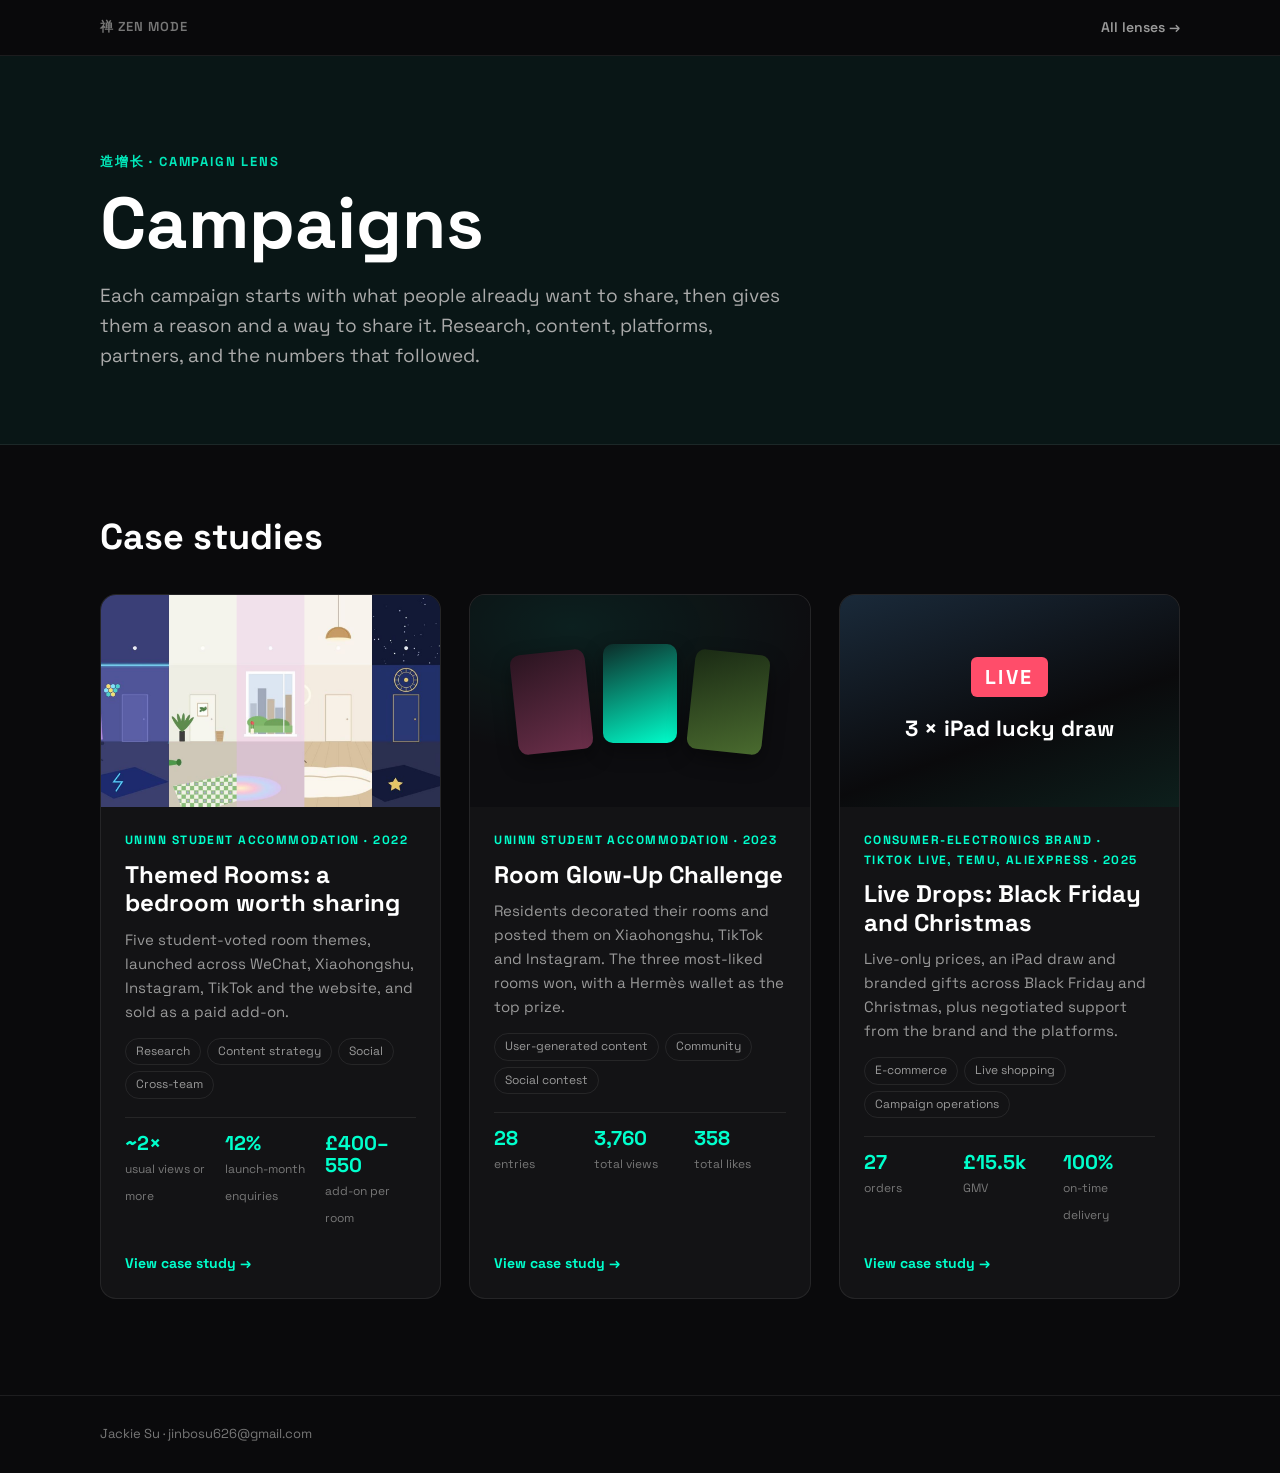
<file: campaign-lens/index.html>
<!doctype html>
<html lang="en"><head><meta charset="utf-8"><meta name="viewport" content="width=device-width, initial-scale=1">
<title>Campaign Lens · Jackie Su</title>
<meta name="description" content="Campaign case studies by Jackie Su: research, content, multi-platform social and measurable results.">
<link rel="icon" type="image/svg+xml" href="../favicon.svg">
<link rel="preconnect" href="https://fonts.googleapis.com">
<link rel="stylesheet" href="https://fonts.googleapis.com/css2?family=Space+Grotesk:wght@300;400;500;700&family=Instrument+Serif&display=swap">
<style>
:root{--bg:#0a0a0c;--surface:rgba(255,255,255,.04);--ink:#e0e0e0;--muted:#999;--soft:#777;--line:rgba(255,255,255,.08);--accent:#00ffcc;--accent-soft:rgba(0,255,204,.55);--accent-ink:#0a0a0c;--night:rgba(0,255,204,.05);--night-ink:#fff;--night-muted:#aaa;--serif:'Instrument Serif',Georgia,serif;--sans:'Space Grotesk','Helvetica Neue',Arial,sans-serif}
*{box-sizing:border-box}
body{margin:0;background:var(--bg);color:var(--ink);font-family:var(--sans);font-size:17px;line-height:1.6}
.wrap{max-width:1120px;margin:0 auto;padding-left:max(20px,env(safe-area-inset-left,0px));padding-right:max(20px,env(safe-area-inset-right,0px))}
a{color:inherit}
.top{position:sticky;top:0;z-index:10;height:56px;background:color-mix(in srgb,var(--bg) 88%,transparent);backdrop-filter:blur(10px);-webkit-backdrop-filter:blur(10px);border-bottom:1px solid var(--line)}
.top .wrap{height:100%;display:flex;align-items:center;justify-content:space-between}
.top a{text-decoration:none;font-weight:600;font-size:14px;color:var(--muted)}
.top a:hover{color:var(--accent)}
.brand{font-family:var(--sans)!important;font-weight:600!important;font-size:13px!important;letter-spacing:1px;text-transform:uppercase;color:var(--soft)!important}
.brand:hover{color:var(--accent)!important}
header{background:var(--night);border-bottom:1px solid var(--line);color:var(--night-ink);padding:96px 0 72px}
.eyebrow{font-size:13px;font-weight:700;letter-spacing:.14em;text-transform:uppercase;color:var(--accent);opacity:.9;margin:0 0 12px}
h1{font-weight:700;font-size:clamp(40px,7vw,72px);line-height:1.08;margin:0;color:#fff}
header p.lede{color:var(--night-muted);font-size:19px;max-width:58ch;margin:18px 0 0}
main{padding:64px 0 96px}
h2{font-weight:700;font-size:clamp(26px,3.5vw,36px);margin:0 0 28px;color:#fff}
.cases{display:grid;grid-template-columns:repeat(auto-fit,minmax(min(100%,340px),1fr));gap:28px}
.case{display:flex;flex-direction:column;background:var(--surface);border:1px solid var(--line);border-radius:16px;overflow:hidden;text-decoration:none;transition:transform .25s ease,box-shadow .25s ease,border-color .25s ease}
.case:hover{transform:translateY(-6px);box-shadow:0 16px 36px rgba(0,0,0,.4);border-color:var(--accent-soft)}
.case .pic{overflow:hidden;aspect-ratio:16/10;background:var(--night)}
.case .pic img{width:100%;height:100%;object-fit:cover;display:block;transition:transform .6s ease}
.case:hover .pic img{transform:scale(1.06)}
.case .body{padding:24px;display:flex;flex-direction:column;gap:10px;flex:1}
.meta{font-size:12px;font-weight:700;letter-spacing:.12em;text-transform:uppercase;color:var(--accent)}
.case h3{font-weight:700;font-size:24px;line-height:1.2;margin:0;color:#fff}
.case p{margin:0;color:var(--muted);font-size:15px}
.tags{display:flex;flex-wrap:wrap;gap:6px;margin-top:4px}
.tags span{font-size:12px;padding:3px 10px;border-radius:999px;border:1px solid var(--line);color:var(--muted)}
.nums{display:grid;grid-template-columns:repeat(3,1fr);gap:8px;margin-top:8px;padding-top:14px;border-top:1px solid var(--line)}
.nums b{display:block;font-weight:700;font-size:20px;color:var(--accent);line-height:1.1}
.nums span{font-size:12px;color:var(--soft)}
.go{margin-top:auto;padding-top:12px;font-weight:700;font-size:14px;color:var(--accent)}
.go i{font-style:normal;display:inline-block;transition:transform .25s}
.case:hover .go i{transform:translateX(5px)}
.art{position:relative;display:flex;align-items:center;justify-content:center;gap:14px}
.case .pic.art-glow{background:radial-gradient(120% 100% at 30% 15%,rgba(0,255,204,.08),transparent 60%),#0d0d10}
.art-glow span{width:22%;aspect-ratio:3/4;border-radius:10px;background:#fff;box-shadow:0 8px 20px rgba(0,0,0,.4);transition:transform .5s}
.art-glow span:nth-child(1){background:linear-gradient(160deg,#2a1420,#6b2f4a);transform:rotate(-6deg)}
.art-glow span:nth-child(2){background:linear-gradient(160deg,#0d2b28,#00ffcc);transform:translateY(-8px)}
.art-glow span:nth-child(3){background:linear-gradient(160deg,#1a2a14,#4a6b2f);transform:rotate(6deg)}
.case:hover .art-glow span{transform:none}
.case .pic.art-live{flex-direction:column;background:linear-gradient(160deg,#1a2a3a 0%,#0a0a0c 60%,#0d1f1c 100%);color:#fff}
.art-live b{background:#ff4d6a;padding:4px 14px;border-radius:6px;letter-spacing:.12em;font-size:20px;transition:transform .4s}
.art-live em{font-style:normal;font-weight:700;font-size:22px}
.case:hover .art-live b{transform:scale(1.12)}
.soon{border-style:dashed;justify-content:center;align-items:center;text-align:center;min-height:320px;padding:32px;cursor:default}
.soon:hover{transform:none;box-shadow:none;border-color:var(--line)}
.soon h3{font-size:22px;color:var(--soft)}
.case:focus-visible,.top a:focus-visible{outline:2px solid var(--accent);outline-offset:3px}
footer{border-top:1px solid var(--line);padding:28px 0;font-size:13px;color:var(--soft)}
@media (prefers-reduced-motion:reduce){*{transition:none!important}}
</style>
</head><body>
<nav class="top" aria-label="Site"><div class="wrap"><a class="brand" href="https://zen-mode-jsu.netlify.app/">禅 Zen Mode</a><a href="https://zen-mode-jsu.netlify.app/#artifacts">All lenses →</a></div></nav>
<header><div class="wrap">
  <p class="eyebrow">造增长 · Campaign Lens</p>
  <h1>Campaigns</h1>
  <p class="lede">Each campaign starts with what people already want to share, then gives them a reason and a way to share it. Research, content, platforms, partners, and the numbers that followed.</p>
</div></header>
<main><div class="wrap">
  <h2>Case studies</h2>
  <div class="cases">
    <a class="case" href="themed-rooms/">
      <div class="pic"><img src="img/themed-rooms-cover.jpg" alt="Five themed student rooms: Gaming, Aesthetic, Wonderland, Instagram and Zodiac"></div>
      <div class="body">
        <span class="meta">UNINN Student Accommodation · 2022</span>
        <h3>Themed Rooms: a bedroom worth sharing</h3>
        <p>Five student-voted room themes, launched across WeChat, Xiaohongshu, Instagram, TikTok and the website, and sold as a paid add-on.</p>
        <div class="tags"><span>Research</span><span>Content strategy</span><span>Social</span><span>Cross-team</span></div>
        <div class="nums"><div><b>~2×</b><span>usual views or more</span></div><div><b>12%</b><span>launch-month enquiries</span></div><div><b>£400–550</b><span>add-on per room</span></div></div>
        <span class="go">View case study <i>→</i></span>
      </div>
    </a>
    <a class="case" href="room-glow-up/">
      <div class="pic art art-glow" aria-hidden="true"><span></span><span></span><span></span></div>
      <div class="body">
        <span class="meta">UNINN Student Accommodation · 2023</span>
        <h3>Room Glow-Up Challenge</h3>
        <p>Residents decorated their rooms and posted them on Xiaohongshu, TikTok and Instagram. The three most-liked rooms won, with a Hermès wallet as the top prize.</p>
        <div class="tags"><span>User-generated content</span><span>Community</span><span>Social contest</span></div>
        <div class="nums"><div><b>28</b><span>entries</span></div><div><b>3,760</b><span>total views</span></div><div><b>358</b><span>total likes</span></div></div>
        <span class="go">View case study <i>→</i></span>
      </div>
    </a>
    <a class="case" href="live-drops/">
      <div class="pic art art-live" aria-hidden="true"><b>LIVE</b><em>3 × iPad lucky draw</em></div>
      <div class="body">
        <span class="meta">Consumer-electronics brand · TikTok Live, Temu, AliExpress · 2025</span>
        <h3>Live Drops: Black Friday and Christmas</h3>
        <p>Live-only prices, an iPad draw and branded gifts across Black Friday and Christmas, plus negotiated support from the brand and the platforms.</p>
        <div class="tags"><span>E-commerce</span><span>Live shopping</span><span>Campaign operations</span></div>
        <div class="nums"><div><b>27</b><span>orders</span></div><div><b>£15.5k</b><span>GMV</span></div><div><b>100%</b><span>on-time delivery</span></div></div>
        <span class="go">View case study <i>→</i></span>
      </div>
    </a>
  </div>
</div></main>
<footer><div class="wrap">Jackie Su · jinbosu626@gmail.com</div></footer>
</body></html>
</file>
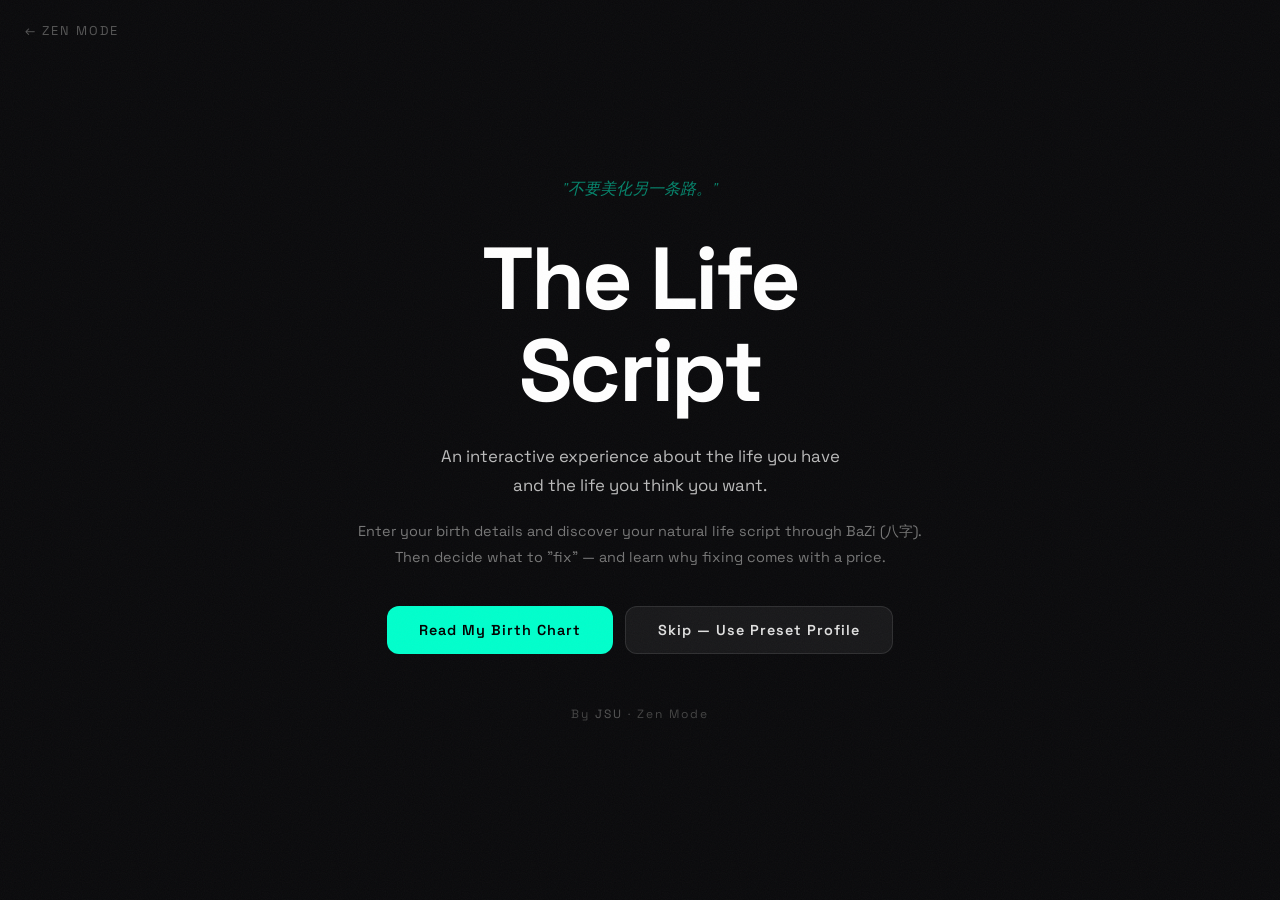
<file: zen-game/index.html>
<!DOCTYPE html>
<html lang="en">
<head>
    <meta charset="UTF-8">
    <meta name="viewport" content="width=device-width, initial-scale=1.0">
    <title>The Life Script — Zen Mode</title>
    <meta name="description" content="An interactive life simulation. Choose an ordinary life, rewrite it into a dream, then watch it unravel. Don't romanticise the road not taken.">
    <link rel="icon" type="image/svg+xml" href="../favicon.svg">
    <link rel="preconnect" href="https://fonts.googleapis.com">
    <link href="https://fonts.googleapis.com/css2?family=Space+Grotesk:wght@300;400;500;700&family=Instrument+Serif&display=swap" rel="stylesheet">
    <link rel="stylesheet" href="style.css">
</head>
<body>
    <div class="grain"></div>
    <a href="../" class="back-link">← Zen Mode</a>
    <div id="game-content"></div>
    <script src="bazi.js"></script>
    <script src="data.js"></script>
    <script src="engine.js"></script>
</body>
</html>
</file>
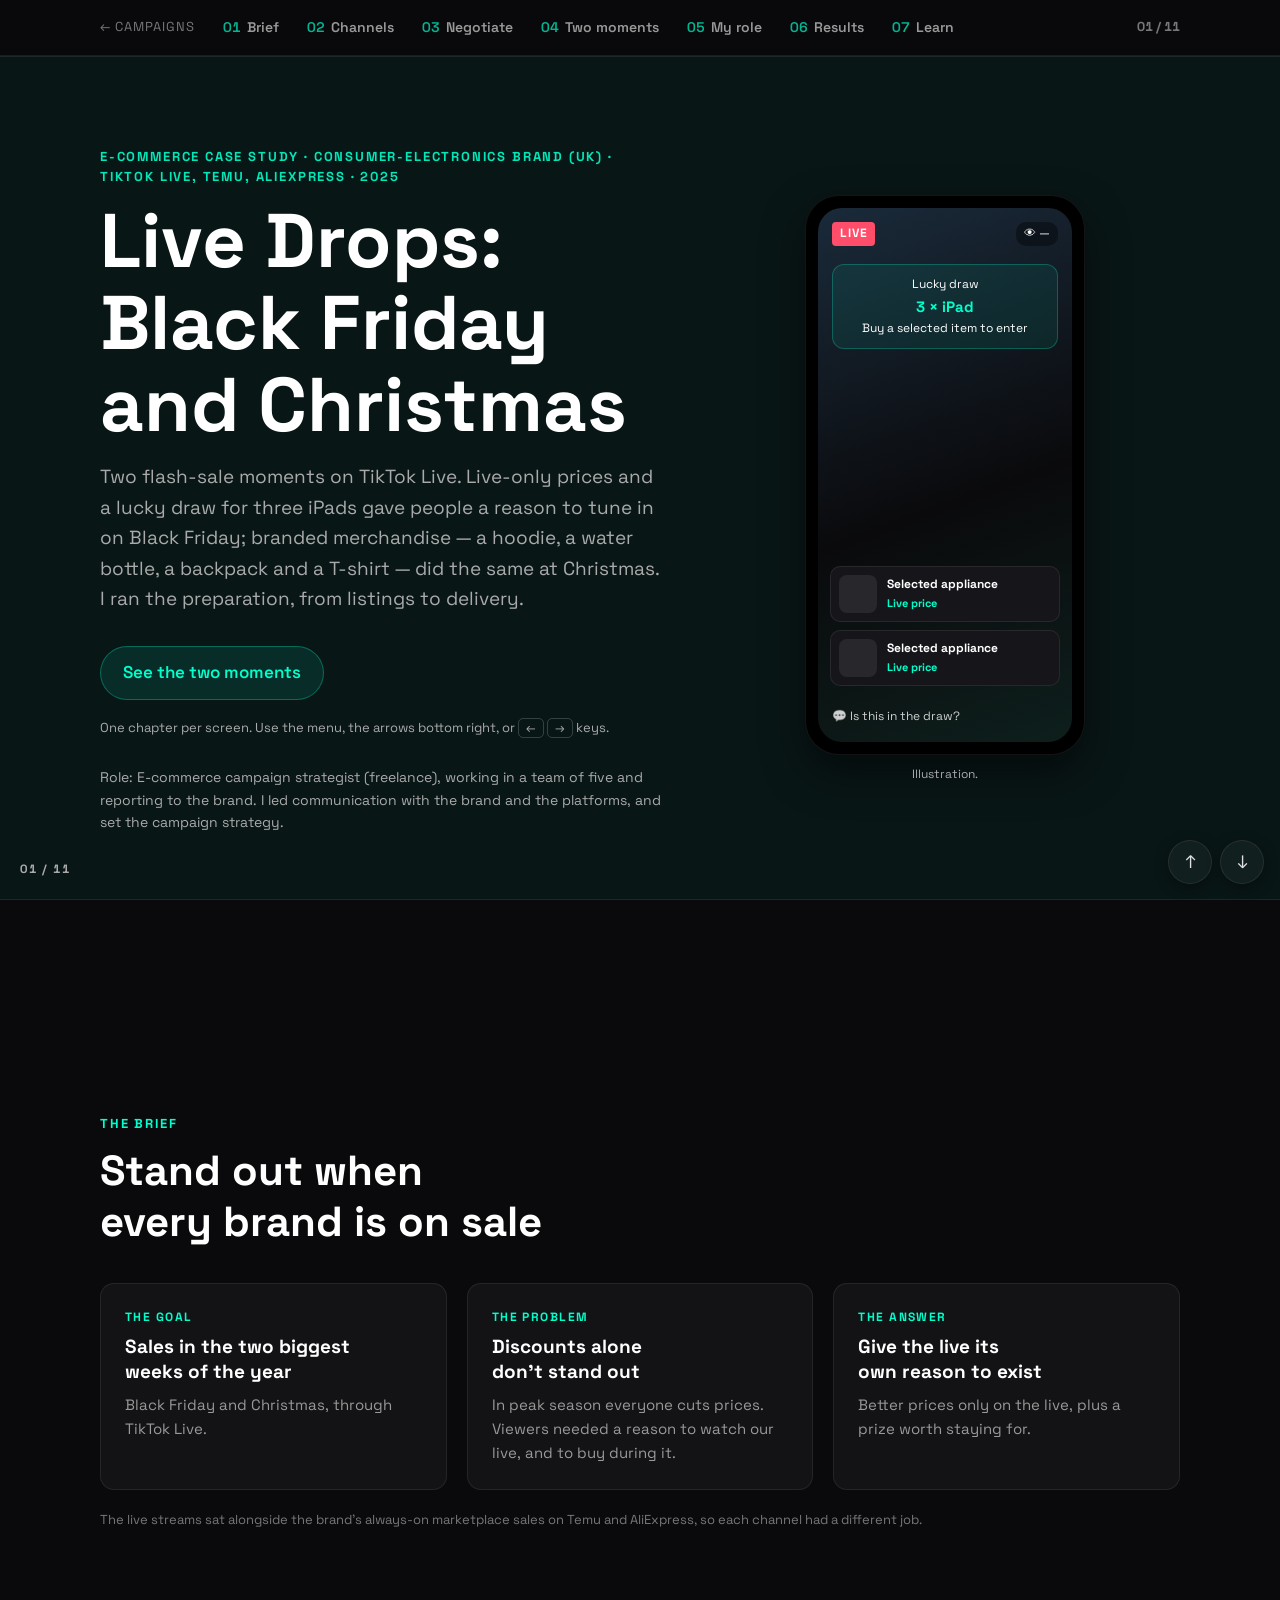
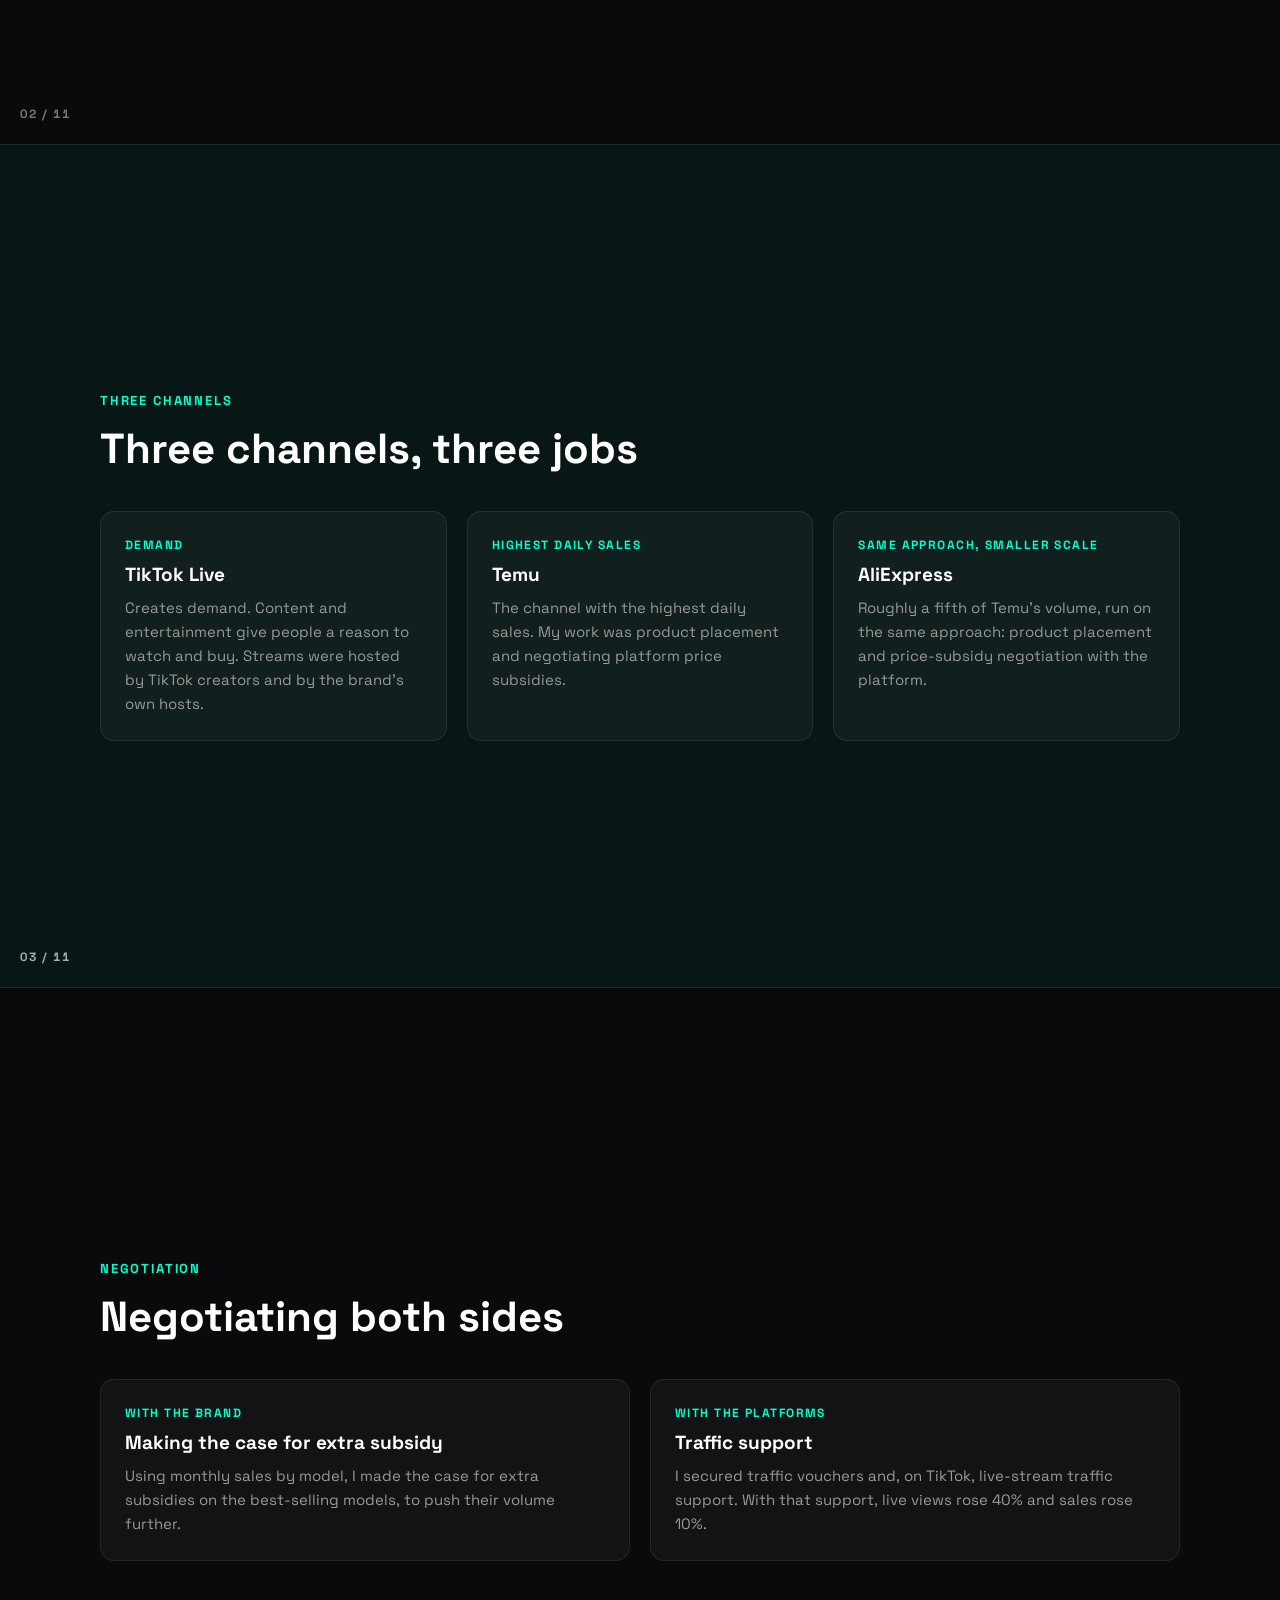
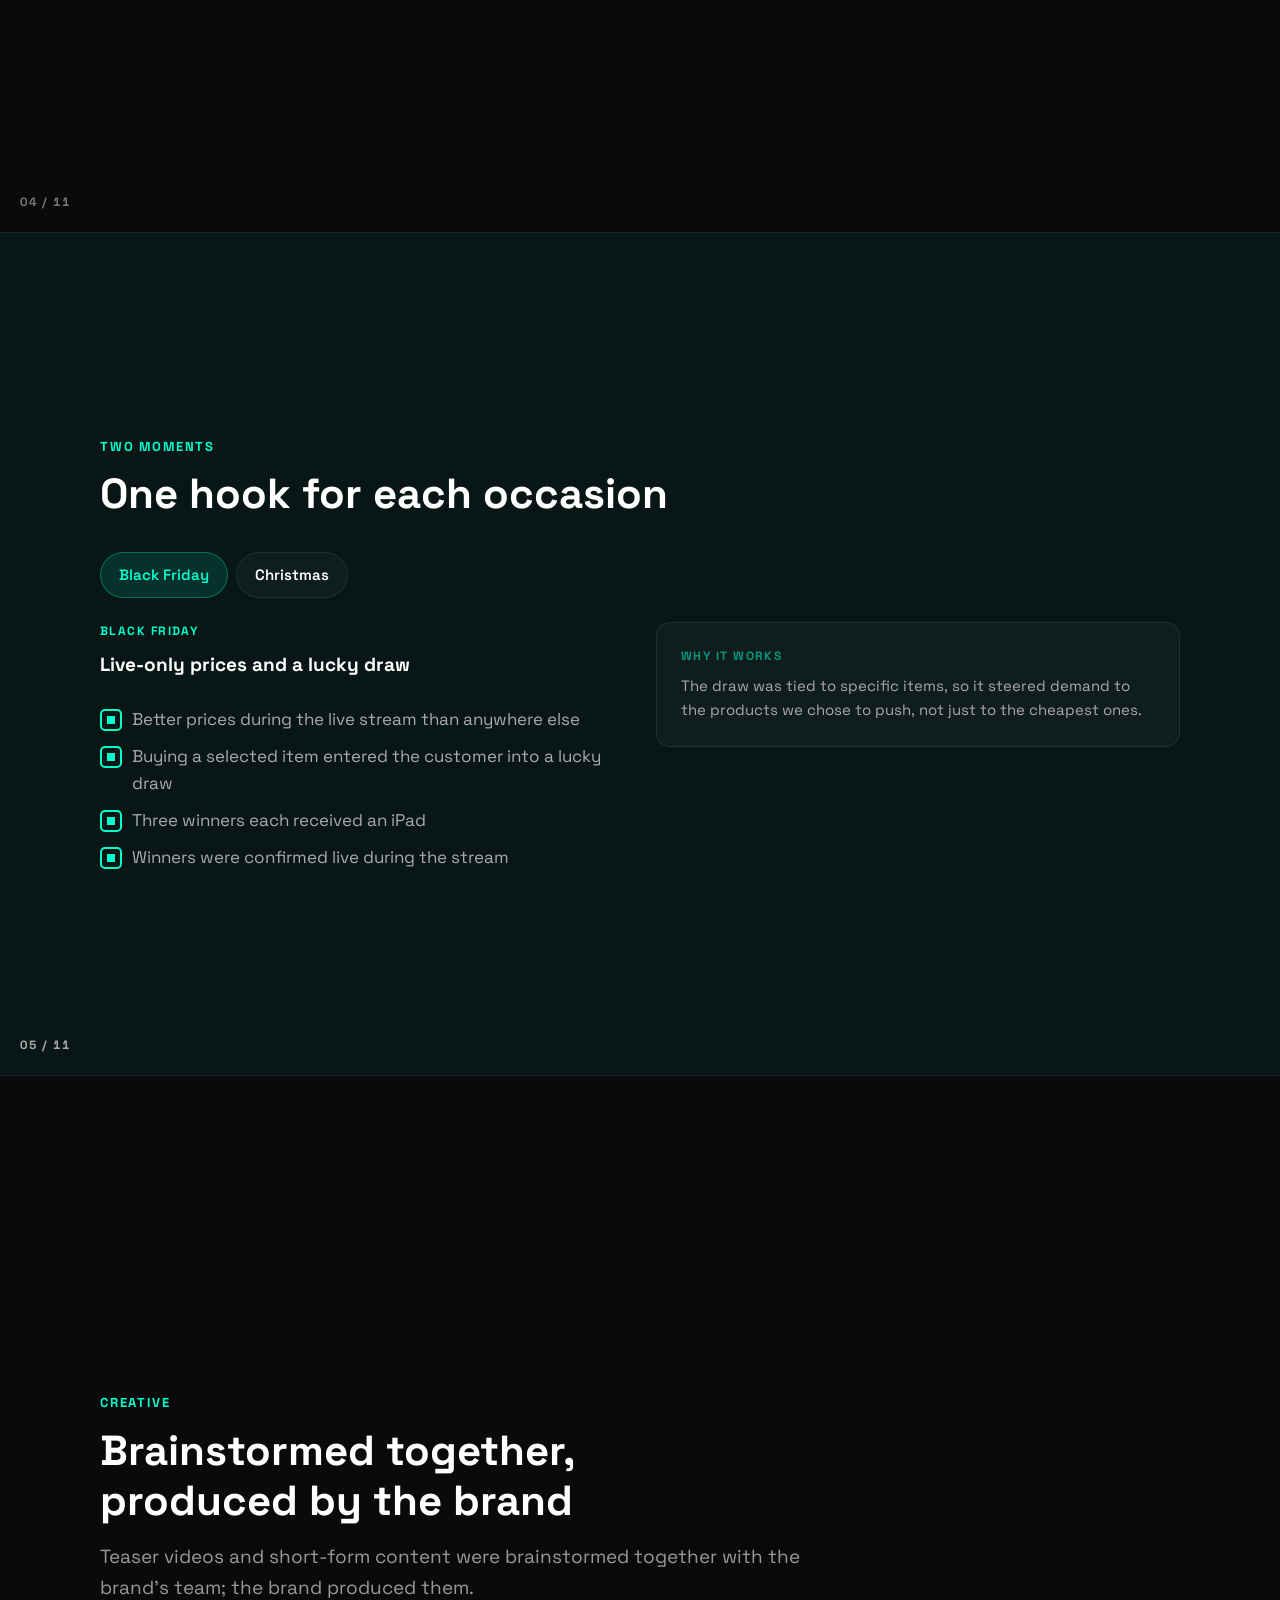
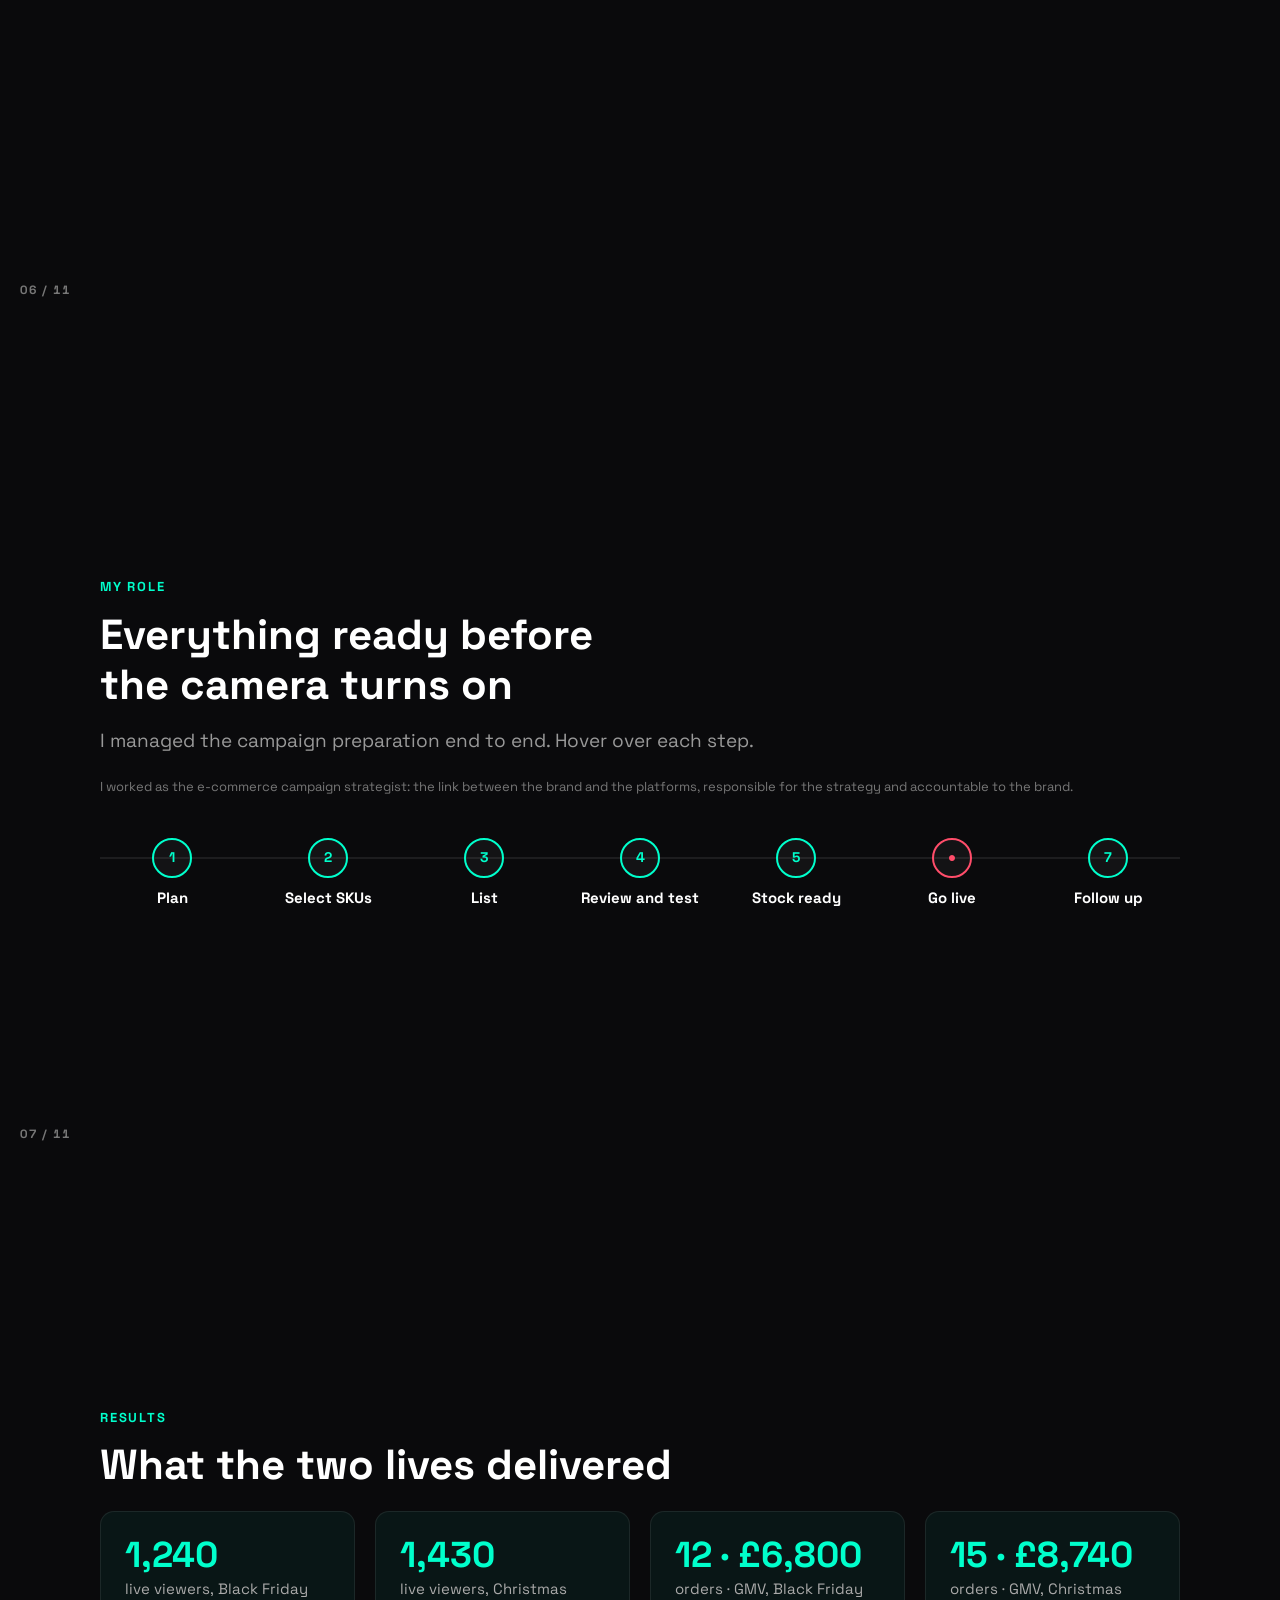
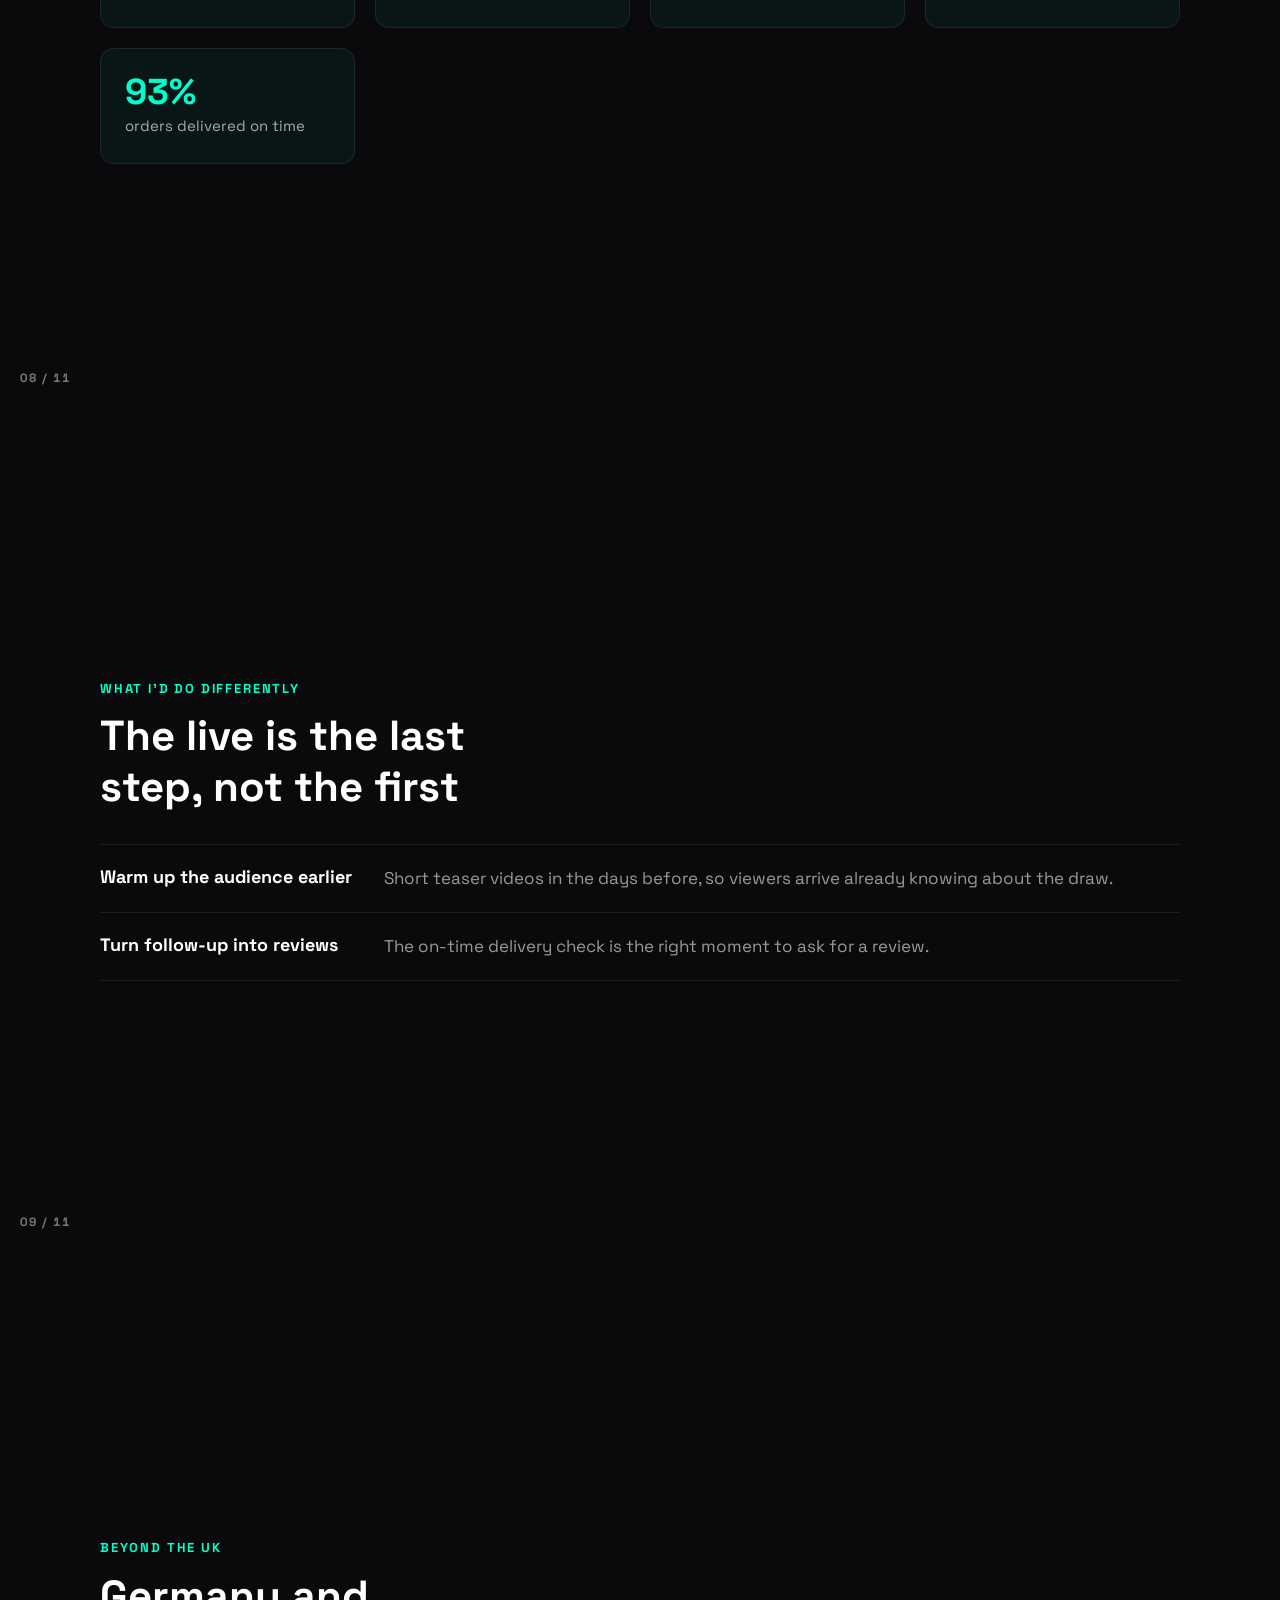
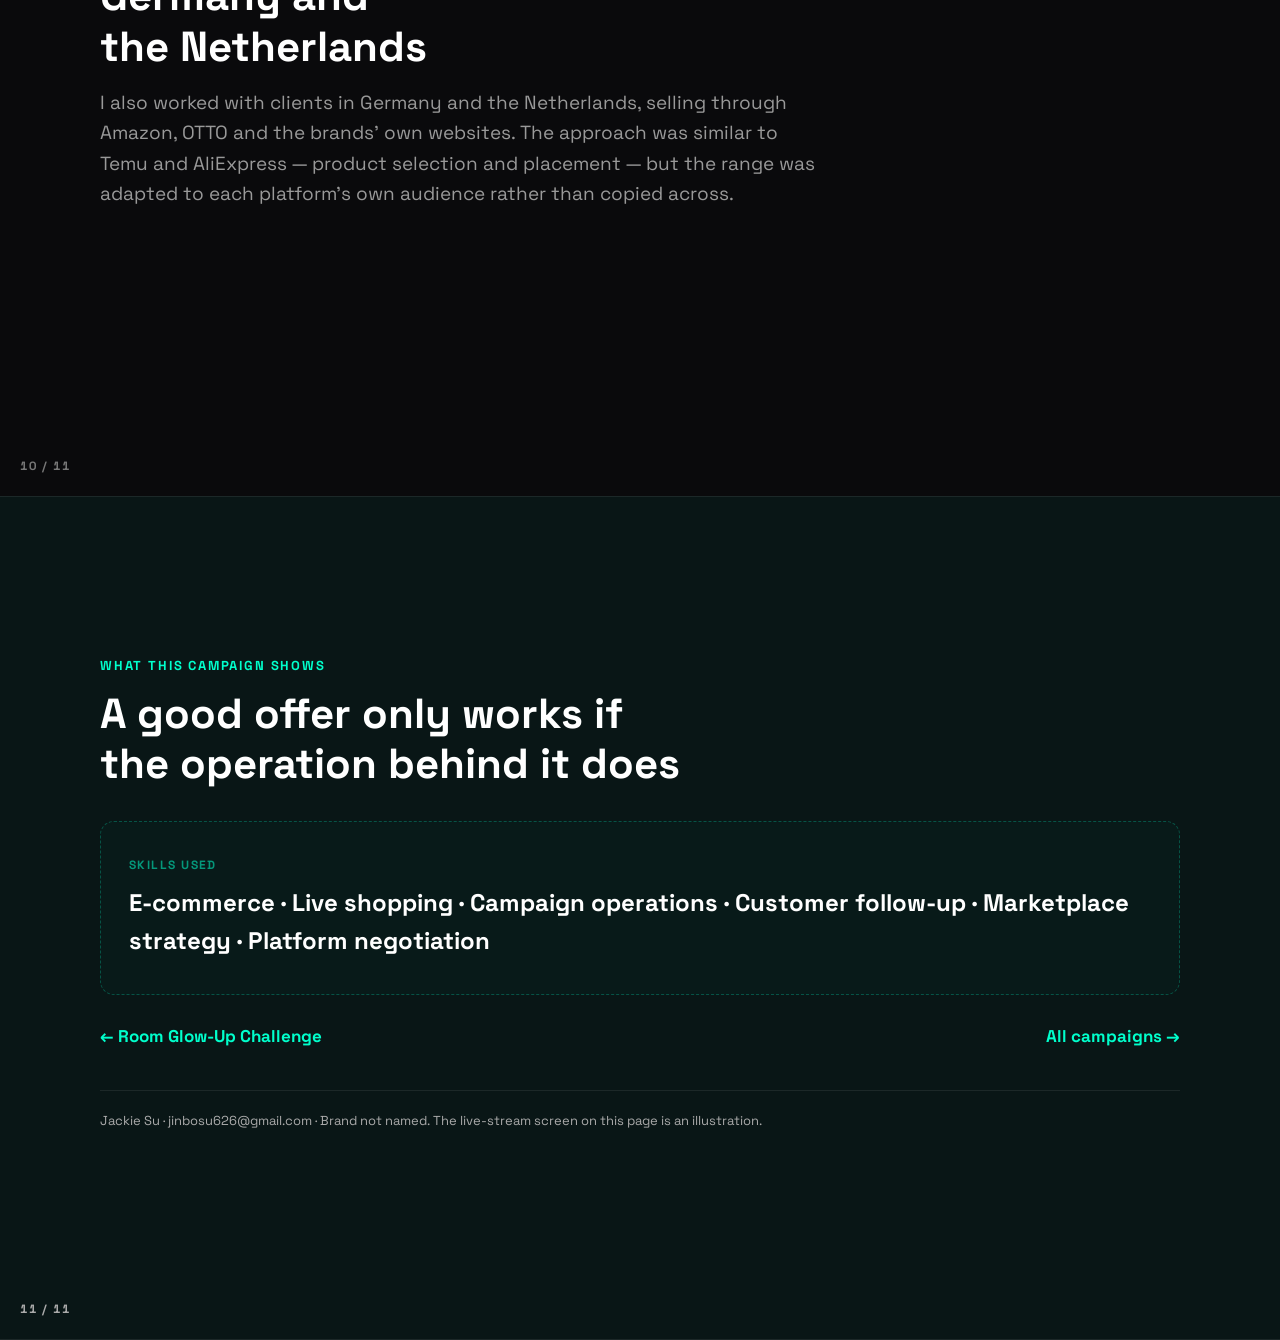
<file: campaign-lens/live-drops/index.html>
<!doctype html>
<html lang="en"><head><meta charset="utf-8"><meta name="viewport" content="width=device-width, initial-scale=1">
<title>Live Drops: Black Friday and Christmas</title>
<meta name="description" content="Live Drops: Black Friday and Christmas flash sales on TikTok Live, Temu and AliExpress for a consumer-electronics brand. Case study by Jackie Su.">
<link rel="icon" type="image/svg+xml" href="../../favicon.svg">
<link rel="preconnect" href="https://fonts.googleapis.com">
<link rel="stylesheet" href="https://fonts.googleapis.com/css2?family=Space+Grotesk:wght@300;400;500;700&family=Instrument+Serif&display=swap">
<link rel="stylesheet" href="../assets/case.css">
</head><body>
<nav class="nav" aria-label="Chapters">
  <div class="wrap">
    <a class="brand" href="../">← Campaigns</a>
    <ol id="chapters">
      <li><a href="#brief" data-ch="problem"><span>01</span>Brief</a></li>
      <li><a href="#channels" data-ch="channels"><span>02</span>Channels</a></li>
      <li><a href="#negotiating" data-ch="negotiating"><span>03</span>Negotiate</a></li>
      <li><a href="#moments" data-ch="build"><span>04</span>Two moments</a></li>
      <li><a href="#role" data-ch="role"><span>05</span>My role</a></li>
      <li><a href="#results" data-ch="prove"><span>06</span>Results</a></li>
      <li><a href="#learn" data-ch="apply"><span>07</span>Learn</a></li>
    </ol>
    <span class="counter" id="counter"></span>
  </div>
  <div class="progress" id="progress"></div>
</nav>
<div class="pager"><button id="prev" aria-label="Previous section">↑</button><button id="next" aria-label="Next section">↓</button></div>

<section class="band hero" id="top" data-ch="intro">
  <div class="wrap hero-split">
    <div>
      <p class="eyebrow">E-commerce case study · Consumer-electronics brand (UK) · TikTok Live, Temu, AliExpress · 2025</p>
      <h1>Live Drops: Black Friday and Christmas</h1>
      <p class="lede">Two flash-sale moments on TikTok Live. Live-only prices and a lucky draw for three iPads gave people a reason to tune in on Black Friday; branded merchandise — a hoodie, a water bottle, a backpack and a T-shirt — did the same at Christmas. I ran the preparation, from listings to delivery.</p>
      <a class="go" href="#moments">See the two moments</a>
      <p class="hint-keys">One chapter per screen. Use the menu, the arrows bottom right, or <kbd>←</kbd> <kbd>→</kbd> keys.</p>
      <p class="meta">Role: E-commerce campaign strategist (freelance), working in a team of five and reporting to the brand. I led communication with the brand and the platforms, and set the campaign strategy.</p>
    </div>
    <div>
      <div class="phone" aria-hidden="true"><div class="screen">
        <span class="live">LIVE</span><span class="viewers">👁 —</span>
        <div class="draw">Lucky draw<b>3 × iPad</b>Buy a selected item to enter</div>
        <div class="cards">
          <div class="pcard"><i></i><div><b>Selected appliance</b><span>Live price</span></div></div>
          <div class="pcard"><i></i><div><b>Selected appliance</b><span>Live price</span></div></div>
        </div>
        <div class="chat">💬 Is this in the draw?</div>
      </div></div>
      <p class="illus-note" style="text-align:center">Illustration.</p>
    </div>
  </div>
</section>

<section id="brief" data-ch="problem">
  <div class="wrap">
    <p class="eyebrow">The brief</p>
    <h2>Stand out when every brand is on sale</h2>
    <div class="grid g3">
      <div class="card"><span class="tag">The goal</span><h3>Sales in the two biggest weeks of the year</h3><p>Black Friday and Christmas, through TikTok Live.</p></div>
      <div class="card"><span class="tag">The problem</span><h3>Discounts alone don't stand out</h3><p>In peak season everyone cuts prices. Viewers needed a reason to watch our live, and to buy during it.</p></div>
      <div class="card"><span class="tag">The answer</span><h3>Give the live its own reason to exist</h3><p>Better prices only on the live, plus a prize worth staying for.</p></div>
    </div>
    <p class="note">The live streams sat alongside the brand's always-on marketplace sales on Temu and AliExpress, so each channel had a different job.</p>
  </div>
</section>

<section class="band" id="channels" data-ch="channels">
  <div class="wrap">
    <p class="eyebrow">Three channels</p>
    <h2>Three channels, three jobs</h2>
    <div class="grid g3">
      <div class="card"><span class="tag">Demand</span><h3>TikTok Live</h3><p>Creates demand. Content and entertainment give people a reason to watch and buy. Streams were hosted by TikTok creators and by the brand's own hosts.</p></div>
      <div class="card"><span class="tag">Highest daily sales</span><h3>Temu</h3><p>The channel with the highest daily sales. My work was product placement and negotiating platform price subsidies.</p></div>
      <div class="card"><span class="tag">Same approach, smaller scale</span><h3>AliExpress</h3><p>Roughly a fifth of Temu's volume, run on the same approach: product placement and price-subsidy negotiation with the platform.</p></div>
    </div>
  </div>
</section>

<section id="negotiating" data-ch="negotiating">
  <div class="wrap">
    <p class="eyebrow">Negotiation</p>
    <h2>Negotiating both sides</h2>
    <div class="grid g3">
      <div class="card"><span class="tag">With the brand</span><h3>Making the case for extra subsidy</h3><p>Using monthly sales by model, I made the case for extra subsidies on the best-selling models, to push their volume further.</p></div>
      <div class="card"><span class="tag">With the platforms</span><h3>Traffic support</h3><p>I secured traffic vouchers and, on TikTok, live-stream traffic support. With that support, live views rose 40% and sales rose 10%.</p></div>
    </div>
  </div>
</section>

<section class="band" id="moments" data-ch="build">
  <div class="wrap">
    <p class="eyebrow">Two moments</p>
    <h2>One hook for each occasion</h2>
    <div class="tabs" role="tablist" aria-label="Moments">
      <button role="tab" id="t-bf" aria-selected="true" aria-controls="p-bf">Black Friday</button>
      <button role="tab" id="t-xmas" aria-selected="false" aria-controls="p-xmas">Christmas</button>
    </div>
    <div class="panel" role="tabpanel" id="p-bf" aria-labelledby="t-bf">
      <div class="copy"><span class="tag">Black Friday</span><h3>Live-only prices and a lucky draw</h3>
        <ul class="checklist">
          <li>Better prices during the live stream than anywhere else</li>
          <li>Buying a selected item entered the customer into a lucky draw</li>
          <li>Three winners each received an iPad</li>
          <li>Winners were confirmed live during the stream</li>
        </ul></div>
      <div class="card" style="background:rgba(255,255,255,.03);border-color:var(--line)"><span class="tag" style="color:var(--accent-soft)">Why it works</span><p style="color:var(--night-muted)">The draw was tied to specific items, so it steered demand to the products we chose to push, not just to the cheapest ones.</p></div>
    </div>
    <div class="panel" role="tabpanel" id="p-xmas" aria-labelledby="t-xmas" hidden>
      <div class="copy"><span class="tag">Christmas</span><h3>Branded merchandise across categories</h3>
        <ul class="checklist">
          <li>Brand items: a hoodie, a water bottle, a backpack and a T-shirt</li>
          <li>Matched to different product categories</li>
          <li>A gift-season reason to buy before Christmas</li>
        </ul></div>
      <div class="card" style="background:rgba(255,255,255,.03);border-color:var(--line)"><span class="tag" style="color:var(--accent-soft)">Why it works</span><p style="color:var(--night-muted)">Branded items keep the brand in the home long after the appliance is unboxed — given as a gift with qualifying purchases, not sold separately.</p></div>
    </div>
  </div>
</section>

<section id="creative" data-ch="build">
  <div class="wrap">
    <p class="eyebrow">Creative</p>
    <h2>Brainstormed together, produced by the brand</h2>
    <p class="lede">Teaser videos and short-form content were brainstormed together with the brand's team; the brand produced them.</p>
  </div>
</section>

<section id="role" data-ch="role">
  <div class="wrap">
    <p class="eyebrow">My role</p>
    <h2>Everything ready before the camera turns on</h2>
    <p class="lede">I managed the campaign preparation end to end. Hover over each step.</p>
    <p class="note">I worked as the e-commerce campaign strategist: the link between the brand and the platforms, responsible for the strategy and accountable to the brand.</p>
    <div class="timeline">
      <div class="tstep" tabindex="0"><span class="dot">1</span><div><h3>Plan</h3><p>Set the mechanics, prizes and schedule for each moment.</p></div></div>
      <div class="tstep" tabindex="0"><span class="dot">2</span><div><h3>Select SKUs</h3><p>Chose the items for live prices and for the lucky draw.</p></div></div>
      <div class="tstep" tabindex="0"><span class="dot">3</span><div><h3>List</h3><p>Arranged the live-stream product listings and running order.</p></div></div>
      <div class="tstep" tabindex="0"><span class="dot">4</span><div><h3>Review and test</h3><p>Checked every listing, price and link before going live.</p></div></div>
      <div class="tstep" tabindex="0"><span class="dot">5</span><div><h3>Stock ready</h3><p>Made sure items and prizes were ready in advance.</p></div></div>
      <div class="tstep live-day" tabindex="0"><span class="dot">●</span><div><h3>Go live</h3><p>Black Friday and Christmas streams.</p></div></div>
      <div class="tstep" tabindex="0"><span class="dot">7</span><div><h3>Follow up</h3><p>Contacted customers afterwards to make sure orders arrived on time.</p></div></div>
    </div>
  </div>
</section>

<section id="results" data-ch="prove">
  <div class="wrap">
    <p class="eyebrow">Results</p>
    <h2>What the two lives delivered</h2>
    <div class="stats">
      <div class="stat"><b>1,240</b><span>live viewers, Black Friday</span></div>
      <div class="stat"><b>1,430</b><span>live viewers, Christmas</span></div>
      <div class="stat"><b>12 · £6,800</b><span>orders · GMV, Black Friday</span></div>
      <div class="stat"><b>15 · £8,740</b><span>orders · GMV, Christmas</span></div>
      <div class="stat"><b>100%</b><span>orders delivered on time</span></div>
    </div>
  </div>
</section>

<section id="learn" data-ch="apply">
  <div class="wrap">
    <p class="eyebrow">What I'd do differently</p>
    <h2>The live is the last step, not the first</h2>
    <div class="rows">
      <div><h3>Warm up the audience earlier</h3><p>Short teaser videos in the days before, so viewers arrive already knowing about the draw.</p></div>
      <div><h3>Turn follow-up into reviews</h3><p>The on-time delivery check is the right moment to ask for a review.</p></div>
    </div>
  </div>
</section>

<section id="beyond" data-ch="apply">
  <div class="wrap">
    <p class="eyebrow">Beyond the UK</p>
    <h2>Germany and the Netherlands</h2>
    <p class="lede">I also worked with clients in Germany and the Netherlands, selling through Amazon, OTTO and the brands' own websites. The approach was similar to Temu and AliExpress — product selection and placement — but the range was adapted to each platform's own audience rather than copied across.</p>
  </div>
</section>

<section class="band" id="takeaways" data-ch="apply">
  <div class="wrap">
    <p class="eyebrow">What this campaign shows</p>
    <h2>A good offer only works if the operation behind it does</h2>
    <div class="idea"><span class="tag" style="color:var(--accent-soft)">Skills used</span><b>E-commerce · Live shopping · Campaign operations · Customer follow-up · Marketplace strategy · Platform negotiation</b></div>
    <div class="casenav"><a href="../room-glow-up/">← Room Glow-Up Challenge</a><a href="../">All campaigns →</a></div>
    <footer class="end"><p>Jackie Su · jinbosu626@gmail.com · Brand not named. The live-stream screen on this page is an illustration.</p></footer>
  </div>
</section>

<script src="../assets/case.js"></script>
</body></html>
</file>
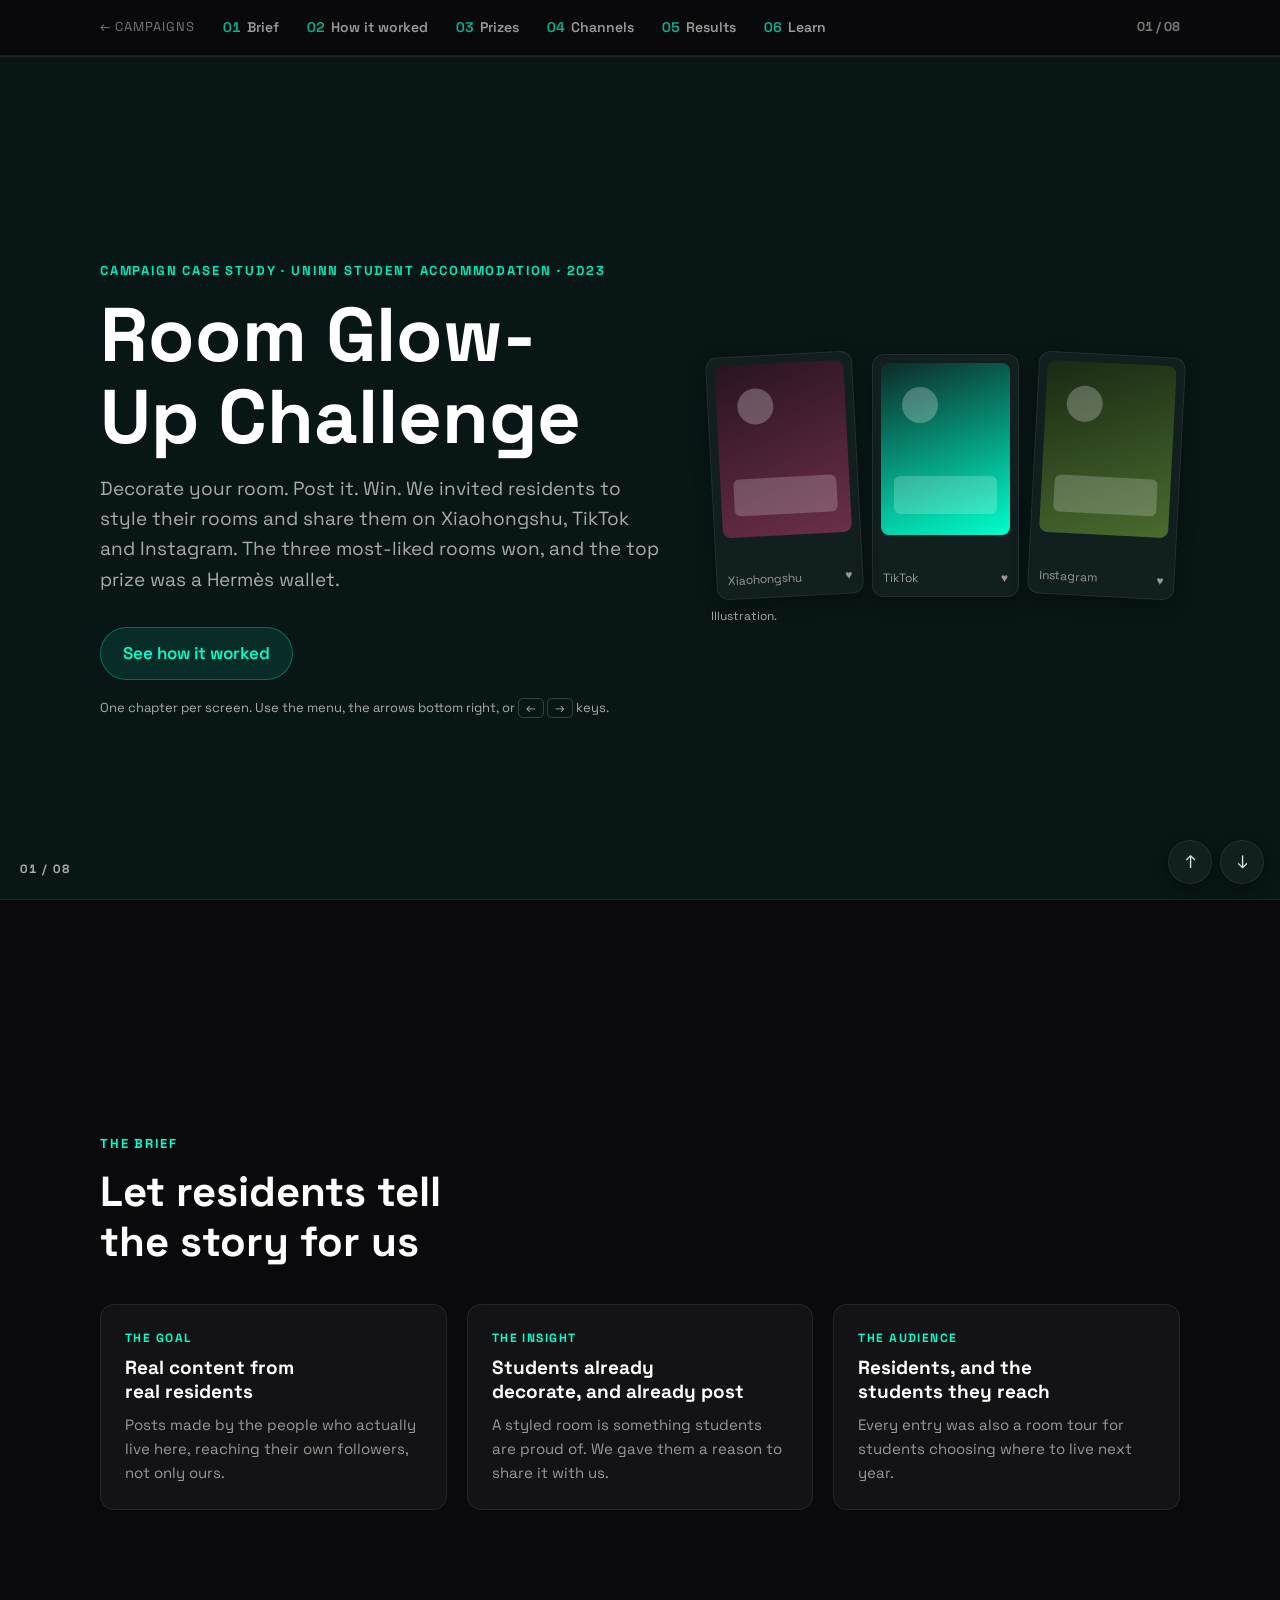
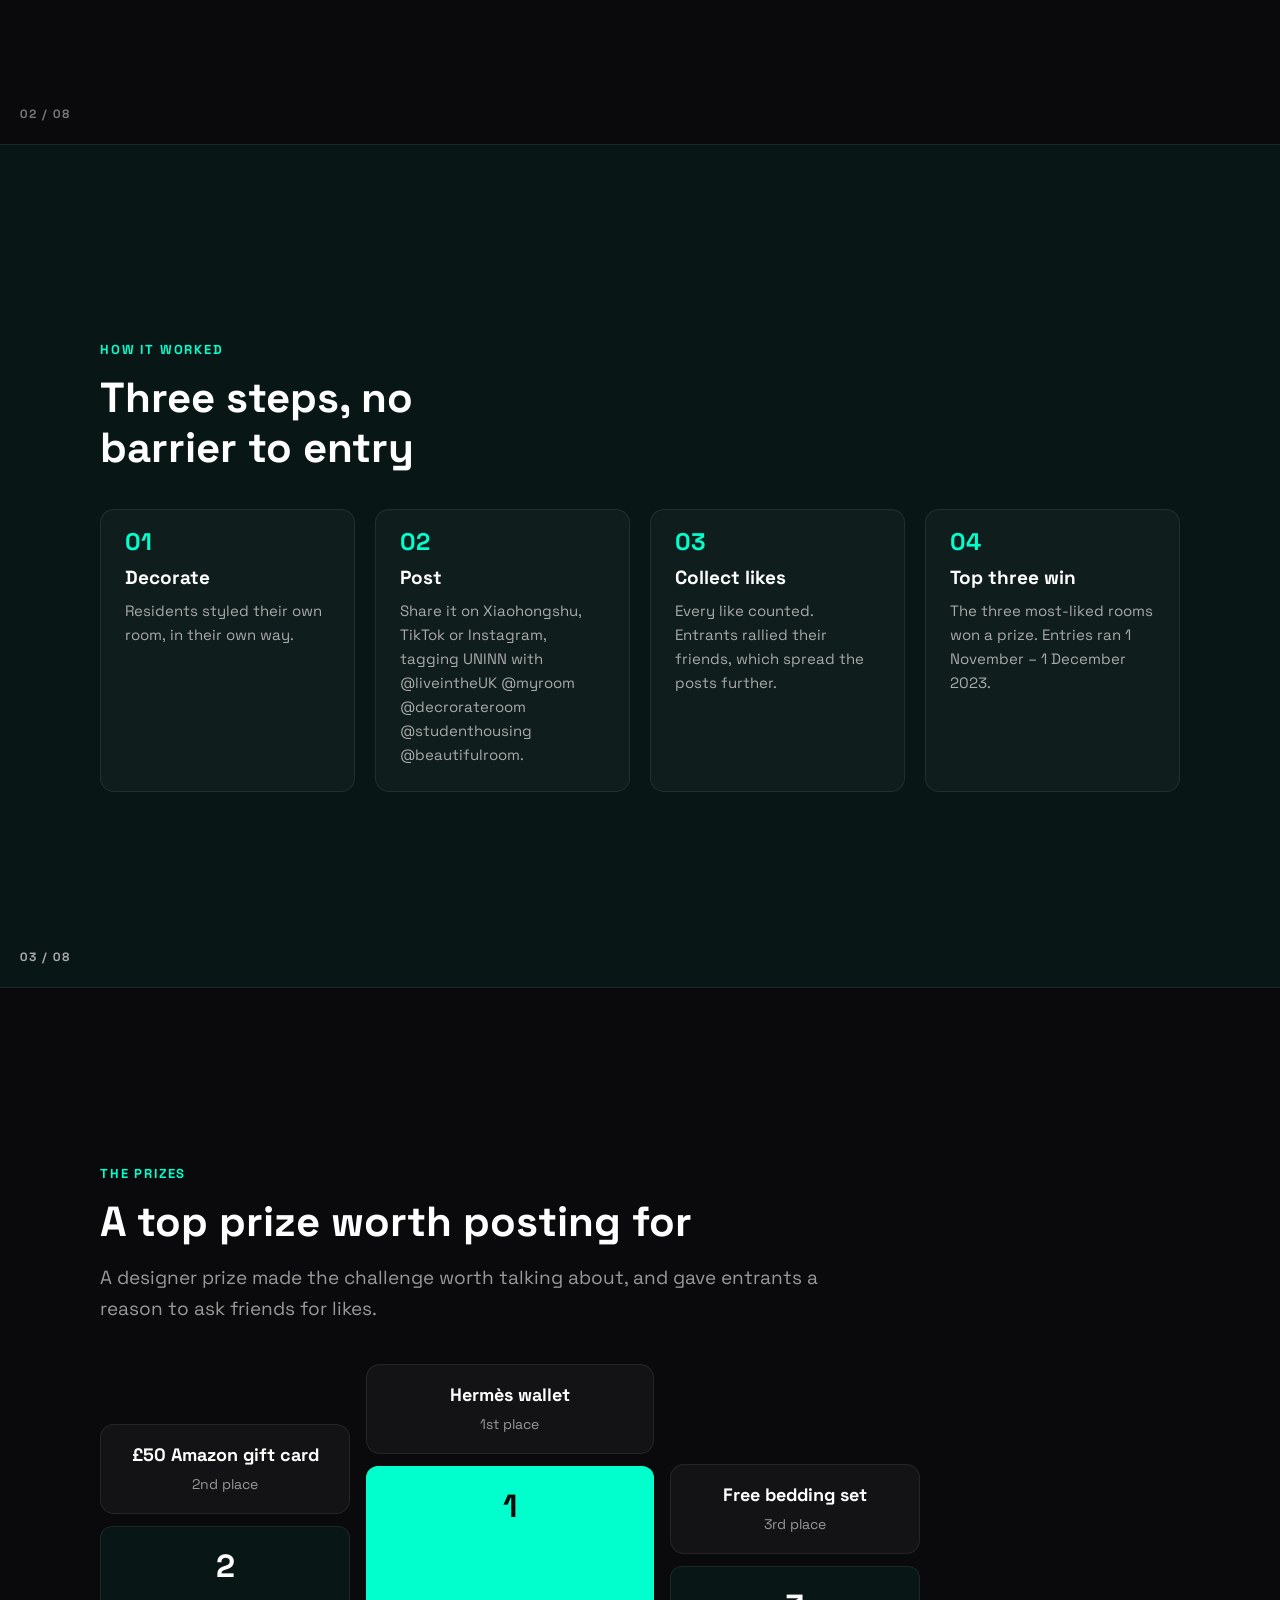
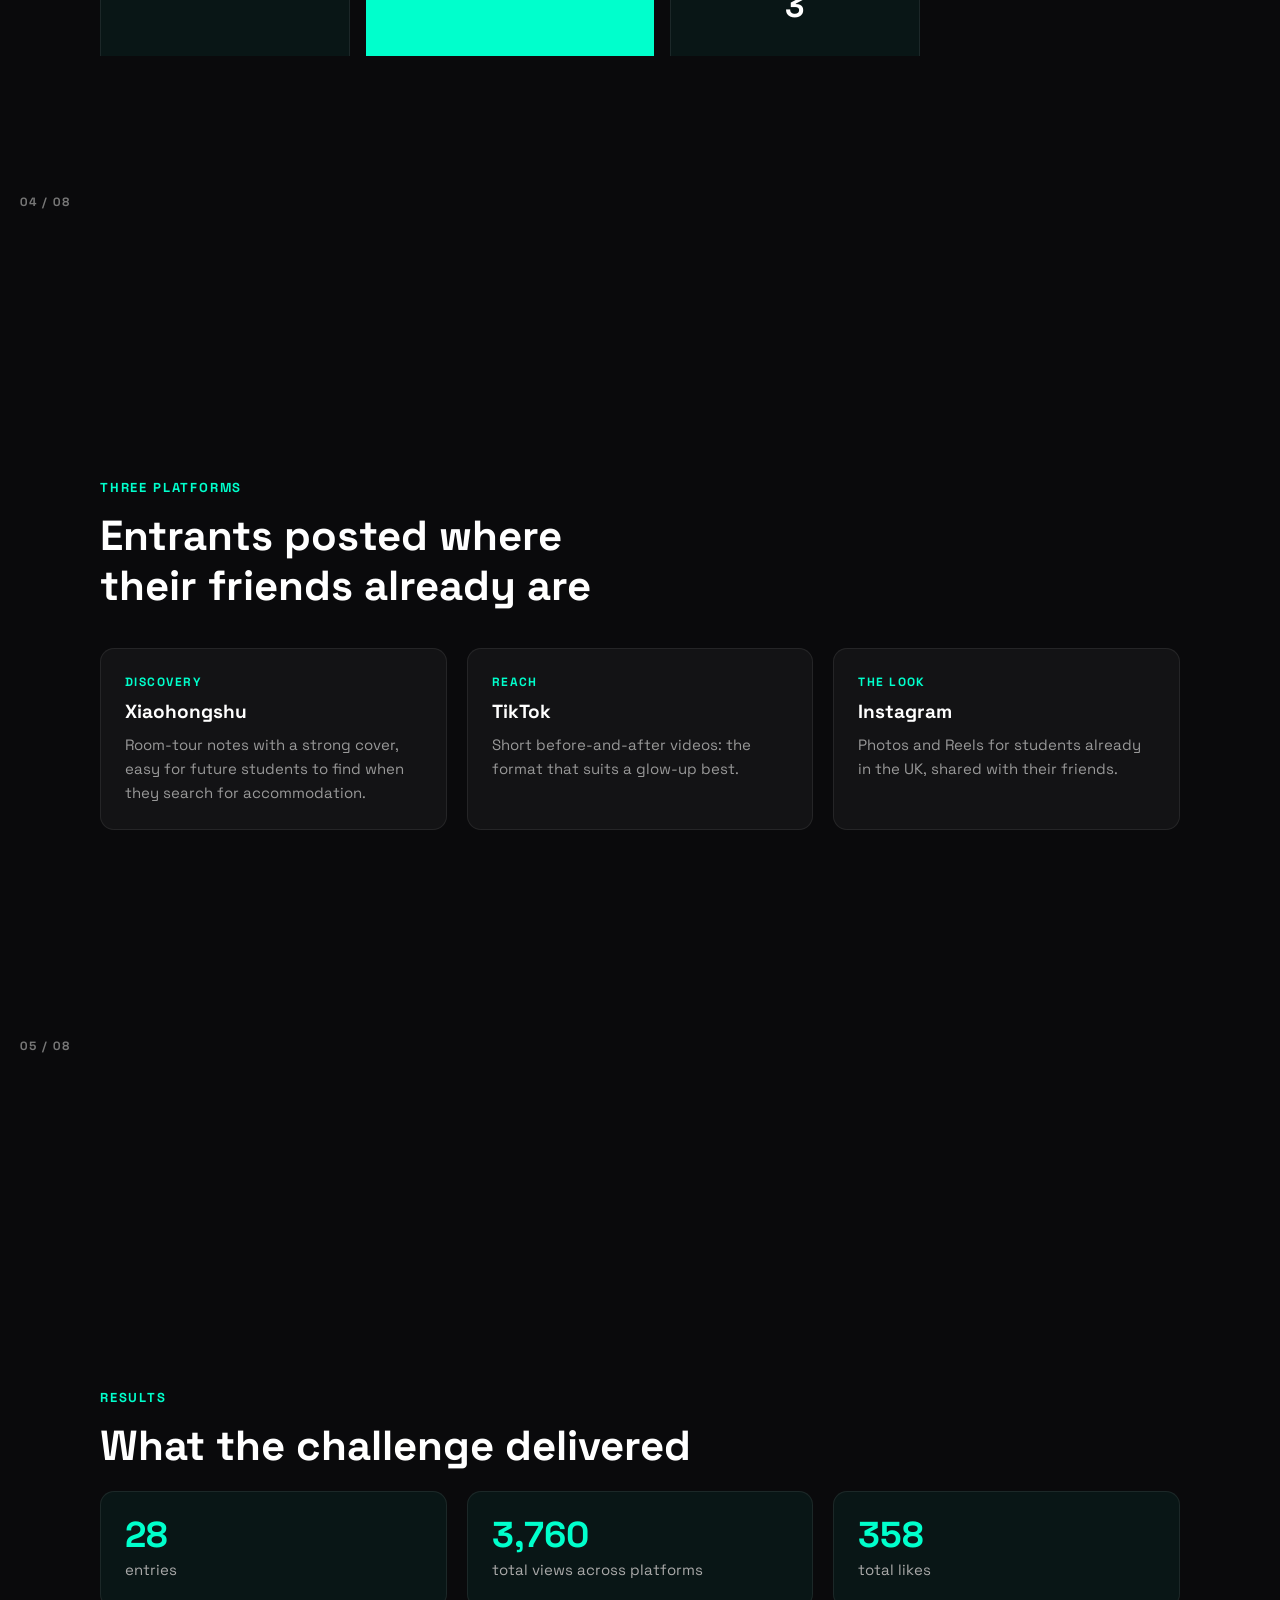
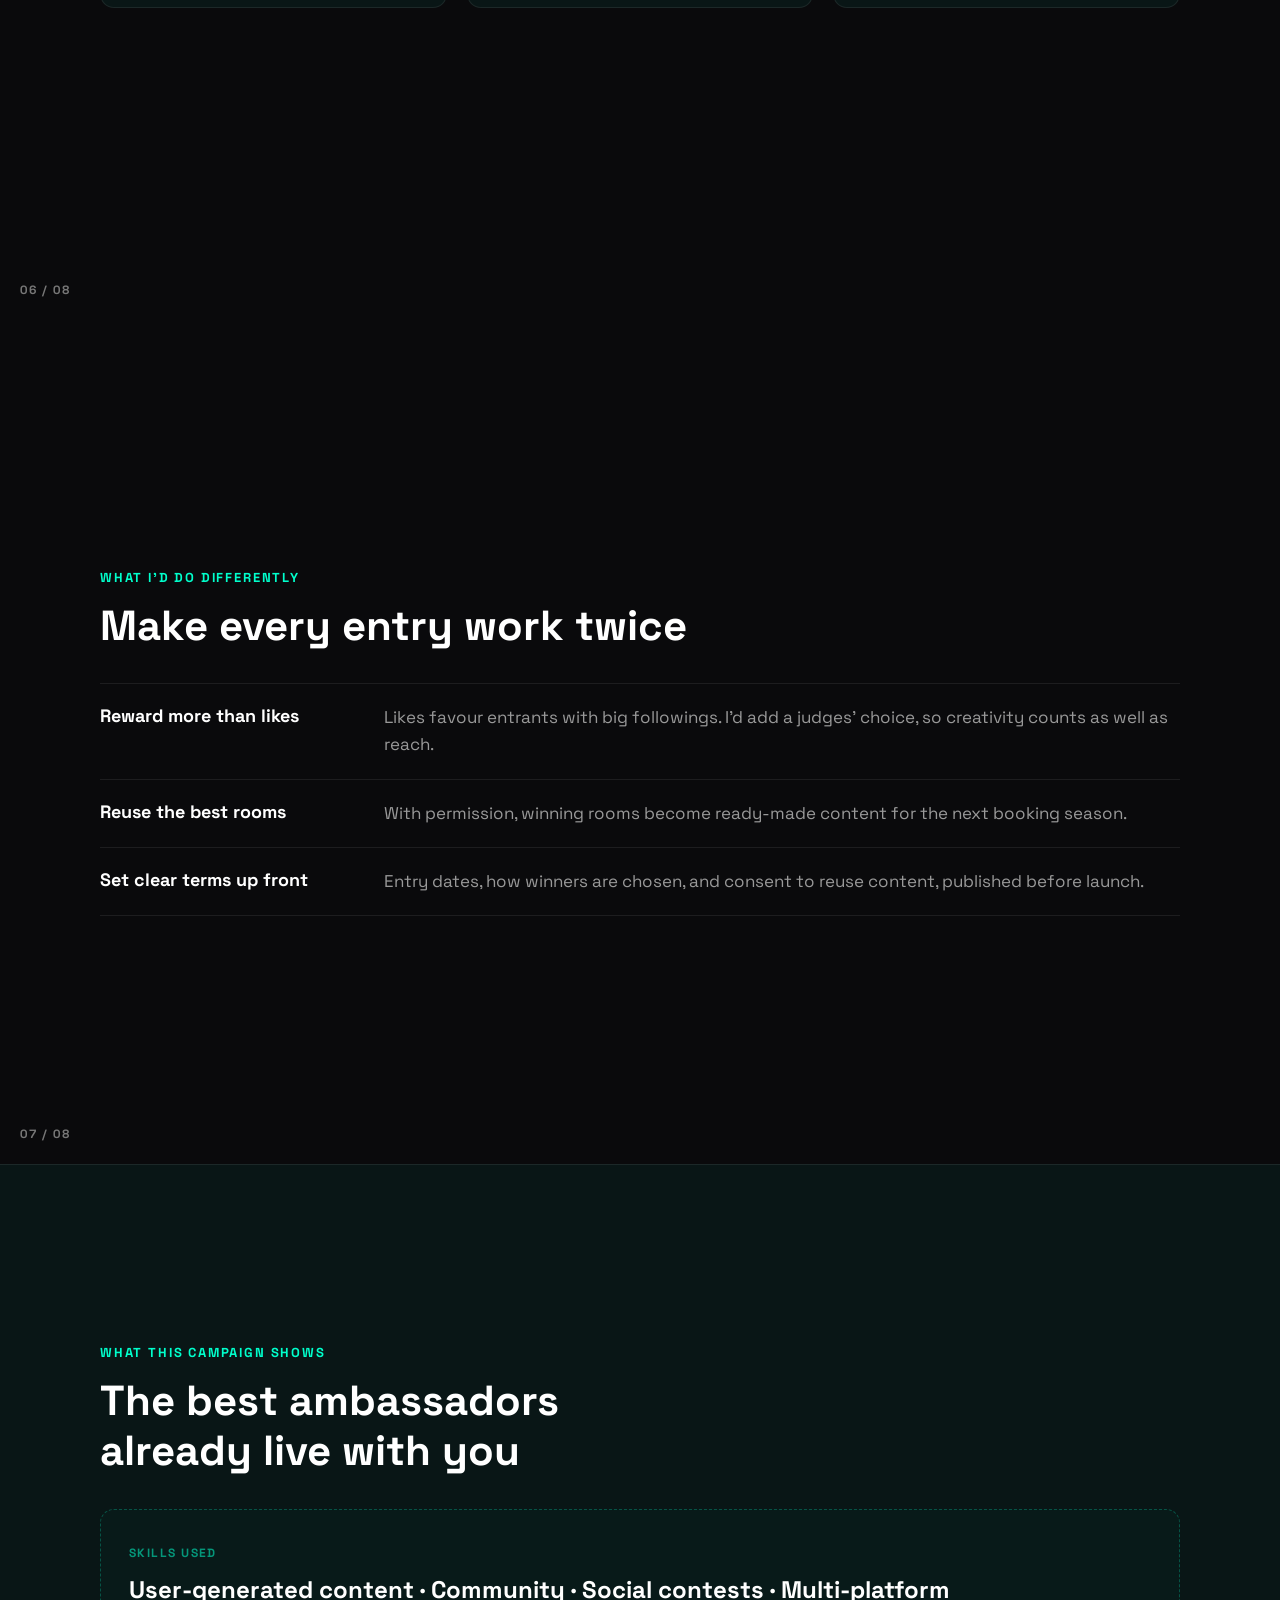
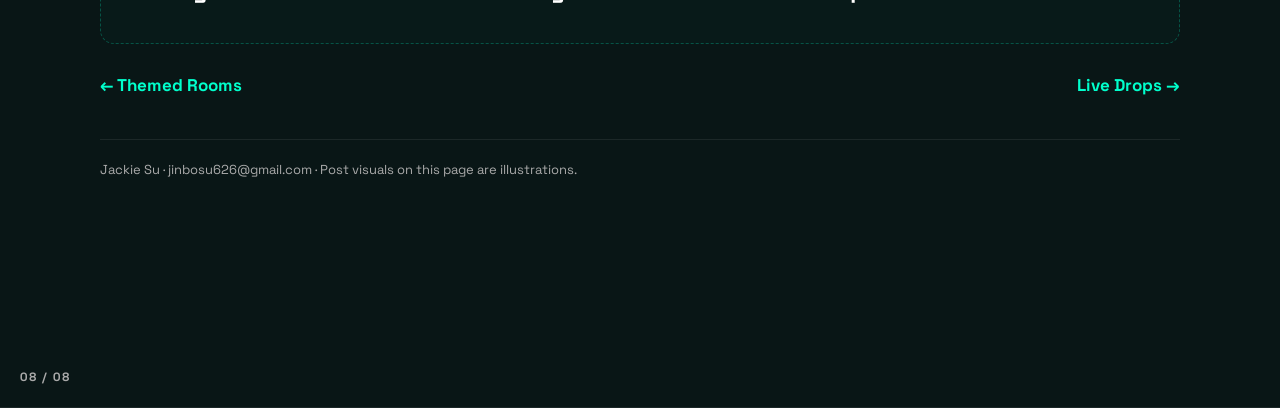
<file: campaign-lens/room-glow-up/index.html>
<!doctype html>
<html lang="en"><head><meta charset="utf-8"><meta name="viewport" content="width=device-width, initial-scale=1">
<title>Room Glow-Up Challenge</title>
<meta name="description" content="Room Glow-Up Challenge: residents decorated their rooms and posted them on Xiaohongshu, TikTok and Instagram; the three most-liked rooms won. Case study by Jackie Su.">
<link rel="icon" type="image/svg+xml" href="../../favicon.svg">
<link rel="preconnect" href="https://fonts.googleapis.com">
<link rel="stylesheet" href="https://fonts.googleapis.com/css2?family=Space+Grotesk:wght@300;400;500;700&family=Instrument+Serif&display=swap">
<link rel="stylesheet" href="../assets/case.css">
</head><body>
<nav class="nav" aria-label="Chapters">
  <div class="wrap">
    <a class="brand" href="../">← Campaigns</a>
    <ol id="chapters">
      <li><a href="#brief" data-ch="problem"><span>01</span>Brief</a></li>
      <li><a href="#how" data-ch="build"><span>02</span>How it worked</a></li>
      <li><a href="#prizes" data-ch="prize"><span>03</span>Prizes</a></li>
      <li><a href="#channels" data-ch="spread"><span>04</span>Channels</a></li>
      <li><a href="#results" data-ch="prove"><span>05</span>Results</a></li>
      <li><a href="#learn" data-ch="apply"><span>06</span>Learn</a></li>
    </ol>
    <span class="counter" id="counter"></span>
  </div>
  <div class="progress" id="progress"></div>
</nav>
<div class="pager"><button id="prev" aria-label="Previous section">↑</button><button id="next" aria-label="Next section">↓</button></div>

<section class="band hero" id="top" data-ch="intro">
  <div class="wrap hero-split">
    <div>
      <p class="eyebrow">Campaign case study · UNINN Student Accommodation · 2023</p>
      <h1>Room Glow-Up Challenge</h1>
      <p class="lede">Decorate your room. Post it. Win. We invited residents to style their rooms and share them on Xiaohongshu, TikTok and Instagram. The three most-liked rooms won, and the top prize was a Hermès wallet.</p>
      <a class="go" href="#how">See how it worked</a>
      <p class="hint-keys">One chapter per screen. Use the menu, the arrows bottom right, or <kbd>←</kbd> <kbd>→</kbd> keys.</p>
    </div>
    <div>
      <div class="posts" aria-hidden="true">
        <div class="post"><div class="ph" style="background:linear-gradient(160deg,#2a1420,#6b2f4a)"><s></s><i></i></div><div class="meta"><span>Xiaohongshu</span><span>♥</span></div></div>
        <div class="post"><div class="ph" style="background:linear-gradient(160deg,#0d2b28,#00ffcc)"><s></s><i></i></div><div class="meta"><span>TikTok</span><span>♥</span></div></div>
        <div class="post"><div class="ph" style="background:linear-gradient(160deg,#1a2a14,#4a6b2f)"><s></s><i></i></div><div class="meta"><span>Instagram</span><span>♥</span></div></div>
      </div>
      <p class="illus-note">Illustration.</p>
    </div>
  </div>
</section>

<section id="brief" data-ch="problem">
  <div class="wrap">
    <p class="eyebrow">The brief</p>
    <h2>Let residents tell the story for us</h2>
    <div class="grid g3">
      <div class="card"><span class="tag">The goal</span><h3>Real content from real residents</h3><p>Posts made by the people who actually live here, reaching their own followers, not only ours.</p></div>
      <div class="card"><span class="tag">The insight</span><h3>Students already decorate, and already post</h3><p>A styled room is something students are proud of. We gave them a reason to share it with us.</p></div>
      <div class="card"><span class="tag">The audience</span><h3>Residents, and the students they reach</h3><p>Every entry was also a room tour for students choosing where to live next year.</p></div>
    </div>
  </div>
</section>

<section class="band" id="how" data-ch="build">
  <div class="wrap">
    <p class="eyebrow">How it worked</p>
    <h2>Three steps, no barrier to entry</h2>
    <div class="flowsteps">
      <div class="card"><h3>Decorate</h3><p>Residents styled their own room, in their own way.</p></div>
      <div class="card"><h3>Post</h3><p>Share it on Xiaohongshu, TikTok or Instagram, tagging UNINN with @liveintheUK @myroom @decrorateroom @studenthousing @beautifulroom.</p></div>
      <div class="card"><h3>Collect likes</h3><p>Every like counted. Entrants rallied their friends, which spread the posts further.</p></div>
      <div class="card"><h3>Top three win</h3><p>The three most-liked rooms won a prize. Entries ran 1 November – 1 December 2023.</p></div>
    </div>
  </div>
</section>

<section id="prizes" data-ch="prize">
  <div class="wrap">
    <p class="eyebrow">The prizes</p>
    <h2>A top prize worth posting for</h2>
    <p class="lede">A designer prize made the challenge worth talking about, and gave entrants a reason to ask friends for likes.</p>
    <div class="podium">
      <div class="place p2"><div class="prize"><b>£50 Amazon gift card</b><span>2nd place</span></div><div class="block">2</div></div>
      <div class="place p1"><div class="prize"><b>Hermès wallet</b><span>1st place</span></div><div class="block">1</div></div>
      <div class="place p3"><div class="prize"><b>Free bedding set</b><span>3rd place</span></div><div class="block">3</div></div>
    </div>
  </div>
</section>

<section id="channels" data-ch="spread">
  <div class="wrap">
    <p class="eyebrow">Three platforms</p>
    <h2>Entrants posted where their friends already are</h2>
    <div class="grid g3">
      <div class="card"><span class="tag">Discovery</span><h3>Xiaohongshu</h3><p>Room-tour notes with a strong cover, easy for future students to find when they search for accommodation.</p></div>
      <div class="card"><span class="tag">Reach</span><h3>TikTok</h3><p>Short before-and-after videos: the format that suits a glow-up best.</p></div>
      <div class="card"><span class="tag">The look</span><h3>Instagram</h3><p>Photos and Reels for students already in the UK, shared with their friends.</p></div>
    </div>
  </div>
</section>

<section id="results" data-ch="prove">
  <div class="wrap">
    <p class="eyebrow">Results</p>
    <h2>What the challenge delivered</h2>
    <div class="stats">
      <div class="stat"><b>28</b><span>entries</span></div>
      <div class="stat"><b>3,760</b><span>total views across platforms</span></div>
      <div class="stat"><b>358</b><span>total likes</span></div>
    </div>
  </div>
</section>

<section id="learn" data-ch="apply">
  <div class="wrap">
    <p class="eyebrow">What I'd do differently</p>
    <h2>Make every entry work twice</h2>
    <div class="rows">
      <div><h3>Reward more than likes</h3><p>Likes favour entrants with big followings. I'd add a judges' choice, so creativity counts as well as reach.</p></div>
      <div><h3>Reuse the best rooms</h3><p>With permission, winning rooms become ready-made content for the next booking season.</p></div>
      <div><h3>Set clear terms up front</h3><p>Entry dates, how winners are chosen, and consent to reuse content, published before launch.</p></div>
    </div>
  </div>
</section>

<section class="band" id="takeaways" data-ch="apply">
  <div class="wrap">
    <p class="eyebrow">What this campaign shows</p>
    <h2>The best ambassadors already live with you</h2>
    <div class="idea"><span class="tag" style="color:var(--accent-soft)">Skills used</span><b>User-generated content · Community · Social contests · Multi-platform</b></div>
    <div class="casenav"><a href="../themed-rooms/">← Themed Rooms</a><a href="../live-drops/">Live Drops →</a></div>
    <footer class="end"><p>Jackie Su · jinbosu626@gmail.com · Post visuals on this page are illustrations.</p></footer>
  </div>
</section>

<script src="../assets/case.js"></script>
</body></html>
</file>
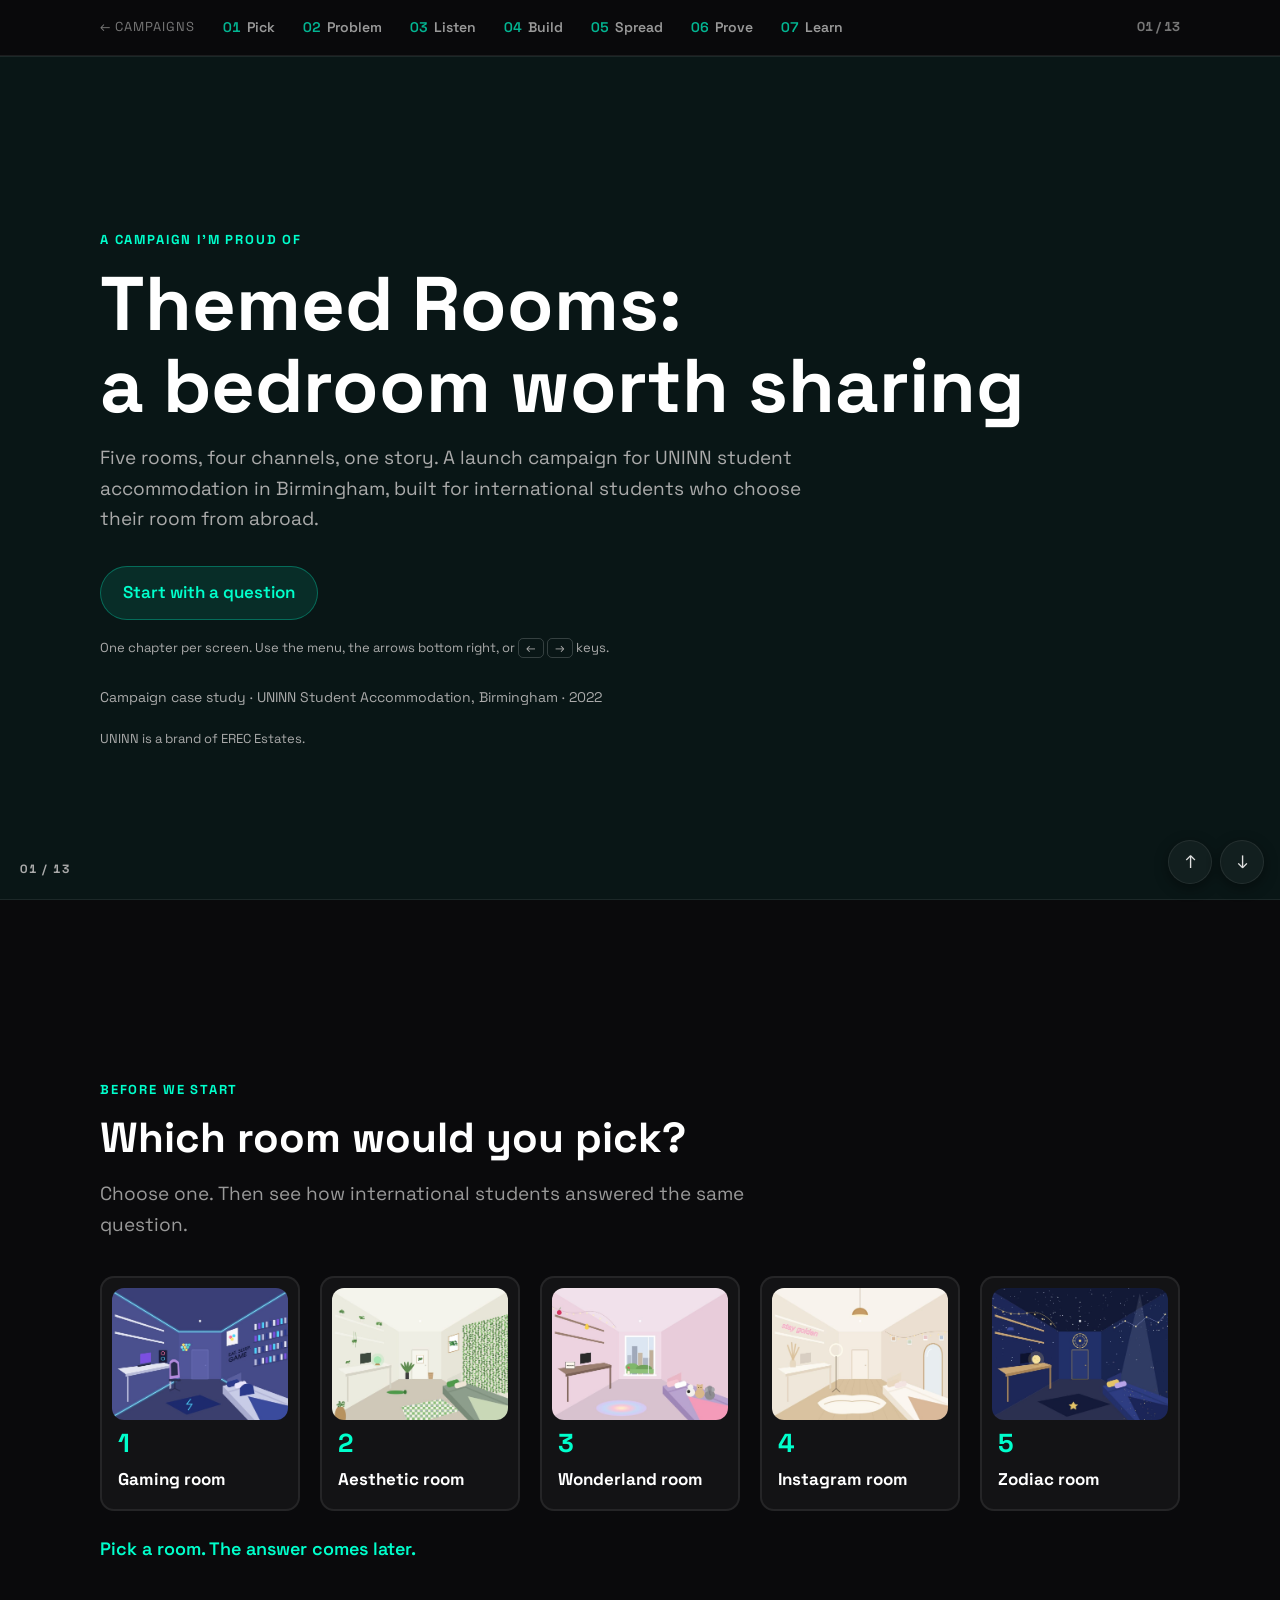
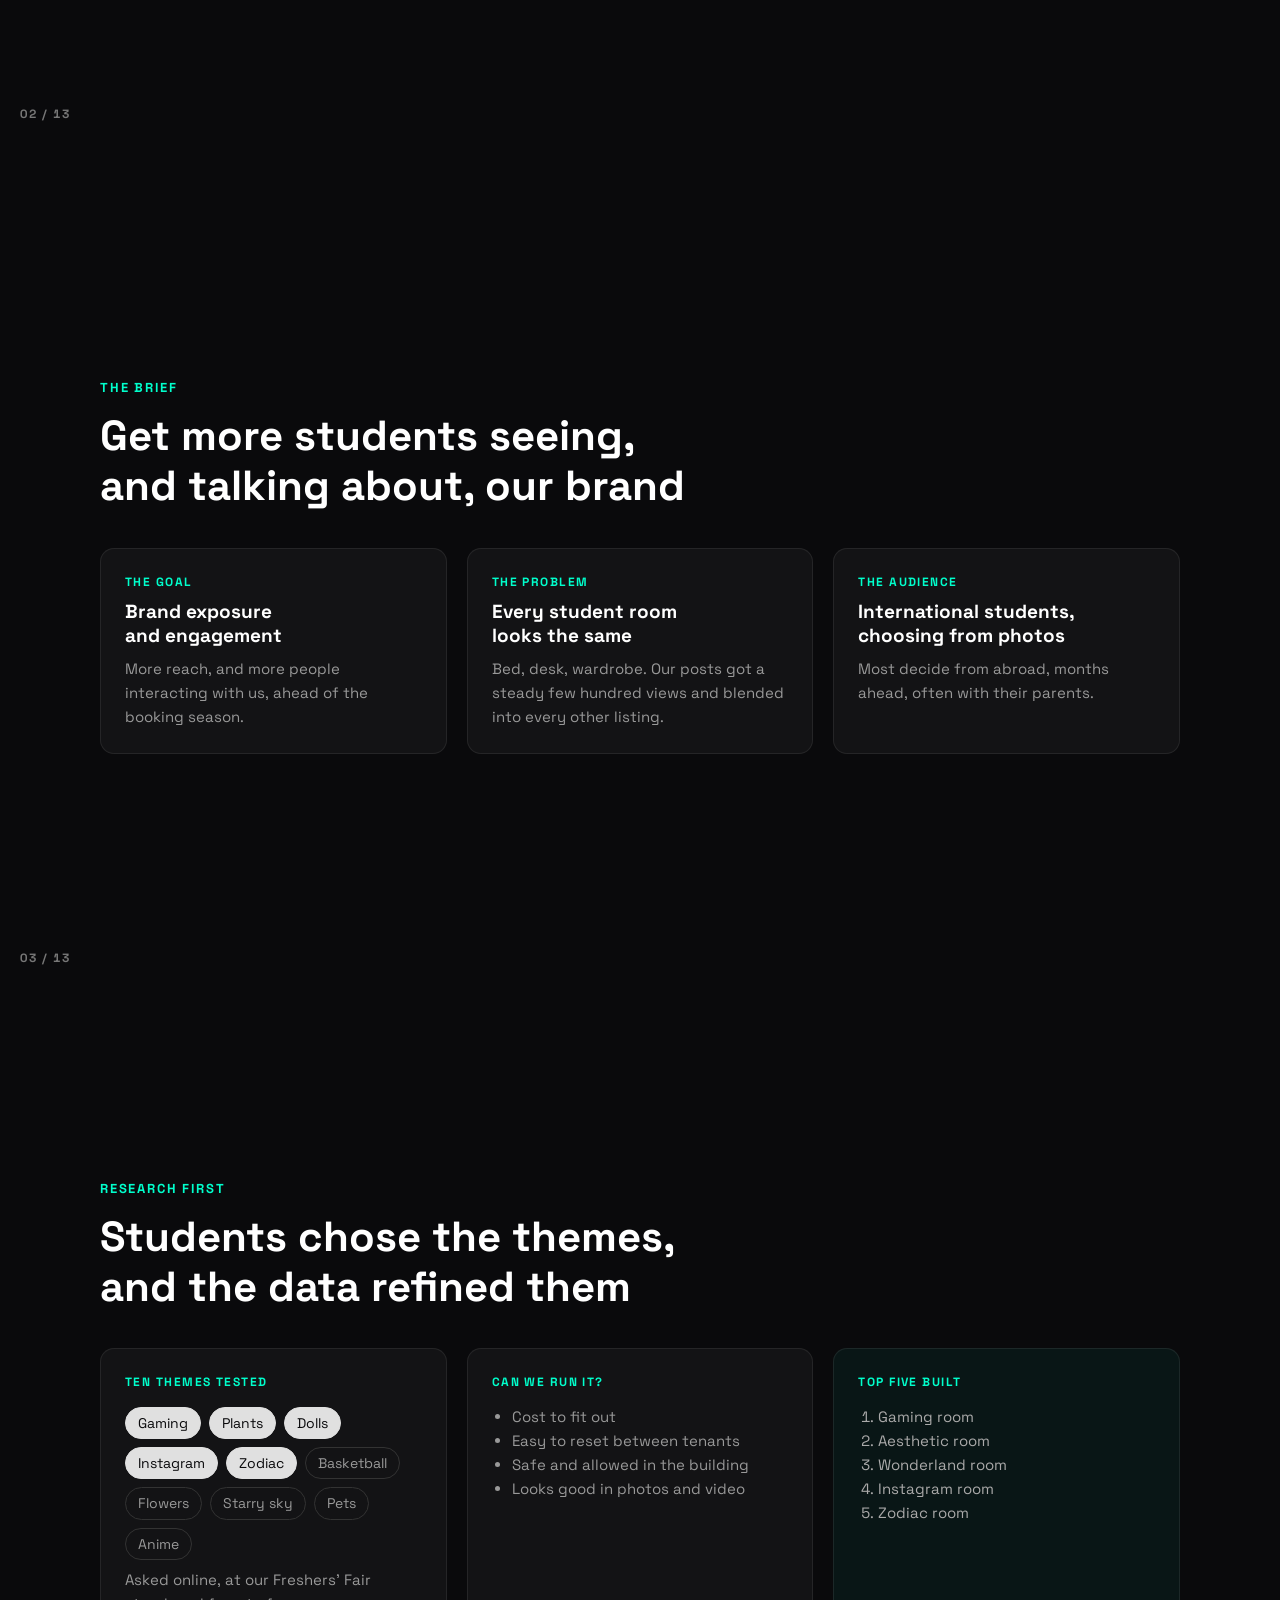
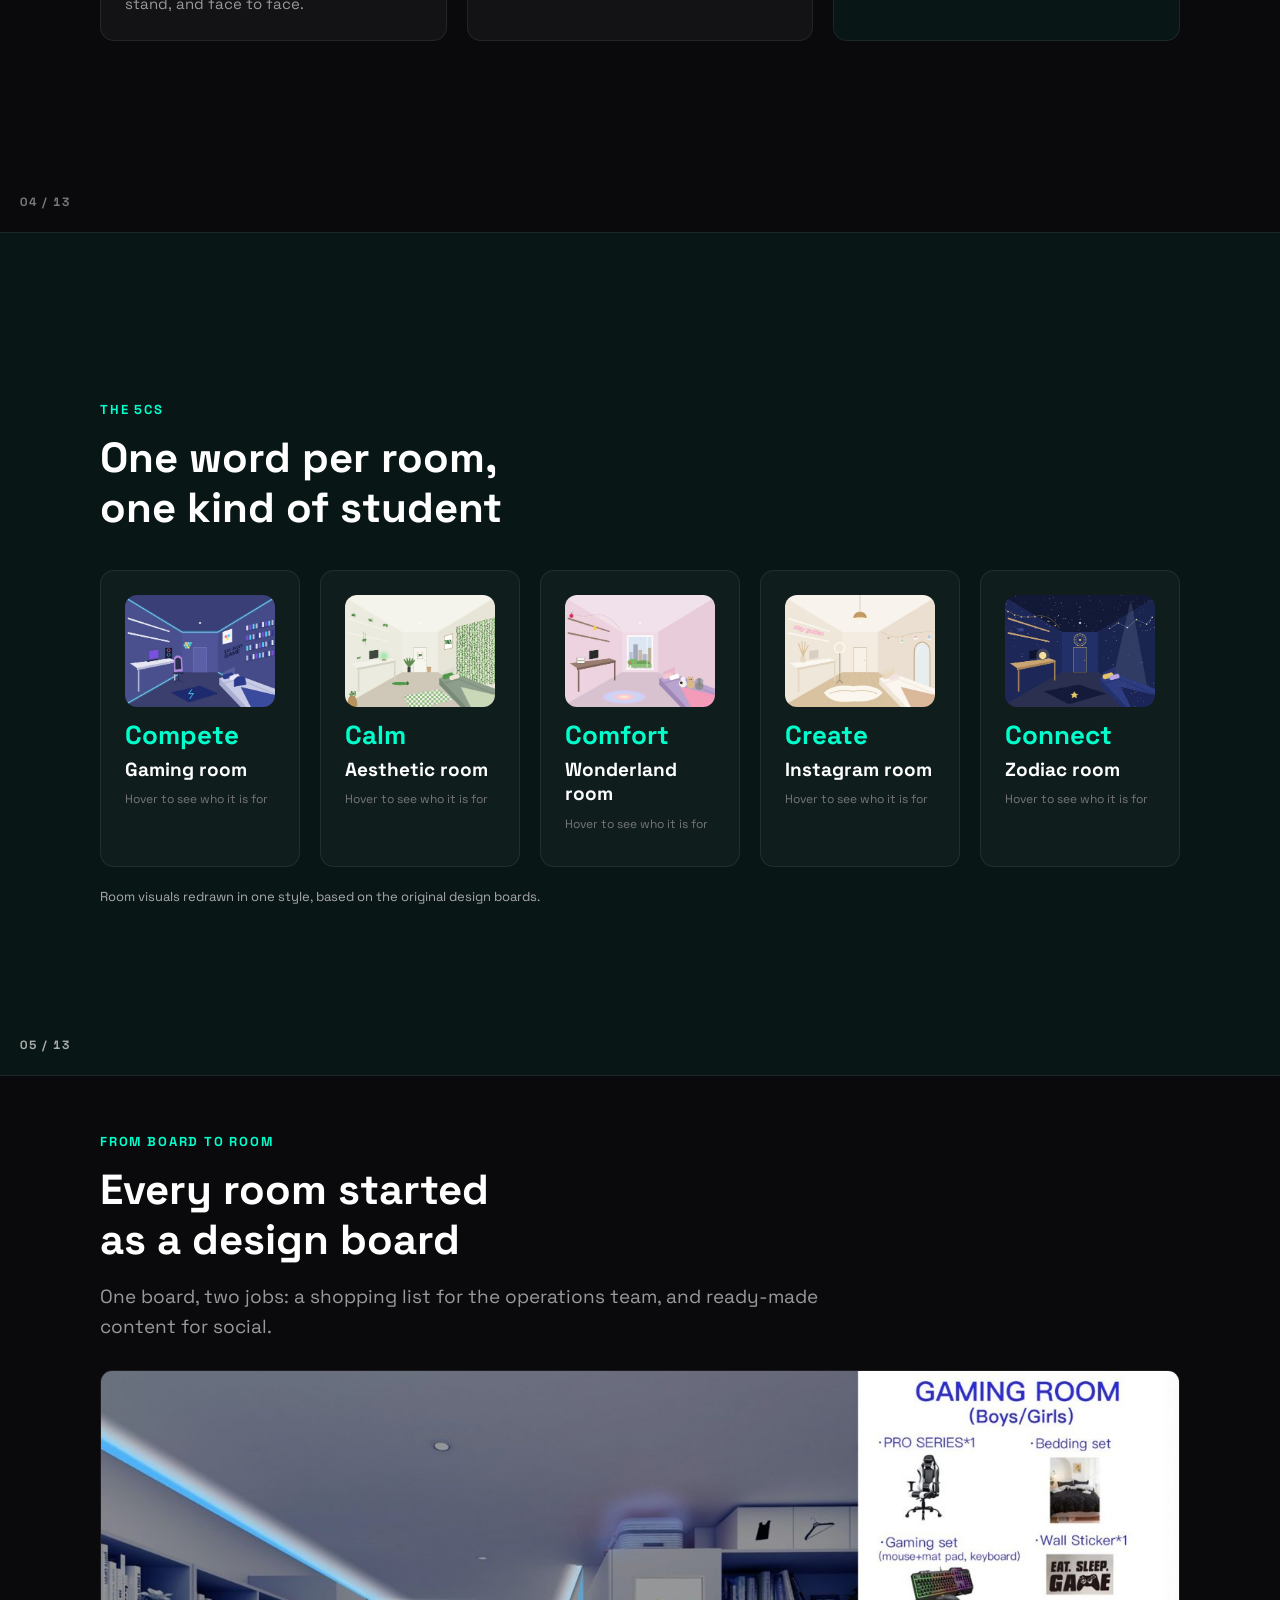
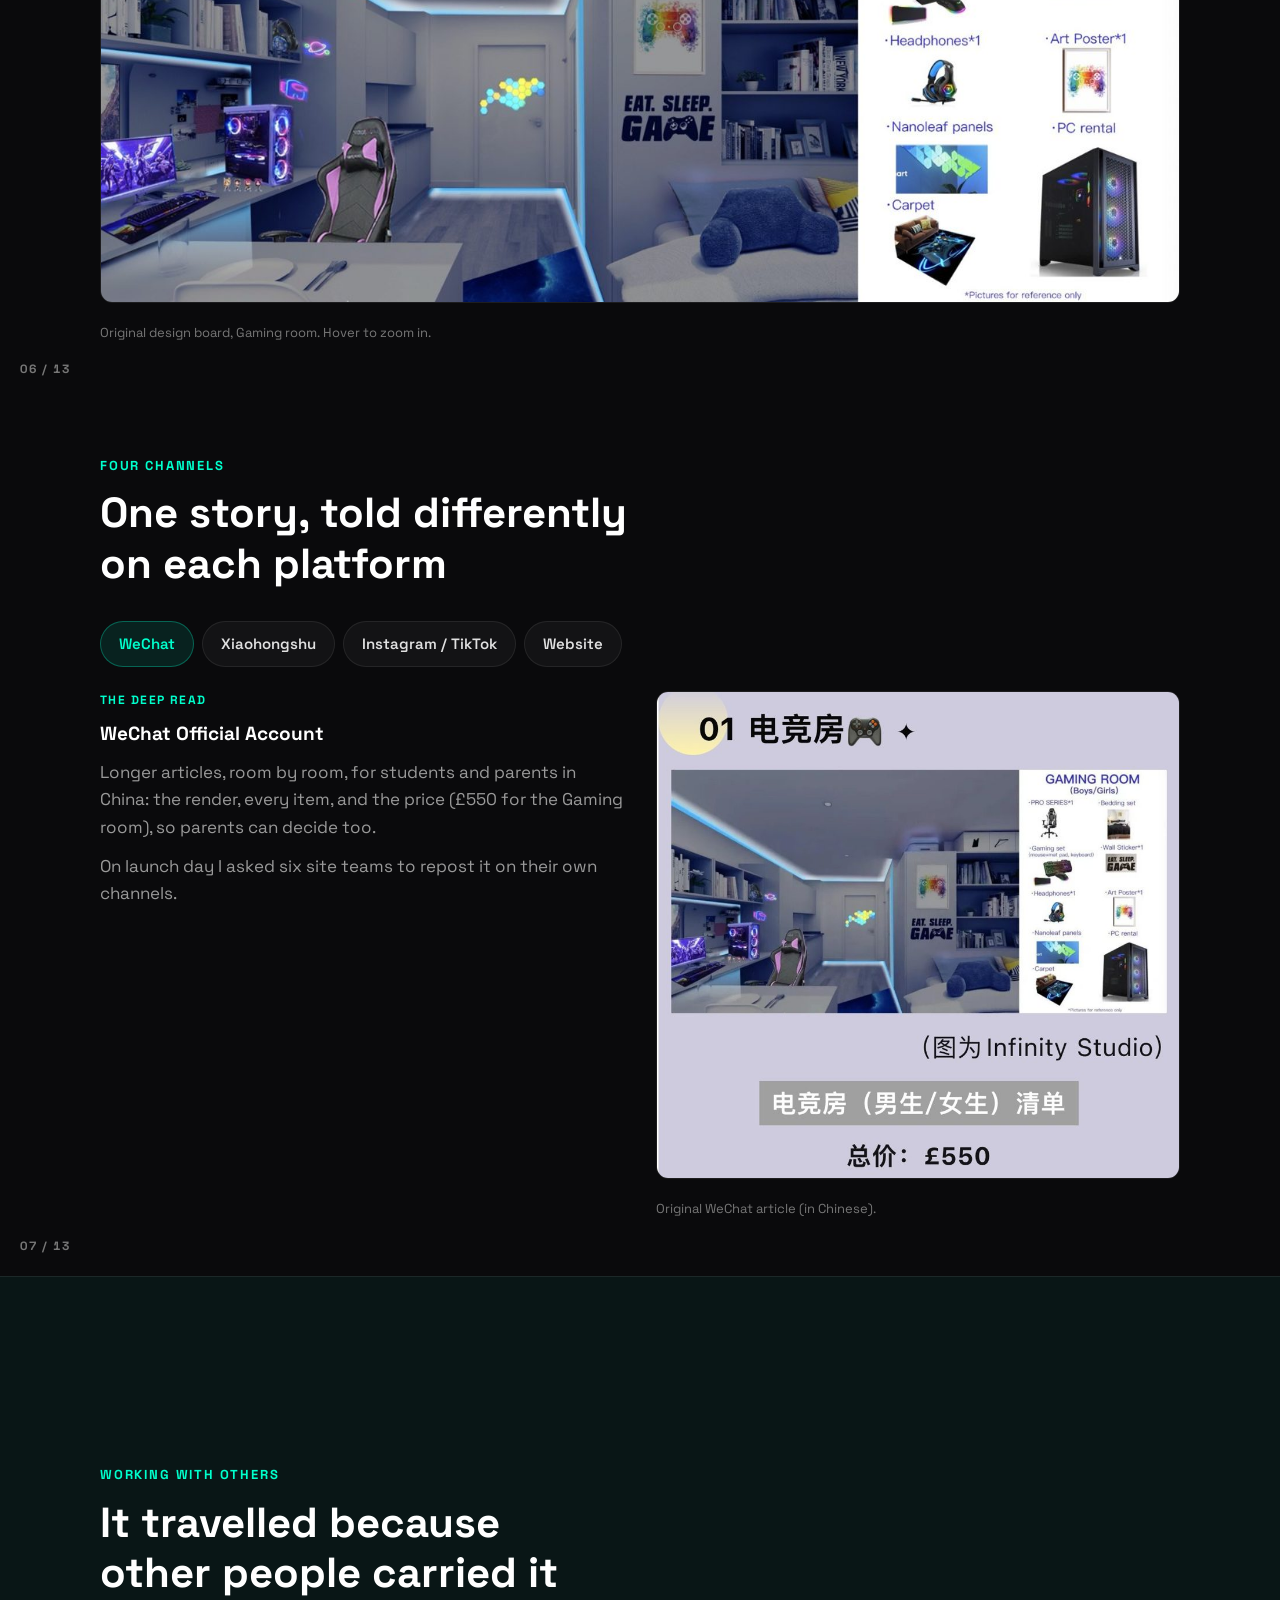
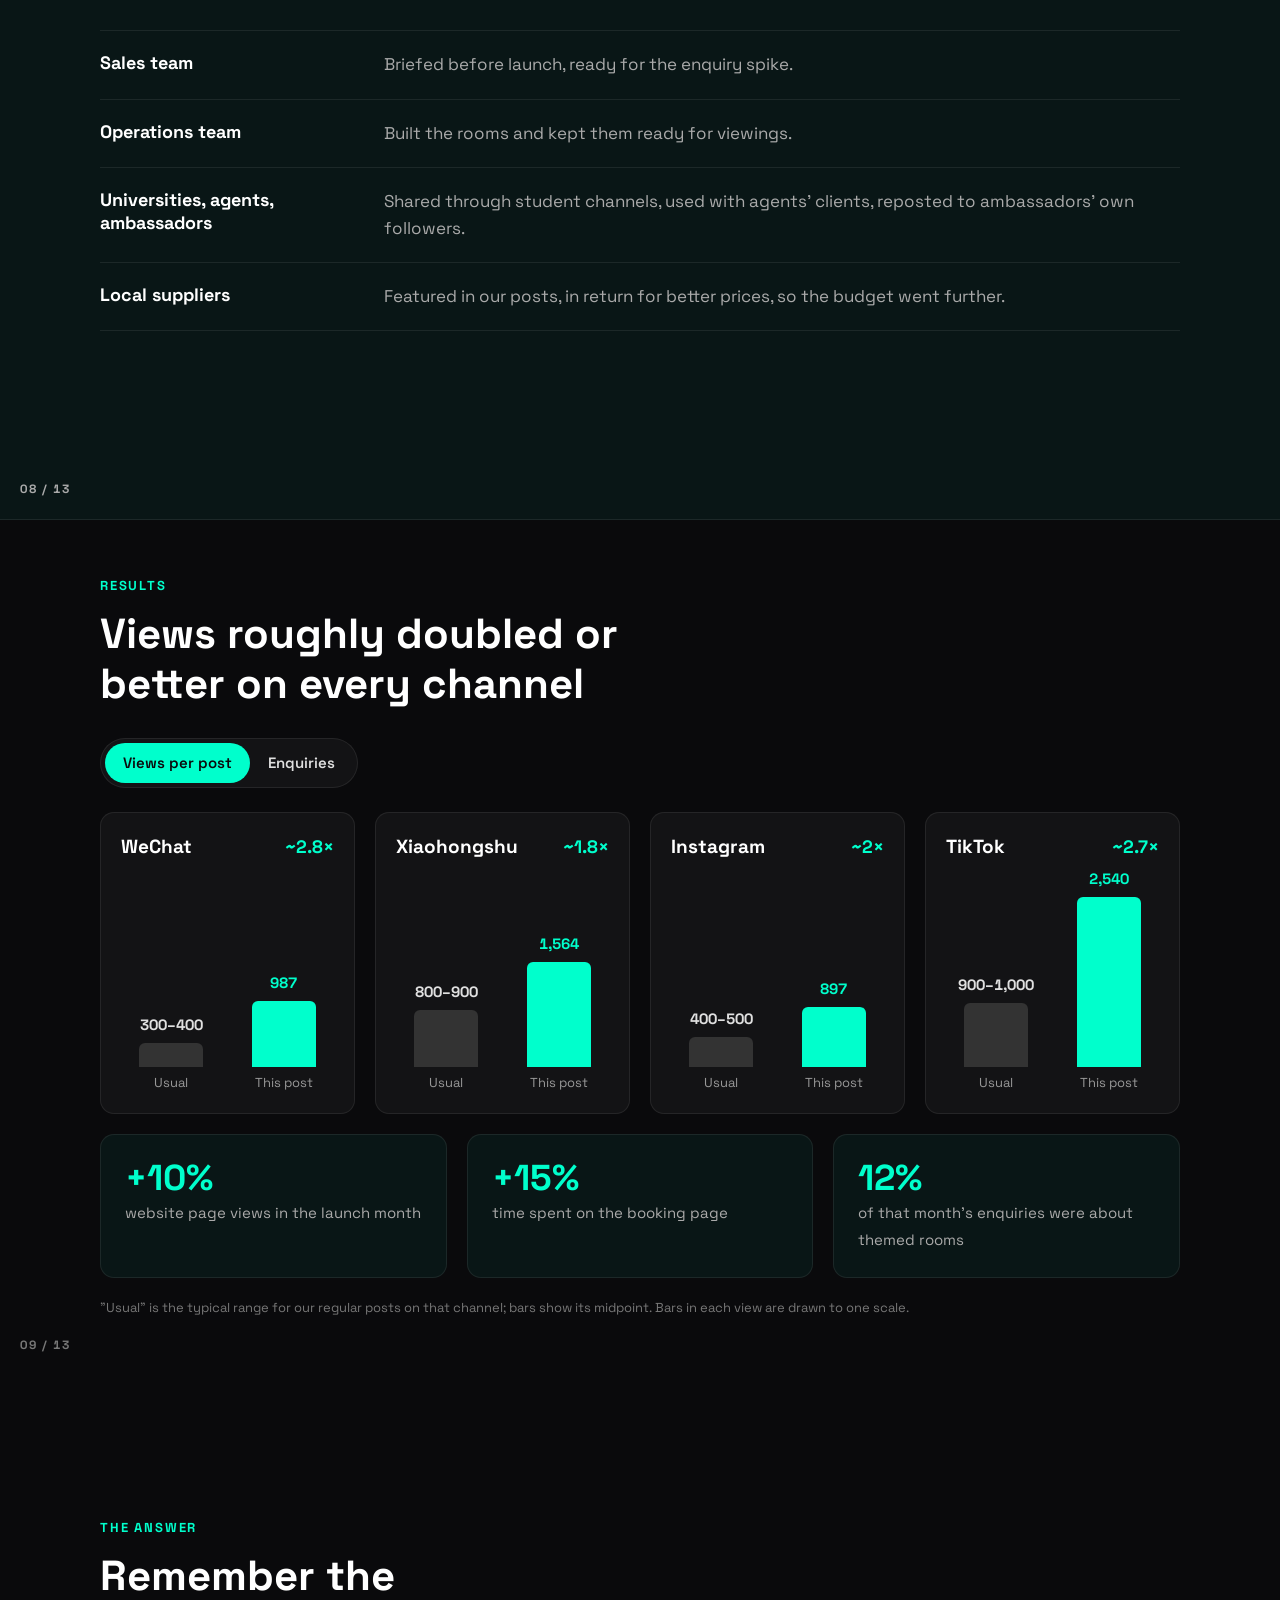
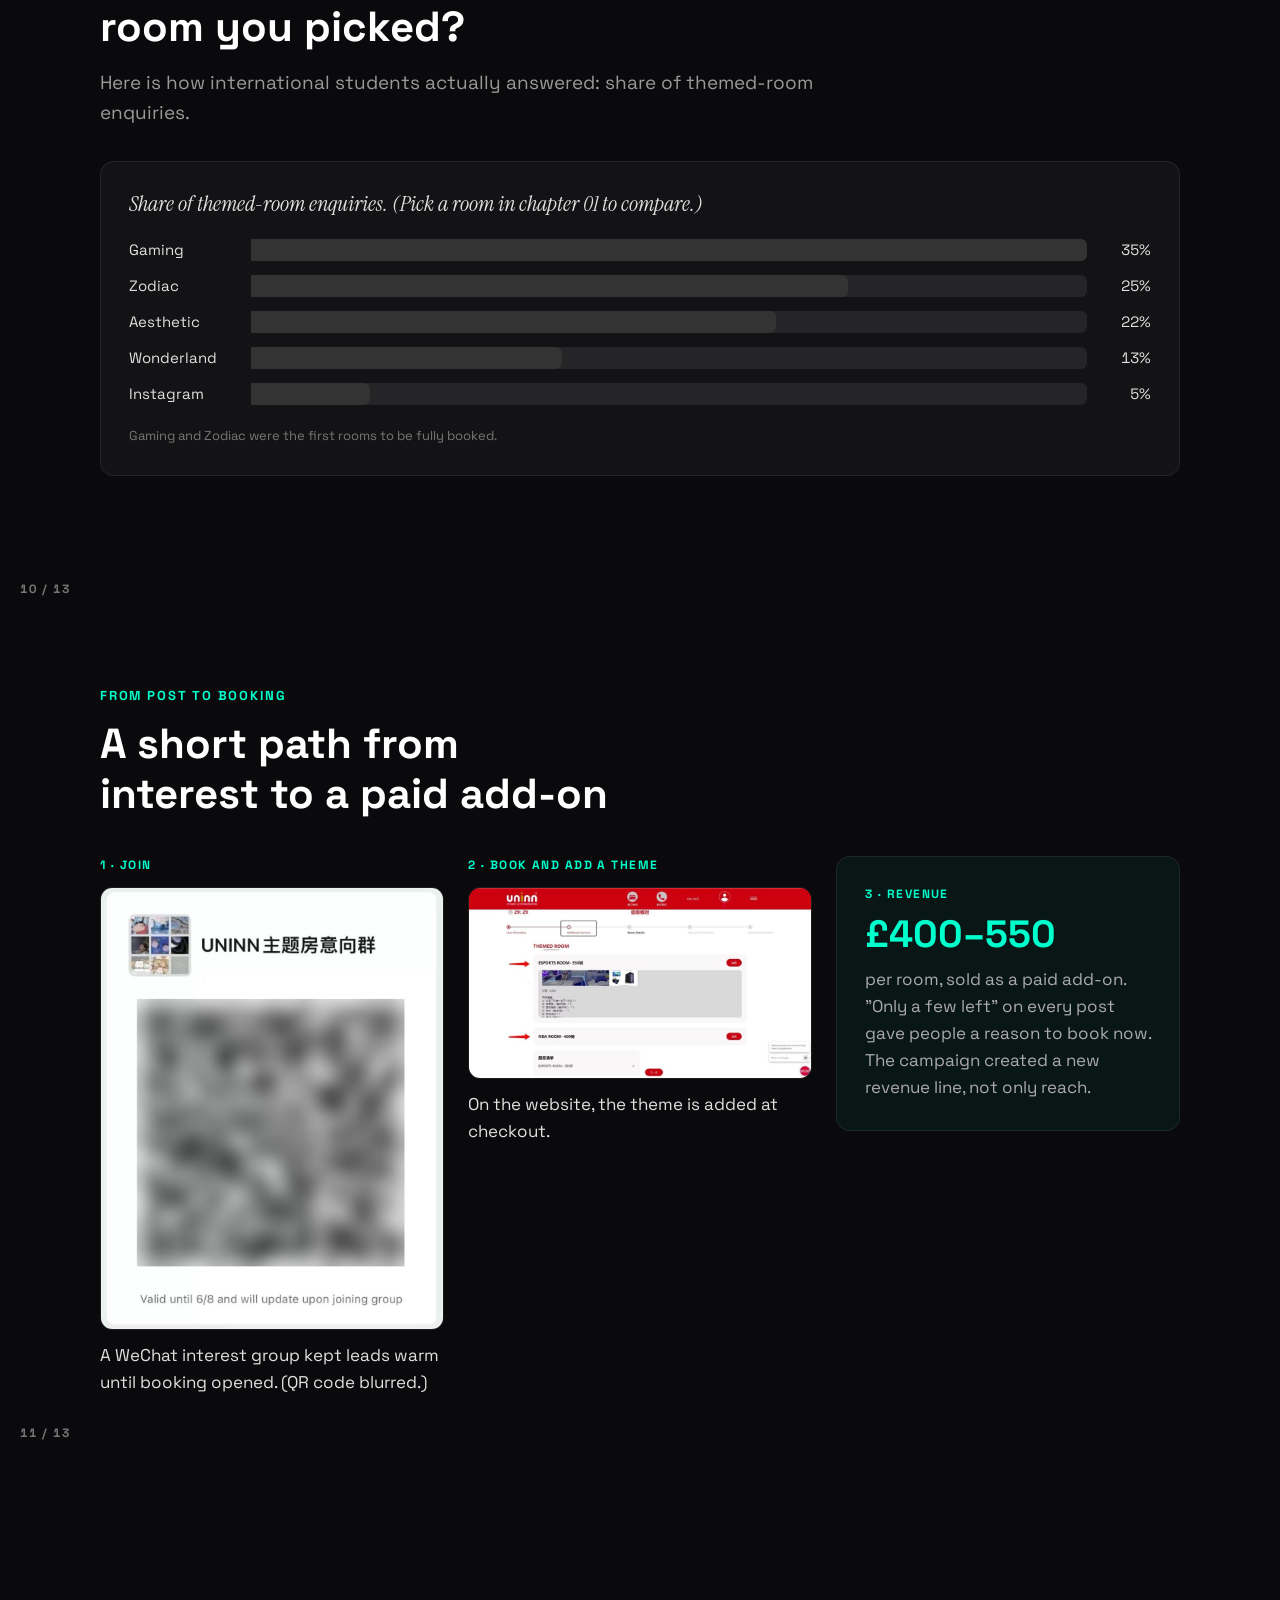
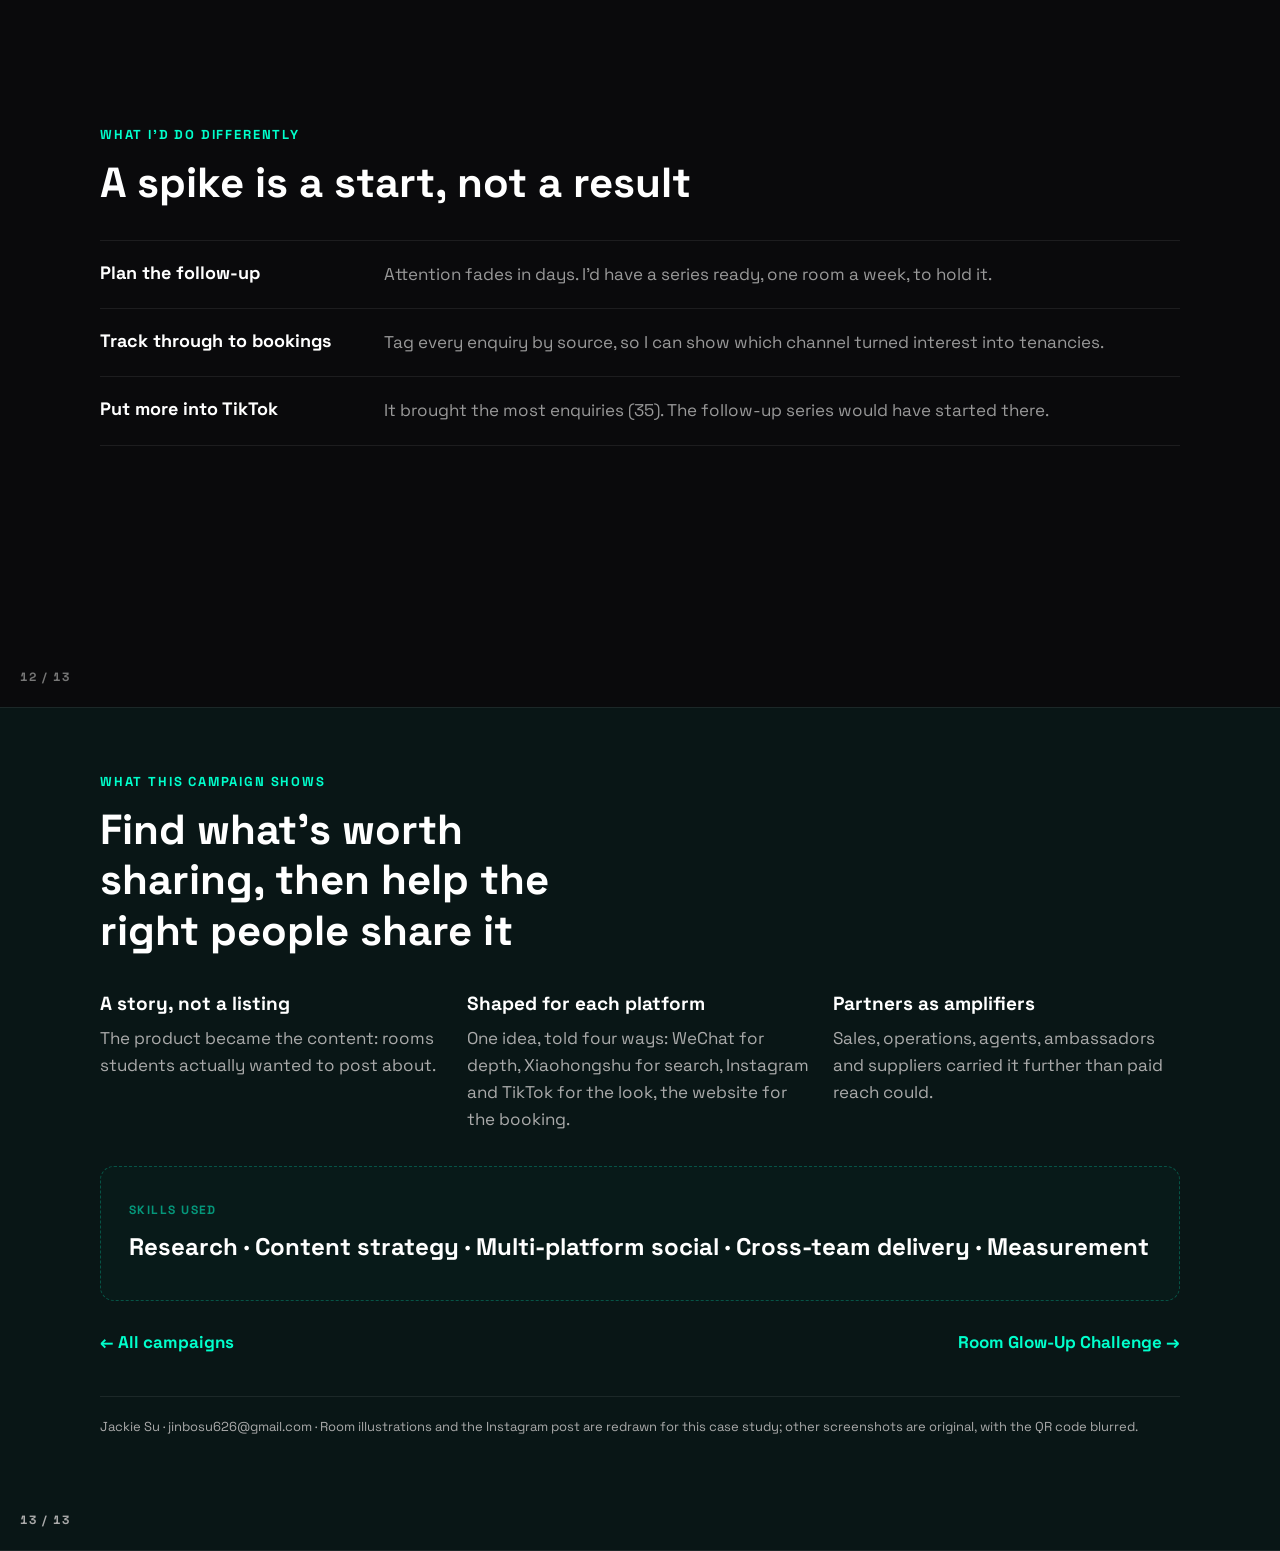
<file: campaign-lens/themed-rooms/index.html>
<!doctype html>
<html lang="en"><head><meta charset="utf-8"><meta name="viewport" content="width=device-width, initial-scale=1"><meta name="description" content="Themed Rooms: a student accommodation launch campaign across WeChat, Xiaohongshu, Instagram, TikTok and web. Case study by Jackie Su.">
<title>Themed Rooms</title>
<link rel="icon" type="image/svg+xml" href="../../favicon.svg">
<link rel="preconnect" href="https://fonts.googleapis.com">
<link rel="stylesheet" href="https://fonts.googleapis.com/css2?family=Space+Grotesk:wght@300;400;500;700&family=Instrument+Serif&display=swap">
<link rel="stylesheet" href="../assets/case.css">
</head><body>

<nav class="nav" aria-label="Chapters">
  <div class="wrap">
    <a class="brand" href="../">← Campaigns</a>
    <ol id="chapters">
      <li><a href="#pick" data-ch="pick"><span>01</span>Pick</a></li>
      <li><a href="#brief" data-ch="problem"><span>02</span>Problem</a></li>
      <li><a href="#research" data-ch="listen"><span>03</span>Listen</a></li>
      <li><a href="#rooms5" data-ch="build"><span>04</span>Build</a></li>
      <li><a href="#channels" data-ch="spread"><span>05</span>Spread</a></li>
      <li><a href="#results" data-ch="prove"><span>06</span>Prove</a></li>
      <li><a href="#learn" data-ch="apply"><span>07</span>Learn</a></li>
    </ol>
    <span class="counter" id="counter">01 / 13</span>
  </div>
  <div class="progress" id="progress"></div>
</nav>
<div class="pager"><button id="prev" aria-label="Previous section">↑</button><button id="next" aria-label="Next section">↓</button></div>

<section class="band hero" id="top" data-ch="intro">
  <div class="wrap">
    <p class="eyebrow">A campaign I'm proud of</p>
    <h1>Themed Rooms:<br>a bedroom worth sharing</h1>
    <p class="lede">Five rooms, four channels, one story. A launch campaign for UNINN student accommodation in Birmingham, built for international students who choose their room from abroad.</p>
    <a class="go" href="#pick">Start with a question</a>
    <p class="hint-keys">One chapter per screen. Use the menu, the arrows bottom right, or <kbd>←</kbd> <kbd>→</kbd> keys.</p>
    <p class="meta">Campaign case study · UNINN Student Accommodation, Birmingham · 2022</p>
    <p class="note">UNINN is a brand of EREC Estates.</p>
  </div>
</section>

<section id="pick" data-ch="pick">
  <div class="wrap">
    <p class="eyebrow">Before we start</p>
    <h2>Which room would you pick?</h2>
    <p class="lede">Choose one. Then see how international students answered the same question.</p>
    <div class="grid g5" id="rooms" role="group" aria-label="Pick a room">
      <button class="room" data-k="gaming" aria-pressed="false" id="r-gaming"><span class="zoom"><img src="img/gaming.jpg" alt="Gaming room illustration"></span><span class="num">1</span><span class="nm">Gaming room</span></button>
      <button class="room" data-k="aesthetic" aria-pressed="false" id="r-aesthetic"><span class="zoom"><img src="img/aesthetic.jpg" alt="Aesthetic room illustration with plants"></span><span class="num">2</span><span class="nm">Aesthetic room</span></button>
      <button class="room" data-k="wonderland" aria-pressed="false" id="r-wonderland"><span class="zoom"><img src="img/wonderland.jpg" alt="Wonderland room illustration with plush toys"></span><span class="num">3</span><span class="nm">Wonderland room</span></button>
      <button class="room" data-k="instagram" aria-pressed="false" id="r-instagram"><span class="zoom"><img src="img/instagram.jpg" alt="Instagram room illustration with mirror and ring light"></span><span class="num">4</span><span class="nm">Instagram room</span></button>
      <button class="room" data-k="zodiac" aria-pressed="false" id="r-zodiac"><span class="zoom"><img src="img/zodiac.jpg" alt="Zodiac room illustration with star ceiling"></span><span class="num">5</span><span class="nm">Zodiac room</span></button>
    </div>
    <p class="picked" id="picked" aria-live="polite">Pick a room. The answer comes later.</p>
  </div>
</section>

<section id="brief" data-ch="problem">
  <div class="wrap">
    <p class="eyebrow">The brief</p>
    <h2>Get more students seeing, and talking about, our brand</h2>
    <div class="grid g3">
      <div class="card"><span class="tag">The goal</span><h3>Brand exposure and engagement</h3><p>More reach, and more people interacting with us, ahead of the booking season.</p></div>
      <div class="card"><span class="tag">The problem</span><h3>Every student room looks the same</h3><p>Bed, desk, wardrobe. Our posts got a steady few hundred views and blended into every other listing.</p></div>
      <div class="card"><span class="tag">The audience</span><h3>International students, choosing from photos</h3><p>Most decide from abroad, months ahead, often with their parents.</p></div>
    </div>
  </div>
</section>

<section id="research" data-ch="listen">
  <div class="wrap">
    <p class="eyebrow">Research first</p>
    <h2>Students chose the themes, and the data refined them</h2>
    <div class="flow">
      <div class="card"><span class="tag">Ten themes tested</span>
        <div class="chips"><span class="chip in">Gaming</span><span class="chip in">Plants</span><span class="chip in">Dolls</span><span class="chip in">Instagram</span><span class="chip in">Zodiac</span><span class="chip">Basketball</span><span class="chip">Flowers</span><span class="chip">Starry sky</span><span class="chip">Pets</span><span class="chip">Anime</span></div>
        <p>Asked online, at our Freshers' Fair stand, and face to face.</p></div>
      <div class="card"><span class="tag">Can we run it?</span><ul><li>Cost to fit out</li><li>Easy to reset between tenants</li><li>Safe and allowed in the building</li><li>Looks good in photos and video</li></ul></div>
      <div class="card dark"><span class="tag">Top five built</span><ol><li>Gaming room</li><li>Aesthetic room</li><li>Wonderland room</li><li>Instagram room</li><li>Zodiac room</li></ol></div>
    </div>
  </div>
</section>

<section class="band" id="rooms5" data-ch="build">
  <div class="wrap">
    <p class="eyebrow">The 5Cs</p>
    <h2>One word per room, one kind of student</h2>
    <div class="grid g5">
      <div class="card c-card" tabindex="0"><span class="zoom"><img src="img/gaming.jpg" alt=""></span><span class="word">Compete</span><h3>Gaming room</h3><span class="hint">Hover to see who it is for</span><p class="more">For gamers and streamers who want their setup ready on day one</p></div>
      <div class="card c-card" tabindex="0"><span class="zoom"><img src="img/aesthetic.jpg" alt=""></span><span class="word">Calm</span><h3>Aesthetic room</h3><span class="hint">Hover to see who it is for</span><p class="more">For students who want a quiet, green space to study and switch off</p></div>
      <div class="card c-card" tabindex="0"><span class="zoom"><img src="img/wonderland.jpg" alt=""></span><span class="word">Comfort</span><h3>Wonderland room</h3><span class="hint">Hover to see who it is for</span><p class="more">For first-years far from home who want somewhere soft to land</p></div>
      <div class="card c-card" tabindex="0"><span class="zoom"><img src="img/instagram.jpg" alt=""></span><span class="word">Create</span><h3>Instagram room</h3><span class="hint">Hover to see who it is for</span><p class="more">For content creators who want every corner camera-ready</p></div>
      <div class="card c-card" tabindex="0"><span class="zoom"><img src="img/zodiac.jpg" alt=""></span><span class="word">Connect</span><h3>Zodiac room</h3><span class="hint">Hover to see who it is for</span><p class="more">For social students who love a "which one are you?" conversation</p></div>
    </div>
    <p class="note">Room visuals redrawn in one style, based on the original design boards.</p>
  </div>
</section>

<section id="board" data-ch="build">
  <div class="wrap">
    <p class="eyebrow">From board to room</p>
    <h2>Every room started as a design board</h2>
    <p class="lede">One board, two jobs: a shopping list for the operations team, and ready-made content for social.</p>
    <div class="board-frame" id="board"><img src="img/board.jpg" alt="Original Gaming room design board: render of the room and its item list"></div>
    <p class="note">Original design board, Gaming room. Hover to zoom in.</p>
  </div>
</section>

<section id="channels" data-ch="spread">
  <div class="wrap">
    <p class="eyebrow">Four channels</p>
    <h2>One story, told differently on each platform</h2>
    <div class="tabs" role="tablist" aria-label="Channels">
      <button role="tab" id="t-wechat" aria-selected="true" aria-controls="p-wechat">WeChat</button>
      <button role="tab" id="t-xhs" aria-selected="false" aria-controls="p-xhs">Xiaohongshu</button>
      <button role="tab" id="t-ig" aria-selected="false" aria-controls="p-ig">Instagram / TikTok</button>
      <button role="tab" id="t-web" aria-selected="false" aria-controls="p-web">Website</button>
    </div>
    <div class="panel" role="tabpanel" id="p-wechat" aria-labelledby="t-wechat">
      <div class="copy"><span class="tag">The deep read</span><h3>WeChat Official Account</h3><p>Longer articles, room by room, for students and parents in China: the render, every item, and the price (£550 for the Gaming room), so parents can decide too.</p><p>On launch day I asked six site teams to repost it on their own channels.</p></div>
      <div><img class="shot" src="img/article.jpg" alt="Original WeChat article section in Chinese: Gaming room render, item list and price £550"><p class="note">Original WeChat article (in Chinese).</p></div>
    </div>
    <div class="panel" role="tabpanel" id="p-xhs" aria-labelledby="t-xhs" hidden>
      <div class="copy"><span class="tag">Discovery</span><h3>Xiaohongshu</h3><p>Searchable notes with strong covers. On Xiaohongshu people search first and save for later, so a note travels when people save it.</p><p>This post: 1,564 views against a usual 800 to 900, 165 likes and 23 enquiries.</p></div>
      <div><img class="shot" src="img/siteteam.jpg" alt="WeChat group screenshot from 1 June 2022: the launch article shared with six site teams, who reply Done"><p class="note">Launch day, 1 June 2022: the article shared with six site teams to repost.</p></div>
    </div>
    <div class="panel" role="tabpanel" id="p-ig" aria-labelledby="t-ig" hidden>
      <div class="copy"><span class="tag">The look</span><h3>Instagram and TikTok</h3><p>Carousels and short video for students already in the UK. The cover asks a question, "Which room are you?", because a question gets comments and shares; a list doesn't.</p></div>
      <div><img class="shot" src="img/igpost.jpg" alt="Mock-up of the Instagram carousel post: Which room are you? cover, 45 likes, 10 comments"><p class="note">Instagram post, mock-up recreated for this presentation.</p></div>
    </div>
    <div class="panel" role="tabpanel" id="p-web" aria-labelledby="t-web" hidden>
      <div class="copy"><span class="tag">Where interest lands</span><h3>Official website</h3><p>A themed-rooms page with the enquiry and viewing form. At checkout, students add a theme under "Additional services".</p></div>
      <div><img class="shot" src="img/booking.jpg" alt="UNINN booking page, Additional Services step, showing themed room options"><p class="note">Original booking page (first-phase themes shown).</p></div>
    </div>
  </div>
</section>

<section class="band" id="team" data-ch="spread">
  <div class="wrap">
    <p class="eyebrow">Working with others</p>
    <h2>It travelled because other people carried it</h2>
    <div class="rows">
      <div><h3>Sales team</h3><p>Briefed before launch, ready for the enquiry spike.</p></div>
      <div><h3>Operations team</h3><p>Built the rooms and kept them ready for viewings.</p></div>
      <div><h3>Universities, agents, ambassadors</h3><p>Shared through student channels, used with agents' clients, reposted to ambassadors' own followers.</p></div>
      <div><h3>Local suppliers</h3><p>Featured in our posts, in return for better prices, so the budget went further.</p></div>
    </div>
  </div>
</section>

<section id="results" data-ch="prove">
  <div class="wrap">
    <p class="eyebrow">Results</p>
    <h2 id="res-title">Views roughly doubled or better on every channel</h2>
    <div class="toggle" role="group" aria-label="Metric">
      <button id="m-views" aria-pressed="true">Views per post</button>
      <button id="m-enq" aria-pressed="false">Enquiries</button>
    </div>
    <div class="chart" id="chart"></div>
    <div class="stats">
      <div class="stat"><b>+10%</b><span>website page views in the launch month</span></div>
      <div class="stat"><b>+15%</b><span>time spent on the booking page</span></div>
      <div class="stat"><b>12%</b><span>of that month's enquiries were about themed rooms</span></div>
    </div>
    <p class="note">"Usual" is the typical range for our regular posts on that channel; bars show its midpoint. Bars in each view are drawn to one scale.</p>
  </div>
</section>

<section id="answer" data-ch="prove">
  <div class="wrap">
    <p class="eyebrow">The answer</p>
    <h2>Remember the room you picked?</h2>
    <p class="lede">Here is how international students actually answered: share of themed-room enquiries.</p>
    <div class="reveal" aria-live="polite">
      <h3 id="verdict">Share of themed-room enquiries</h3>
      <div class="bars" id="bars"></div>
      <p class="note">Gaming and Zodiac were the first rooms to be fully booked.</p>
    </div>
  </div>
</section>

<section id="booking" data-ch="prove">
  <div class="wrap">
    <p class="eyebrow">From post to booking</p>
    <h2>A short path from interest to a paid add-on</h2>
    <div class="steps">
      <div class="step"><span class="tag">1 · Join</span><img class="shot" src="img/group.jpg" alt="WeChat group invite card: UNINN Themed Room Interest Group, QR code blurred"><p>A WeChat interest group kept leads warm until booking opened. (QR code blurred.)</p></div>
      <div class="step"><span class="tag">2 · Book and add a theme</span><img class="shot" src="img/booking.jpg" alt="Booking page with themed room add-on options"><p>On the website, the theme is added at checkout.</p></div>
      <div class="money"><span class="tag">3 · Revenue</span><b>£400–550</b><p>per room, sold as a paid add-on. "Only a few left" on every post gave people a reason to book now. The campaign created a new revenue line, not only reach.</p></div>
    </div>
  </div>
</section>

<section id="learn" data-ch="apply">
  <div class="wrap">
    <p class="eyebrow">What I'd do differently</p>
    <h2>A spike is a start, not a result</h2>
    <div class="rows">
      <div><h3>Plan the follow-up</h3><p>Attention fades in days. I'd have a series ready, one room a week, to hold it.</p></div>
      <div><h3>Track through to bookings</h3><p>Tag every enquiry by source, so I can show which channel turned interest into tenancies.</p></div>
      <div><h3>Put more into TikTok</h3><p>It brought the most enquiries (35). The follow-up series would have started there.</p></div>
    </div>
  </div>
</section>

<section class="band" id="takeaways" data-ch="apply">
  <div class="wrap">
    <p class="eyebrow">What this campaign shows</p>
    <h2>Find what's worth sharing, then help the right people share it</h2>
    <div class="grid g3">
      <div><h3>A story, not a listing</h3><p style="margin-top:8px">The product became the content: rooms students actually wanted to post about.</p></div>
      <div><h3>Shaped for each platform</h3><p style="margin-top:8px">One idea, told four ways: WeChat for depth, Xiaohongshu for search, Instagram and TikTok for the look, the website for the booking.</p></div>
      <div><h3>Partners as amplifiers</h3><p style="margin-top:8px">Sales, operations, agents, ambassadors and suppliers carried it further than paid reach could.</p></div>
    </div>
    <div class="idea"><span class="tag" style="color:var(--accent-soft)">Skills used</span><b>Research · Content strategy · Multi-platform social · Cross-team delivery · Measurement</b></div>
    <div class="casenav"><a href="../">← All campaigns</a><a href="../room-glow-up/">Room Glow-Up Challenge →</a></div>
    <footer class="end"><p>Jackie Su · jinbosu626@gmail.com · Room illustrations and the Instagram post are redrawn for this case study; other screenshots are original, with the QR code blurred.</p></footer>
  </div>
</section>


<script>
(function(){
  var share={gaming:35,zodiac:25,aesthetic:22,wonderland:13,instagram:5};
  var label={gaming:'Gaming',zodiac:'Zodiac',aesthetic:'Aesthetic',wonderland:'Wonderland',instagram:'Instagram'};
  var verdicts={
    gaming:'You picked the most popular room: 35% of enquiries, and the first to sell out.',
    zodiac:'Good instinct: Zodiac drew 25% of enquiries and sold out first, alongside Gaming.',
    aesthetic:'A solid choice: Aesthetic drew 22% of enquiries.',
    wonderland:'Wonderland drew 13% of enquiries, mostly first-years far from home.',
    instagram:'You are in the 5%. The most photogenic room drew the fewest enquiries: looks alone don’t sell, a hobby does.'
  };
  var order=['gaming','zodiac','aesthetic','wonderland','instagram'];
  var bars=document.getElementById('bars'), verdict=document.getElementById('verdict');
  var shown=false;
  function fillBars(){ requestAnimationFrame(function(){ bars.querySelectorAll('.fill').forEach(function(f){ f.style.width=f.dataset.w; }); }); }
  var ans=document.getElementById('answer');
  if('IntersectionObserver' in window){ new IntersectionObserver(function(es){ es.forEach(function(e){ if(e.isIntersecting){ shown=true; fillBars(); } }); },{threshold:.3}).observe(ans); } else { shown=true; }
  function draw(pick){
    bars.innerHTML='';
    order.forEach(function(k){
      var row=document.createElement('div'); row.className='bar'+(k===pick?' mine':'');
      row.innerHTML='<span>'+label[k]+(k===pick?' (you)':'')+'</span><span class="track"><span class="fill"></span></span><span class="pct">'+share[k]+'%</span>';
      bars.appendChild(row);
      row.querySelector('.fill').dataset.w=(share[k]/35*100)+'%';
    });
    if(shown) fillBars();
    verdict.textContent = pick ? verdicts[pick] : 'Share of themed-room enquiries. (Pick a room in chapter 01 to compare.)';
  }
  var btns=document.querySelectorAll('.room');
  var picked=document.getElementById('picked');
  function choose(k){
    btns.forEach(function(b){ b.setAttribute('aria-pressed', b.dataset.k===k ? 'true':'false'); });
    picked.textContent='You picked the '+label[k]+' room. Hold that thought: the answer comes later.';
    draw(k);
    try{ localStorage.setItem('tr-pick',k); }catch(e){}
  }
  btns.forEach(function(b){ b.addEventListener('click', function(){ choose(b.dataset.k); }); });
  var saved=null; try{ saved=localStorage.getItem('tr-pick'); }catch(e){}
  if(saved && share[saved]) choose(saved); else draw(null);

  // results chart
  var data={
    views:{max:2540, title:'Views roughly doubled or better on every channel', rows:[
      {n:'WeChat',u:350,ul:'300–400',p:987,m:'~2.8×'},
      {n:'Xiaohongshu',u:850,ul:'800–900',p:1564,m:'~1.8×'},
      {n:'Instagram',u:450,ul:'400–500',p:897,m:'~2×'},
      {n:'TikTok',u:950,ul:'900–1,000',p:2540,m:'~2.7×'}]},
    enq:{max:35, title:'Attention turned into conversations', rows:[
      {n:'WeChat',u:4.5,ul:'4–5',p:15,m:'~3×'},
      {n:'Xiaohongshu',u:9,ul:'8–10',p:23,m:'~2.6×'},
      {n:'Instagram',u:2.5,ul:'2–3',p:6,m:'~2.4×'},
      {n:'TikTok',u:12.5,ul:'10–15',p:35,m:'~2.8×'}]}
  };
  var chart=document.getElementById('chart'), title=document.getElementById('res-title');
  function fmt(v){ return v>=1000 ? v.toLocaleString('en-GB') : String(v); }
  function render(key){
    var d=data[key]; title.textContent=d.title; chart.innerHTML='';
    d.rows.forEach(function(r){
      var c=document.createElement('div'); c.className='col';
      var usual = r.u===null ? '<div><span class="v">–</span><span class="b" style="height:0"></span>Usual not tracked</div>'
        : '<div><span class="v">'+r.ul+'</span><span class="b" data-h="'+(r.u/d.max*170)+'"></span>Usual</div>';
      c.innerHTML='<div class="head"><h3>'+r.n+'</h3><span class="mult">'+r.m+'</span></div><div class="pair">'+usual+'<div class="now"><span class="v">'+fmt(r.p)+'</span><span class="b" data-h="'+(r.p/d.max*170)+'"></span>This post</div></div>';
      chart.appendChild(c);
    });
    requestAnimationFrame(function(){ chart.querySelectorAll('.b[data-h]').forEach(function(b){ b.style.height=b.dataset.h+'px'; }); });
  }
  var mv=document.getElementById('m-views'), me=document.getElementById('m-enq');
  mv.addEventListener('click',function(){ mv.setAttribute('aria-pressed','true'); me.setAttribute('aria-pressed','false'); render('views'); });
  me.addEventListener('click',function(){ me.setAttribute('aria-pressed','true'); mv.setAttribute('aria-pressed','false'); render('enq'); });
  render('views');

  // board zoom follows the pointer
  var bf=document.getElementById('board');
  if(bf){ bf.addEventListener('mousemove',function(e){ var r=bf.getBoundingClientRect(); var im=bf.querySelector('img'); im.style.setProperty('--ox',((e.clientX-r.left)/r.width*100)+'%'); im.style.setProperty('--oy',((e.clientY-r.top)/r.height*100)+'%'); }); }
})();
</script>
<script src="../assets/case.js"></script>

</body></html>
</file>
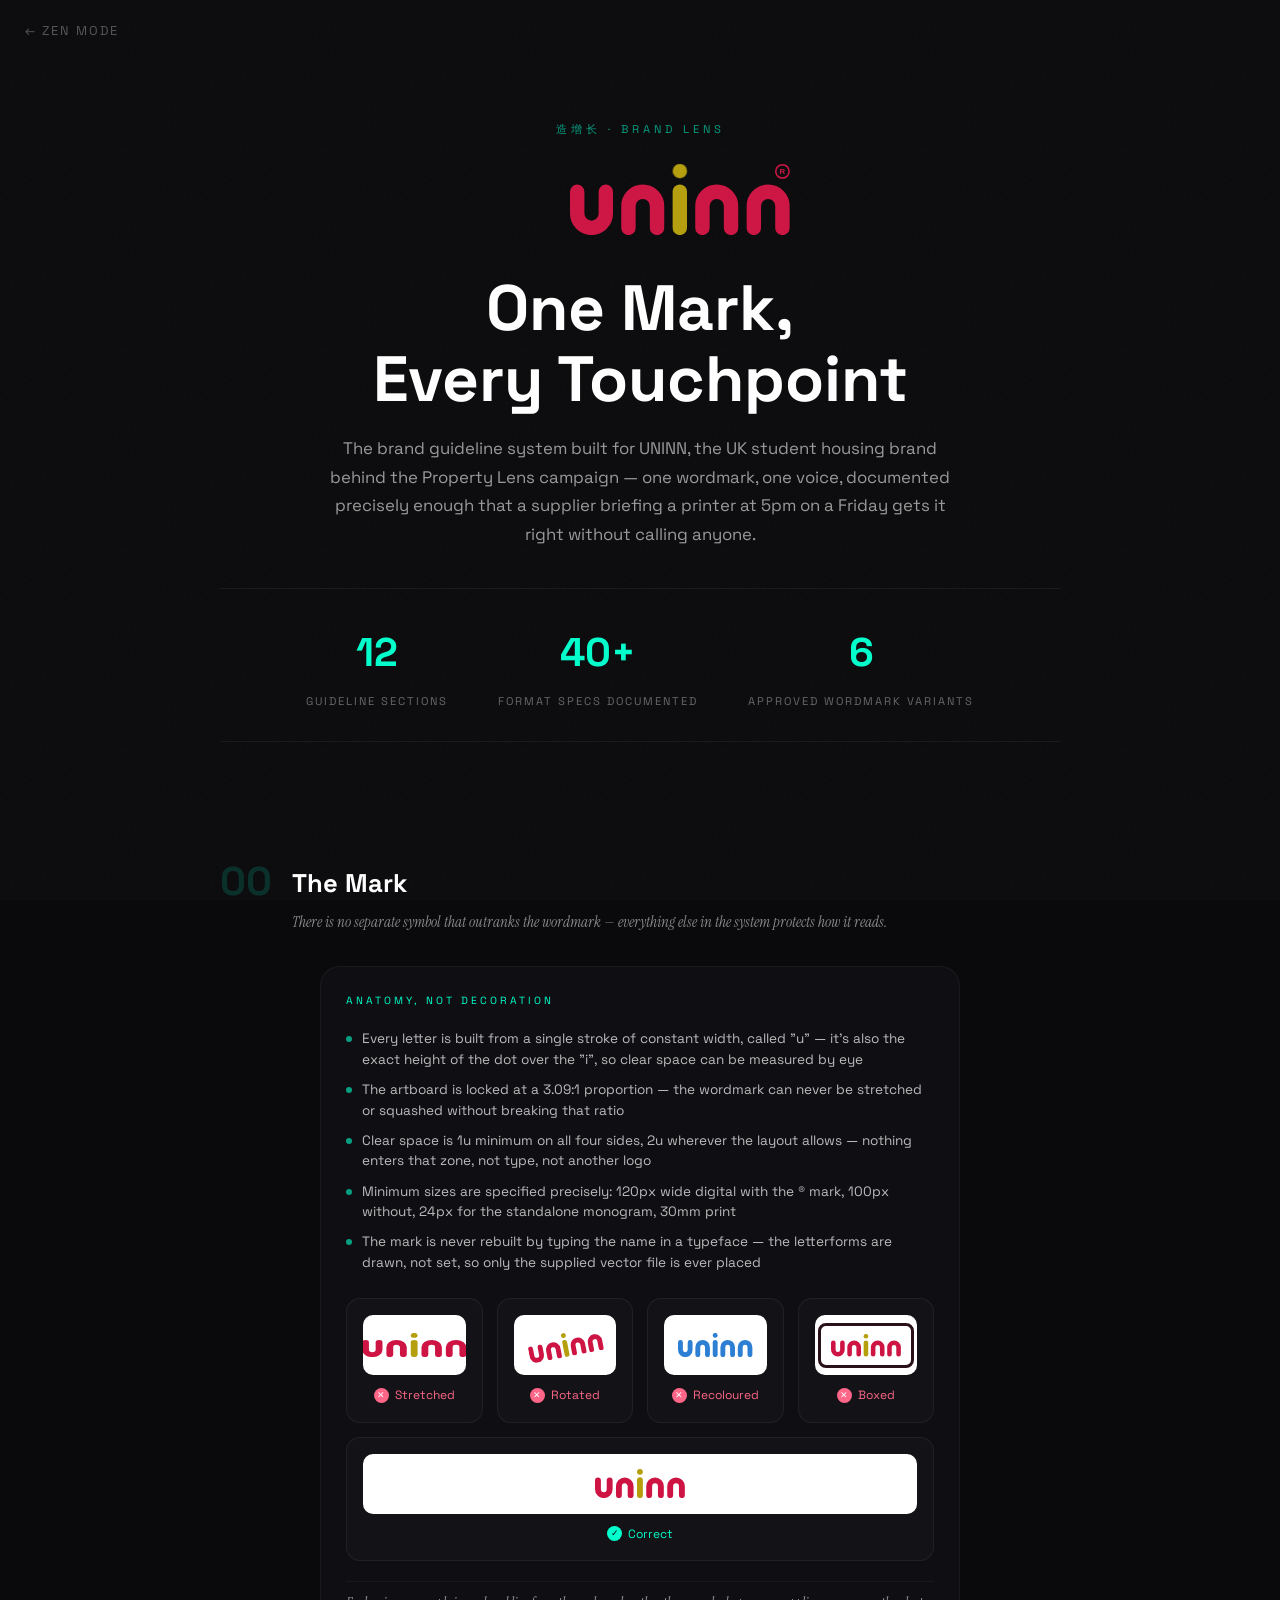
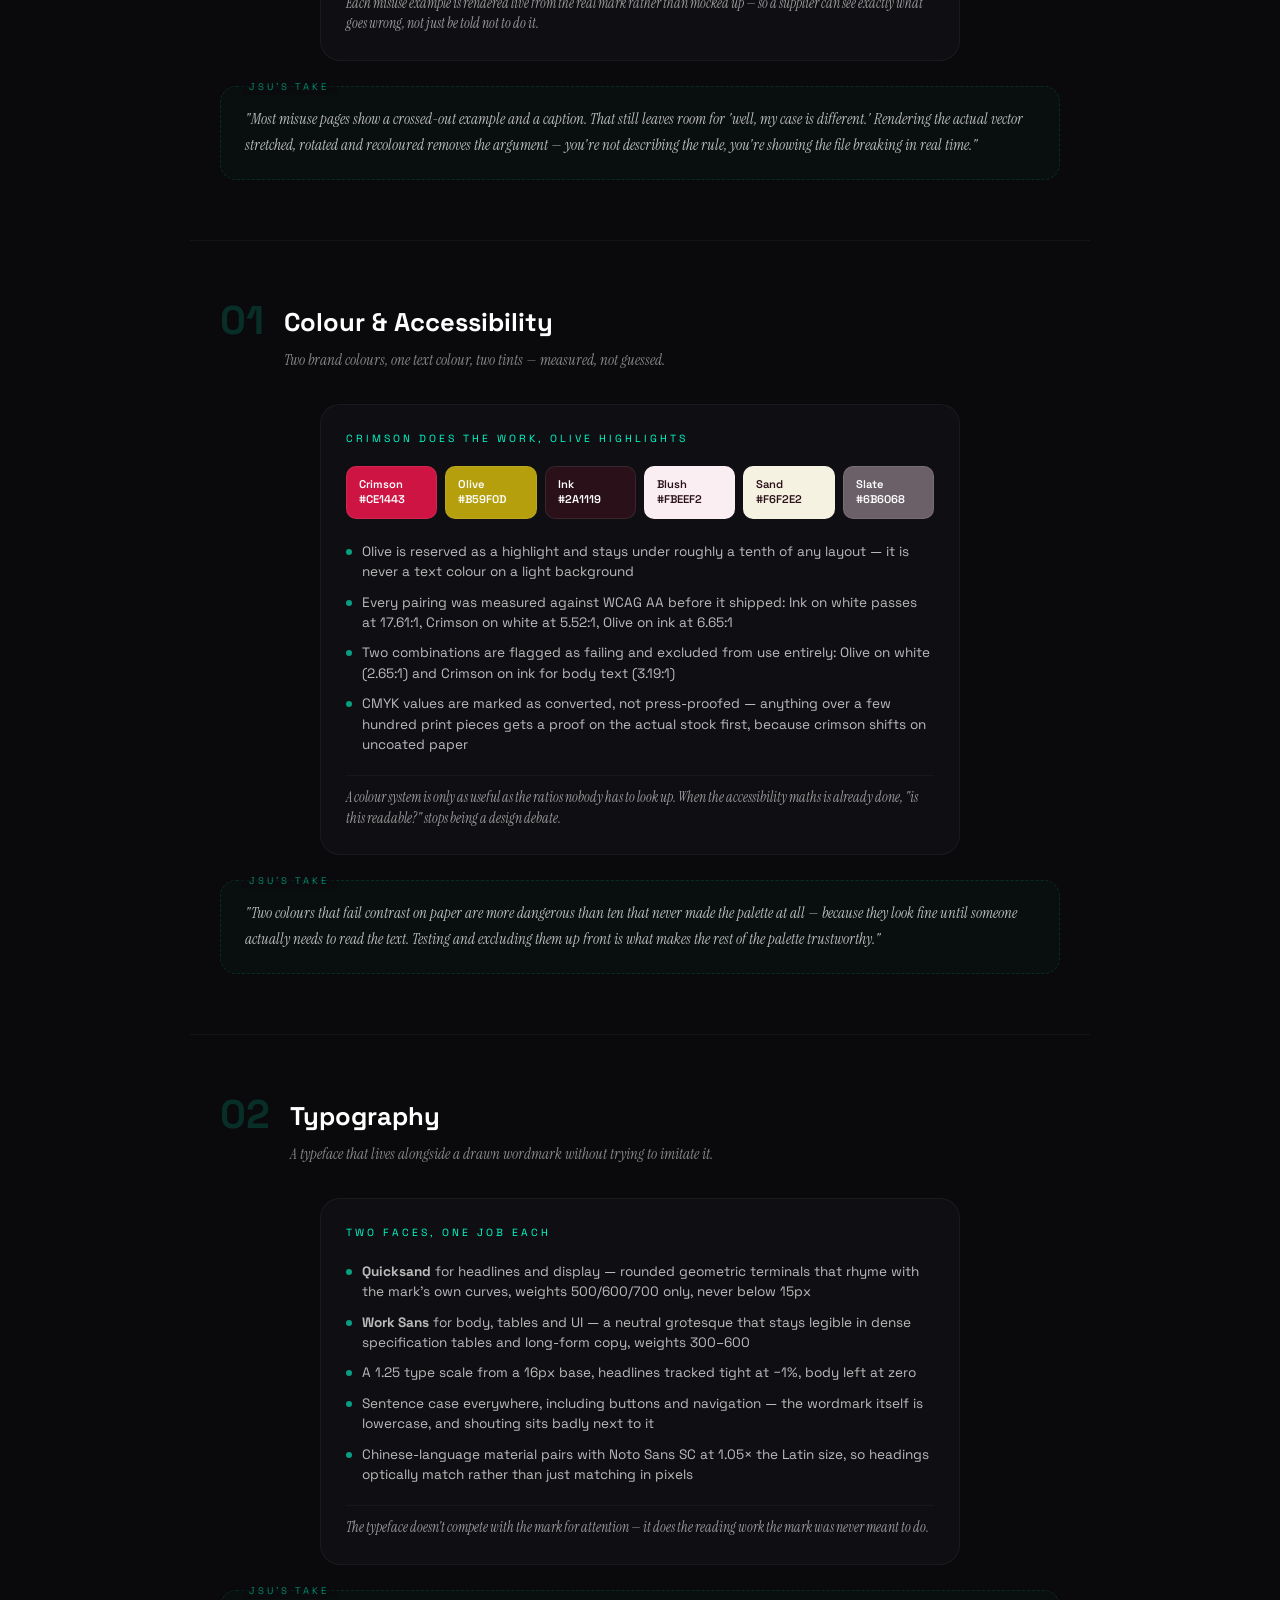
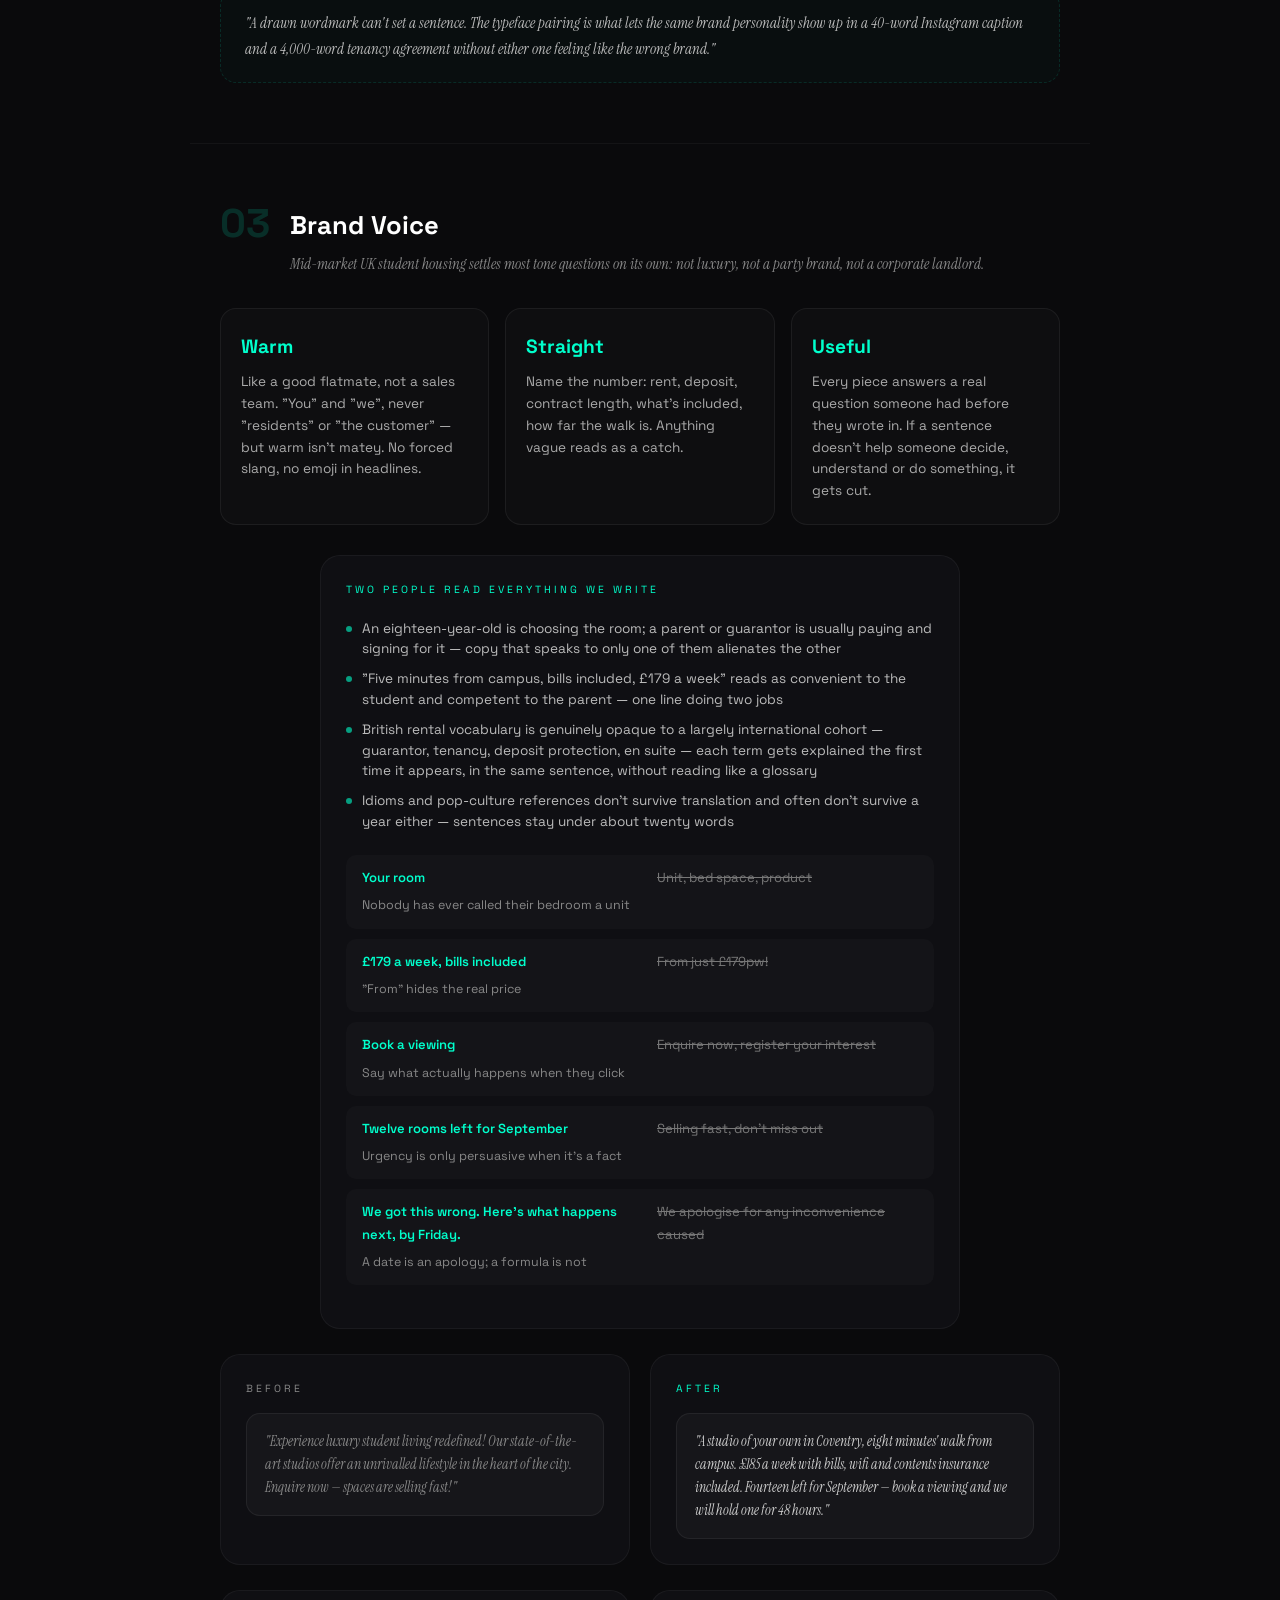
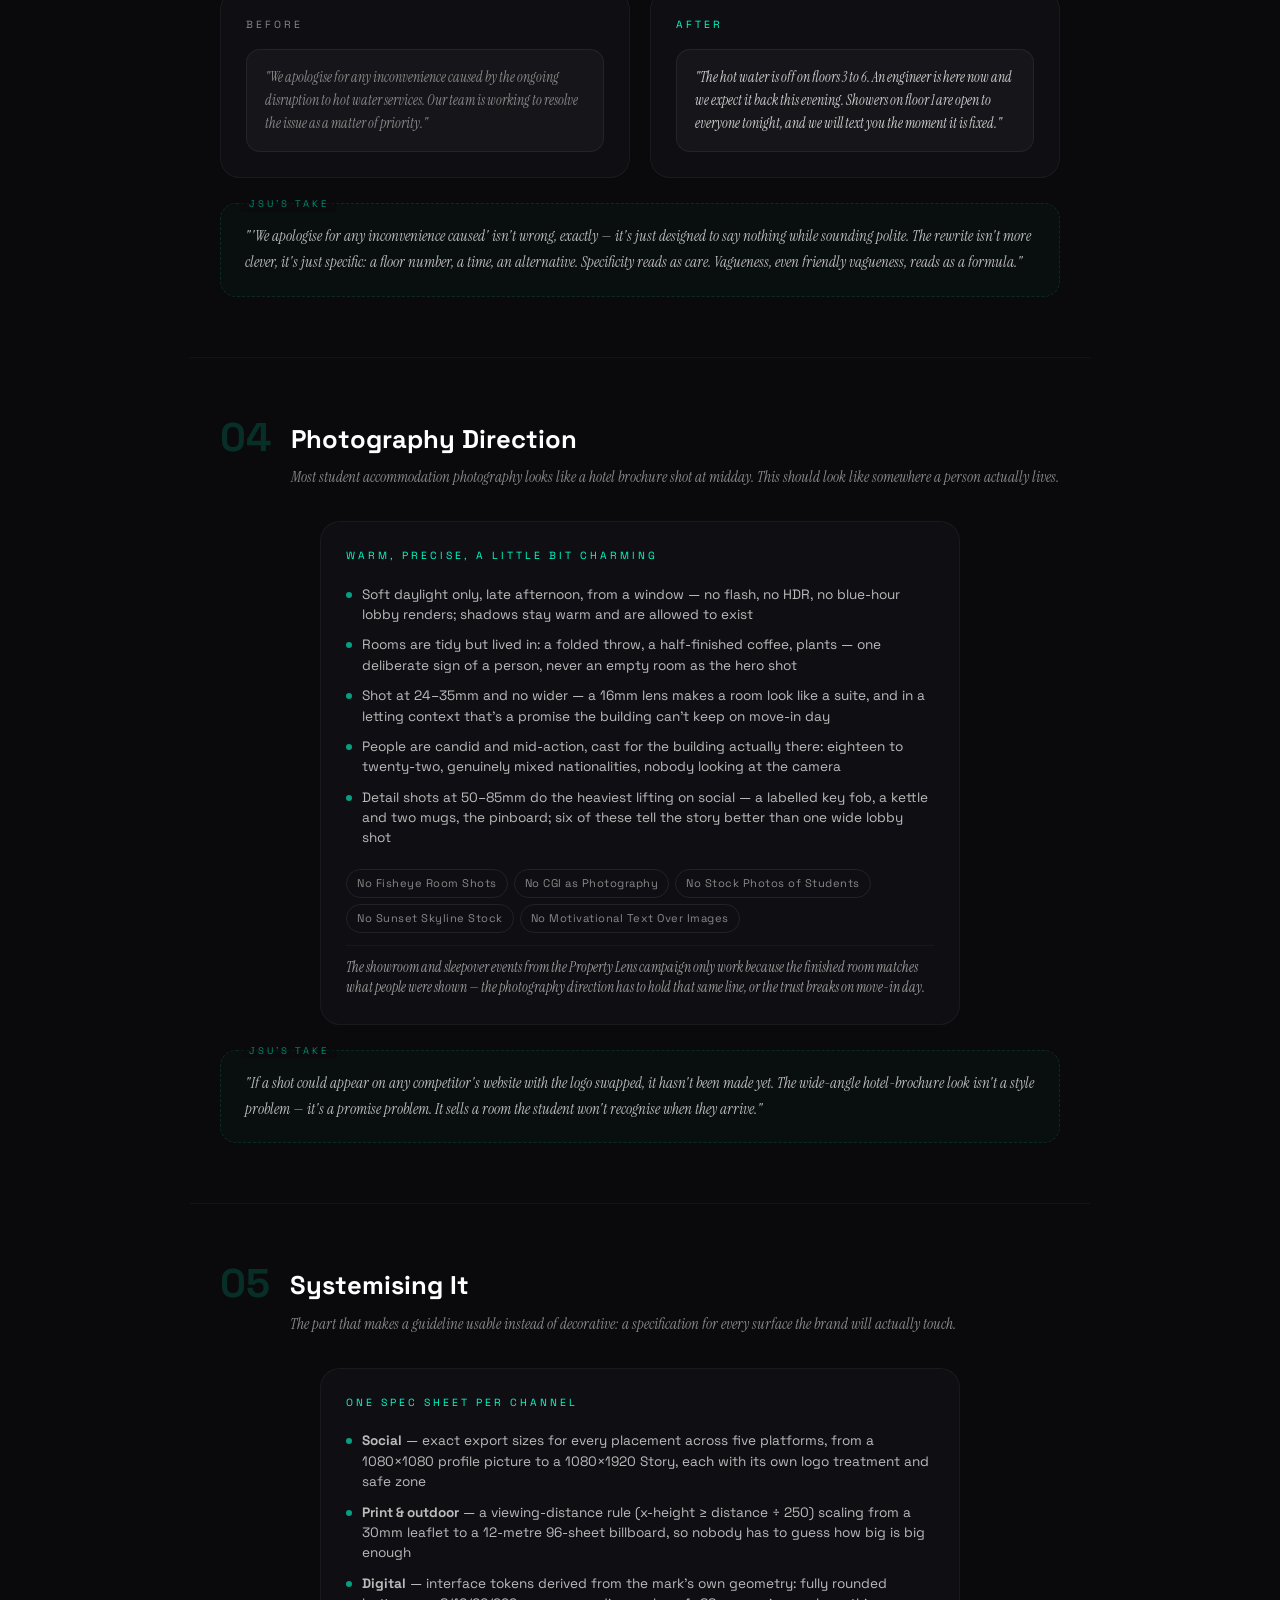
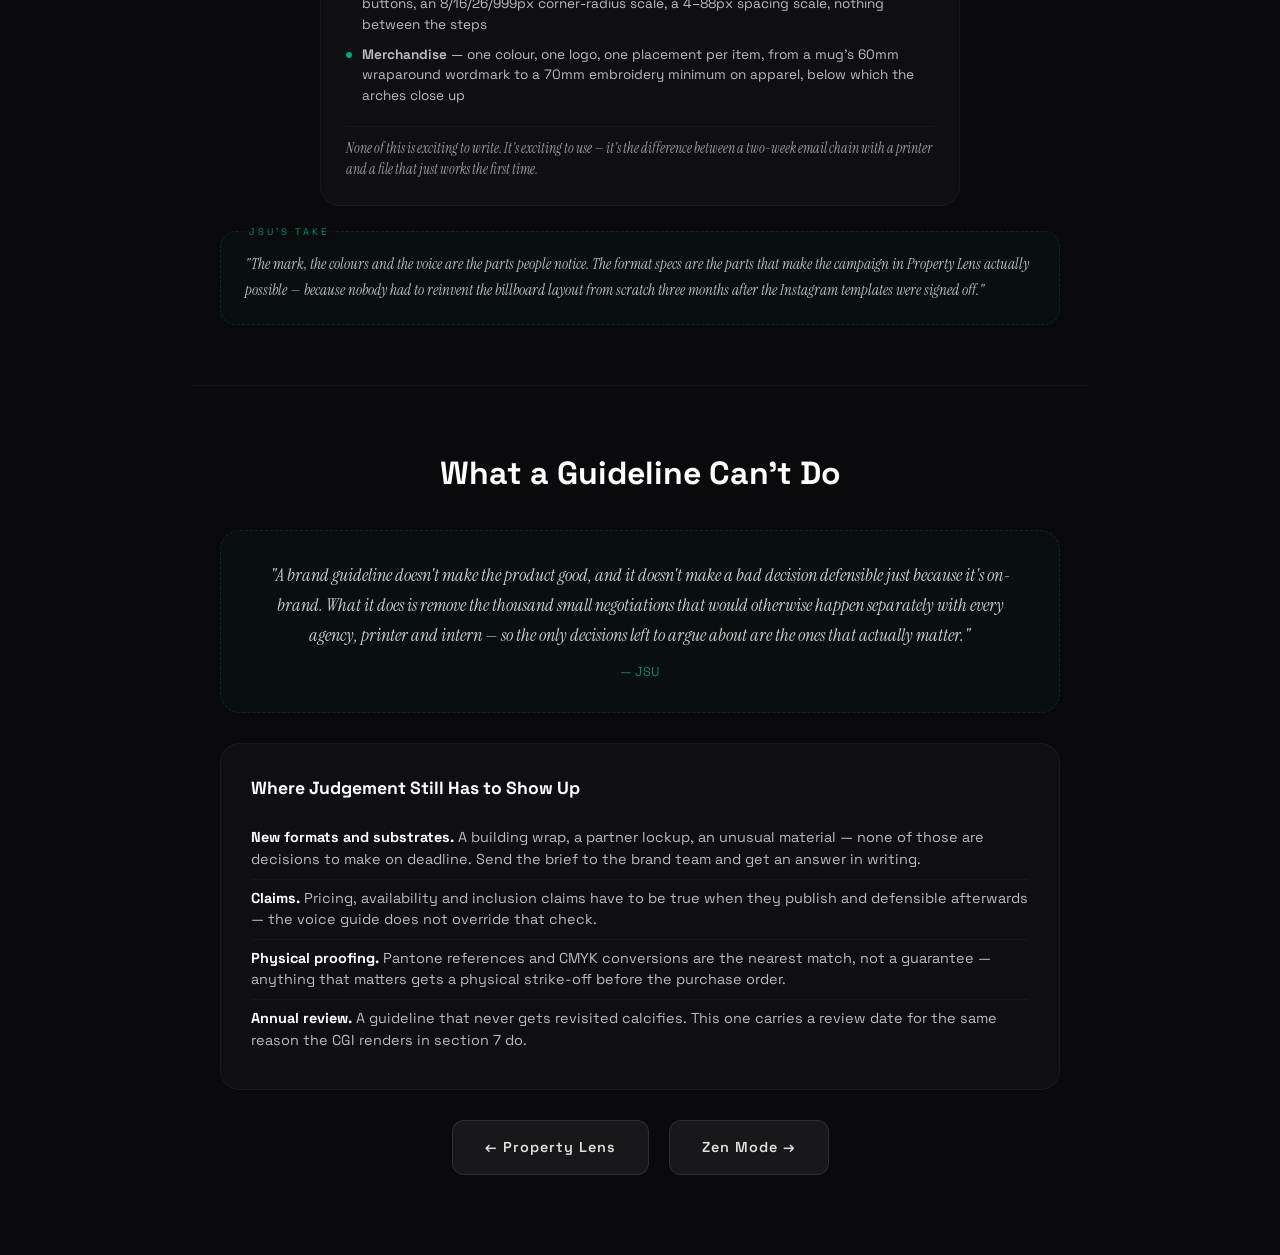
<file: artifacts/brand-lens.html>
<!DOCTYPE html>
<html lang="en">
<head>
    <meta charset="UTF-8">
    <meta name="viewport" content="width=device-width, initial-scale=1.0">
    <title>Brand Lens — Building the UNINN Guideline System | Zen Mode</title>
    <link rel="icon" type="image/svg+xml" href="../favicon.svg">
    <link rel="preconnect" href="https://fonts.googleapis.com">
    <link href="https://fonts.googleapis.com/css2?family=Space+Grotesk:wght@300;400;500;700&family=Instrument+Serif&display=swap" rel="stylesheet">
    <link rel="stylesheet" href="spatial-lens.css">
</head>
<body>
    <div class="grain"></div>
    <a href="../" class="back-link">← Zen Mode</a>

    <!-- Hero -->
    <section class="hero">
        <p class="tag">造增长 · Brand Lens</p>

        <div class="building-scene">
            <svg viewBox="0 0 1284 415" style="width:220px">
                <g fill="none" stroke="#CE1443" stroke-width="84" stroke-linecap="round">
                    <path class="brand-ink-stroke" d="M42 162 V289.5 A83.5 83.5 0 0 0 209 289.5 V162"/>
                    <path class="brand-ink-stroke" d="M341 373 V245.5 A83.5 83.5 0 0 1 508 245.5 V373"/>
                    <path class="brand-ink-stroke" d="M773 373 V245.5 A83.5 83.5 0 0 1 940 245.5 V373"/>
                    <path class="brand-ink-stroke" d="M1073 373 V245.5 A83.5 83.5 0 0 1 1240 245.5 V373"/>
                </g>
                <path class="brand-ink-stroke" d="M641 161 V373" fill="none" stroke="#B59F0D" stroke-width="84" stroke-linecap="round"/>
                <circle class="brand-dot" cx="641" cy="41" r="42" fill="#B59F0D"/>
                <circle cx="1240" cy="43" r="39" fill="none" stroke="#CE1443" stroke-width="9"/>
                <text x="1240" y="59" font-family="Quicksand, sans-serif" font-size="46" font-weight="700" fill="#CE1443" text-anchor="middle">R</text>
            </svg>
        </div>

        <h1>One Mark,<br>Every Touchpoint</h1>
        <p class="hero-sub">The brand guideline system built for UNINN, the UK student housing brand behind the Property Lens campaign — one wordmark, one voice, documented precisely enough that a supplier briefing a printer at 5pm on a Friday gets it right without calling anyone.</p>

        <div class="hero-stats">
            <div class="hero-stat">
                <span class="hero-stat-number">12</span>
                <span class="hero-stat-label">Guideline Sections</span>
            </div>
            <div class="hero-stat">
                <span class="hero-stat-number">40+</span>
                <span class="hero-stat-label">Format Specs Documented</span>
            </div>
            <div class="hero-stat">
                <span class="hero-stat-number">6</span>
                <span class="hero-stat-label">Approved Wordmark Variants</span>
            </div>
        </div>
    </section>

    <!-- 00: The Mark -->
    <section class="stage" id="mark">
        <div class="stage-header">
            <span class="stage-number">00</span>
            <div>
                <h2>The Mark</h2>
                <p class="stage-question">There is no separate symbol that outranks the wordmark — everything else in the system protects how it reads.</p>
            </div>
        </div>
        <div class="comparison solo">
            <div class="col col-ai">
                <span class="col-label">Anatomy, Not Decoration</span>
                <ul class="process-list">
                    <li>Every letter is built from a single stroke of constant width, called "u" — it's also the exact height of the dot over the "i", so clear space can be measured by eye</li>
                    <li>The artboard is locked at a 3.09:1 proportion — the wordmark can never be stretched or squashed without breaking that ratio</li>
                    <li>Clear space is 1u minimum on all four sides, 2u wherever the layout allows — nothing enters that zone, not type, not another logo</li>
                    <li>Minimum sizes are specified precisely: 120px wide digital with the ® mark, 100px without, 24px for the standalone monogram, 30mm print</li>
                    <li>The mark is never rebuilt by typing the name in a typeface — the letterforms are drawn, not set, so only the supplied vector file is ever placed</li>
                </ul>

                <div class="misuse-grid">
                    <div class="misuse-card">
                        <div class="mark-preview"><svg viewBox="0 0 1284 415" style="width:90px;transform:scaleX(1.4)"><g fill="none" stroke="#CE1443" stroke-width="84" stroke-linecap="round"><path d="M42 162 V289.5 A83.5 83.5 0 0 0 209 289.5 V162"/><path d="M341 373 V245.5 A83.5 83.5 0 0 1 508 245.5 V373"/><path d="M773 373 V245.5 A83.5 83.5 0 0 1 940 245.5 V373"/><path d="M1073 373 V245.5 A83.5 83.5 0 0 1 1240 245.5 V373"/></g><path d="M641 161 V373" fill="none" stroke="#B59F0D" stroke-width="84" stroke-linecap="round"/><circle cx="641" cy="41" r="42" fill="#B59F0D"/></svg></div>
                        <span class="misuse-label bad"><span class="misuse-mark-x">✕</span> Stretched</span>
                    </div>
                    <div class="misuse-card">
                        <div class="mark-preview"><svg viewBox="0 0 1284 415" style="width:80px;transform:rotate(-11deg)"><g fill="none" stroke="#CE1443" stroke-width="84" stroke-linecap="round"><path d="M42 162 V289.5 A83.5 83.5 0 0 0 209 289.5 V162"/><path d="M341 373 V245.5 A83.5 83.5 0 0 1 508 245.5 V373"/><path d="M773 373 V245.5 A83.5 83.5 0 0 1 940 245.5 V373"/><path d="M1073 373 V245.5 A83.5 83.5 0 0 1 1240 245.5 V373"/></g><path d="M641 161 V373" fill="none" stroke="#B59F0D" stroke-width="84" stroke-linecap="round"/><circle cx="641" cy="41" r="42" fill="#B59F0D"/></svg></div>
                        <span class="misuse-label bad"><span class="misuse-mark-x">✕</span> Rotated</span>
                    </div>
                    <div class="misuse-card">
                        <div class="mark-preview" style="color:#2D7FD3"><svg viewBox="0 0 1284 415" style="width:90px"><g fill="none" stroke="currentColor" stroke-width="84" stroke-linecap="round"><path d="M42 162 V289.5 A83.5 83.5 0 0 0 209 289.5 V162"/><path d="M341 373 V245.5 A83.5 83.5 0 0 1 508 245.5 V373"/><path d="M641 161 V373"/><path d="M773 373 V245.5 A83.5 83.5 0 0 1 940 245.5 V373"/><path d="M1073 373 V245.5 A83.5 83.5 0 0 1 1240 245.5 V373"/></g><circle cx="641" cy="41" r="42" fill="currentColor"/></svg></div>
                        <span class="misuse-label bad"><span class="misuse-mark-x">✕</span> Recoloured</span>
                    </div>
                    <div class="misuse-card">
                        <div class="mark-preview"><div style="border:3px solid #2A1119;border-radius:8px;padding:8px 10px;display:inline-flex"><svg viewBox="0 0 1284 415" style="width:70px"><g fill="none" stroke="#CE1443" stroke-width="84" stroke-linecap="round"><path d="M42 162 V289.5 A83.5 83.5 0 0 0 209 289.5 V162"/><path d="M341 373 V245.5 A83.5 83.5 0 0 1 508 245.5 V373"/><path d="M773 373 V245.5 A83.5 83.5 0 0 1 940 245.5 V373"/><path d="M1073 373 V245.5 A83.5 83.5 0 0 1 1240 245.5 V373"/></g><path d="M641 161 V373" fill="none" stroke="#B59F0D" stroke-width="84" stroke-linecap="round"/><circle cx="641" cy="41" r="42" fill="#B59F0D"/></svg></div></div>
                        <span class="misuse-label bad"><span class="misuse-mark-x">✕</span> Boxed</span>
                    </div>
                    <div class="misuse-card">
                        <div class="mark-preview"><svg viewBox="0 0 1284 415" style="width:90px"><g fill="none" stroke="#CE1443" stroke-width="84" stroke-linecap="round"><path d="M42 162 V289.5 A83.5 83.5 0 0 0 209 289.5 V162"/><path d="M341 373 V245.5 A83.5 83.5 0 0 1 508 245.5 V373"/><path d="M773 373 V245.5 A83.5 83.5 0 0 1 940 245.5 V373"/><path d="M1073 373 V245.5 A83.5 83.5 0 0 1 1240 245.5 V373"/></g><path d="M641 161 V373" fill="none" stroke="#B59F0D" stroke-width="84" stroke-linecap="round"/><circle cx="641" cy="41" r="42" fill="#B59F0D"/></svg></div>
                        <span class="misuse-label good"><span class="misuse-mark-ok">✓</span> Correct</span>
                    </div>
                </div>

                <p class="col-verdict">Each misuse example is rendered live from the real mark rather than mocked up — so a supplier can see exactly what goes wrong, not just be told not to do it.</p>
            </div>
        </div>
        <div class="insight">
            <span class="insight-label">JSU's Take</span>
            <p>"Most misuse pages show a crossed-out example and a caption. That still leaves room for 'well, my case is different.' Rendering the actual vector stretched, rotated and recoloured removes the argument — you're not describing the rule, you're showing the file breaking in real time."</p>
        </div>
    </section>

    <!-- 01: Colour -->
    <section class="stage" id="colour">
        <div class="stage-header">
            <span class="stage-number">01</span>
            <div>
                <h2>Colour &amp; Accessibility</h2>
                <p class="stage-question">Two brand colours, one text colour, two tints — measured, not guessed.</p>
            </div>
        </div>
        <div class="comparison solo">
            <div class="col col-ai">
                <span class="col-label">Crimson Does the Work, Olive Highlights</span>
                <div class="brand-swatches">
                    <div class="brand-swatch" style="background:#CE1443;color:#fff;">Crimson<br>#CE1443</div>
                    <div class="brand-swatch" style="background:#B59F0D;color:#fff;">Olive<br>#B59F0D</div>
                    <div class="brand-swatch" style="background:#2A1119;color:#fff;">Ink<br>#2A1119</div>
                    <div class="brand-swatch" style="background:#FBEEF2;color:#2A1119;">Blush<br>#FBEEF2</div>
                    <div class="brand-swatch" style="background:#F6F2E2;color:#2A1119;">Sand<br>#F6F2E2</div>
                    <div class="brand-swatch" style="background:#6B6068;color:#fff;">Slate<br>#6B6068</div>
                </div>
                <ul class="process-list">
                    <li>Olive is reserved as a highlight and stays under roughly a tenth of any layout — it is never a text colour on a light background</li>
                    <li>Every pairing was measured against WCAG AA before it shipped: Ink on white passes at 17.61:1, Crimson on white at 5.52:1, Olive on ink at 6.65:1</li>
                    <li>Two combinations are flagged as failing and excluded from use entirely: Olive on white (2.65:1) and Crimson on ink for body text (3.19:1)</li>
                    <li>CMYK values are marked as converted, not press-proofed — anything over a few hundred print pieces gets a proof on the actual stock first, because crimson shifts on uncoated paper</li>
                </ul>
                <p class="col-verdict">A colour system is only as useful as the ratios nobody has to look up. When the accessibility maths is already done, "is this readable?" stops being a design debate.</p>
            </div>
        </div>
        <div class="insight">
            <span class="insight-label">JSU's Take</span>
            <p>"Two colours that fail contrast on paper are more dangerous than ten that never made the palette at all — because they look fine until someone actually needs to read the text. Testing and excluding them up front is what makes the rest of the palette trustworthy."</p>
        </div>
    </section>

    <!-- 02: Typography -->
    <section class="stage" id="type">
        <div class="stage-header">
            <span class="stage-number">02</span>
            <div>
                <h2>Typography</h2>
                <p class="stage-question">A typeface that lives alongside a drawn wordmark without trying to imitate it.</p>
            </div>
        </div>
        <div class="comparison solo">
            <div class="col col-ai">
                <span class="col-label">Two Faces, One Job Each</span>
                <ul class="process-list">
                    <li><b>Quicksand</b> for headlines and display — rounded geometric terminals that rhyme with the mark's own curves, weights 500/600/700 only, never below 15px</li>
                    <li><b>Work Sans</b> for body, tables and UI — a neutral grotesque that stays legible in dense specification tables and long-form copy, weights 300–600</li>
                    <li>A 1.25 type scale from a 16px base, headlines tracked tight at −1%, body left at zero</li>
                    <li>Sentence case everywhere, including buttons and navigation — the wordmark itself is lowercase, and shouting sits badly next to it</li>
                    <li>Chinese-language material pairs with Noto Sans SC at 1.05× the Latin size, so headings optically match rather than just matching in pixels</li>
                </ul>
                <p class="col-verdict">The typeface doesn't compete with the mark for attention — it does the reading work the mark was never meant to do.</p>
            </div>
        </div>
        <div class="insight">
            <span class="insight-label">JSU's Take</span>
            <p>"A drawn wordmark can't set a sentence. The typeface pairing is what lets the same brand personality show up in a 40-word Instagram caption and a 4,000-word tenancy agreement without either one feeling like the wrong brand."</p>
        </div>
    </section>

    <!-- 03: Voice -->
    <section class="stage" id="voice">
        <div class="stage-header">
            <span class="stage-number">03</span>
            <div>
                <h2>Brand Voice</h2>
                <p class="stage-question">Mid-market UK student housing settles most tone questions on its own: not luxury, not a party brand, not a corporate landlord.</p>
            </div>
        </div>

        <div class="voice-grid">
            <div class="voice-card">
                <h4>Warm</h4>
                <p>Like a good flatmate, not a sales team. "You" and "we", never "residents" or "the customer" — but warm isn't matey. No forced slang, no emoji in headlines.</p>
            </div>
            <div class="voice-card">
                <h4>Straight</h4>
                <p>Name the number: rent, deposit, contract length, what's included, how far the walk is. Anything vague reads as a catch.</p>
            </div>
            <div class="voice-card">
                <h4>Useful</h4>
                <p>Every piece answers a real question someone had before they wrote in. If a sentence doesn't help someone decide, understand or do something, it gets cut.</p>
            </div>
        </div>

        <div class="comparison solo">
            <div class="col col-ai">
                <span class="col-label">Two People Read Everything We Write</span>
                <ul class="process-list">
                    <li>An eighteen-year-old is choosing the room; a parent or guarantor is usually paying and signing for it — copy that speaks to only one of them alienates the other</li>
                    <li>"Five minutes from campus, bills included, £179 a week" reads as convenient to the student and competent to the parent — one line doing two jobs</li>
                    <li>British rental vocabulary is genuinely opaque to a largely international cohort — guarantor, tenancy, deposit protection, en suite — each term gets explained the first time it appears, in the same sentence, without reading like a glossary</li>
                    <li>Idioms and pop-culture references don't survive translation and often don't survive a year either — sentences stay under about twenty words</li>
                </ul>

                <div class="swap-list">
                    <div class="swap-row"><span class="swap-say">Your room</span><span class="swap-not">Unit, bed space, product</span><span class="swap-why">Nobody has ever called their bedroom a unit</span></div>
                    <div class="swap-row"><span class="swap-say">£179 a week, bills included</span><span class="swap-not">From just £179pw!</span><span class="swap-why">"From" hides the real price</span></div>
                    <div class="swap-row"><span class="swap-say">Book a viewing</span><span class="swap-not">Enquire now, register your interest</span><span class="swap-why">Say what actually happens when they click</span></div>
                    <div class="swap-row"><span class="swap-say">Twelve rooms left for September</span><span class="swap-not">Selling fast, don't miss out</span><span class="swap-why">Urgency is only persuasive when it's a fact</span></div>
                    <div class="swap-row"><span class="swap-say">We got this wrong. Here's what happens next, by Friday.</span><span class="swap-not">We apologise for any inconvenience caused</span><span class="swap-why">A date is an apology; a formula is not</span></div>
                </div>
            </div>
        </div>

        <div class="comparison" style="margin-top:25px">
            <div class="col col-traditional">
                <span class="col-label">Before</span>
                <div class="brand-rewrite" style="margin:0">
                    <p class="rewrite-text rewrite-before">"Experience luxury student living redefined! Our state-of-the-art studios offer an unrivalled lifestyle in the heart of the city. Enquire now — spaces are selling fast!"</p>
                </div>
            </div>
            <div class="col col-ai">
                <span class="col-label">After</span>
                <div class="brand-rewrite" style="margin:0">
                    <p class="rewrite-text">"A studio of your own in Coventry, eight minutes' walk from campus. £185 a week with bills, wifi and contents insurance included. Fourteen left for September — book a viewing and we will hold one for 48 hours."</p>
                </div>
            </div>
        </div>
        <div class="comparison" style="margin-top:20px">
            <div class="col col-traditional">
                <span class="col-label">Before</span>
                <div class="brand-rewrite" style="margin:0">
                    <p class="rewrite-text rewrite-before">"We apologise for any inconvenience caused by the ongoing disruption to hot water services. Our team is working to resolve the issue as a matter of priority."</p>
                </div>
            </div>
            <div class="col col-ai">
                <span class="col-label">After</span>
                <div class="brand-rewrite" style="margin:0">
                    <p class="rewrite-text">"The hot water is off on floors 3 to 6. An engineer is here now and we expect it back this evening. Showers on floor 1 are open to everyone tonight, and we will text you the moment it is fixed."</p>
                </div>
            </div>
        </div>

        <div class="insight" style="margin-top:25px">
            <span class="insight-label">JSU's Take</span>
            <p>"'We apologise for any inconvenience caused' isn't wrong, exactly — it's just designed to say nothing while sounding polite. The rewrite isn't more clever, it's just specific: a floor number, a time, an alternative. Specificity reads as care. Vagueness, even friendly vagueness, reads as a formula."</p>
        </div>
    </section>

    <!-- 04: Photography -->
    <section class="stage" id="photo">
        <div class="stage-header">
            <span class="stage-number">04</span>
            <div>
                <h2>Photography Direction</h2>
                <p class="stage-question">Most student accommodation photography looks like a hotel brochure shot at midday. This should look like somewhere a person actually lives.</p>
            </div>
        </div>
        <div class="comparison solo">
            <div class="col col-ai">
                <span class="col-label">Warm, Precise, a Little Bit Charming</span>
                <ul class="process-list">
                    <li>Soft daylight only, late afternoon, from a window — no flash, no HDR, no blue-hour lobby renders; shadows stay warm and are allowed to exist</li>
                    <li>Rooms are tidy but lived in: a folded throw, a half-finished coffee, plants — one deliberate sign of a person, never an empty room as the hero shot</li>
                    <li>Shot at 24–35mm and no wider — a 16mm lens makes a room look like a suite, and in a letting context that's a promise the building can't keep on move-in day</li>
                    <li>People are candid and mid-action, cast for the building actually there: eighteen to twenty-two, genuinely mixed nationalities, nobody looking at the camera</li>
                    <li>Detail shots at 50–85mm do the heaviest lifting on social — a labelled key fob, a kettle and two mugs, the pinboard; six of these tell the story better than one wide lobby shot</li>
                </ul>
                <div class="tools">
                    <span class="tool">No Fisheye Room Shots</span>
                    <span class="tool">No CGI as Photography</span>
                    <span class="tool">No Stock Photos of Students</span>
                    <span class="tool">No Sunset Skyline Stock</span>
                    <span class="tool">No Motivational Text Over Images</span>
                </div>
                <p class="col-verdict">The showroom and sleepover events from the Property Lens campaign only work because the finished room matches what people were shown — the photography direction has to hold that same line, or the trust breaks on move-in day.</p>
            </div>
        </div>
        <div class="insight">
            <span class="insight-label">JSU's Take</span>
            <p>"If a shot could appear on any competitor's website with the logo swapped, it hasn't been made yet. The wide-angle hotel-brochure look isn't a style problem — it's a promise problem. It sells a room the student won't recognise when they arrive."</p>
        </div>
    </section>

    <!-- 05: Systemising -->
    <section class="stage" id="systemising">
        <div class="stage-header">
            <span class="stage-number">05</span>
            <div>
                <h2>Systemising It</h2>
                <p class="stage-question">The part that makes a guideline usable instead of decorative: a specification for every surface the brand will actually touch.</p>
            </div>
        </div>
        <div class="comparison solo">
            <div class="col col-ai">
                <span class="col-label">One Spec Sheet per Channel</span>
                <ul class="process-list">
                    <li><b>Social</b> — exact export sizes for every placement across five platforms, from a 1080×1080 profile picture to a 1080×1920 Story, each with its own logo treatment and safe zone</li>
                    <li><b>Print &amp; outdoor</b> — a viewing-distance rule (x-height ≥ distance ÷ 250) scaling from a 30mm leaflet to a 12-metre 96-sheet billboard, so nobody has to guess how big is big enough</li>
                    <li><b>Digital</b> — interface tokens derived from the mark's own geometry: fully rounded buttons, an 8/16/26/999px corner-radius scale, a 4–88px spacing scale, nothing between the steps</li>
                    <li><b>Merchandise</b> — one colour, one logo, one placement per item, from a mug's 60mm wraparound wordmark to a 70mm embroidery minimum on apparel, below which the arches close up</li>
                </ul>
                <p class="col-verdict">None of this is exciting to write. It's exciting to use — it's the difference between a two-week email chain with a printer and a file that just works the first time.</p>
            </div>
        </div>
        <div class="insight">
            <span class="insight-label">JSU's Take</span>
            <p>"The mark, the colours and the voice are the parts people notice. The format specs are the parts that make the campaign in Property Lens actually possible — because nobody had to reinvent the billboard layout from scratch three months after the Instagram templates were signed off."</p>
        </div>
    </section>

    <!-- Summary -->
    <section class="summary">
        <h2>What a Guideline Can't Do</h2>
        <div class="summary-message">
            <blockquote>"A brand guideline doesn't make the product good, and it doesn't make a bad decision defensible just because it's on-brand. What it does is remove the thousand small negotiations that would otherwise happen separately with every agency, printer and intern — so the only decisions left to argue about are the ones that actually matter."</blockquote>
            <p class="summary-attribution">— JSU</p>
        </div>

        <div class="summary-caveat">
            <h3>Where Judgement Still Has to Show Up</h3>
            <ul>
                <li><strong>New formats and substrates.</strong> A building wrap, a partner lockup, an unusual material — none of those are decisions to make on deadline. Send the brief to the brand team and get an answer in writing.</li>
                <li><strong>Claims.</strong> Pricing, availability and inclusion claims have to be true when they publish and defensible afterwards — the voice guide does not override that check.</li>
                <li><strong>Physical proofing.</strong> Pantone references and CMYK conversions are the nearest match, not a guarantee — anything that matters gets a physical strike-off before the purchase order.</li>
                <li><strong>Annual review.</strong> A guideline that never gets revisited calcifies. This one carries a review date for the same reason the CGI renders in section 7 do.</li>
            </ul>
        </div>

        <div class="summary-actions">
            <a href="property-lens.html" class="btn btn-secondary" style="margin-right:16px">← Property Lens</a>
            <a href="../" class="btn btn-secondary">Zen Mode →</a>
        </div>
    </section>

    <script>
        const observer = new IntersectionObserver(entries => {
            entries.forEach(e => { if (e.isIntersecting) { e.target.classList.add('visible'); observer.unobserve(e.target); } });
        }, { threshold: 0.1 });
        document.querySelectorAll('.stage, .summary').forEach(el => observer.observe(el));
    </script>
</body>
</html>
</file>
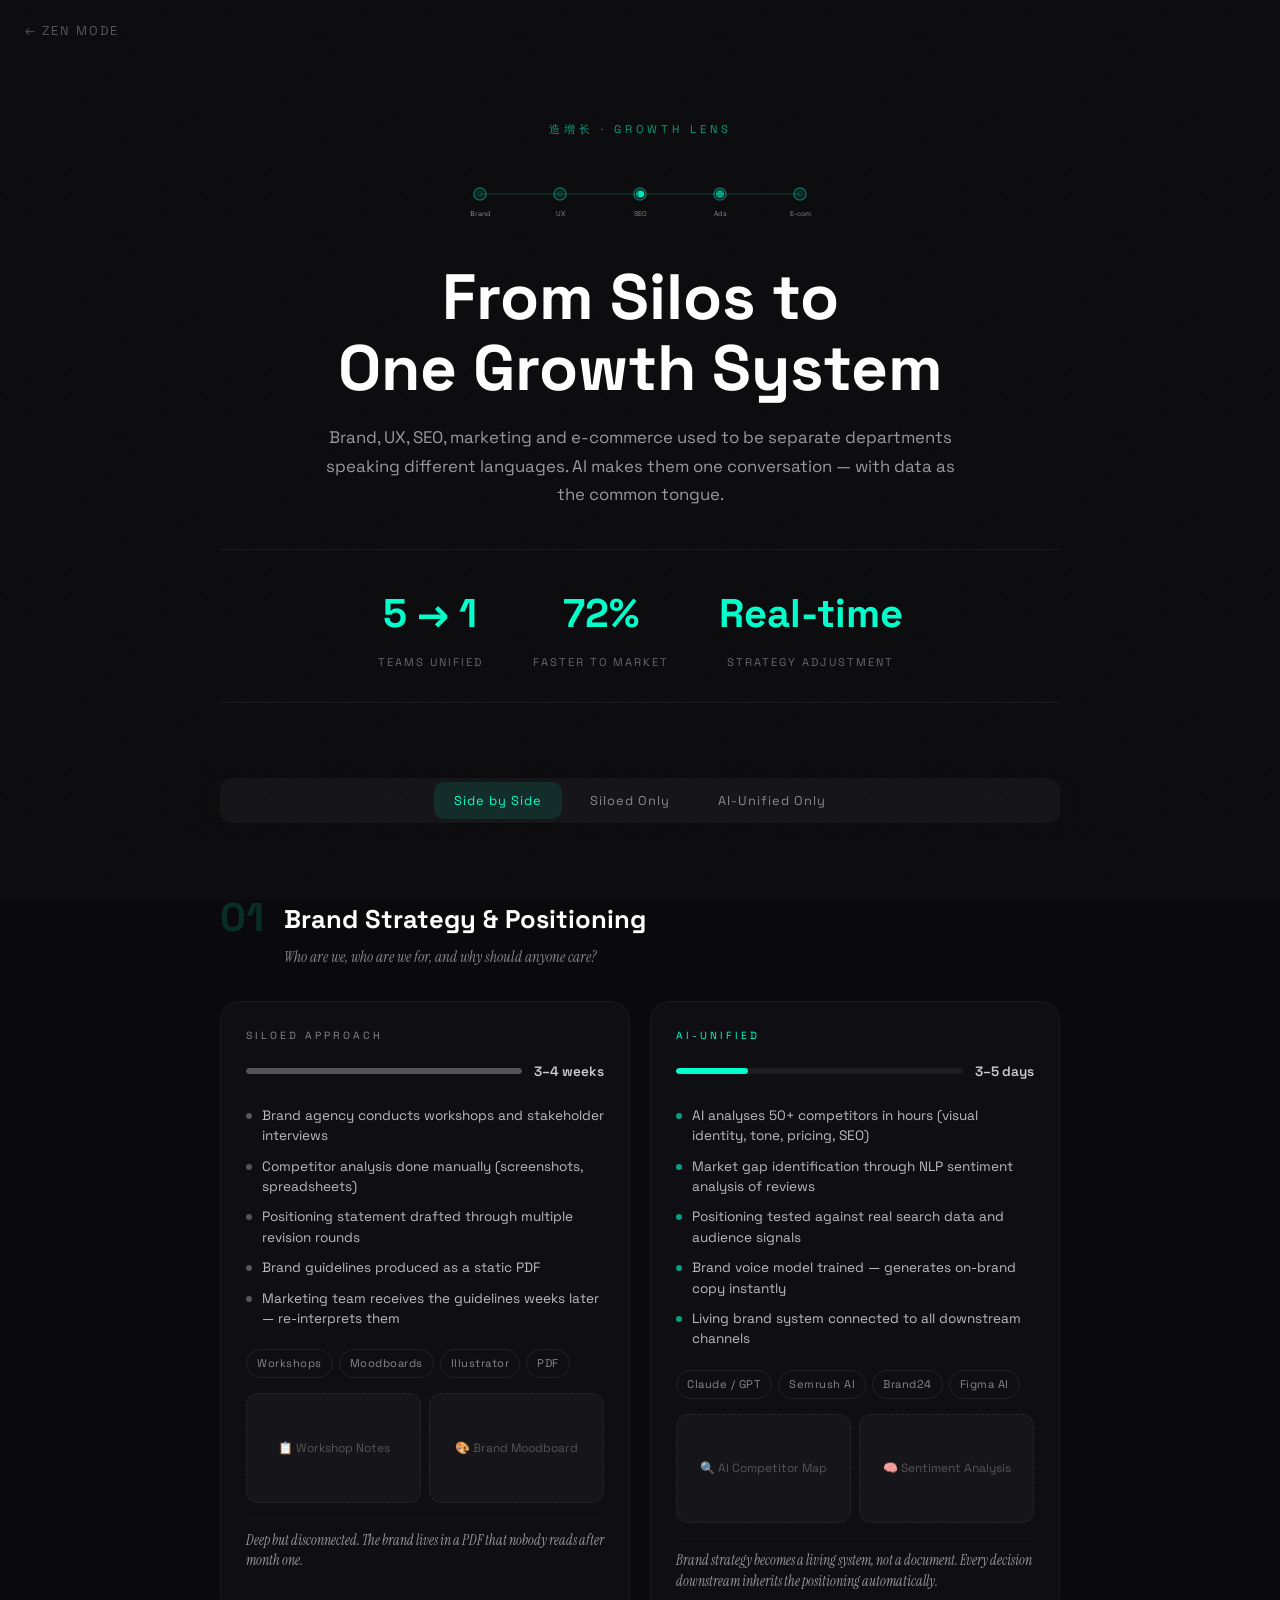
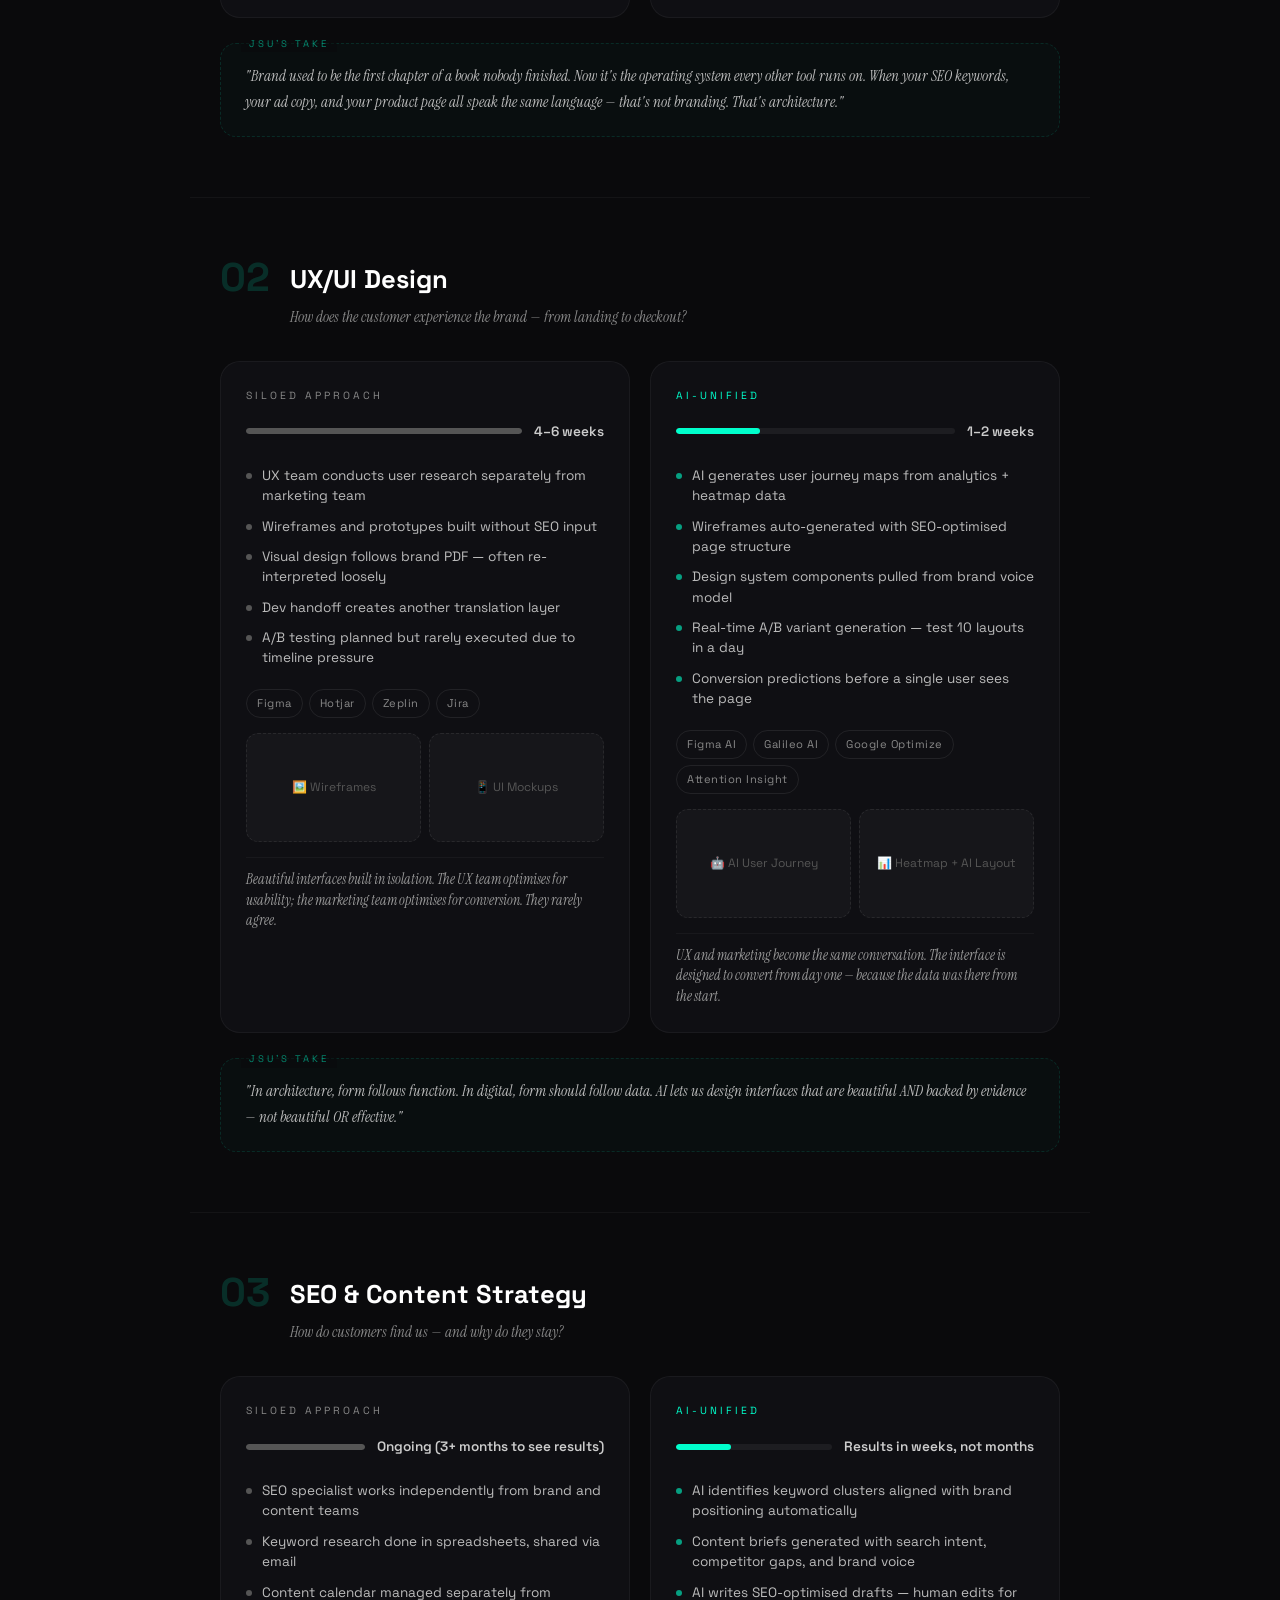
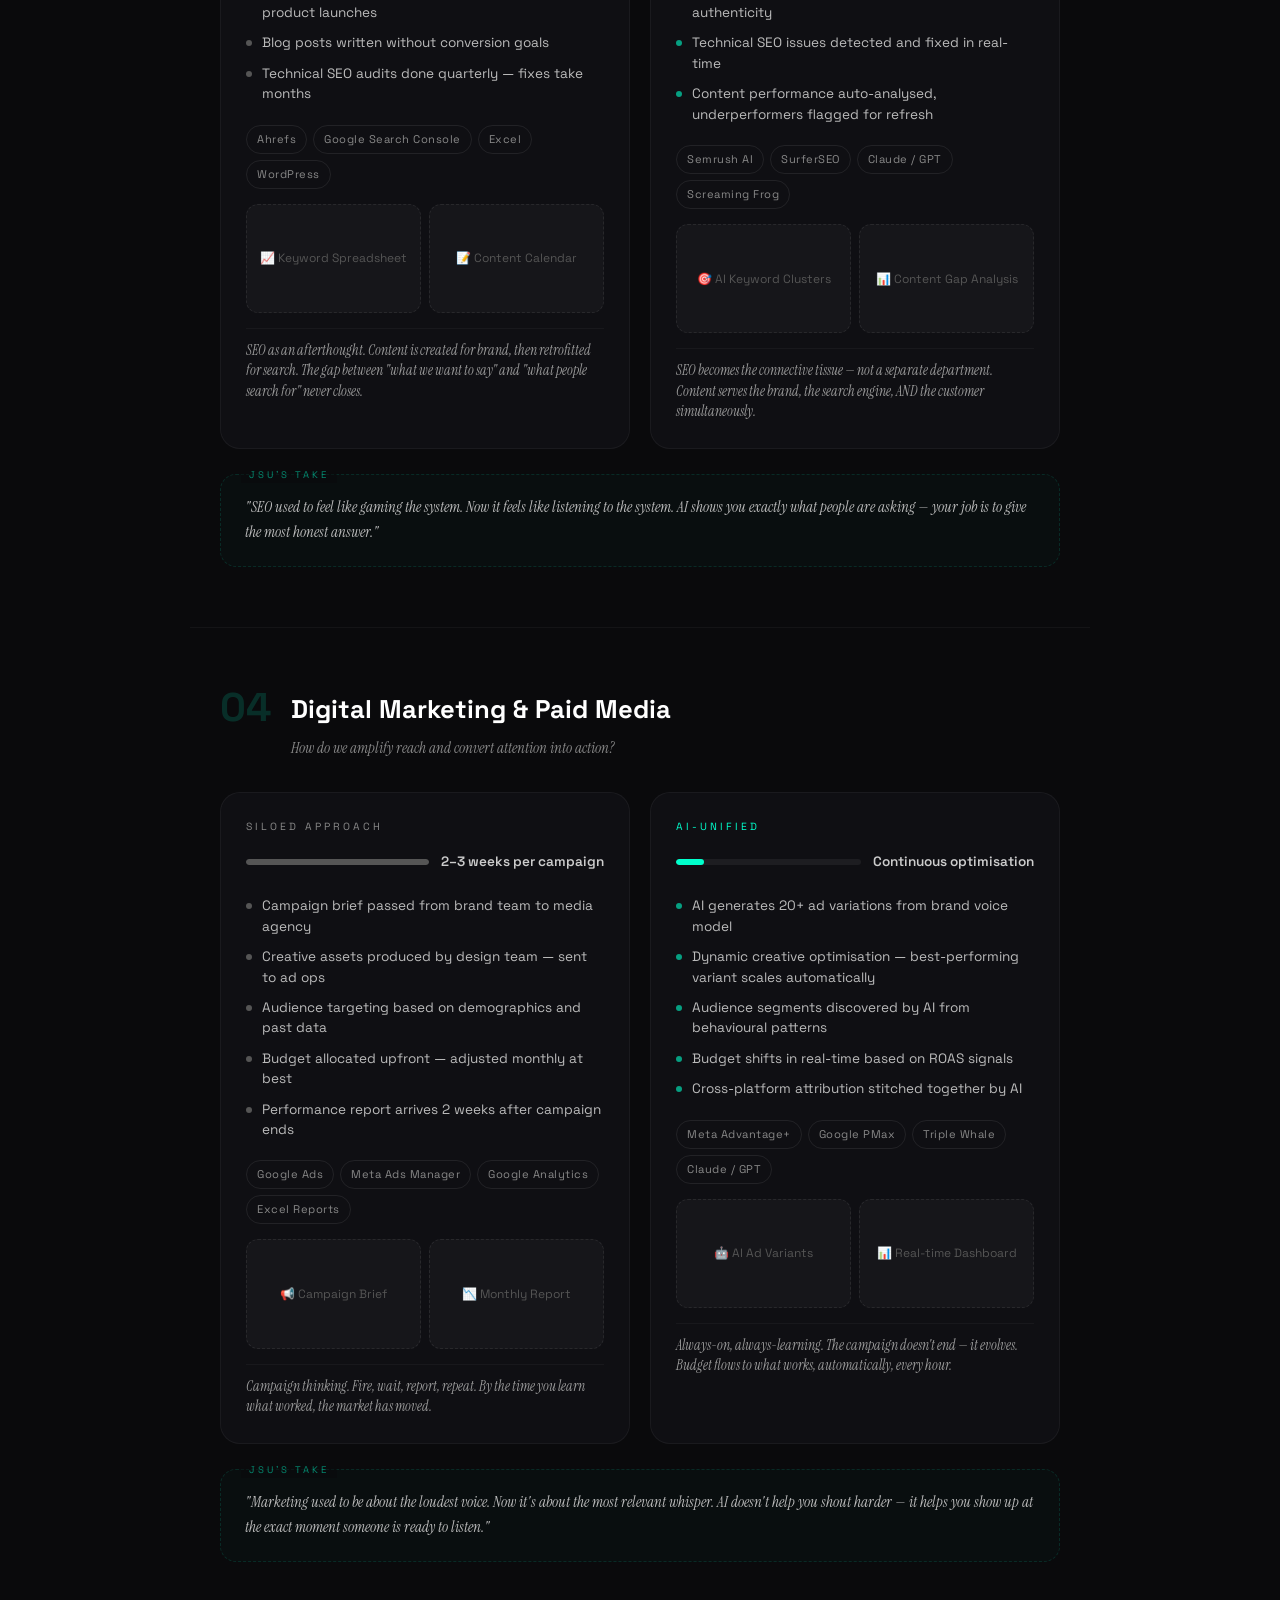
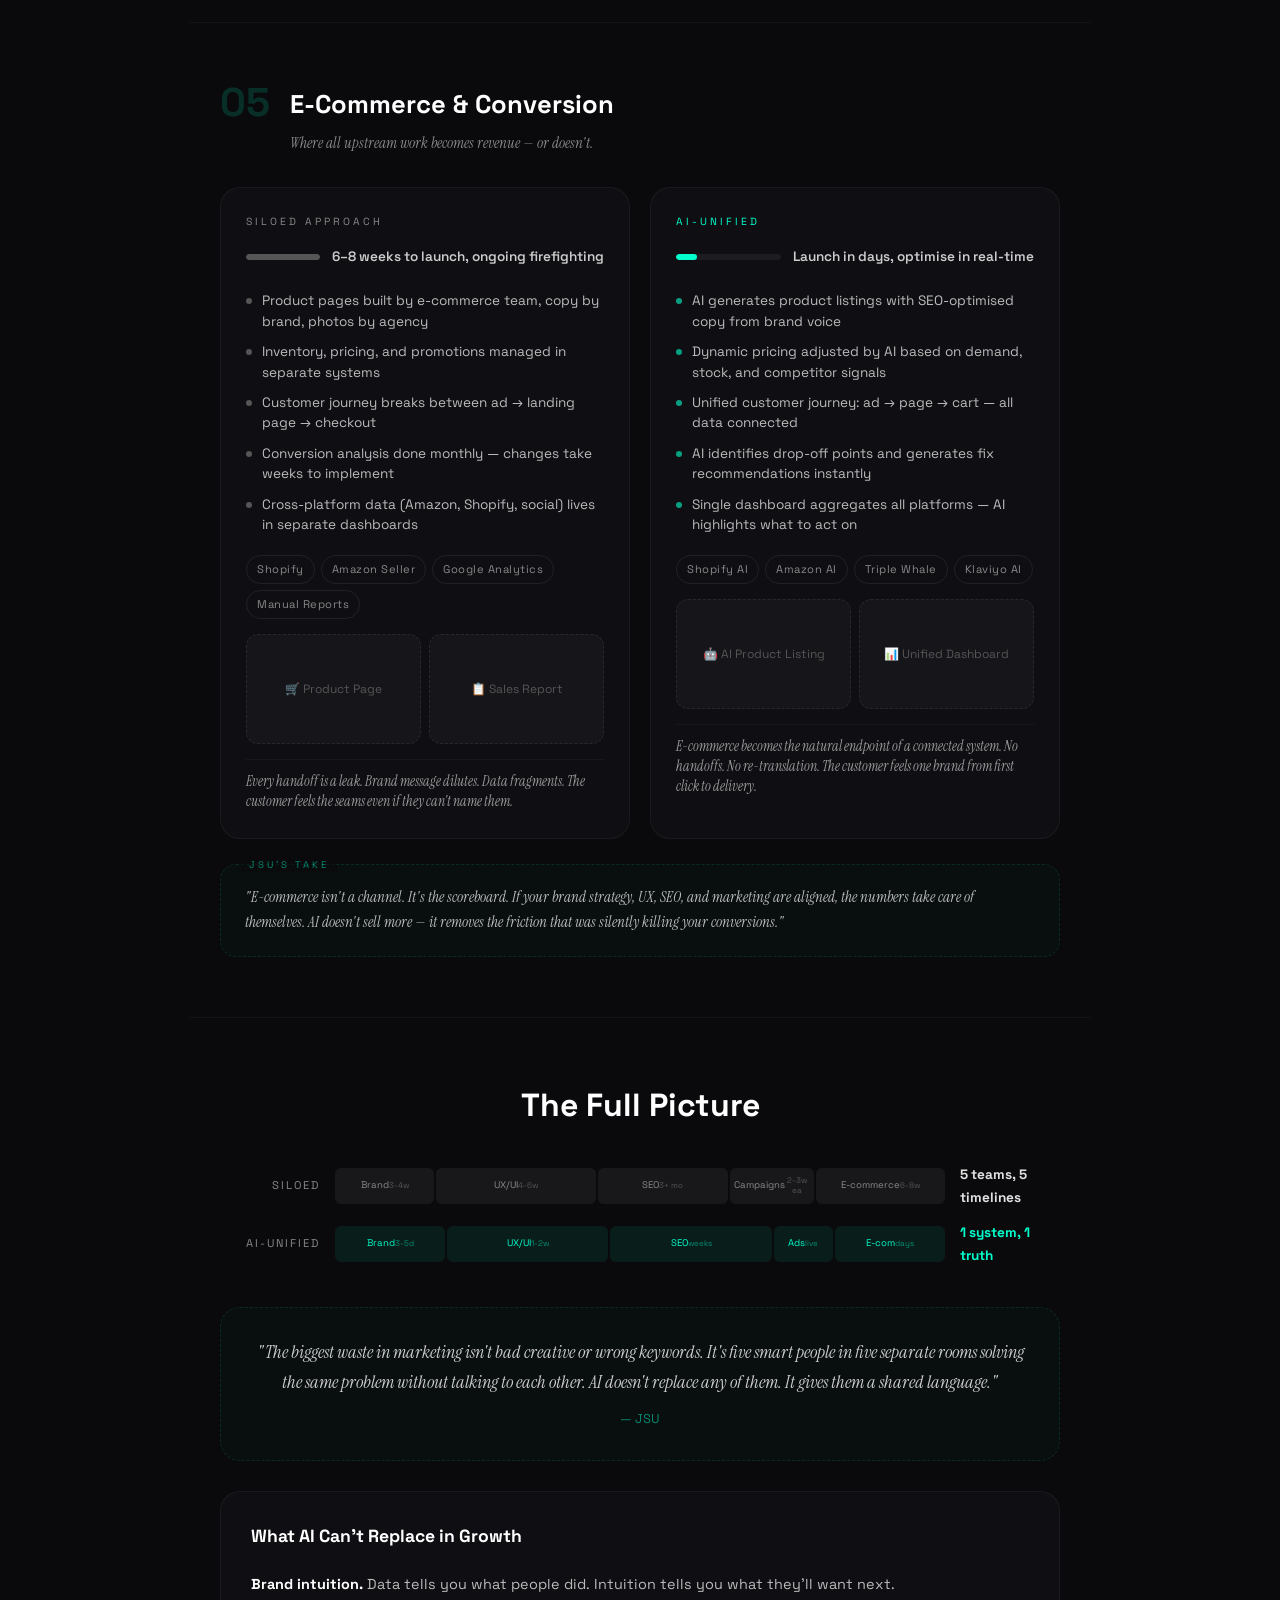
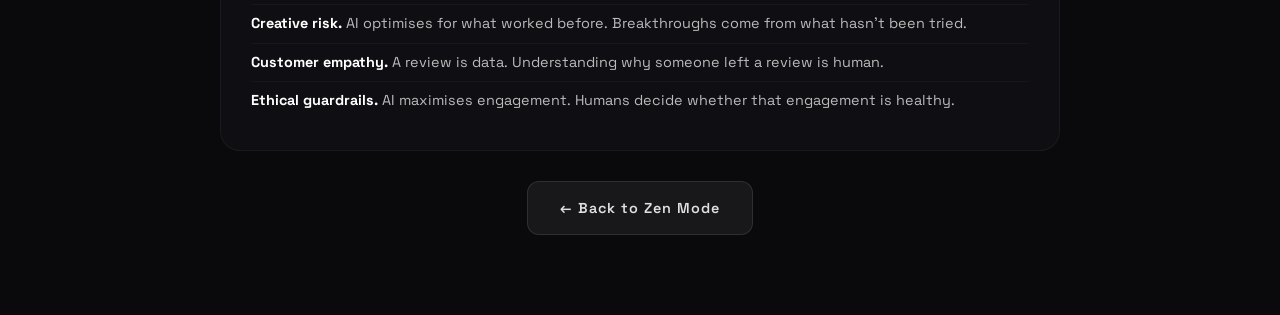
<file: artifacts/growth-lens.html>
<!DOCTYPE html>
<html lang="en">
<head>
    <meta charset="UTF-8">
    <meta name="viewport" content="width=device-width, initial-scale=1.0">
    <title>Growth Lens — Siloed vs AI-Unified Workflow | Zen Mode</title>
    <link rel="icon" type="image/svg+xml" href="../favicon.svg">
    <link rel="preconnect" href="https://fonts.googleapis.com">
    <link href="https://fonts.googleapis.com/css2?family=Space+Grotesk:wght@300;400;500;700&family=Instrument+Serif&display=swap" rel="stylesheet">
    <link rel="stylesheet" href="spatial-lens.css">
</head>
<body>
    <div class="grain"></div>
    <a href="../" class="back-link">← Zen Mode</a>

    <!-- Hero -->
    <section class="hero">
        <p class="tag">造增长 · Growth Lens</p>
        <div class="growth-flow">
            <svg class="flow-svg" viewBox="0 0 400 60" xmlns="http://www.w3.org/2000/svg">
                <!-- Connection lines -->
                <line x1="40" y1="30" x2="120" y2="30" stroke="rgba(0,255,204,0.15)" stroke-width="1.5"/>
                <line x1="120" y1="30" x2="200" y2="30" stroke="rgba(0,255,204,0.15)" stroke-width="1.5"/>
                <line x1="200" y1="30" x2="280" y2="30" stroke="rgba(0,255,204,0.15)" stroke-width="1.5"/>
                <line x1="280" y1="30" x2="360" y2="30" stroke="rgba(0,255,204,0.15)" stroke-width="1.5"/>
                <!-- Animated pulse traveling the line -->
                <circle r="3" fill="#00ffcc" opacity="0.8">
                    <animateMotion dur="4s" repeatCount="indefinite" path="M40,30 L120,30 L200,30 L280,30 L360,30"/>
                </circle>
                <!-- Nodes -->
                <circle cx="40"  cy="30" r="6" fill="none" stroke="#00ffcc" stroke-width="1.5" class="flow-node" opacity="0.4"/>
                <circle cx="120" cy="30" r="6" fill="none" stroke="#00ffcc" stroke-width="1.5" class="flow-node" opacity="0.4"/>
                <circle cx="200" cy="30" r="6" fill="none" stroke="#00ffcc" stroke-width="1.5" class="flow-node" opacity="0.4"/>
                <circle cx="280" cy="30" r="6" fill="none" stroke="#00ffcc" stroke-width="1.5" class="flow-node" opacity="0.4"/>
                <circle cx="360" cy="30" r="6" fill="none" stroke="#00ffcc" stroke-width="1.5" class="flow-node" opacity="0.4"/>
                <!-- Node fills that pulse sequentially -->
                <circle cx="40"  cy="30" r="4" fill="#00ffcc"><animate attributeName="opacity" values="1;0.15;0.15;0.15;0.15;1" dur="4s" repeatCount="indefinite"/></circle>
                <circle cx="120" cy="30" r="4" fill="#00ffcc"><animate attributeName="opacity" values="0.15;1;0.15;0.15;0.15;0.15" dur="4s" repeatCount="indefinite"/></circle>
                <circle cx="200" cy="30" r="4" fill="#00ffcc"><animate attributeName="opacity" values="0.15;0.15;1;0.15;0.15;0.15" dur="4s" repeatCount="indefinite"/></circle>
                <circle cx="280" cy="30" r="4" fill="#00ffcc"><animate attributeName="opacity" values="0.15;0.15;0.15;1;0.15;0.15" dur="4s" repeatCount="indefinite"/></circle>
                <circle cx="360" cy="30" r="4" fill="#00ffcc"><animate attributeName="opacity" values="0.15;0.15;0.15;0.15;1;0.15" dur="4s" repeatCount="indefinite"/></circle>
                <!-- Labels -->
                <text x="40"  y="52" text-anchor="middle" fill="#888" font-size="7" font-family="Space Grotesk">Brand</text>
                <text x="120" y="52" text-anchor="middle" fill="#888" font-size="7" font-family="Space Grotesk">UX</text>
                <text x="200" y="52" text-anchor="middle" fill="#888" font-size="7" font-family="Space Grotesk">SEO</text>
                <text x="280" y="52" text-anchor="middle" fill="#888" font-size="7" font-family="Space Grotesk">Ads</text>
                <text x="360" y="52" text-anchor="middle" fill="#888" font-size="7" font-family="Space Grotesk">E-com</text>
            </svg>
        </div>
        <h1>From Silos to<br>One Growth System</h1>
        <p class="hero-sub">Brand, UX, SEO, marketing and e-commerce used to be separate departments speaking different languages. AI makes them one conversation — with data as the common tongue.</p>
        <div class="hero-stats">
            <div class="hero-stat">
                <span class="hero-stat-number">5 → 1</span>
                <span class="hero-stat-label">Teams Unified</span>
            </div>
            <div class="hero-stat">
                <span class="hero-stat-number">72%</span>
                <span class="hero-stat-label">Faster to Market</span>
            </div>
            <div class="hero-stat">
                <span class="hero-stat-number">Real-time</span>
                <span class="hero-stat-label">Strategy Adjustment</span>
            </div>
        </div>
    </section>

    <!-- Toggle -->
    <section class="toggle-section">
        <div class="toggle-bar">
            <button class="toggle-btn active" data-view="compare" onclick="setView('compare')">Side by Side</button>
            <button class="toggle-btn" data-view="traditional" onclick="setView('traditional')">Siloed Only</button>
            <button class="toggle-btn" data-view="ai" onclick="setView('ai')">AI-Unified Only</button>
        </div>
    </section>

    <!-- Stage 1: Brand Strategy & Positioning -->
    <section class="stage" id="stage-1">
        <div class="stage-header">
            <span class="stage-number">01</span>
            <div>
                <h2>Brand Strategy & Positioning</h2>
                <p class="stage-question">Who are we, who are we for, and why should anyone care?</p>
            </div>
        </div>
        <div class="comparison">
            <div class="col col-traditional">
                <span class="col-label">Siloed Approach</span>
                <div class="time-block">
                    <div class="time-bar"><div class="time-fill" style="width:100%"></div></div>
                    <span class="time-value">3–4 weeks</span>
                </div>
                <ul class="process-list">
                    <li>Brand agency conducts workshops and stakeholder interviews</li>
                    <li>Competitor analysis done manually (screenshots, spreadsheets)</li>
                    <li>Positioning statement drafted through multiple revision rounds</li>
                    <li>Brand guidelines produced as a static PDF</li>
                    <li>Marketing team receives the guidelines weeks later — re-interprets them</li>
                </ul>
                <div class="tools">
                    <span class="tool">Workshops</span>
                    <span class="tool">Moodboards</span>
                    <span class="tool">Illustrator</span>
                    <span class="tool">PDF</span>
                </div>
                <div class="col-gallery">
                    <div class="gallery-slot">📋 Workshop Notes</div>
                    <div class="gallery-slot">🎨 Brand Moodboard</div>
                </div>
                <p class="col-verdict">Deep but disconnected. The brand lives in a PDF that nobody reads after month one.</p>
            </div>
            <div class="col col-ai">
                <span class="col-label">AI-Unified</span>
                <div class="time-block">
                    <div class="time-bar ai-bar"><div class="time-fill" style="width:25%"></div></div>
                    <span class="time-value">3–5 days</span>
                </div>
                <ul class="process-list">
                    <li>AI analyses 50+ competitors in hours (visual identity, tone, pricing, SEO)</li>
                    <li>Market gap identification through NLP sentiment analysis of reviews</li>
                    <li>Positioning tested against real search data and audience signals</li>
                    <li>Brand voice model trained — generates on-brand copy instantly</li>
                    <li>Living brand system connected to all downstream channels</li>
                </ul>
                <div class="tools">
                    <span class="tool">Claude / GPT</span>
                    <span class="tool">Semrush AI</span>
                    <span class="tool">Brand24</span>
                    <span class="tool">Figma AI</span>
                </div>
                <div class="col-gallery">
                    <div class="gallery-slot">🔍 AI Competitor Map</div>
                    <div class="gallery-slot">🧠 Sentiment Analysis</div>
                </div>
                <p class="col-verdict">Brand strategy becomes a living system, not a document. Every decision downstream inherits the positioning automatically.</p>
            </div>
        </div>
        <div class="insight">
            <span class="insight-label">JSU's Take</span>
            <p>"Brand used to be the first chapter of a book nobody finished. Now it's the operating system every other tool runs on. When your SEO keywords, your ad copy, and your product page all speak the same language — that's not branding. That's architecture."</p>
        </div>
    </section>

    <!-- Stage 2: UX/UI Design -->
    <section class="stage" id="stage-2">
        <div class="stage-header">
            <span class="stage-number">02</span>
            <div>
                <h2>UX/UI Design</h2>
                <p class="stage-question">How does the customer experience the brand — from landing to checkout?</p>
            </div>
        </div>
        <div class="comparison">
            <div class="col col-traditional">
                <span class="col-label">Siloed Approach</span>
                <div class="time-block">
                    <div class="time-bar"><div class="time-fill" style="width:100%"></div></div>
                    <span class="time-value">4–6 weeks</span>
                </div>
                <ul class="process-list">
                    <li>UX team conducts user research separately from marketing team</li>
                    <li>Wireframes and prototypes built without SEO input</li>
                    <li>Visual design follows brand PDF — often re-interpreted loosely</li>
                    <li>Dev handoff creates another translation layer</li>
                    <li>A/B testing planned but rarely executed due to timeline pressure</li>
                </ul>
                <div class="tools">
                    <span class="tool">Figma</span>
                    <span class="tool">Hotjar</span>
                    <span class="tool">Zeplin</span>
                    <span class="tool">Jira</span>
                </div>
                <div class="col-gallery">
                    <div class="gallery-slot">🖼️ Wireframes</div>
                    <div class="gallery-slot">📱 UI Mockups</div>
                </div>
                <p class="col-verdict">Beautiful interfaces built in isolation. The UX team optimises for usability; the marketing team optimises for conversion. They rarely agree.</p>
            </div>
            <div class="col col-ai">
                <span class="col-label">AI-Unified</span>
                <div class="time-block">
                    <div class="time-bar ai-bar"><div class="time-fill" style="width:30%"></div></div>
                    <span class="time-value">1–2 weeks</span>
                </div>
                <ul class="process-list">
                    <li>AI generates user journey maps from analytics + heatmap data</li>
                    <li>Wireframes auto-generated with SEO-optimised page structure</li>
                    <li>Design system components pulled from brand voice model</li>
                    <li>Real-time A/B variant generation — test 10 layouts in a day</li>
                    <li>Conversion predictions before a single user sees the page</li>
                </ul>
                <div class="tools">
                    <span class="tool">Figma AI</span>
                    <span class="tool">Galileo AI</span>
                    <span class="tool">Google Optimize</span>
                    <span class="tool">Attention Insight</span>
                </div>
                <div class="col-gallery">
                    <div class="gallery-slot">🤖 AI User Journey</div>
                    <div class="gallery-slot">📊 Heatmap + AI Layout</div>
                </div>
                <p class="col-verdict">UX and marketing become the same conversation. The interface is designed to convert from day one — because the data was there from the start.</p>
            </div>
        </div>
        <div class="insight">
            <span class="insight-label">JSU's Take</span>
            <p>"In architecture, form follows function. In digital, form should follow data. AI lets us design interfaces that are beautiful AND backed by evidence — not beautiful OR effective."</p>
        </div>
    </section>

    <!-- Stage 3: SEO & Content Strategy -->
    <section class="stage" id="stage-3">
        <div class="stage-header">
            <span class="stage-number">03</span>
            <div>
                <h2>SEO & Content Strategy</h2>
                <p class="stage-question">How do customers find us — and why do they stay?</p>
            </div>
        </div>
        <div class="comparison">
            <div class="col col-traditional">
                <span class="col-label">Siloed Approach</span>
                <div class="time-block">
                    <div class="time-bar"><div class="time-fill" style="width:100%"></div></div>
                    <span class="time-value">Ongoing (3+ months to see results)</span>
                </div>
                <ul class="process-list">
                    <li>SEO specialist works independently from brand and content teams</li>
                    <li>Keyword research done in spreadsheets, shared via email</li>
                    <li>Content calendar managed separately from product launches</li>
                    <li>Blog posts written without conversion goals</li>
                    <li>Technical SEO audits done quarterly — fixes take months</li>
                </ul>
                <div class="tools">
                    <span class="tool">Ahrefs</span>
                    <span class="tool">Google Search Console</span>
                    <span class="tool">Excel</span>
                    <span class="tool">WordPress</span>
                </div>
                <div class="col-gallery">
                    <div class="gallery-slot">📈 Keyword Spreadsheet</div>
                    <div class="gallery-slot">📝 Content Calendar</div>
                </div>
                <p class="col-verdict">SEO as an afterthought. Content is created for brand, then retrofitted for search. The gap between "what we want to say" and "what people search for" never closes.</p>
            </div>
            <div class="col col-ai">
                <span class="col-label">AI-Unified</span>
                <div class="time-block">
                    <div class="time-bar ai-bar"><div class="time-fill" style="width:35%"></div></div>
                    <span class="time-value">Results in weeks, not months</span>
                </div>
                <ul class="process-list">
                    <li>AI identifies keyword clusters aligned with brand positioning automatically</li>
                    <li>Content briefs generated with search intent, competitor gaps, and brand voice</li>
                    <li>AI writes SEO-optimised drafts — human edits for authenticity</li>
                    <li>Technical SEO issues detected and fixed in real-time</li>
                    <li>Content performance auto-analysed, underperformers flagged for refresh</li>
                </ul>
                <div class="tools">
                    <span class="tool">Semrush AI</span>
                    <span class="tool">SurferSEO</span>
                    <span class="tool">Claude / GPT</span>
                    <span class="tool">Screaming Frog</span>
                </div>
                <div class="col-gallery">
                    <div class="gallery-slot">🎯 AI Keyword Clusters</div>
                    <div class="gallery-slot">📊 Content Gap Analysis</div>
                </div>
                <p class="col-verdict">SEO becomes the connective tissue — not a separate department. Content serves the brand, the search engine, AND the customer simultaneously.</p>
            </div>
        </div>
        <div class="insight">
            <span class="insight-label">JSU's Take</span>
            <p>"SEO used to feel like gaming the system. Now it feels like listening to the system. AI shows you exactly what people are asking — your job is to give the most honest answer."</p>
        </div>
    </section>

    <!-- Stage 4: Digital Marketing & Paid Media -->
    <section class="stage" id="stage-4">
        <div class="stage-header">
            <span class="stage-number">04</span>
            <div>
                <h2>Digital Marketing & Paid Media</h2>
                <p class="stage-question">How do we amplify reach and convert attention into action?</p>
            </div>
        </div>
        <div class="comparison">
            <div class="col col-traditional">
                <span class="col-label">Siloed Approach</span>
                <div class="time-block">
                    <div class="time-bar"><div class="time-fill" style="width:100%"></div></div>
                    <span class="time-value">2–3 weeks per campaign</span>
                </div>
                <ul class="process-list">
                    <li>Campaign brief passed from brand team to media agency</li>
                    <li>Creative assets produced by design team — sent to ad ops</li>
                    <li>Audience targeting based on demographics and past data</li>
                    <li>Budget allocated upfront — adjusted monthly at best</li>
                    <li>Performance report arrives 2 weeks after campaign ends</li>
                </ul>
                <div class="tools">
                    <span class="tool">Google Ads</span>
                    <span class="tool">Meta Ads Manager</span>
                    <span class="tool">Google Analytics</span>
                    <span class="tool">Excel Reports</span>
                </div>
                <div class="col-gallery">
                    <div class="gallery-slot">📢 Campaign Brief</div>
                    <div class="gallery-slot">📉 Monthly Report</div>
                </div>
                <p class="col-verdict">Campaign thinking. Fire, wait, report, repeat. By the time you learn what worked, the market has moved.</p>
            </div>
            <div class="col col-ai">
                <span class="col-label">AI-Unified</span>
                <div class="time-block">
                    <div class="time-bar ai-bar"><div class="time-fill" style="width:15%"></div></div>
                    <span class="time-value">Continuous optimisation</span>
                </div>
                <ul class="process-list">
                    <li>AI generates 20+ ad variations from brand voice model</li>
                    <li>Dynamic creative optimisation — best-performing variant scales automatically</li>
                    <li>Audience segments discovered by AI from behavioural patterns</li>
                    <li>Budget shifts in real-time based on ROAS signals</li>
                    <li>Cross-platform attribution stitched together by AI</li>
                </ul>
                <div class="tools">
                    <span class="tool">Meta Advantage+</span>
                    <span class="tool">Google PMax</span>
                    <span class="tool">Triple Whale</span>
                    <span class="tool">Claude / GPT</span>
                </div>
                <div class="col-gallery">
                    <div class="gallery-slot">🤖 AI Ad Variants</div>
                    <div class="gallery-slot">📊 Real-time Dashboard</div>
                </div>
                <p class="col-verdict">Always-on, always-learning. The campaign doesn't end — it evolves. Budget flows to what works, automatically, every hour.</p>
            </div>
        </div>
        <div class="insight">
            <span class="insight-label">JSU's Take</span>
            <p>"Marketing used to be about the loudest voice. Now it's about the most relevant whisper. AI doesn't help you shout harder — it helps you show up at the exact moment someone is ready to listen."</p>
        </div>
    </section>

    <!-- Stage 5: E-Commerce & Sales -->
    <section class="stage" id="stage-5">
        <div class="stage-header">
            <span class="stage-number">05</span>
            <div>
                <h2>E-Commerce & Conversion</h2>
                <p class="stage-question">Where all upstream work becomes revenue — or doesn't.</p>
            </div>
        </div>
        <div class="comparison">
            <div class="col col-traditional">
                <span class="col-label">Siloed Approach</span>
                <div class="time-block">
                    <div class="time-bar"><div class="time-fill" style="width:100%"></div></div>
                    <span class="time-value">6–8 weeks to launch, ongoing firefighting</span>
                </div>
                <ul class="process-list">
                    <li>Product pages built by e-commerce team, copy by brand, photos by agency</li>
                    <li>Inventory, pricing, and promotions managed in separate systems</li>
                    <li>Customer journey breaks between ad → landing page → checkout</li>
                    <li>Conversion analysis done monthly — changes take weeks to implement</li>
                    <li>Cross-platform data (Amazon, Shopify, social) lives in separate dashboards</li>
                </ul>
                <div class="tools">
                    <span class="tool">Shopify</span>
                    <span class="tool">Amazon Seller</span>
                    <span class="tool">Google Analytics</span>
                    <span class="tool">Manual Reports</span>
                </div>
                <div class="col-gallery">
                    <div class="gallery-slot">🛒 Product Page</div>
                    <div class="gallery-slot">📋 Sales Report</div>
                </div>
                <p class="col-verdict">Every handoff is a leak. Brand message dilutes. Data fragments. The customer feels the seams even if they can't name them.</p>
            </div>
            <div class="col col-ai">
                <span class="col-label">AI-Unified</span>
                <div class="time-block">
                    <div class="time-bar ai-bar"><div class="time-fill" style="width:20%"></div></div>
                    <span class="time-value">Launch in days, optimise in real-time</span>
                </div>
                <ul class="process-list">
                    <li>AI generates product listings with SEO-optimised copy from brand voice</li>
                    <li>Dynamic pricing adjusted by AI based on demand, stock, and competitor signals</li>
                    <li>Unified customer journey: ad → page → cart — all data connected</li>
                    <li>AI identifies drop-off points and generates fix recommendations instantly</li>
                    <li>Single dashboard aggregates all platforms — AI highlights what to act on</li>
                </ul>
                <div class="tools">
                    <span class="tool">Shopify AI</span>
                    <span class="tool">Amazon AI</span>
                    <span class="tool">Triple Whale</span>
                    <span class="tool">Klaviyo AI</span>
                </div>
                <div class="col-gallery">
                    <div class="gallery-slot">🤖 AI Product Listing</div>
                    <div class="gallery-slot">📊 Unified Dashboard</div>
                </div>
                <p class="col-verdict">E-commerce becomes the natural endpoint of a connected system. No handoffs. No re-translation. The customer feels one brand from first click to delivery.</p>
            </div>
        </div>
        <div class="insight">
            <span class="insight-label">JSU's Take</span>
            <p>"E-commerce isn't a channel. It's the scoreboard. If your brand strategy, UX, SEO, and marketing are aligned, the numbers take care of themselves. AI doesn't sell more — it removes the friction that was silently killing your conversions."</p>
        </div>
    </section>

    <!-- Summary -->
    <section class="summary">
        <h2>The Full Picture</h2>
        <div class="summary-timeline">
            <div class="timeline-row">
                <span class="timeline-label">Siloed</span>
                <div class="timeline-bar">
                    <div class="tl-seg" style="flex:3">Brand<br><small>3-4w</small></div>
                    <div class="tl-seg" style="flex:5">UX/UI<br><small>4-6w</small></div>
                    <div class="tl-seg" style="flex:4">SEO<br><small>3+ mo</small></div>
                    <div class="tl-seg" style="flex:2.5">Campaigns<br><small>2-3w ea</small></div>
                    <div class="tl-seg" style="flex:4">E-commerce<br><small>6-8w</small></div>
                </div>
                <span class="timeline-total">5 teams, 5 timelines</span>
            </div>
            <div class="timeline-row ai-row">
                <span class="timeline-label">AI-Unified</span>
                <div class="timeline-bar ai-timeline">
                    <div class="tl-seg" style="flex:1">Brand<br><small>3-5d</small></div>
                    <div class="tl-seg" style="flex:1.5">UX/UI<br><small>1-2w</small></div>
                    <div class="tl-seg" style="flex:1.5">SEO<br><small>weeks</small></div>
                    <div class="tl-seg" style="flex:0.5">Ads<br><small>live</small></div>
                    <div class="tl-seg" style="flex:1">E-com<br><small>days</small></div>
                </div>
                <span class="timeline-total">1 system, 1 truth</span>
            </div>
        </div>

        <div class="summary-message">
            <blockquote>"The biggest waste in marketing isn't bad creative or wrong keywords. It's five smart people in five separate rooms solving the same problem without talking to each other. AI doesn't replace any of them. It gives them a shared language."</blockquote>
            <p class="summary-attribution">— JSU</p>
        </div>

        <div class="summary-caveat">
            <h3>What AI Can't Replace in Growth</h3>
            <ul>
                <li><strong>Brand intuition.</strong> Data tells you what people did. Intuition tells you what they'll want next.</li>
                <li><strong>Creative risk.</strong> AI optimises for what worked before. Breakthroughs come from what hasn't been tried.</li>
                <li><strong>Customer empathy.</strong> A review is data. Understanding why someone left a review is human.</li>
                <li><strong>Ethical guardrails.</strong> AI maximises engagement. Humans decide whether that engagement is healthy.</li>
            </ul>
        </div>

        <div class="summary-actions">
            <a href="../" class="btn btn-secondary">← Back to Zen Mode</a>
        </div>
    </section>

    <script>
        function setView(view) {
            document.querySelectorAll('.toggle-btn').forEach(b => b.classList.remove('active'));
            document.querySelector(`[data-view="${view}"]`).classList.add('active');
            document.querySelectorAll('.comparison').forEach(comp => {
                comp.className = 'comparison';
                if (view !== 'compare') comp.classList.add('view-' + view);
            });
        }
        const observer = new IntersectionObserver(entries => {
            entries.forEach(e => { if (e.isIntersecting) { e.target.classList.add('visible'); observer.unobserve(e.target); } });
        }, { threshold: 0.1 });
        document.querySelectorAll('.stage, .summary').forEach(el => observer.observe(el));
    </script>
</body>
</html>
</file>
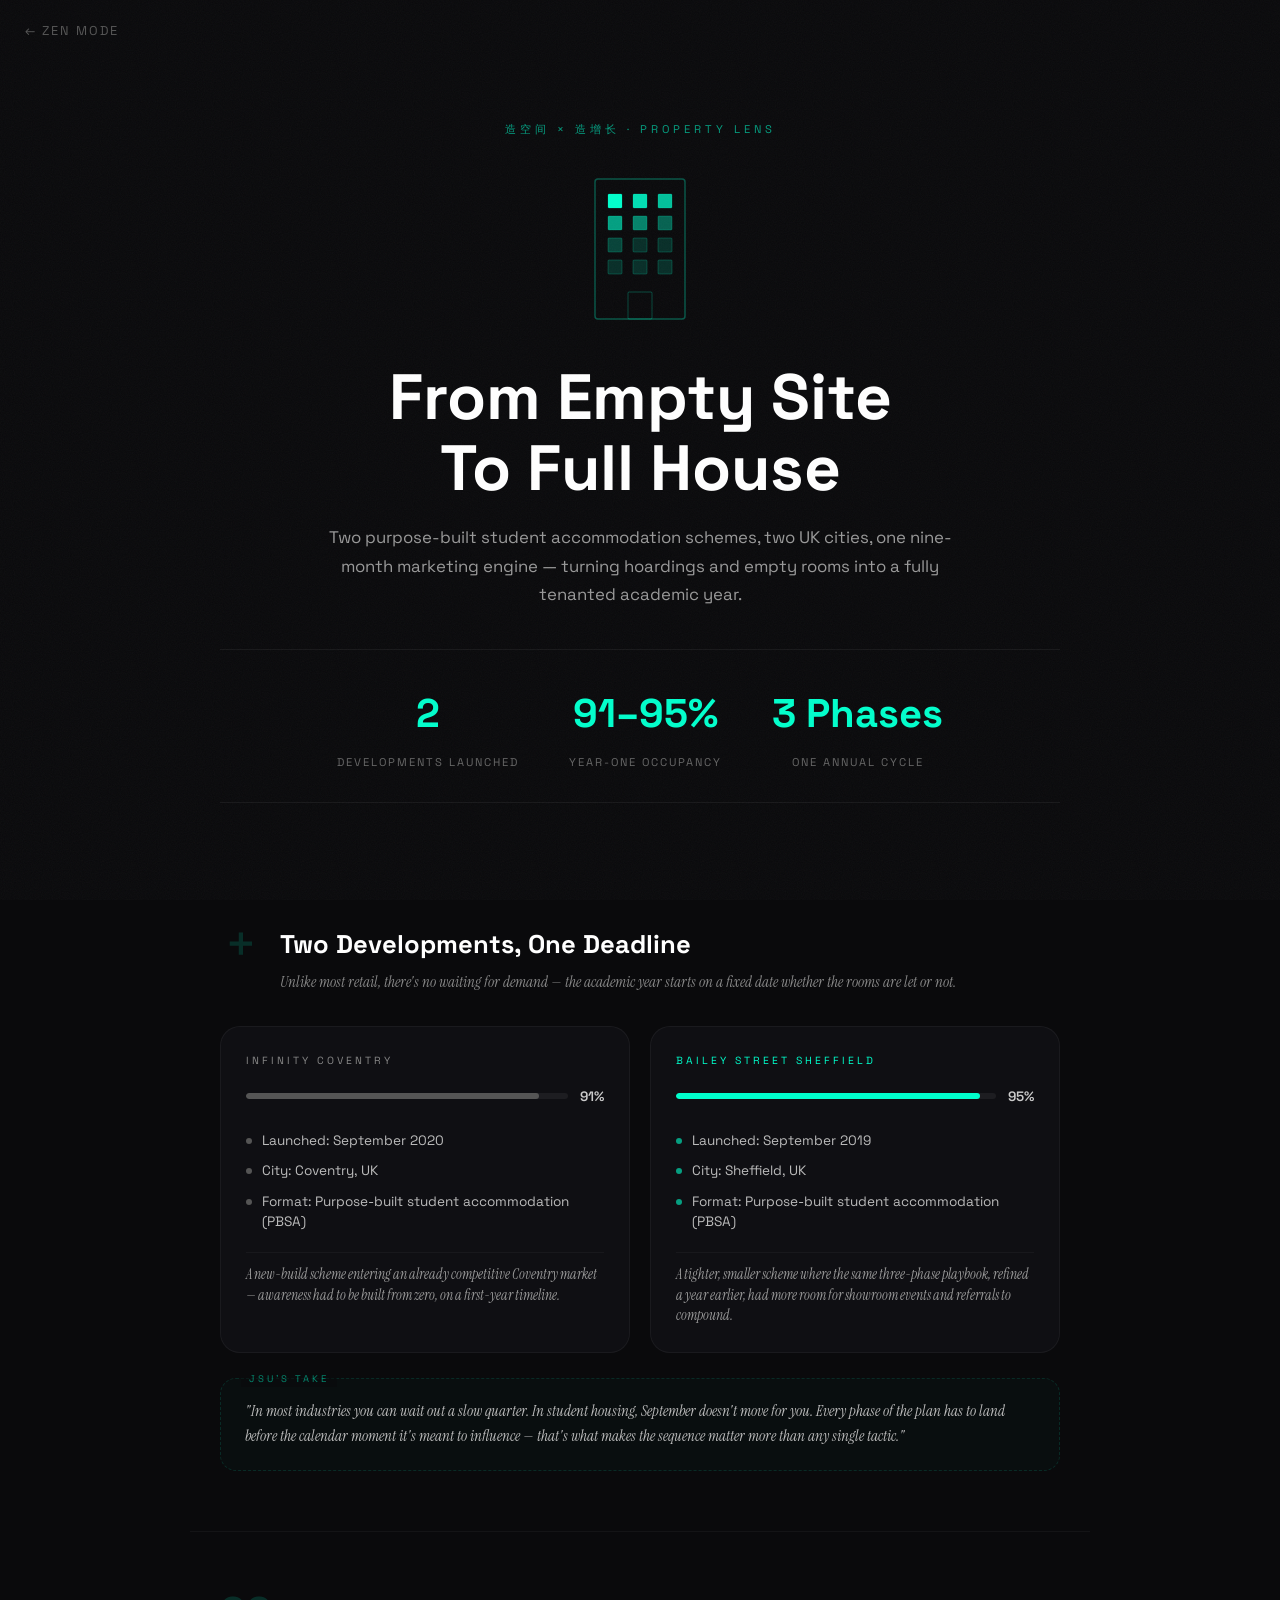
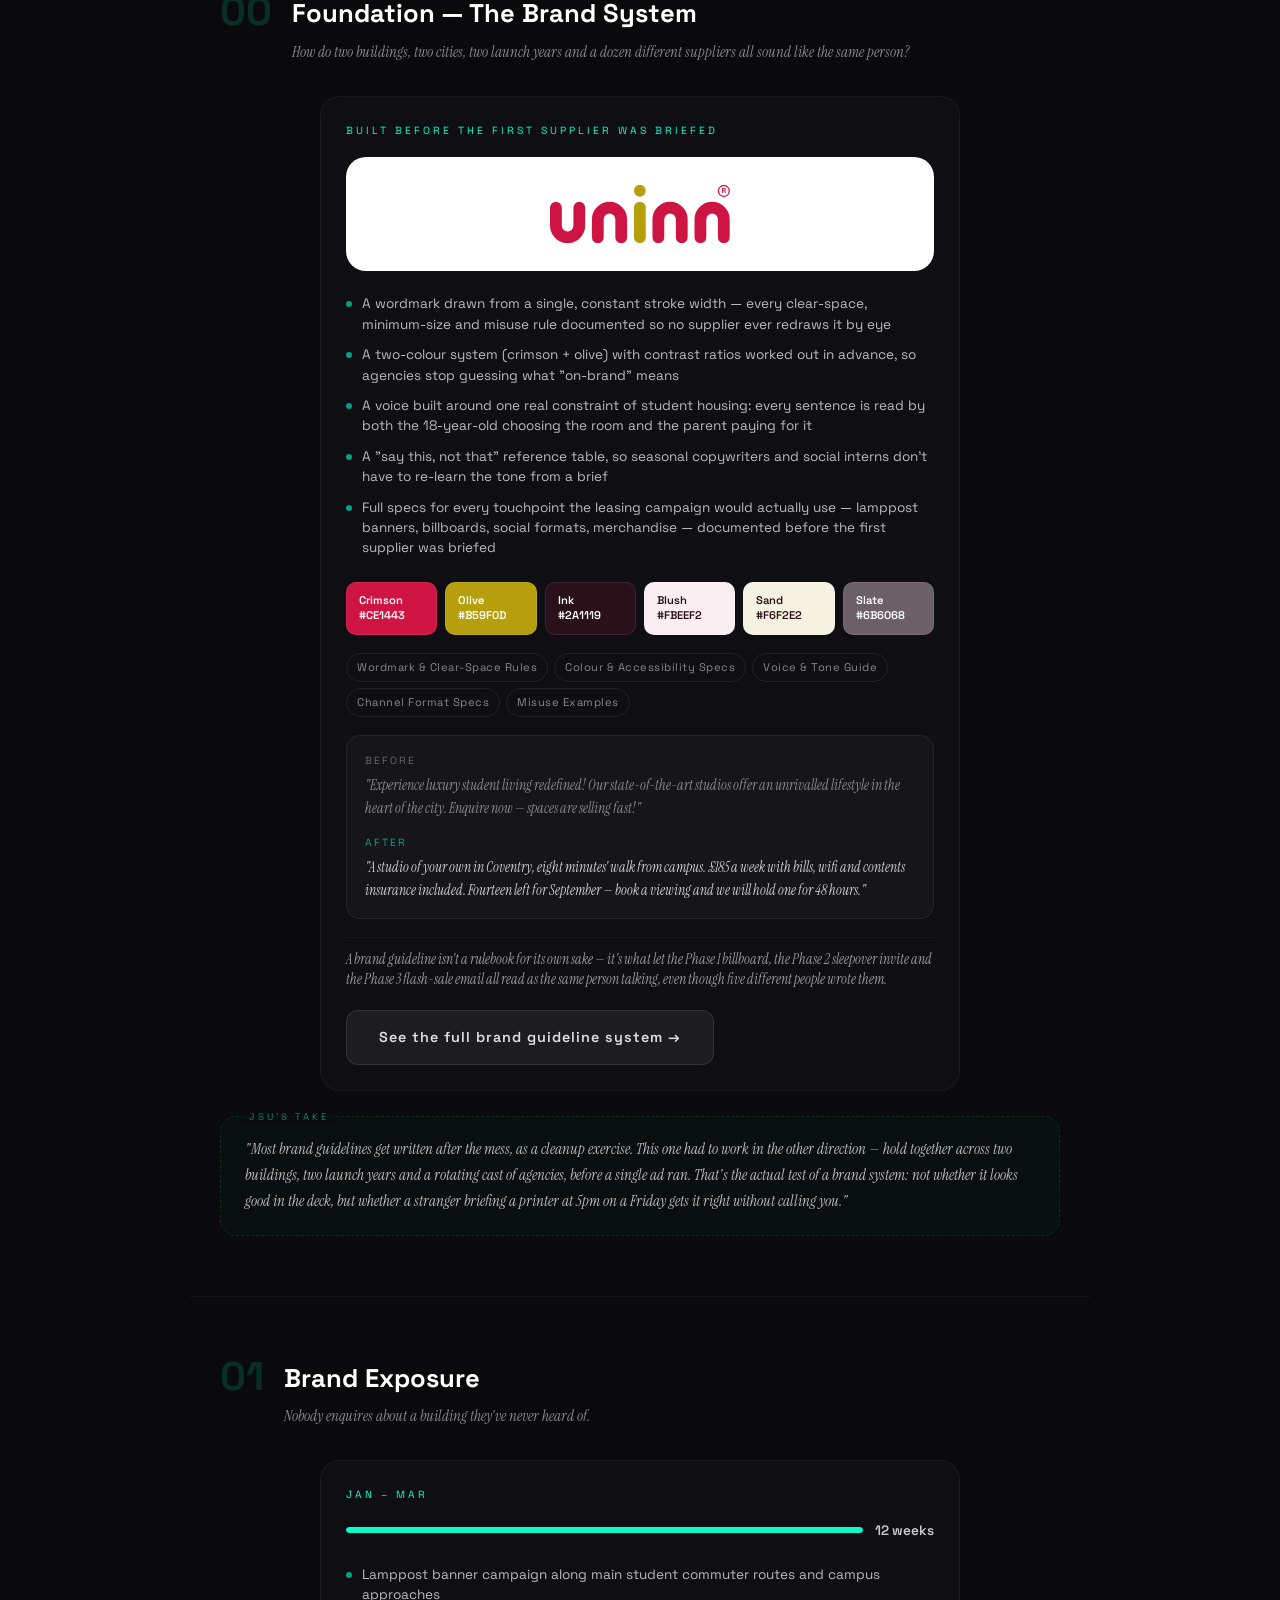
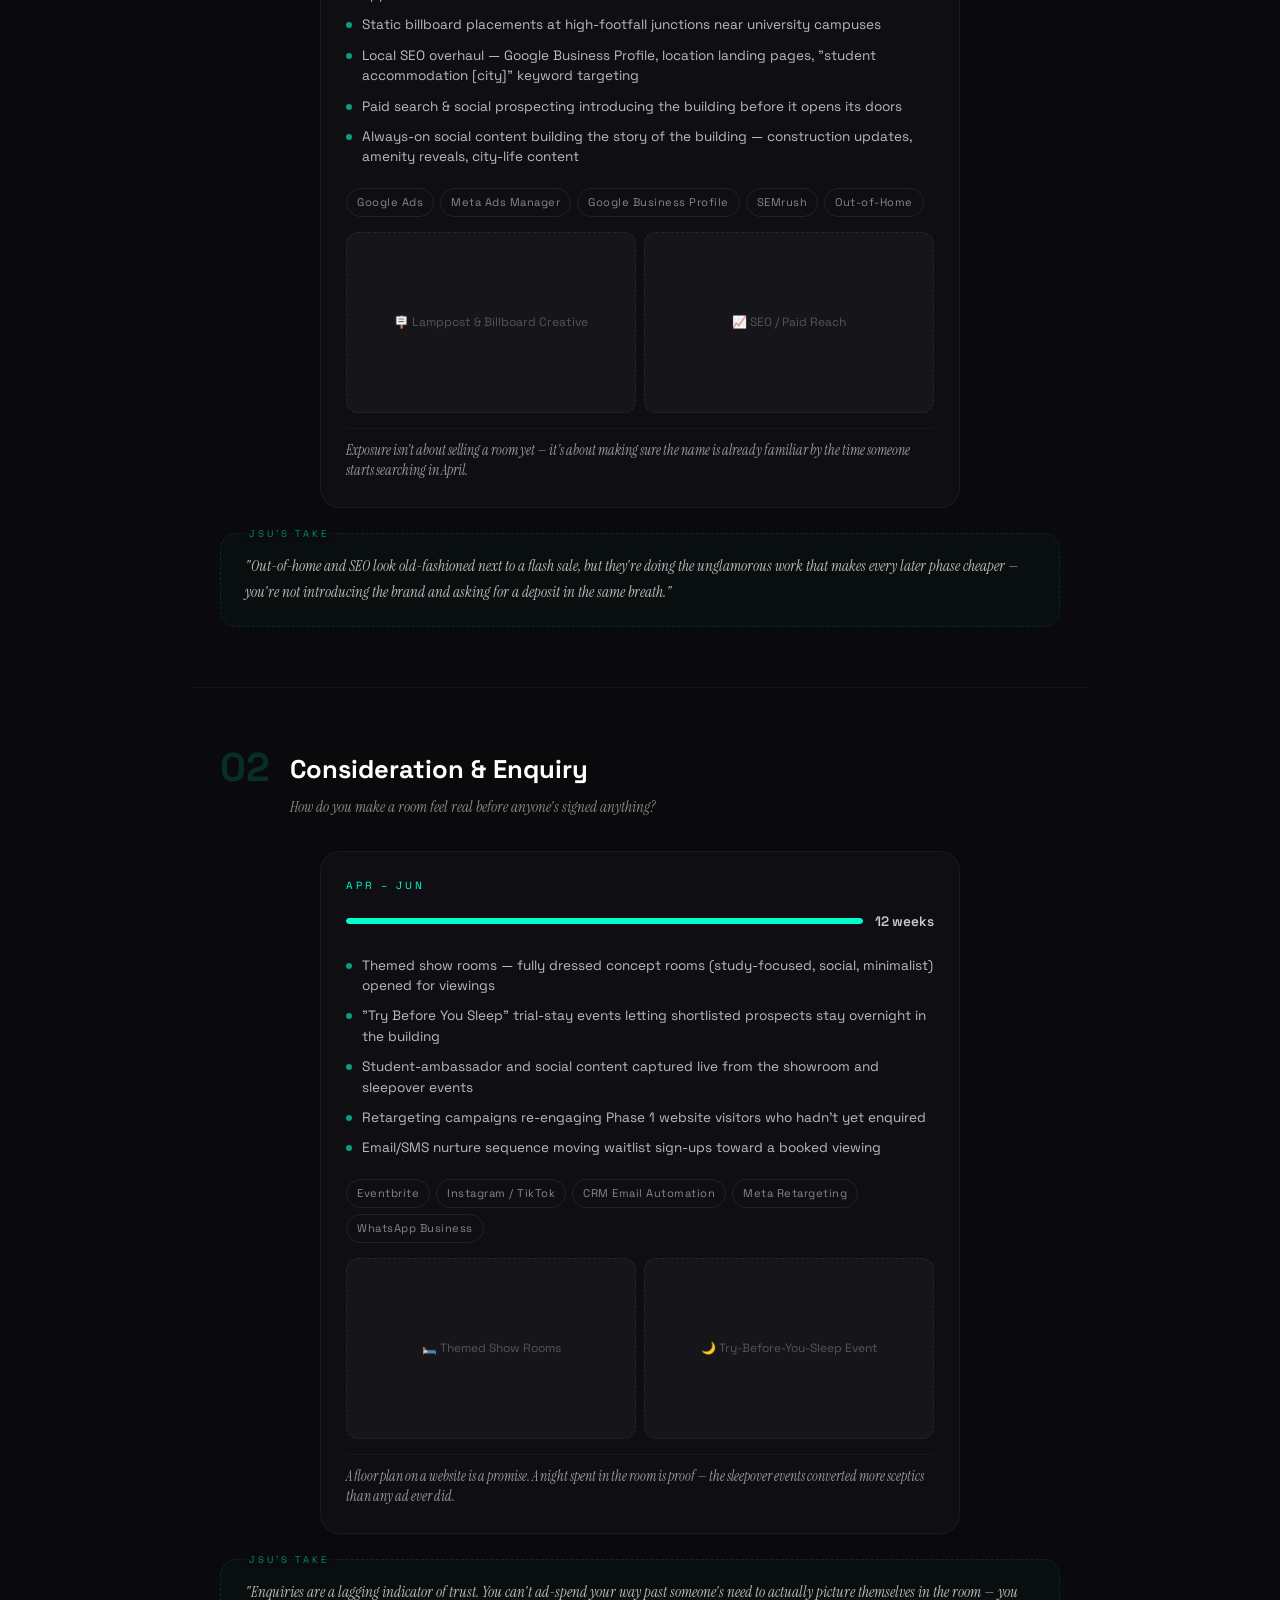
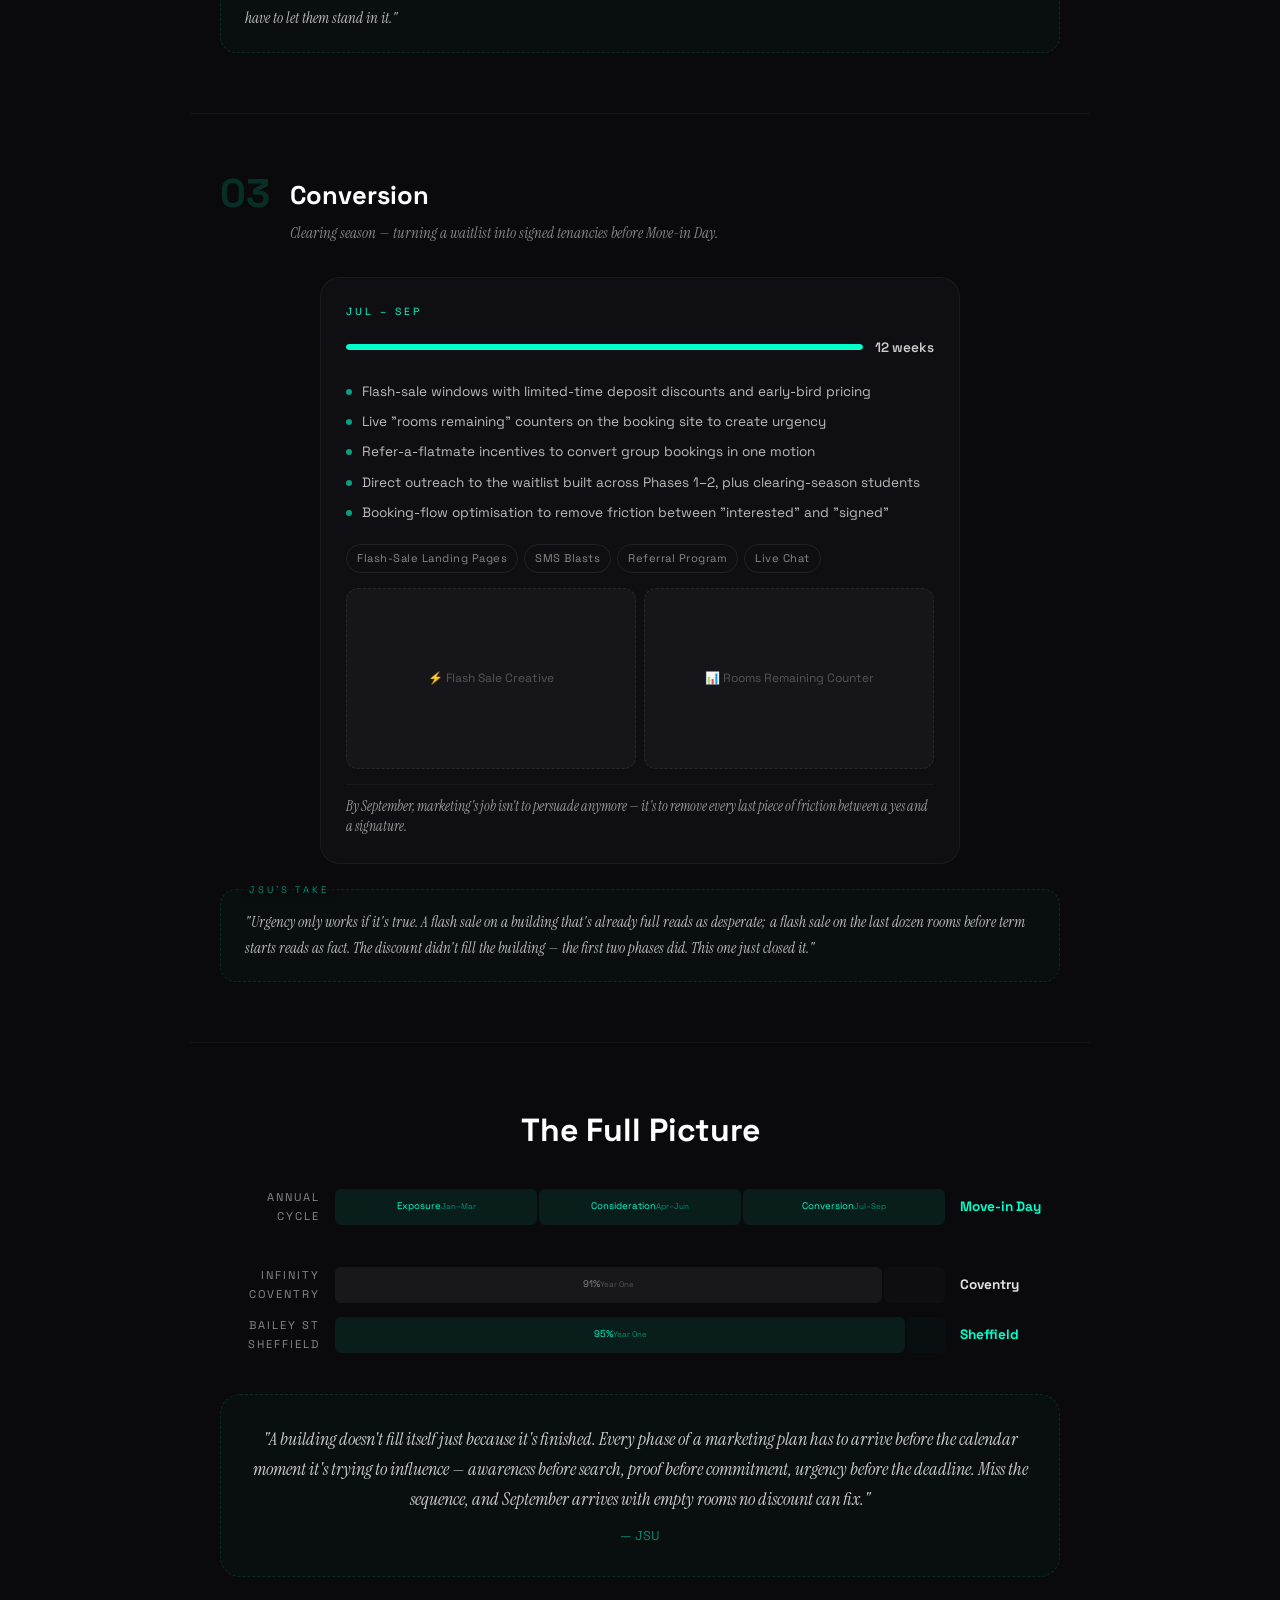
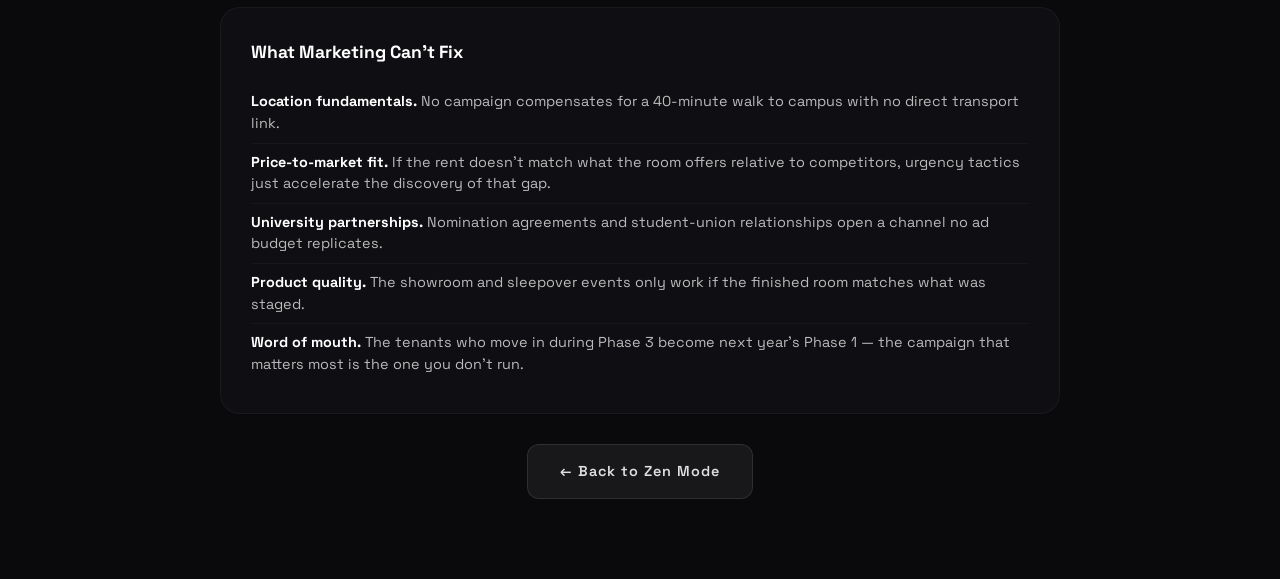
<file: artifacts/property-lens.html>
<!DOCTYPE html>
<html lang="en">
<head>
    <meta charset="UTF-8">
    <meta name="viewport" content="width=device-width, initial-scale=1.0">
    <title>Property Lens — From Groundbreaking to Full Occupancy | Zen Mode</title>
    <link rel="icon" type="image/svg+xml" href="../favicon.svg">
    <link rel="preconnect" href="https://fonts.googleapis.com">
    <link href="https://fonts.googleapis.com/css2?family=Space+Grotesk:wght@300;400;500;700&family=Instrument+Serif&display=swap" rel="stylesheet">
    <link rel="stylesheet" href="spatial-lens.css">
</head>
<body>
    <div class="grain"></div>
    <a href="../" class="back-link">← Zen Mode</a>

    <!-- Hero -->
    <section class="hero">
        <p class="tag">造空间 × 造增长 · Property Lens</p>

        <!-- Animated building — windows fill up in sequence -->
        <div class="building-scene">
            <svg class="building-svg" viewBox="0 0 140 160" xmlns="http://www.w3.org/2000/svg">
                <rect x="25" y="15" width="90" height="140" rx="3" fill="none" stroke="rgba(0,255,204,0.3)" stroke-width="1.5"/>
                <rect x="58" y="128" width="24" height="27" rx="1" fill="none" stroke="rgba(0,255,204,0.25)" stroke-width="1"/>
                <!-- window outlines -->
                <g fill="none" stroke="rgba(0,255,204,0.2)" stroke-width="1">
                    <rect x="38" y="30" width="14" height="14" rx="1"/>
                    <rect x="63" y="30" width="14" height="14" rx="1"/>
                    <rect x="88" y="30" width="14" height="14" rx="1"/>
                    <rect x="38" y="52" width="14" height="14" rx="1"/>
                    <rect x="63" y="52" width="14" height="14" rx="1"/>
                    <rect x="88" y="52" width="14" height="14" rx="1"/>
                    <rect x="38" y="74" width="14" height="14" rx="1"/>
                    <rect x="63" y="74" width="14" height="14" rx="1"/>
                    <rect x="88" y="74" width="14" height="14" rx="1"/>
                    <rect x="38" y="96" width="14" height="14" rx="1"/>
                    <rect x="63" y="96" width="14" height="14" rx="1"/>
                    <rect x="88" y="96" width="14" height="14" rx="1"/>
                </g>
                <!-- windows lighting up sequentially -->
                <rect x="38" y="30" width="14" height="14" rx="1" fill="#00ffcc" opacity="0.15"><animate attributeName="opacity" values="0.15;1;0.15" dur="4s" begin="0s" repeatCount="indefinite"/></rect>
                <rect x="63" y="30" width="14" height="14" rx="1" fill="#00ffcc" opacity="0.15"><animate attributeName="opacity" values="0.15;1;0.15" dur="4s" begin="0.3s" repeatCount="indefinite"/></rect>
                <rect x="88" y="30" width="14" height="14" rx="1" fill="#00ffcc" opacity="0.15"><animate attributeName="opacity" values="0.15;1;0.15" dur="4s" begin="0.6s" repeatCount="indefinite"/></rect>
                <rect x="38" y="52" width="14" height="14" rx="1" fill="#00ffcc" opacity="0.15"><animate attributeName="opacity" values="0.15;1;0.15" dur="4s" begin="0.9s" repeatCount="indefinite"/></rect>
                <rect x="63" y="52" width="14" height="14" rx="1" fill="#00ffcc" opacity="0.15"><animate attributeName="opacity" values="0.15;1;0.15" dur="4s" begin="1.2s" repeatCount="indefinite"/></rect>
                <rect x="88" y="52" width="14" height="14" rx="1" fill="#00ffcc" opacity="0.15"><animate attributeName="opacity" values="0.15;1;0.15" dur="4s" begin="1.5s" repeatCount="indefinite"/></rect>
                <rect x="38" y="74" width="14" height="14" rx="1" fill="#00ffcc" opacity="0.15"><animate attributeName="opacity" values="0.15;1;0.15" dur="4s" begin="1.8s" repeatCount="indefinite"/></rect>
                <rect x="63" y="74" width="14" height="14" rx="1" fill="#00ffcc" opacity="0.15"><animate attributeName="opacity" values="0.15;1;0.15" dur="4s" begin="2.1s" repeatCount="indefinite"/></rect>
                <rect x="88" y="74" width="14" height="14" rx="1" fill="#00ffcc" opacity="0.15"><animate attributeName="opacity" values="0.15;1;0.15" dur="4s" begin="2.4s" repeatCount="indefinite"/></rect>
                <rect x="38" y="96" width="14" height="14" rx="1" fill="#00ffcc" opacity="0.15"><animate attributeName="opacity" values="0.15;1;0.15" dur="4s" begin="2.7s" repeatCount="indefinite"/></rect>
                <rect x="63" y="96" width="14" height="14" rx="1" fill="#00ffcc" opacity="0.15"><animate attributeName="opacity" values="0.15;1;0.15" dur="4s" begin="3s" repeatCount="indefinite"/></rect>
                <rect x="88" y="96" width="14" height="14" rx="1" fill="#00ffcc" opacity="0.15"><animate attributeName="opacity" values="0.15;1;0.15" dur="4s" begin="3.3s" repeatCount="indefinite"/></rect>
            </svg>
        </div>

        <h1>From Empty Site<br>To Full House</h1>
        <p class="hero-sub">Two purpose-built student accommodation schemes, two UK cities, one nine-month marketing engine — turning hoardings and empty rooms into a fully tenanted academic year.</p>

        <div class="hero-stats">
            <div class="hero-stat">
                <span class="hero-stat-number">2</span>
                <span class="hero-stat-label">Developments Launched</span>
            </div>
            <div class="hero-stat">
                <span class="hero-stat-number">91–95%</span>
                <span class="hero-stat-label">Year-One Occupancy</span>
            </div>
            <div class="hero-stat">
                <span class="hero-stat-number">3 Phases</span>
                <span class="hero-stat-label">One Annual Cycle</span>
            </div>
        </div>
    </section>

    <!-- The Two Developments -->
    <section class="stage" id="developments">
        <div class="stage-header">
            <span class="stage-number">＋</span>
            <div>
                <h2>Two Developments, One Deadline</h2>
                <p class="stage-question">Unlike most retail, there's no waiting for demand — the academic year starts on a fixed date whether the rooms are let or not.</p>
            </div>
        </div>
        <div class="comparison">
            <div class="col col-traditional">
                <span class="col-label">Infinity Coventry</span>
                <div class="time-block">
                    <div class="time-bar"><div class="time-fill" style="width:91%"></div></div>
                    <span class="time-value">91%</span>
                </div>
                <ul class="process-list">
                    <li>Launched: September 2020</li>
                    <li>City: Coventry, UK</li>
                    <li>Format: Purpose-built student accommodation (PBSA)</li>
                </ul>
                <p class="col-verdict">A new-build scheme entering an already competitive Coventry market — awareness had to be built from zero, on a first-year timeline.</p>
            </div>
            <div class="col col-ai">
                <span class="col-label">Bailey Street Sheffield</span>
                <div class="time-block">
                    <div class="time-bar ai-bar"><div class="time-fill" style="width:95%"></div></div>
                    <span class="time-value">95%</span>
                </div>
                <ul class="process-list">
                    <li>Launched: September 2019</li>
                    <li>City: Sheffield, UK</li>
                    <li>Format: Purpose-built student accommodation (PBSA)</li>
                </ul>
                <p class="col-verdict">A tighter, smaller scheme where the same three-phase playbook, refined a year earlier, had more room for showroom events and referrals to compound.</p>
            </div>
        </div>
        <div class="insight">
            <span class="insight-label">JSU's Take</span>
            <p>"In most industries you can wait out a slow quarter. In student housing, September doesn't move for you. Every phase of the plan has to land before the calendar moment it's meant to influence — that's what makes the sequence matter more than any single tactic."</p>
        </div>
    </section>

    <!-- Phase 0: Brand Foundation -->
    <section class="stage" id="brand-system">
        <div class="stage-header">
            <span class="stage-number">00</span>
            <div>
                <h2>Foundation — The Brand System</h2>
                <p class="stage-question">How do two buildings, two cities, two launch years and a dozen different suppliers all sound like the same person?</p>
            </div>
        </div>
        <div class="comparison solo">
            <div class="col col-ai">
                <span class="col-label">Built Before the First Supplier Was Briefed</span>

                <div class="brand-mark-card">
                    <svg viewBox="0 0 1284 415" style="width:180px">
                        <g fill="none" stroke="#CE1443" stroke-width="84" stroke-linecap="round">
                            <path d="M42 162 V289.5 A83.5 83.5 0 0 0 209 289.5 V162"/>
                            <path d="M341 373 V245.5 A83.5 83.5 0 0 1 508 245.5 V373"/>
                            <path d="M773 373 V245.5 A83.5 83.5 0 0 1 940 245.5 V373"/>
                            <path d="M1073 373 V245.5 A83.5 83.5 0 0 1 1240 245.5 V373"/>
                        </g>
                        <path d="M641 161 V373" fill="none" stroke="#B59F0D" stroke-width="84" stroke-linecap="round"/>
                        <circle cx="641" cy="41" r="42" fill="#B59F0D"/>
                        <circle cx="1240" cy="43" r="39" fill="none" stroke="#CE1443" stroke-width="9"/>
                        <text x="1240" y="59" font-family="Quicksand, sans-serif" font-size="46" font-weight="700" fill="#CE1443" text-anchor="middle">R</text>
                    </svg>
                </div>

                <ul class="process-list">
                    <li>A wordmark drawn from a single, constant stroke width — every clear-space, minimum-size and misuse rule documented so no supplier ever redraws it by eye</li>
                    <li>A two-colour system (crimson + olive) with contrast ratios worked out in advance, so agencies stop guessing what "on-brand" means</li>
                    <li>A voice built around one real constraint of student housing: every sentence is read by both the 18-year-old choosing the room and the parent paying for it</li>
                    <li>A "say this, not that" reference table, so seasonal copywriters and social interns don't have to re-learn the tone from a brief</li>
                    <li>Full specs for every touchpoint the leasing campaign would actually use — lamppost banners, billboards, social formats, merchandise — documented before the first supplier was briefed</li>
                </ul>

                <div class="brand-swatches">
                    <div class="brand-swatch" style="background:#CE1443;color:#fff;">Crimson<br>#CE1443</div>
                    <div class="brand-swatch" style="background:#B59F0D;color:#fff;">Olive<br>#B59F0D</div>
                    <div class="brand-swatch" style="background:#2A1119;color:#fff;">Ink<br>#2A1119</div>
                    <div class="brand-swatch" style="background:#FBEEF2;color:#2A1119;">Blush<br>#FBEEF2</div>
                    <div class="brand-swatch" style="background:#F6F2E2;color:#2A1119;">Sand<br>#F6F2E2</div>
                    <div class="brand-swatch" style="background:#6B6068;color:#fff;">Slate<br>#6B6068</div>
                </div>

                <div class="tools">
                    <span class="tool">Wordmark &amp; Clear-Space Rules</span>
                    <span class="tool">Colour &amp; Accessibility Specs</span>
                    <span class="tool">Voice &amp; Tone Guide</span>
                    <span class="tool">Channel Format Specs</span>
                    <span class="tool">Misuse Examples</span>
                </div>

                <div class="brand-rewrite">
                    <p class="rewrite-label">Before</p>
                    <p class="rewrite-text rewrite-before">"Experience luxury student living redefined! Our state-of-the-art studios offer an unrivalled lifestyle in the heart of the city. Enquire now — spaces are selling fast!"</p>
                    <p class="rewrite-label label-after">After</p>
                    <p class="rewrite-text">"A studio of your own in Coventry, eight minutes' walk from campus. £185 a week with bills, wifi and contents insurance included. Fourteen left for September — book a viewing and we will hold one for 48 hours."</p>
                </div>

                <p class="col-verdict">A brand guideline isn't a rulebook for its own sake — it's what let the Phase 1 billboard, the Phase 2 sleepover invite and the Phase 3 flash-sale email all read as the same person talking, even though five different people wrote them.</p>
                <a href="brand-lens.html" class="btn btn-secondary" style="margin-top:20px;display:inline-block">See the full brand guideline system →</a>
            </div>
        </div>
        <div class="insight">
            <span class="insight-label">JSU's Take</span>
            <p>"Most brand guidelines get written after the mess, as a cleanup exercise. This one had to work in the other direction — hold together across two buildings, two launch years and a rotating cast of agencies, before a single ad ran. That's the actual test of a brand system: not whether it looks good in the deck, but whether a stranger briefing a printer at 5pm on a Friday gets it right without calling you."</p>
        </div>
    </section>

    <!-- Phase 1 -->
    <section class="stage" id="phase-1">
        <div class="stage-header">
            <span class="stage-number">01</span>
            <div>
                <h2>Brand Exposure</h2>
                <p class="stage-question">Nobody enquires about a building they've never heard of.</p>
            </div>
        </div>
        <div class="comparison solo">
            <div class="col col-ai">
                <span class="col-label">Jan – Mar</span>
                <div class="time-block">
                    <div class="time-bar ai-bar"><div class="time-fill" style="width:100%"></div></div>
                    <span class="time-value">12 weeks</span>
                </div>
                <ul class="process-list">
                    <li>Lamppost banner campaign along main student commuter routes and campus approaches</li>
                    <li>Static billboard placements at high-footfall junctions near university campuses</li>
                    <li>Local SEO overhaul — Google Business Profile, location landing pages, "student accommodation [city]" keyword targeting</li>
                    <li>Paid search & social prospecting introducing the building before it opens its doors</li>
                    <li>Always-on social content building the story of the building — construction updates, amenity reveals, city-life content</li>
                </ul>
                <div class="tools">
                    <span class="tool">Google Ads</span>
                    <span class="tool">Meta Ads Manager</span>
                    <span class="tool">Google Business Profile</span>
                    <span class="tool">SEMrush</span>
                    <span class="tool">Out-of-Home</span>
                </div>
                <div class="col-gallery">
                    <div class="gallery-slot">🪧 Lamppost & Billboard Creative</div>
                    <div class="gallery-slot">📈 SEO / Paid Reach</div>
                </div>
                <p class="col-verdict">Exposure isn't about selling a room yet — it's about making sure the name is already familiar by the time someone starts searching in April.</p>
            </div>
        </div>
        <div class="insight">
            <span class="insight-label">JSU's Take</span>
            <p>"Out-of-home and SEO look old-fashioned next to a flash sale, but they're doing the unglamorous work that makes every later phase cheaper — you're not introducing the brand and asking for a deposit in the same breath."</p>
        </div>
    </section>

    <!-- Phase 2 -->
    <section class="stage" id="phase-2">
        <div class="stage-header">
            <span class="stage-number">02</span>
            <div>
                <h2>Consideration & Enquiry</h2>
                <p class="stage-question">How do you make a room feel real before anyone's signed anything?</p>
            </div>
        </div>
        <div class="comparison solo">
            <div class="col col-ai">
                <span class="col-label">Apr – Jun</span>
                <div class="time-block">
                    <div class="time-bar ai-bar"><div class="time-fill" style="width:100%"></div></div>
                    <span class="time-value">12 weeks</span>
                </div>
                <ul class="process-list">
                    <li>Themed show rooms — fully dressed concept rooms (study-focused, social, minimalist) opened for viewings</li>
                    <li>"Try Before You Sleep" trial-stay events letting shortlisted prospects stay overnight in the building</li>
                    <li>Student-ambassador and social content captured live from the showroom and sleepover events</li>
                    <li>Retargeting campaigns re-engaging Phase 1 website visitors who hadn't yet enquired</li>
                    <li>Email/SMS nurture sequence moving waitlist sign-ups toward a booked viewing</li>
                </ul>
                <div class="tools">
                    <span class="tool">Eventbrite</span>
                    <span class="tool">Instagram / TikTok</span>
                    <span class="tool">CRM Email Automation</span>
                    <span class="tool">Meta Retargeting</span>
                    <span class="tool">WhatsApp Business</span>
                </div>
                <div class="col-gallery">
                    <div class="gallery-slot">🛏️ Themed Show Rooms</div>
                    <div class="gallery-slot">🌙 Try-Before-You-Sleep Event</div>
                </div>
                <p class="col-verdict">A floor plan on a website is a promise. A night spent in the room is proof — the sleepover events converted more sceptics than any ad ever did.</p>
            </div>
        </div>
        <div class="insight">
            <span class="insight-label">JSU's Take</span>
            <p>"Enquiries are a lagging indicator of trust. You can't ad-spend your way past someone's need to actually picture themselves in the room — you have to let them stand in it."</p>
        </div>
    </section>

    <!-- Phase 3 -->
    <section class="stage" id="phase-3">
        <div class="stage-header">
            <span class="stage-number">03</span>
            <div>
                <h2>Conversion</h2>
                <p class="stage-question">Clearing season — turning a waitlist into signed tenancies before Move-in Day.</p>
            </div>
        </div>
        <div class="comparison solo">
            <div class="col col-ai">
                <span class="col-label">Jul – Sep</span>
                <div class="time-block">
                    <div class="time-bar ai-bar"><div class="time-fill" style="width:100%"></div></div>
                    <span class="time-value">12 weeks</span>
                </div>
                <ul class="process-list">
                    <li>Flash-sale windows with limited-time deposit discounts and early-bird pricing</li>
                    <li>Live "rooms remaining" counters on the booking site to create urgency</li>
                    <li>Refer-a-flatmate incentives to convert group bookings in one motion</li>
                    <li>Direct outreach to the waitlist built across Phases 1–2, plus clearing-season students</li>
                    <li>Booking-flow optimisation to remove friction between "interested" and "signed"</li>
                </ul>
                <div class="tools">
                    <span class="tool">Flash-Sale Landing Pages</span>
                    <span class="tool">SMS Blasts</span>
                    <span class="tool">Referral Program</span>
                    <span class="tool">Live Chat</span>
                </div>
                <div class="col-gallery">
                    <div class="gallery-slot">⚡ Flash Sale Creative</div>
                    <div class="gallery-slot">📊 Rooms Remaining Counter</div>
                </div>
                <p class="col-verdict">By September, marketing's job isn't to persuade anymore — it's to remove every last piece of friction between a yes and a signature.</p>
            </div>
        </div>
        <div class="insight">
            <span class="insight-label">JSU's Take</span>
            <p>"Urgency only works if it's true. A flash sale on a building that's already full reads as desperate; a flash sale on the last dozen rooms before term starts reads as fact. The discount didn't fill the building — the first two phases did. This one just closed it."</p>
        </div>
    </section>

    <!-- Summary -->
    <section class="summary">
        <h2>The Full Picture</h2>
        <div class="summary-timeline">
            <div class="timeline-row ai-row">
                <span class="timeline-label">Annual Cycle</span>
                <div class="timeline-bar ai-timeline">
                    <div class="tl-seg" style="flex:1">Exposure<br><small>Jan–Mar</small></div>
                    <div class="tl-seg" style="flex:1">Consideration<br><small>Apr–Jun</small></div>
                    <div class="tl-seg" style="flex:1">Conversion<br><small>Jul–Sep</small></div>
                </div>
                <span class="timeline-total">Move-in Day</span>
            </div>
        </div>

        <div class="summary-timeline">
            <div class="timeline-row">
                <span class="timeline-label">Infinity Coventry</span>
                <div class="timeline-bar">
                    <div class="tl-seg" style="flex:91">91%<br><small>Year One</small></div>
                    <div class="tl-seg" style="flex:9;opacity:0.3">&nbsp;</div>
                </div>
                <span class="timeline-total">Coventry</span>
            </div>
            <div class="timeline-row ai-row">
                <span class="timeline-label">Bailey St Sheffield</span>
                <div class="timeline-bar ai-timeline">
                    <div class="tl-seg" style="flex:95">95%<br><small>Year One</small></div>
                    <div class="tl-seg" style="flex:5;opacity:0.3">&nbsp;</div>
                </div>
                <span class="timeline-total">Sheffield</span>
            </div>
        </div>

        <div class="summary-message">
            <blockquote>"A building doesn't fill itself just because it's finished. Every phase of a marketing plan has to arrive before the calendar moment it's trying to influence — awareness before search, proof before commitment, urgency before the deadline. Miss the sequence, and September arrives with empty rooms no discount can fix."</blockquote>
            <p class="summary-attribution">— JSU</p>
        </div>

        <div class="summary-caveat">
            <h3>What Marketing Can't Fix</h3>
            <ul>
                <li><strong>Location fundamentals.</strong> No campaign compensates for a 40-minute walk to campus with no direct transport link.</li>
                <li><strong>Price-to-market fit.</strong> If the rent doesn't match what the room offers relative to competitors, urgency tactics just accelerate the discovery of that gap.</li>
                <li><strong>University partnerships.</strong> Nomination agreements and student-union relationships open a channel no ad budget replicates.</li>
                <li><strong>Product quality.</strong> The showroom and sleepover events only work if the finished room matches what was staged.</li>
                <li><strong>Word of mouth.</strong> The tenants who move in during Phase 3 become next year's Phase 1 — the campaign that matters most is the one you don't run.</li>
            </ul>
        </div>

        <div class="summary-actions">
            <a href="../" class="btn btn-secondary">← Back to Zen Mode</a>
        </div>
    </section>

    <script>
        const observer = new IntersectionObserver(entries => {
            entries.forEach(e => { if (e.isIntersecting) { e.target.classList.add('visible'); observer.unobserve(e.target); } });
        }, { threshold: 0.1 });
        document.querySelectorAll('.stage, .summary').forEach(el => observer.observe(el));
    </script>
</body>
</html>
</file>
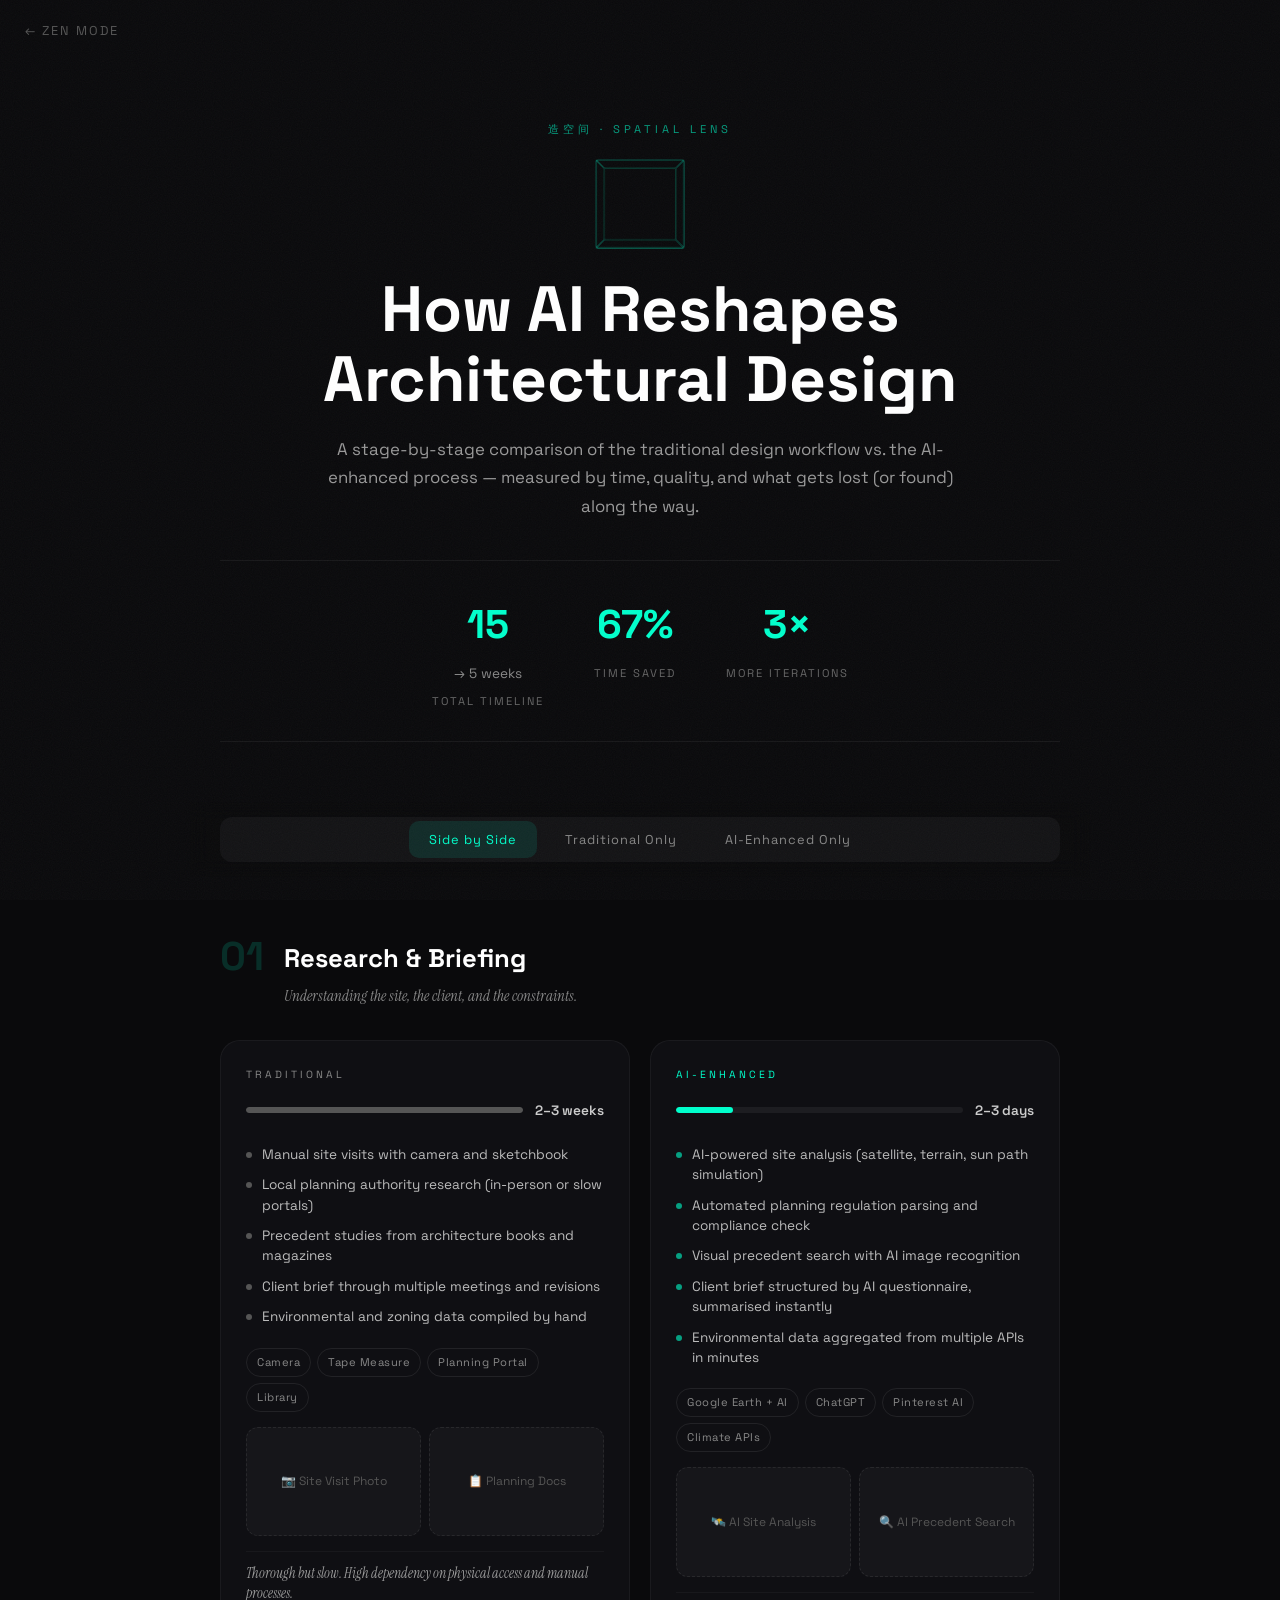
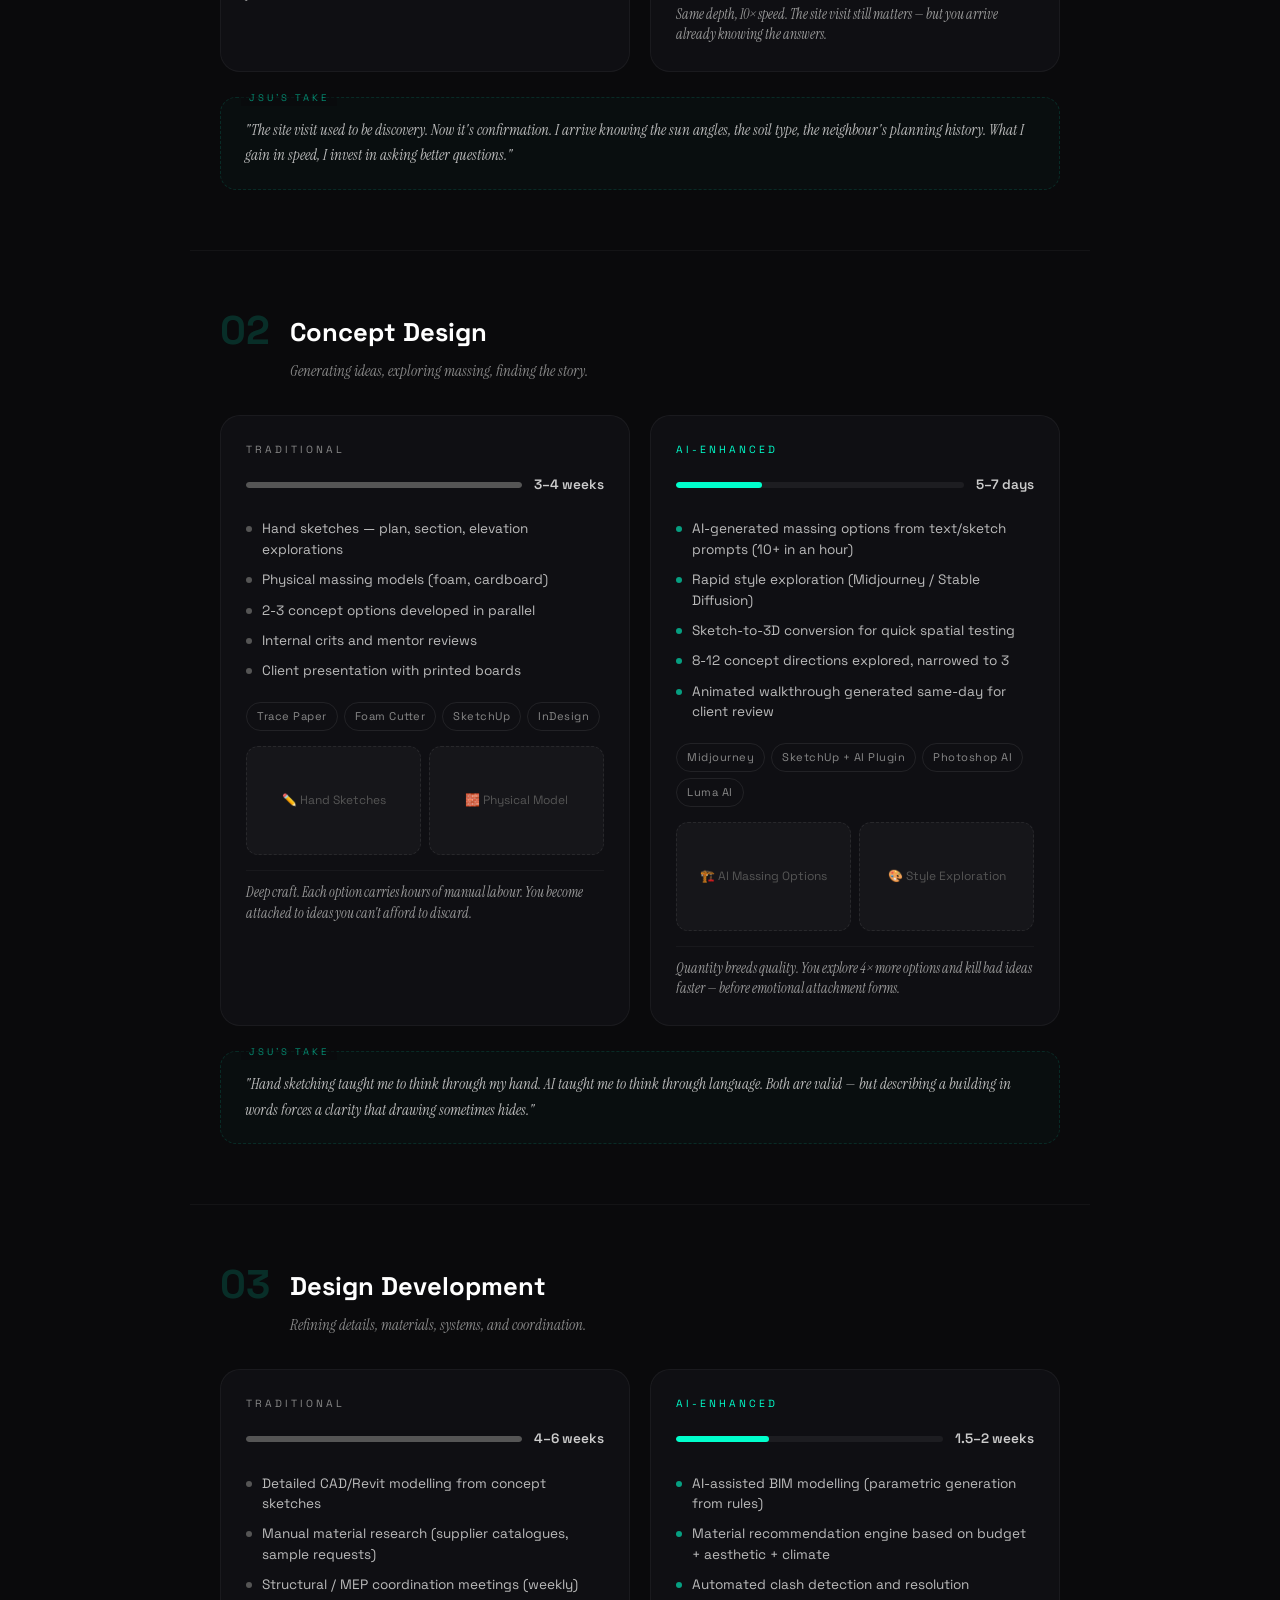
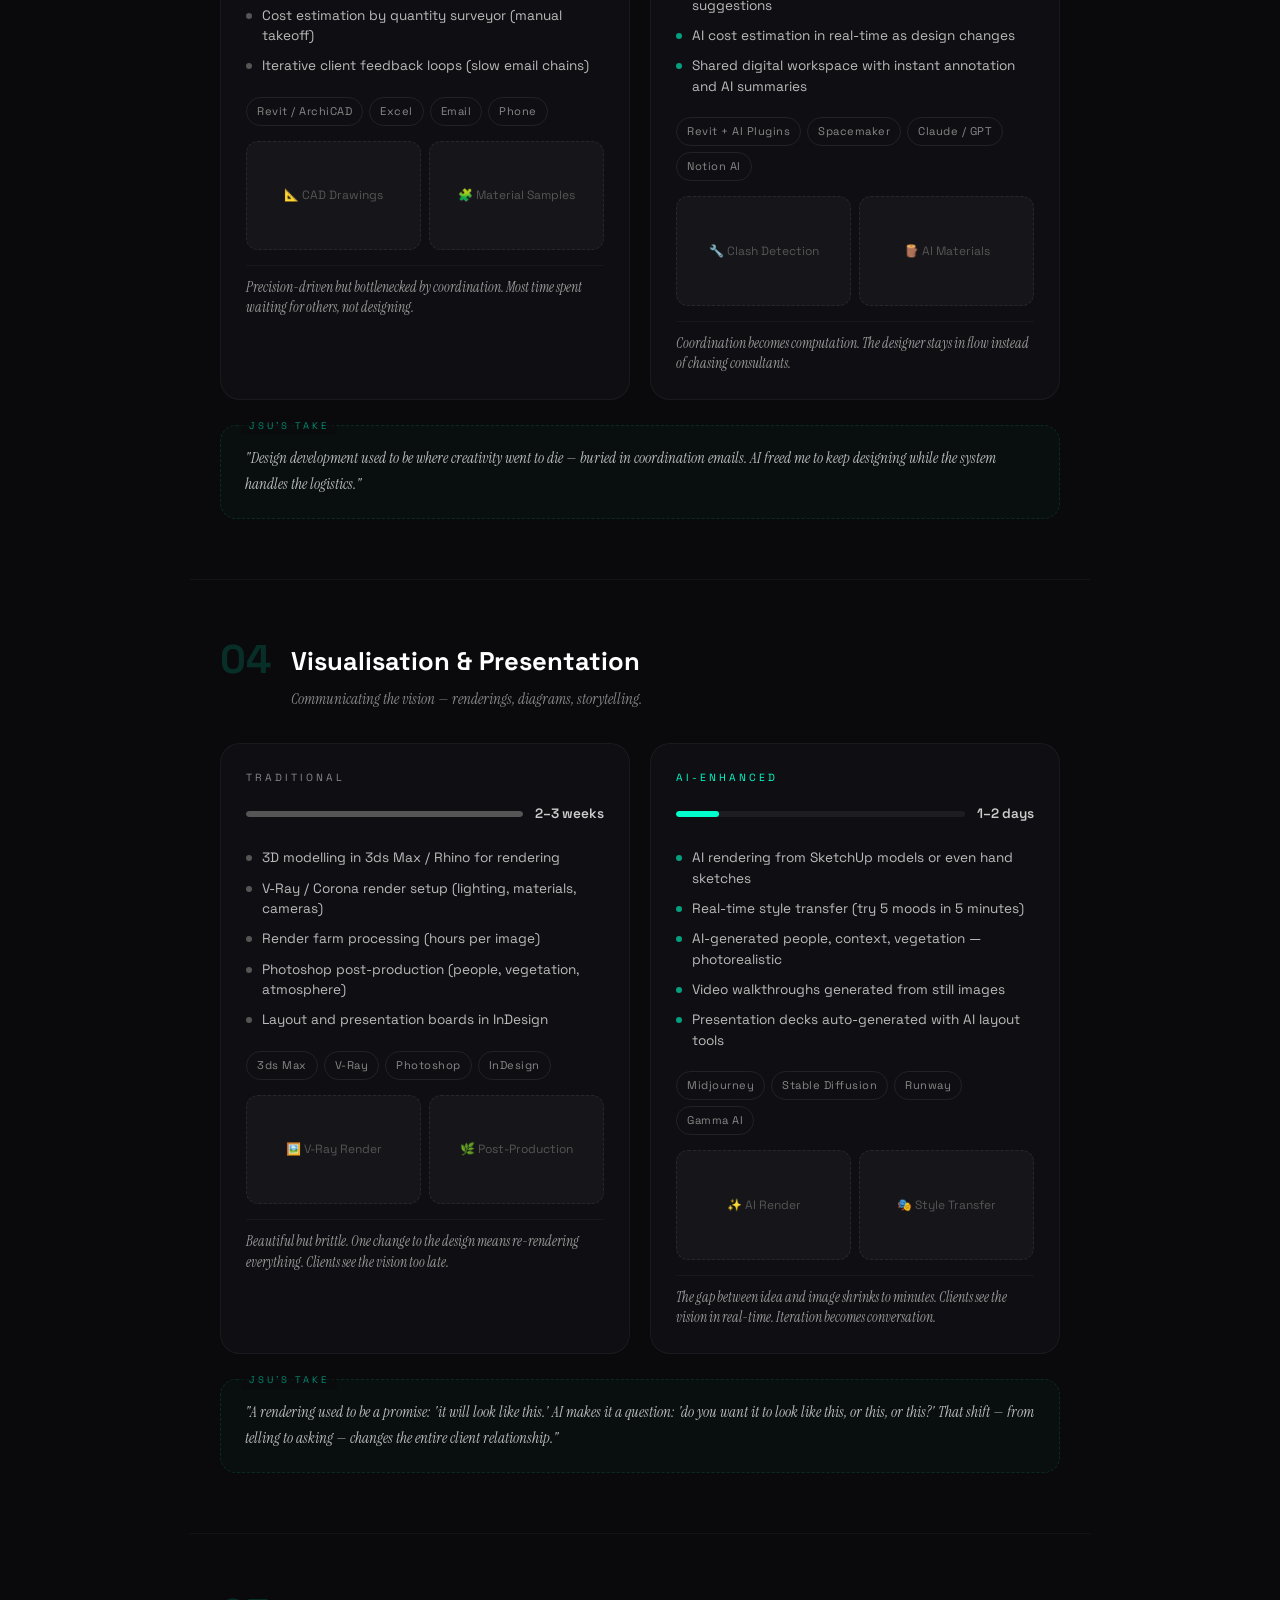
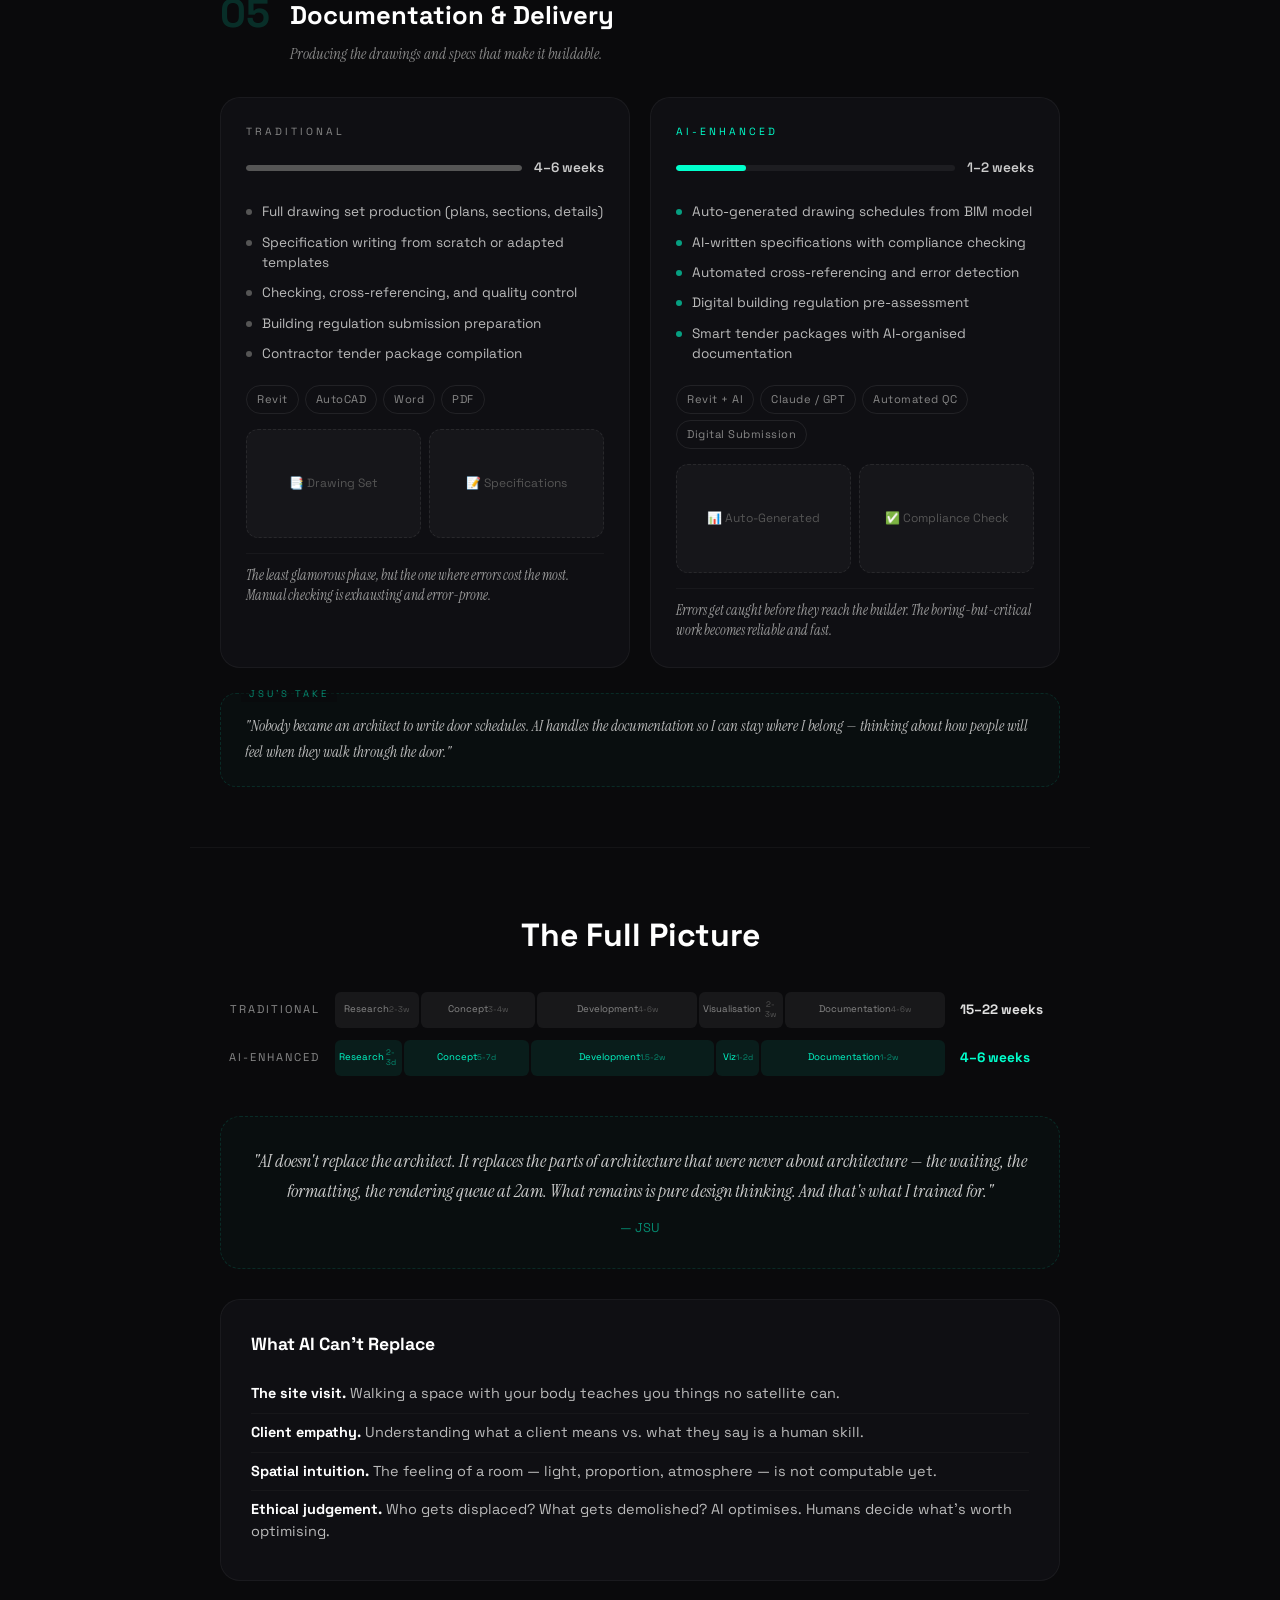
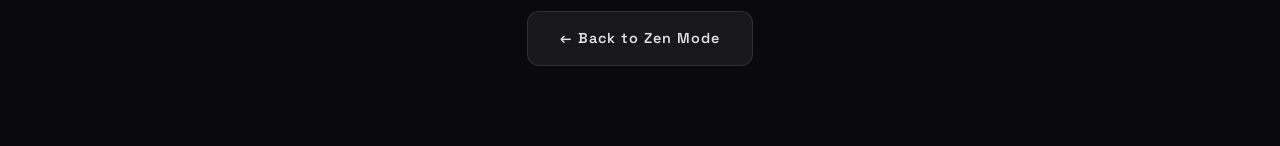
<file: artifacts/spatial-lens.html>
<!DOCTYPE html>
<html lang="en">
<head>
    <meta charset="UTF-8">
    <meta name="viewport" content="width=device-width, initial-scale=1.0">
    <title>Spatial Lens — Traditional vs AI Workflow | Zen Mode</title>
    <link rel="icon" type="image/svg+xml" href="../favicon.svg">
    <link rel="preconnect" href="https://fonts.googleapis.com">
    <link href="https://fonts.googleapis.com/css2?family=Space+Grotesk:wght@300;400;500;700&family=Instrument+Serif&display=swap" rel="stylesheet">
    <link rel="stylesheet" href="spatial-lens.css">
</head>
<body>
    <div class="grain"></div>
    <a href="../" class="back-link">← Zen Mode</a>

    <!-- Hero -->
    <section class="hero">
        <p class="tag">造空间 · Spatial Lens</p>
        <div class="cube-scene">
            <div class="cube">
                <div class="cube-face front"></div>
                <div class="cube-face back"></div>
                <div class="cube-face right"></div>
                <div class="cube-face left"></div>
                <div class="cube-face top"></div>
                <div class="cube-face bottom"></div>
            </div>
        </div>
        <h1>How AI Reshapes<br>Architectural Design</h1>
        <p class="hero-sub">A stage-by-stage comparison of the traditional design workflow vs. the AI-enhanced process — measured by time, quality, and what gets lost (or found) along the way.</p>
        <div class="hero-stats">
            <div class="hero-stat">
                <span class="hero-stat-number" data-from="15" data-to="5">15</span>
                <span class="hero-stat-unit">→ 5 weeks</span>
                <span class="hero-stat-label">Total Timeline</span>
            </div>
            <div class="hero-stat">
                <span class="hero-stat-number">67%</span>
                <span class="hero-stat-label">Time Saved</span>
            </div>
            <div class="hero-stat">
                <span class="hero-stat-number">3×</span>
                <span class="hero-stat-label">More Iterations</span>
            </div>
        </div>
    </section>

    <!-- Workflow Toggle -->
    <section class="toggle-section">
        <div class="toggle-bar">
            <button class="toggle-btn active" data-view="compare" onclick="setView('compare')">Side by Side</button>
            <button class="toggle-btn" data-view="traditional" onclick="setView('traditional')">Traditional Only</button>
            <button class="toggle-btn" data-view="ai" onclick="setView('ai')">AI-Enhanced Only</button>
        </div>
    </section>

    <!-- Stage 1 -->
    <section class="stage" id="stage-1">
        <div class="stage-header">
            <span class="stage-number">01</span>
            <div>
                <h2>Research & Briefing</h2>
                <p class="stage-question">Understanding the site, the client, and the constraints.</p>
            </div>
        </div>
        <div class="comparison">
            <div class="col col-traditional">
                <span class="col-label">Traditional</span>
                <div class="time-block">
                    <div class="time-bar"><div class="time-fill" style="width:100%"></div></div>
                    <span class="time-value">2–3 weeks</span>
                </div>
                <ul class="process-list">
                    <li>Manual site visits with camera and sketchbook</li>
                    <li>Local planning authority research (in-person or slow portals)</li>
                    <li>Precedent studies from architecture books and magazines</li>
                    <li>Client brief through multiple meetings and revisions</li>
                    <li>Environmental and zoning data compiled by hand</li>
                </ul>
                <div class="tools">
                    <span class="tool">Camera</span>
                    <span class="tool">Tape Measure</span>
                    <span class="tool">Planning Portal</span>
                    <span class="tool">Library</span>
                </div>
                <div class="col-gallery">
                    <div class="gallery-slot" data-placeholder="Site photo / hand-drawn site plan">📷 Site Visit Photo</div>
                    <div class="gallery-slot" data-placeholder="Planning document screenshot">📋 Planning Docs</div>
                </div>
                <p class="col-verdict">Thorough but slow. High dependency on physical access and manual processes.</p>
            </div>
            <div class="col col-ai">
                <span class="col-label">AI-Enhanced</span>
                <div class="time-block">
                    <div class="time-bar ai-bar"><div class="time-fill" style="width:20%"></div></div>
                    <span class="time-value">2–3 days</span>
                </div>
                <ul class="process-list">
                    <li>AI-powered site analysis (satellite, terrain, sun path simulation)</li>
                    <li>Automated planning regulation parsing and compliance check</li>
                    <li>Visual precedent search with AI image recognition</li>
                    <li>Client brief structured by AI questionnaire, summarised instantly</li>
                    <li>Environmental data aggregated from multiple APIs in minutes</li>
                </ul>
                <div class="tools">
                    <span class="tool">Google Earth + AI</span>
                    <span class="tool">ChatGPT</span>
                    <span class="tool">Pinterest AI</span>
                    <span class="tool">Climate APIs</span>
                </div>
                <div class="col-gallery">
                    <div class="gallery-slot" data-placeholder="AI site analysis output">🛰️ AI Site Analysis</div>
                    <div class="gallery-slot" data-placeholder="AI-generated precedent board">🔍 AI Precedent Search</div>
                </div>
                <p class="col-verdict">Same depth, 10× speed. The site visit still matters — but you arrive already knowing the answers.</p>
            </div>
        </div>
        <div class="insight">
            <span class="insight-label">JSU's Take</span>
            <p>"The site visit used to be discovery. Now it's confirmation. I arrive knowing the sun angles, the soil type, the neighbour's planning history. What I gain in speed, I invest in asking better questions."</p>
        </div>
    </section>

    <!-- Stage 2 -->
    <section class="stage" id="stage-2">
        <div class="stage-header">
            <span class="stage-number">02</span>
            <div>
                <h2>Concept Design</h2>
                <p class="stage-question">Generating ideas, exploring massing, finding the story.</p>
            </div>
        </div>
        <div class="comparison">
            <div class="col col-traditional">
                <span class="col-label">Traditional</span>
                <div class="time-block">
                    <div class="time-bar"><div class="time-fill" style="width:100%"></div></div>
                    <span class="time-value">3–4 weeks</span>
                </div>
                <ul class="process-list">
                    <li>Hand sketches — plan, section, elevation explorations</li>
                    <li>Physical massing models (foam, cardboard)</li>
                    <li>2-3 concept options developed in parallel</li>
                    <li>Internal crits and mentor reviews</li>
                    <li>Client presentation with printed boards</li>
                </ul>
                <div class="tools">
                    <span class="tool">Trace Paper</span>
                    <span class="tool">Foam Cutter</span>
                    <span class="tool">SketchUp</span>
                    <span class="tool">InDesign</span>
                </div>
                <div class="col-gallery">
                    <div class="gallery-slot" data-placeholder="Hand sketch / trace paper exploration">✏️ Hand Sketches</div>
                    <div class="gallery-slot" data-placeholder="Physical massing model photo">🧱 Physical Model</div>
                </div>
                <p class="col-verdict">Deep craft. Each option carries hours of manual labour. You become attached to ideas you can't afford to discard.</p>
            </div>
            <div class="col col-ai">
                <span class="col-label">AI-Enhanced</span>
                <div class="time-block">
                    <div class="time-bar ai-bar"><div class="time-fill" style="width:30%"></div></div>
                    <span class="time-value">5–7 days</span>
                </div>
                <ul class="process-list">
                    <li>AI-generated massing options from text/sketch prompts (10+ in an hour)</li>
                    <li>Rapid style exploration (Midjourney / Stable Diffusion)</li>
                    <li>Sketch-to-3D conversion for quick spatial testing</li>
                    <li>8-12 concept directions explored, narrowed to 3</li>
                    <li>Animated walkthrough generated same-day for client review</li>
                </ul>
                <div class="tools">
                    <span class="tool">Midjourney</span>
                    <span class="tool">SketchUp + AI Plugin</span>
                    <span class="tool">Photoshop AI</span>
                    <span class="tool">Luma AI</span>
                </div>
                <div class="col-gallery">
                    <div class="gallery-slot" data-placeholder="AI-generated massing options">🏗️ AI Massing Options</div>
                    <div class="gallery-slot" data-placeholder="Midjourney style explorations">🎨 Style Exploration</div>
                </div>
                <p class="col-verdict">Quantity breeds quality. You explore 4× more options and kill bad ideas faster — before emotional attachment forms.</p>
            </div>
        </div>
        <div class="insight">
            <span class="insight-label">JSU's Take</span>
            <p>"Hand sketching taught me to think through my hand. AI taught me to think through language. Both are valid — but describing a building in words forces a clarity that drawing sometimes hides."</p>
        </div>
    </section>

    <!-- Stage 3 -->
    <section class="stage" id="stage-3">
        <div class="stage-header">
            <span class="stage-number">03</span>
            <div>
                <h2>Design Development</h2>
                <p class="stage-question">Refining details, materials, systems, and coordination.</p>
            </div>
        </div>
        <div class="comparison">
            <div class="col col-traditional">
                <span class="col-label">Traditional</span>
                <div class="time-block">
                    <div class="time-bar"><div class="time-fill" style="width:100%"></div></div>
                    <span class="time-value">4–6 weeks</span>
                </div>
                <ul class="process-list">
                    <li>Detailed CAD/Revit modelling from concept sketches</li>
                    <li>Manual material research (supplier catalogues, sample requests)</li>
                    <li>Structural / MEP coordination meetings (weekly)</li>
                    <li>Cost estimation by quantity surveyor (manual takeoff)</li>
                    <li>Iterative client feedback loops (slow email chains)</li>
                </ul>
                <div class="tools">
                    <span class="tool">Revit / ArchiCAD</span>
                    <span class="tool">Excel</span>
                    <span class="tool">Email</span>
                    <span class="tool">Phone</span>
                </div>
                <div class="col-gallery">
                    <div class="gallery-slot" data-placeholder="Revit/CAD drawing screenshot">📐 CAD Drawings</div>
                    <div class="gallery-slot" data-placeholder="Material sample board photo">🧩 Material Samples</div>
                </div>
                <p class="col-verdict">Precision-driven but bottlenecked by coordination. Most time spent waiting for others, not designing.</p>
            </div>
            <div class="col col-ai">
                <span class="col-label">AI-Enhanced</span>
                <div class="time-block">
                    <div class="time-bar ai-bar"><div class="time-fill" style="width:35%"></div></div>
                    <span class="time-value">1.5–2 weeks</span>
                </div>
                <ul class="process-list">
                    <li>AI-assisted BIM modelling (parametric generation from rules)</li>
                    <li>Material recommendation engine based on budget + aesthetic + climate</li>
                    <li>Automated clash detection and resolution suggestions</li>
                    <li>AI cost estimation in real-time as design changes</li>
                    <li>Shared digital workspace with instant annotation and AI summaries</li>
                </ul>
                <div class="tools">
                    <span class="tool">Revit + AI Plugins</span>
                    <span class="tool">Spacemaker</span>
                    <span class="tool">Claude / GPT</span>
                    <span class="tool">Notion AI</span>
                </div>
                <div class="col-gallery">
                    <div class="gallery-slot" data-placeholder="AI clash detection output">🔧 Clash Detection</div>
                    <div class="gallery-slot" data-placeholder="AI material recommendation">🪵 AI Materials</div>
                </div>
                <p class="col-verdict">Coordination becomes computation. The designer stays in flow instead of chasing consultants.</p>
            </div>
        </div>
        <div class="insight">
            <span class="insight-label">JSU's Take</span>
            <p>"Design development used to be where creativity went to die — buried in coordination emails. AI freed me to keep designing while the system handles the logistics."</p>
        </div>
    </section>

    <!-- Stage 4 -->
    <section class="stage" id="stage-4">
        <div class="stage-header">
            <span class="stage-number">04</span>
            <div>
                <h2>Visualisation & Presentation</h2>
                <p class="stage-question">Communicating the vision — renderings, diagrams, storytelling.</p>
            </div>
        </div>
        <div class="comparison">
            <div class="col col-traditional">
                <span class="col-label">Traditional</span>
                <div class="time-block">
                    <div class="time-bar"><div class="time-fill" style="width:100%"></div></div>
                    <span class="time-value">2–3 weeks</span>
                </div>
                <ul class="process-list">
                    <li>3D modelling in 3ds Max / Rhino for rendering</li>
                    <li>V-Ray / Corona render setup (lighting, materials, cameras)</li>
                    <li>Render farm processing (hours per image)</li>
                    <li>Photoshop post-production (people, vegetation, atmosphere)</li>
                    <li>Layout and presentation boards in InDesign</li>
                </ul>
                <div class="tools">
                    <span class="tool">3ds Max</span>
                    <span class="tool">V-Ray</span>
                    <span class="tool">Photoshop</span>
                    <span class="tool">InDesign</span>
                </div>
                <div class="col-gallery">
                    <div class="gallery-slot" data-placeholder="Traditional V-Ray render">🖼️ V-Ray Render</div>
                    <div class="gallery-slot" data-placeholder="Photoshop post-production">🌿 Post-Production</div>
                </div>
                <p class="col-verdict">Beautiful but brittle. One change to the design means re-rendering everything. Clients see the vision too late.</p>
            </div>
            <div class="col col-ai">
                <span class="col-label">AI-Enhanced</span>
                <div class="time-block">
                    <div class="time-bar ai-bar"><div class="time-fill" style="width:15%"></div></div>
                    <span class="time-value">1–2 days</span>
                </div>
                <ul class="process-list">
                    <li>AI rendering from SketchUp models or even hand sketches</li>
                    <li>Real-time style transfer (try 5 moods in 5 minutes)</li>
                    <li>AI-generated people, context, vegetation — photorealistic</li>
                    <li>Video walkthroughs generated from still images</li>
                    <li>Presentation decks auto-generated with AI layout tools</li>
                </ul>
                <div class="tools">
                    <span class="tool">Midjourney</span>
                    <span class="tool">Stable Diffusion</span>
                    <span class="tool">Runway</span>
                    <span class="tool">Gamma AI</span>
                </div>
                <div class="col-gallery">
                    <div class="gallery-slot" data-placeholder="AI render from sketch">✨ AI Render</div>
                    <div class="gallery-slot" data-placeholder="Multiple style variations">🎭 Style Transfer</div>
                </div>
                <p class="col-verdict">The gap between idea and image shrinks to minutes. Clients see the vision in real-time. Iteration becomes conversation.</p>
            </div>
        </div>
        <div class="insight">
            <span class="insight-label">JSU's Take</span>
            <p>"A rendering used to be a promise: 'it will look like this.' AI makes it a question: 'do you want it to look like this, or this, or this?' That shift — from telling to asking — changes the entire client relationship."</p>
        </div>
    </section>

    <!-- Stage 5 -->
    <section class="stage" id="stage-5">
        <div class="stage-header">
            <span class="stage-number">05</span>
            <div>
                <h2>Documentation & Delivery</h2>
                <p class="stage-question">Producing the drawings and specs that make it buildable.</p>
            </div>
        </div>
        <div class="comparison">
            <div class="col col-traditional">
                <span class="col-label">Traditional</span>
                <div class="time-block">
                    <div class="time-bar"><div class="time-fill" style="width:100%"></div></div>
                    <span class="time-value">4–6 weeks</span>
                </div>
                <ul class="process-list">
                    <li>Full drawing set production (plans, sections, details)</li>
                    <li>Specification writing from scratch or adapted templates</li>
                    <li>Checking, cross-referencing, and quality control</li>
                    <li>Building regulation submission preparation</li>
                    <li>Contractor tender package compilation</li>
                </ul>
                <div class="tools">
                    <span class="tool">Revit</span>
                    <span class="tool">AutoCAD</span>
                    <span class="tool">Word</span>
                    <span class="tool">PDF</span>
                </div>
                <div class="col-gallery">
                    <div class="gallery-slot" data-placeholder="Drawing set / floor plan">📑 Drawing Set</div>
                    <div class="gallery-slot" data-placeholder="Specification document">📝 Specifications</div>
                </div>
                <p class="col-verdict">The least glamorous phase, but the one where errors cost the most. Manual checking is exhausting and error-prone.</p>
            </div>
            <div class="col col-ai">
                <span class="col-label">AI-Enhanced</span>
                <div class="time-block">
                    <div class="time-bar ai-bar"><div class="time-fill" style="width:25%"></div></div>
                    <span class="time-value">1–2 weeks</span>
                </div>
                <ul class="process-list">
                    <li>Auto-generated drawing schedules from BIM model</li>
                    <li>AI-written specifications with compliance checking</li>
                    <li>Automated cross-referencing and error detection</li>
                    <li>Digital building regulation pre-assessment</li>
                    <li>Smart tender packages with AI-organised documentation</li>
                </ul>
                <div class="tools">
                    <span class="tool">Revit + AI</span>
                    <span class="tool">Claude / GPT</span>
                    <span class="tool">Automated QC</span>
                    <span class="tool">Digital Submission</span>
                </div>
                <div class="col-gallery">
                    <div class="gallery-slot" data-placeholder="AI-generated drawing schedule">📊 Auto-Generated</div>
                    <div class="gallery-slot" data-placeholder="AI compliance check output">✅ Compliance Check</div>
                </div>
                <p class="col-verdict">Errors get caught before they reach the builder. The boring-but-critical work becomes reliable and fast.</p>
            </div>
        </div>
        <div class="insight">
            <span class="insight-label">JSU's Take</span>
            <p>"Nobody became an architect to write door schedules. AI handles the documentation so I can stay where I belong — thinking about how people will feel when they walk through the door."</p>
        </div>
    </section>

    <!-- Summary -->
    <section class="summary">
        <h2>The Full Picture</h2>
        <div class="summary-timeline">
            <div class="timeline-row">
                <span class="timeline-label">Traditional</span>
                <div class="timeline-bar">
                    <div class="tl-seg" style="flex:2.5">Research<br><small>2-3w</small></div>
                    <div class="tl-seg" style="flex:3.5">Concept<br><small>3-4w</small></div>
                    <div class="tl-seg" style="flex:5">Development<br><small>4-6w</small></div>
                    <div class="tl-seg" style="flex:2.5">Visualisation<br><small>2-3w</small></div>
                    <div class="tl-seg" style="flex:5">Documentation<br><small>4-6w</small></div>
                </div>
                <span class="timeline-total">15–22 weeks</span>
            </div>
            <div class="timeline-row ai-row">
                <span class="timeline-label">AI-Enhanced</span>
                <div class="timeline-bar ai-timeline">
                    <div class="tl-seg" style="flex:0.5">Research<br><small>2-3d</small></div>
                    <div class="tl-seg" style="flex:1">Concept<br><small>5-7d</small></div>
                    <div class="tl-seg" style="flex:1.5">Development<br><small>1.5-2w</small></div>
                    <div class="tl-seg" style="flex:0.3">Viz<br><small>1-2d</small></div>
                    <div class="tl-seg" style="flex:1.5">Documentation<br><small>1-2w</small></div>
                </div>
                <span class="timeline-total">4–6 weeks</span>
            </div>
        </div>

        <div class="summary-message">
            <blockquote>"AI doesn't replace the architect. It replaces the parts of architecture that were never about architecture — the waiting, the formatting, the rendering queue at 2am. What remains is pure design thinking. And that's what I trained for."</blockquote>
            <p class="summary-attribution">— JSU</p>
        </div>

        <div class="summary-caveat">
            <h3>What AI Can't Replace</h3>
            <ul>
                <li><strong>The site visit.</strong> Walking a space with your body teaches you things no satellite can.</li>
                <li><strong>Client empathy.</strong> Understanding what a client means vs. what they say is a human skill.</li>
                <li><strong>Spatial intuition.</strong> The feeling of a room — light, proportion, atmosphere — is not computable yet.</li>
                <li><strong>Ethical judgement.</strong> Who gets displaced? What gets demolished? AI optimises. Humans decide what's worth optimising.</li>
            </ul>
        </div>

        <div class="summary-actions">
            <a href="../" class="btn btn-secondary">← Back to Zen Mode</a>
        </div>
    </section>

    <script>
        function setView(view) {
            document.querySelectorAll('.toggle-btn').forEach(b => b.classList.remove('active'));
            document.querySelector(`[data-view="${view}"]`).classList.add('active');
            document.querySelectorAll('.comparison').forEach(comp => {
                comp.className = 'comparison';
                if (view !== 'compare') comp.classList.add('view-' + view);
            });
        }

        // Scroll reveal
        const observer = new IntersectionObserver(entries => {
            entries.forEach(e => { if (e.isIntersecting) { e.target.classList.add('visible'); observer.unobserve(e.target); } });
        }, { threshold: 0.1 });
        document.querySelectorAll('.stage, .summary').forEach(el => observer.observe(el));
    </script>
</body>
</html>
</file>
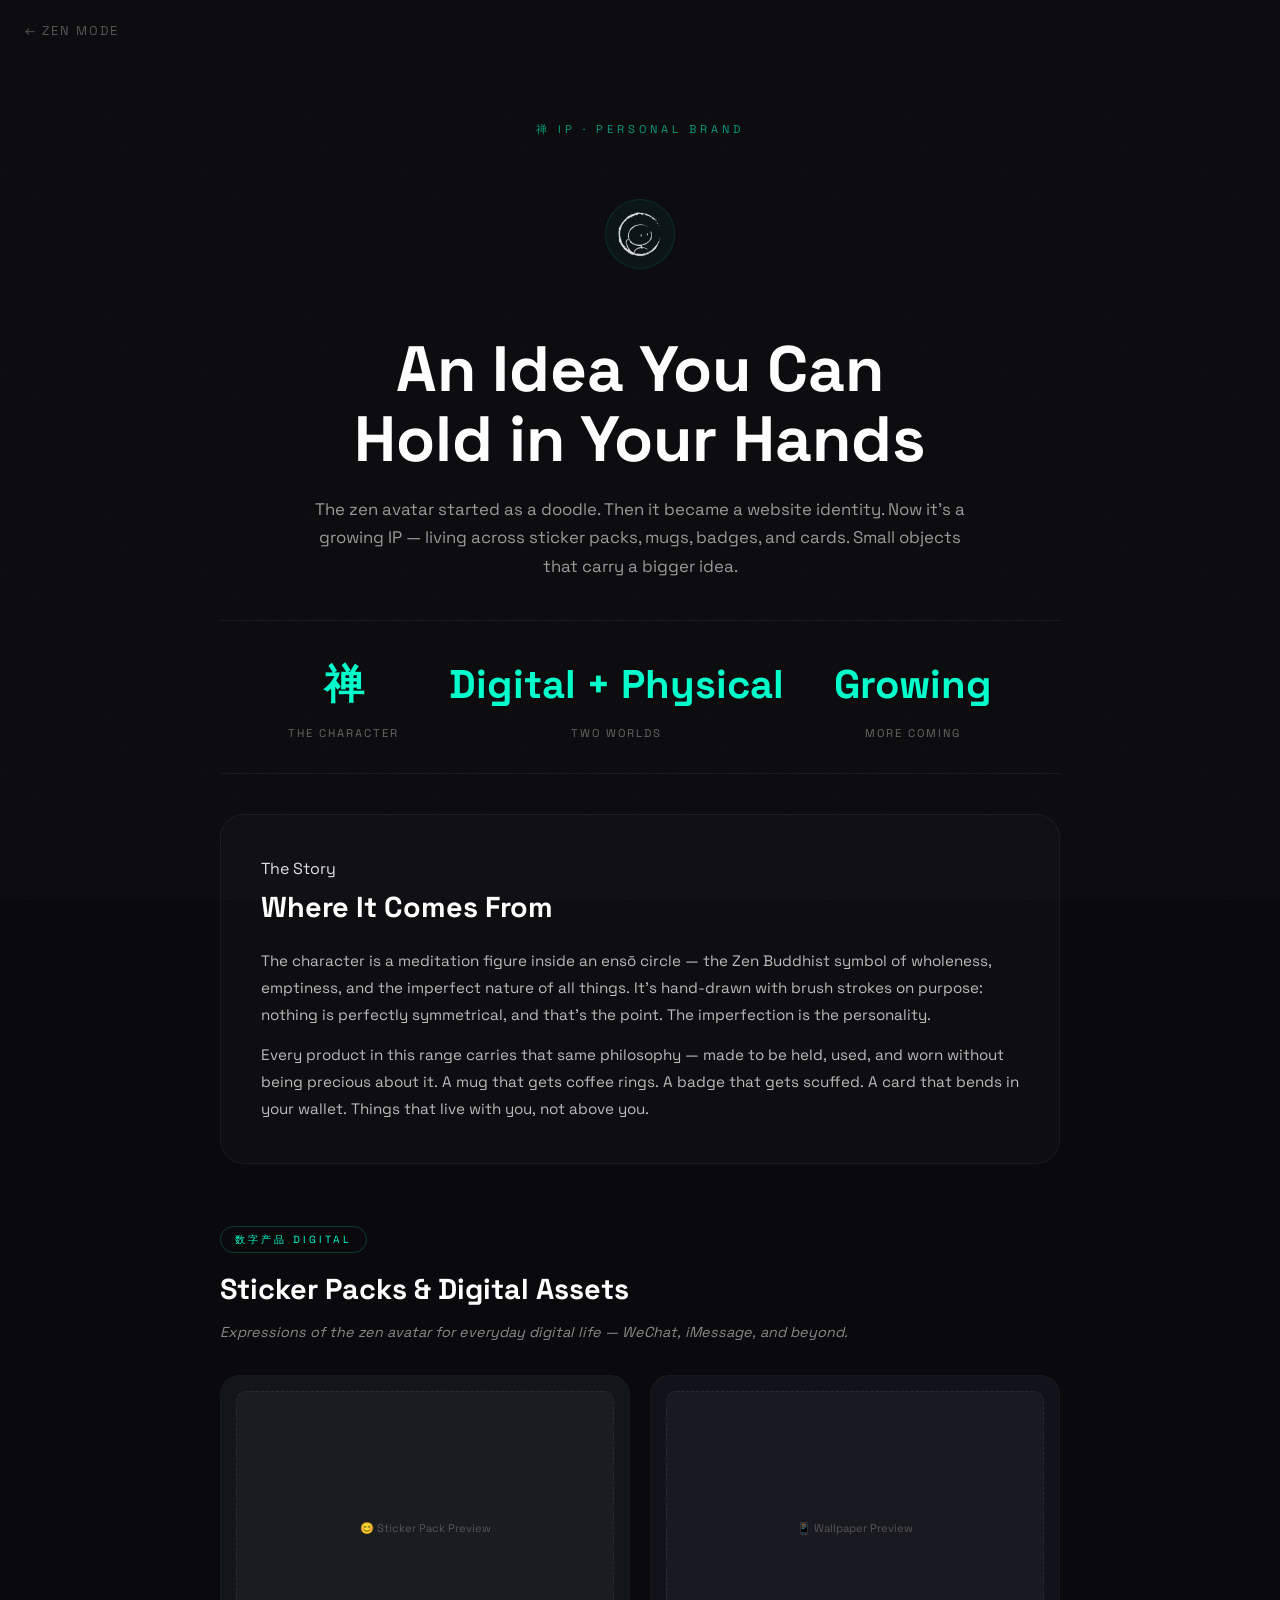
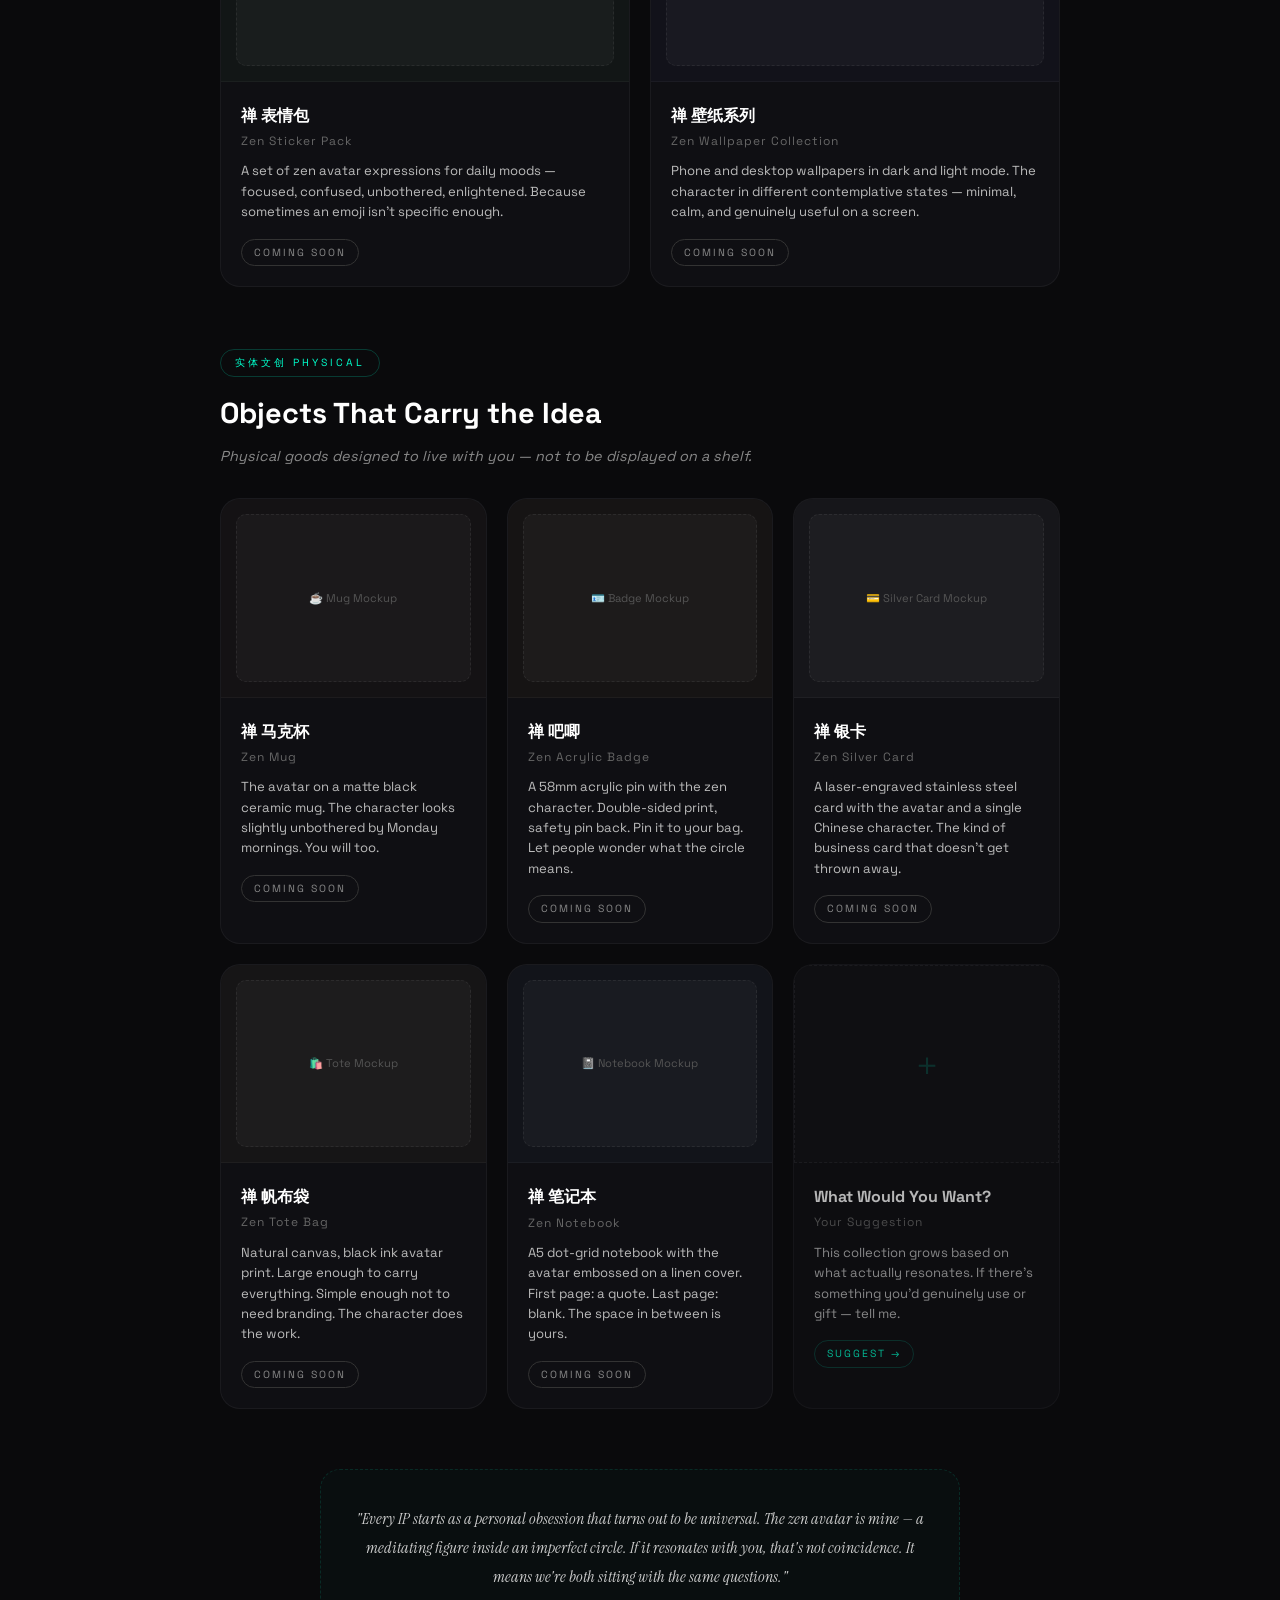
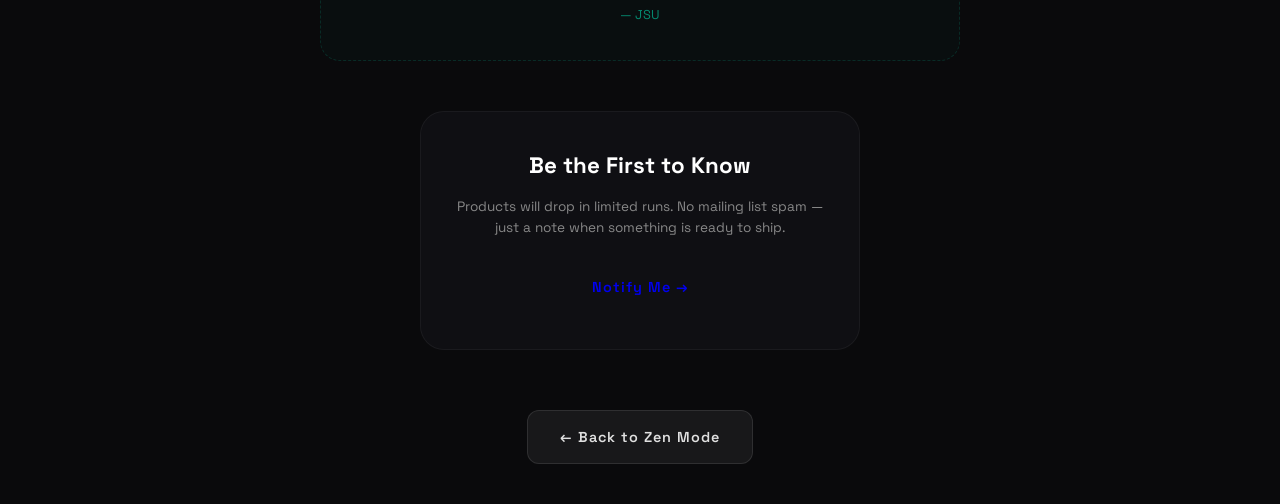
<file: artifacts/zen-ip.html>
<!DOCTYPE html>
<html lang="en">
<head>
    <meta charset="UTF-8">
    <meta name="viewport" content="width=device-width, initial-scale=1.0">
    <title>Zen IP & Merch — Jackie Su | Zen Mode</title>
    <link rel="icon" type="image/svg+xml" href="../favicon.svg">
    <link rel="preconnect" href="https://fonts.googleapis.com">
    <link href="https://fonts.googleapis.com/css2?family=Space+Grotesk:wght@300;400;500;700&family=Instrument+Serif&display=swap" rel="stylesheet">
    <link rel="stylesheet" href="spatial-lens.css">
    <link rel="stylesheet" href="zen-ip.css">
</head>
<body>
    <div class="grain"></div>
    <a href="../" class="back-link">← Zen Mode</a>

    <!-- Hero -->
    <section class="hero ip-hero">
        <p class="tag">禅 IP · Personal Brand</p>

        <!-- Avatar orbiting animation -->
        <div class="ip-orbit">
            <div class="orbit-center">
                <img src="../avatar-white.png" alt="Zen Avatar" class="orbit-avatar">
            </div>
        </div>

        <h1>An Idea You Can<br>Hold in Your Hands</h1>
        <p class="hero-sub">The zen avatar started as a doodle. Then it became a website identity. Now it's a growing IP — living across sticker packs, mugs, badges, and cards. Small objects that carry a bigger idea.</p>

        <div class="hero-stats">
            <div class="hero-stat">
                <span class="hero-stat-number">禅</span>
                <span class="hero-stat-label">The Character</span>
            </div>
            <div class="hero-stat">
                <span class="hero-stat-number">Digital + Physical</span>
                <span class="hero-stat-label">Two Worlds</span>
            </div>
            <div class="hero-stat">
                <span class="hero-stat-number">Growing</span>
                <span class="hero-stat-label">More Coming</span>
            </div>
        </div>
    </section>

    <!-- IP Origin -->
    <section class="ip-origin">
        <div class="origin-inner">
            <p class="phase-label">The Story</p>
            <h2 class="origin-title">Where It Comes From</h2>
            <p class="origin-text">The character is a meditation figure inside an ensō circle — the Zen Buddhist symbol of wholeness, emptiness, and the imperfect nature of all things. It's hand-drawn with brush strokes on purpose: nothing is perfectly symmetrical, and that's the point. The imperfection is the personality.</p>
            <p class="origin-text" style="margin-top:12px">Every product in this range carries that same philosophy — made to be held, used, and worn without being precious about it. A mug that gets coffee rings. A badge that gets scuffed. A card that bends in your wallet. Things that live with you, not above you.</p>
        </div>
    </section>

    <!-- Digital Products -->
    <section class="product-category">
        <div class="category-header">
            <span class="category-badge">数字产品 Digital</span>
            <h2>Sticker Packs & Digital Assets</h2>
            <p class="category-sub">Expressions of the zen avatar for everyday digital life — WeChat, iMessage, and beyond.</p>
        </div>
        <div class="product-grid">
            <div class="product-card">
                <div class="product-mockup mockup-sticker">
                    <div class="gallery-slot">😊 Sticker Pack Preview</div>
                </div>
                <div class="product-info">
                    <h3>禅 表情包</h3>
                    <p class="product-en">Zen Sticker Pack</p>
                    <p class="product-desc">A set of zen avatar expressions for daily moods — focused, confused, unbothered, enlightened. Because sometimes an emoji isn't specific enough.</p>
                    <span class="product-status coming">Coming Soon</span>
                </div>
            </div>
            <div class="product-card">
                <div class="product-mockup mockup-wallpaper">
                    <div class="gallery-slot">📱 Wallpaper Preview</div>
                </div>
                <div class="product-info">
                    <h3>禅 壁纸系列</h3>
                    <p class="product-en">Zen Wallpaper Collection</p>
                    <p class="product-desc">Phone and desktop wallpapers in dark and light mode. The character in different contemplative states — minimal, calm, and genuinely useful on a screen.</p>
                    <span class="product-status coming">Coming Soon</span>
                </div>
            </div>
        </div>
    </section>

    <!-- Physical Products -->
    <section class="product-category">
        <div class="category-header">
            <span class="category-badge">实体文创 Physical</span>
            <h2>Objects That Carry the Idea</h2>
            <p class="category-sub">Physical goods designed to live with you — not to be displayed on a shelf.</p>
        </div>
        <div class="product-grid product-grid-3">
            <div class="product-card">
                <div class="product-mockup mockup-mug">
                    <div class="gallery-slot">☕ Mug Mockup</div>
                </div>
                <div class="product-info">
                    <h3>禅 马克杯</h3>
                    <p class="product-en">Zen Mug</p>
                    <p class="product-desc">The avatar on a matte black ceramic mug. The character looks slightly unbothered by Monday mornings. You will too.</p>
                    <span class="product-status coming">Coming Soon</span>
                </div>
            </div>
            <div class="product-card">
                <div class="product-mockup mockup-badge">
                    <div class="gallery-slot">🪪 Badge Mockup</div>
                </div>
                <div class="product-info">
                    <h3>禅 吧唧</h3>
                    <p class="product-en">Zen Acrylic Badge</p>
                    <p class="product-desc">A 58mm acrylic pin with the zen character. Double-sided print, safety pin back. Pin it to your bag. Let people wonder what the circle means.</p>
                    <span class="product-status coming">Coming Soon</span>
                </div>
            </div>
            <div class="product-card">
                <div class="product-mockup mockup-card">
                    <div class="gallery-slot">💳 Silver Card Mockup</div>
                </div>
                <div class="product-info">
                    <h3>禅 银卡</h3>
                    <p class="product-en">Zen Silver Card</p>
                    <p class="product-desc">A laser-engraved stainless steel card with the avatar and a single Chinese character. The kind of business card that doesn't get thrown away.</p>
                    <span class="product-status coming">Coming Soon</span>
                </div>
            </div>
            <div class="product-card">
                <div class="product-mockup mockup-tote">
                    <div class="gallery-slot">🛍️ Tote Mockup</div>
                </div>
                <div class="product-info">
                    <h3>禅 帆布袋</h3>
                    <p class="product-en">Zen Tote Bag</p>
                    <p class="product-desc">Natural canvas, black ink avatar print. Large enough to carry everything. Simple enough not to need branding. The character does the work.</p>
                    <span class="product-status coming">Coming Soon</span>
                </div>
            </div>
            <div class="product-card">
                <div class="product-mockup mockup-notebook">
                    <div class="gallery-slot">📓 Notebook Mockup</div>
                </div>
                <div class="product-info">
                    <h3>禅 笔记本</h3>
                    <p class="product-en">Zen Notebook</p>
                    <p class="product-desc">A5 dot-grid notebook with the avatar embossed on a linen cover. First page: a quote. Last page: blank. The space in between is yours.</p>
                    <span class="product-status coming">Coming Soon</span>
                </div>
            </div>
            <div class="product-card product-card-suggest">
                <div class="product-mockup mockup-empty">
                    <span class="suggest-icon">＋</span>
                </div>
                <div class="product-info">
                    <h3>What Would You Want?</h3>
                    <p class="product-en">Your Suggestion</p>
                    <p class="product-desc">This collection grows based on what actually resonates. If there's something you'd genuinely use or gift — tell me.</p>
                    <a href="mailto:jinbosu626@gmail.com?subject=Zen IP Product Idea" class="product-status suggest">Suggest →</a>
                </div>
            </div>
        </div>
    </section>

    <!-- Philosophy -->
    <section class="ip-philosophy">
        <div class="philosophy-inner">
            <blockquote>"Every IP starts as a personal obsession that turns out to be universal. The zen avatar is mine — a meditating figure inside an imperfect circle. If it resonates with you, that's not coincidence. It means we're both sitting with the same questions."</blockquote>
            <p class="philosophy-attr">— JSU</p>
        </div>
    </section>

    <!-- Notify -->
    <section class="ip-notify">
        <div class="notify-inner">
            <h2>Be the First to Know</h2>
            <p>Products will drop in limited runs. No mailing list spam — just a note when something is ready to ship.</p>
            <a href="mailto:jinbosu626@gmail.com?subject=Notify me - Zen Merch" class="btn btn-primary">Notify Me →</a>
        </div>
    </section>

    <div style="height:40px"></div>
    <div style="text-align:center; padding-bottom:40px">
        <a href="../" class="btn btn-secondary">← Back to Zen Mode</a>
    </div>
</body>
</html>
</file>
<file: zen-game/style.css>
* { margin: 0; padding: 0; box-sizing: border-box; }

body {
    background: #0a0a0c;
    color: #e0e0e0;
    font-family: 'Space Grotesk', 'Helvetica Neue', sans-serif;
    line-height: 1.7;
    min-height: 100vh;
    overflow-x: hidden;
    transition: filter 0.8s ease;
}

.grain {
    position: fixed; inset: 0; z-index: 9990; pointer-events: none; opacity: 0.04;
    background-image: url("data:image/svg+xml,%3Csvg viewBox='0 0 256 256' xmlns='http://www.w3.org/2000/svg'%3E%3Cfilter id='n'%3E%3CfeTurbulence type='fractalNoise' baseFrequency='0.7' numOctaves='4' stitchTiles='stitch'/%3E%3C/filter%3E%3Crect width='100%25' height='100%25' filter='url(%23n)'/%3E%3C/svg%3E");
    background-size: 200px;
}

.back-link {
    position: fixed; top: 20px; left: 25px;
    font-size: 0.8rem; letter-spacing: 2px; text-transform: uppercase;
    color: #555; text-decoration: none; z-index: 100;
    transition: color 0.3s ease;
}
.back-link:hover { color: #00ffcc; }

#game-content {
    min-height: 100vh;
    display: flex;
    justify-content: center;
    align-items: center;
    padding: 60px 20px;
}

/* =========================================
   Buttons
========================================= */
.btn {
    display: inline-block;
    border: none; border-radius: 12px;
    padding: 14px 32px;
    font-family: inherit; font-size: 0.9rem; font-weight: 600;
    letter-spacing: 1px; cursor: pointer;
    transition: all 0.3s ease; text-decoration: none; text-align: center;
}
.btn-primary { background: #00ffcc; color: #000; }
.btn-primary:hover { background: #00e6b8; transform: translateY(-2px); box-shadow: 0 8px 25px rgba(0,255,204,0.25); }
.btn-secondary { background: rgba(255,255,255,0.06); color: #e0e0e0; border: 1px solid rgba(255,255,255,0.1); }
.btn-secondary:hover { border-color: #00ffcc; color: #00ffcc; }

/* =========================================
   Intro
========================================= */
.intro-screen { text-align: center; max-width: 600px; }

.intro-epigraph {
    font-family: 'Instrument Serif', serif; font-style: italic;
    font-size: 1rem; color: #00ffcc; opacity: 0.5; margin-bottom: 30px;
}

.intro-title {
    font-size: clamp(3rem, 10vw, 5.5rem); font-weight: 700;
    letter-spacing: -0.03em; line-height: 1.05; margin-bottom: 25px; color: #fff;
}

.intro-sub { color: #bbb; font-size: 1.05rem; margin-bottom: 20px; }
.intro-desc { color: #777; font-size: 0.9rem; margin-bottom: 35px; line-height: 1.8; }

.intro-credit { margin-top: 50px; font-size: 0.75rem; color: #444; letter-spacing: 2px; }
.intro-credit a { color: #555; text-decoration: none; }
.intro-credit a:hover { color: #00ffcc; }

/* =========================================
   Phase Labels
========================================= */
.phase-label {
    font-size: 0.7rem; letter-spacing: 4px; text-transform: uppercase;
    color: #00ffcc; opacity: 0.6; margin-bottom: 12px;
}
.phase-desc { color: #999; font-size: 1rem; margin-bottom: 35px; }

/* =========================================
   Setup: Profile Cards
========================================= */
.setup-screen, .rewrite-screen { max-width: 900px; text-align: center; }
.setup-screen h2, .rewrite-screen h2 { font-size: 2.2rem; color: #fff; margin-bottom: 10px; }

.profile-grid, .ideal-grid {
    display: grid; grid-template-columns: repeat(2, 1fr);
    gap: 16px; text-align: left;
}

.profile-card, .ideal-card {
    background: rgba(21,21,26,0.6); border: 1px solid rgba(255,255,255,0.06);
    border-radius: 20px; padding: 28px 24px; cursor: pointer;
    transition: all 0.3s ease;
}
.profile-card:hover, .ideal-card:hover {
    border-color: rgba(0,255,204,0.3); transform: translateY(-4px);
    box-shadow: 0 12px 30px rgba(0,0,0,0.3);
}

.profile-card h3, .ideal-card h3 { font-size: 1.1rem; color: #fff; margin-bottom: 4px; }
.profile-age { font-size: 0.75rem; color: #00ffcc; opacity: 0.6; letter-spacing: 2px; }
.profile-card p, .ideal-card p { font-size: 0.85rem; color: #aaa; margin: 10px 0 15px; line-height: 1.5; }

.ideal-icon { font-size: 2rem; display: block; margin-bottom: 10px; }

/* Mini stat bars in cards */
.mini-bars { display: flex; flex-direction: column; gap: 6px; }
.mini-bar { display: flex; align-items: center; gap: 8px; }
.mini-icon { font-size: 0.75rem; width: 20px; }
.mini-bar .mini-fill {
    height: 4px; background: #00ffcc; border-radius: 2px;
    transition: width 0.3s ease;
}
.mini-bar { position: relative; }
.mini-bar::after {
    content: ''; position: absolute; left: 28px; right: 0; top: 50%;
    height: 4px; background: rgba(255,255,255,0.05); border-radius: 2px;
    transform: translateY(-50%); z-index: -1;
}

/* Debuff warnings */
.debuff-list { margin-top: 15px; display: flex; flex-direction: column; gap: 6px; }
.debuff {
    font-size: 0.7rem; color: #ff6b6b; opacity: 0.7;
    padding: 4px 0; line-height: 1.4;
}

/* =========================================
   BaZi Input
========================================= */
.bazi-input-screen, .bazi-results-screen, .supplement-screen {
    max-width: 700px; width: 100%; text-align: center;
}
.bazi-input-screen h2, .bazi-results-screen h2, .supplement-screen h2 {
    font-size: 2rem; color: #fff; margin-bottom: 10px;
}

.bazi-form {
    display: grid; grid-template-columns: repeat(2, 1fr);
    gap: 16px; margin: 30px 0; text-align: left;
}
.bazi-field label {
    display: block; font-size: 0.7rem; letter-spacing: 2px;
    text-transform: uppercase; color: #888; margin-bottom: 6px;
}
.bazi-field input, .bazi-field select {
    width: 100%; background: rgba(255,255,255,0.04);
    border: 1px solid rgba(255,255,255,0.1); border-radius: 12px;
    padding: 14px 16px; font-family: inherit; font-size: 0.9rem;
    color: #e0e0e0; outline: none;
}
.bazi-field input:focus, .bazi-field select:focus { border-color: #00ffcc; }
.bazi-field select { cursor: pointer; }
.bazi-field select option { background: #15151a; color: #e0e0e0; }

/* BaZi Results */
.pillars-display {
    display: flex; justify-content: center; gap: 12px;
    margin: 30px 0; flex-wrap: wrap;
}
.pillar {
    background: rgba(21,21,26,0.6); border: 1px solid rgba(255,255,255,0.06);
    border-radius: 16px; padding: 20px 18px; text-align: center;
    min-width: 80px;
}
.pillar-label { display: block; font-size: 0.6rem; letter-spacing: 2px; color: #666; margin-bottom: 10px; text-transform: uppercase; }
.pillar-stem { display: block; font-size: 1.8rem; color: #00ffcc; font-weight: 700; }
.pillar-branch { display: block; font-size: 1.8rem; color: #fff; font-weight: 700; margin-bottom: 8px; }
.pillar-el { display: block; font-size: 0.7rem; color: #888; letter-spacing: 1px; }

.subsection-title {
    font-size: 0.7rem; letter-spacing: 3px; text-transform: uppercase;
    color: #555; margin: 30px 0 15px; text-align: left;
}

/* Element bars */
.el-bars { display: flex; flex-direction: column; gap: 8px; margin-bottom: 15px; }
.el-bar-row { display: flex; align-items: center; gap: 10px; }
.el-label { font-size: 0.8rem; color: #bbb; width: 100px; text-align: left; }
.el-track { flex: 1; height: 6px; background: rgba(255,255,255,0.06); border-radius: 3px; overflow: hidden; }
.el-fill { height: 100%; background: #00ffcc; border-radius: 3px; transition: width 0.5s ease; }
.el-val { font-size: 0.75rem; color: #888; width: 20px; text-align: right; }
.missing-note { font-size: 0.85rem; color: #ff6b6b; margin-bottom: 10px; text-align: left; }

/* Score cards */
.score-cards { display: flex; flex-direction: column; gap: 12px; margin-bottom: 30px; text-align: left; }
.score-card {
    background: rgba(21,21,26,0.4); border: 1px solid rgba(255,255,255,0.04);
    border-radius: 14px; padding: 18px 20px;
}
.score-header { display: flex; justify-content: space-between; align-items: center; margin-bottom: 8px; }
.score-label { font-size: 0.85rem; color: #ccc; font-weight: 600; }
.score-number { font-size: 1.4rem; font-weight: 700; }
.score-bar { height: 4px; background: rgba(255,255,255,0.06); border-radius: 2px; overflow: hidden; margin-bottom: 10px; }
.score-fill { height: 100%; border-radius: 2px; transition: width 0.5s ease; }
.score-note { font-size: 0.8rem; color: #999; line-height: 1.5; }

.bazi-actions { margin-top: 30px; }

/* Supplement screen */
.sup-grid { display: flex; flex-direction: column; gap: 12px; margin: 20px 0; text-align: left; }
.sup-card {
    background: rgba(21,21,26,0.5); border: 1px solid rgba(255,255,255,0.06);
    border-radius: 16px; padding: 20px; cursor: pointer;
    transition: all 0.3s ease; position: relative;
}
.sup-card:hover { border-color: rgba(0,255,204,0.2); }
.sup-card.selected { border-color: #00ffcc; background: rgba(0,255,204,0.04); }
.sup-card.recommended { border-color: rgba(255,170,51,0.2); }

.sup-header { display: flex; justify-content: space-between; align-items: center; margin-bottom: 6px; }
.sup-label { font-size: 0.9rem; color: #fff; font-weight: 600; }
.sup-score { font-size: 1.2rem; font-weight: 700; color: #888; }
.sup-desc { font-size: 0.8rem; color: #aaa; margin-bottom: 6px; }
.sup-warning { font-size: 0.75rem; color: #ff6b6b; opacity: 0.7; font-style: italic; }

.sup-badge {
    position: absolute; top: 14px; right: 14px;
    font-size: 0.6rem; letter-spacing: 2px; text-transform: uppercase;
    color: #000; background: #00ffcc; padding: 3px 10px; border-radius: 50px;
}
.sup-badge.rec { background: #ffaa33; }

.sup-hint { font-size: 0.8rem; color: #666; margin-top: 10px; font-style: italic; }

.preview-block {
    background: rgba(21,21,26,0.4); border: 1px solid rgba(255,255,255,0.04);
    border-radius: 16px; padding: 20px; margin: 20px 0; text-align: left;
}

.intro-actions { display: flex; gap: 12px; justify-content: center; flex-wrap: wrap; }

/* =========================================
   Gameplay: HUD + Event Card + Choices
========================================= */
.game-screen { max-width: 500px; width: 100%; text-align: center; }

/* Era Intro */
.era-intro {
    text-align: center; max-width: 600px; cursor: pointer;
    animation: fade-up 0.8s ease;
}
.era-chapter {
    font-size: 0.65rem; letter-spacing: 5px; text-transform: uppercase;
    color: #00ffcc; opacity: 0.5; margin-bottom: 15px;
}
.era-name {
    font-family: 'Instrument Serif', serif; font-style: italic;
    font-size: 2.5rem; color: #fff; margin-bottom: 25px; font-weight: 400;
}
.era-text {
    font-size: 1.05rem; color: #bbb; line-height: 1.8; margin-bottom: 25px;
}
.era-narrator {
    font-family: 'Instrument Serif', serif; font-style: italic;
    font-size: 0.9rem; color: #00ffcc; opacity: 0.5;
    margin-bottom: 30px;
}
.era-continue {
    font-size: 0.7rem; letter-spacing: 3px; text-transform: uppercase;
    color: #444; animation: pulse 2s ease-in-out infinite;
}

/* Reflection */
.reflection-screen {
    text-align: center; max-width: 550px;
    animation: fade-up 0.6s ease;
}
.reflection-text {
    font-family: 'Instrument Serif', serif; font-style: italic;
    font-size: 1.15rem; color: #999; line-height: 1.8;
}

@keyframes fade-up {
    from { opacity: 0; transform: translateY(20px); }
    to { opacity: 1; transform: none; }
}
@keyframes pulse {
    0%, 100% { opacity: 0.5; }
    50% { opacity: 1; }
}

/* HUD */
.game-hud { margin-bottom: 30px; }

.hud-top {
    display: flex; justify-content: space-between; align-items: center;
    margin-bottom: 12px;
}
.era-badge {
    font-size: 0.65rem; letter-spacing: 3px; text-transform: uppercase;
    color: #00ffcc; opacity: 0.5;
}
.turn-label {
    font-size: 0.7rem; letter-spacing: 2px; color: #555;
}

.stat-bars { display: flex; flex-direction: column; gap: 8px; }
.stat-bar-item { display: flex; align-items: center; gap: 10px; }
.stat-icon { font-size: 0.85rem; width: 24px; }
.stat-track {
    flex: 1; height: 6px; background: rgba(255,255,255,0.06);
    border-radius: 3px; overflow: hidden;
}
.stat-fill {
    height: 100%; background: #00ffcc; border-radius: 3px;
    transition: width 0.5s ease;
}
.stat-val { font-size: 0.75rem; color: #888; width: 28px; text-align: right; }

.stress-bar {
    display: flex; align-items: center; gap: 10px;
    margin-top: 12px; padding-top: 10px;
    border-top: 1px solid rgba(255,255,255,0.04);
}
.stress-bar span { font-size: 0.75rem; color: #666; white-space: nowrap; }
.stress-track {
    flex: 1; height: 4px; background: rgba(255,255,255,0.06);
    border-radius: 2px; overflow: hidden;
}
.stress-fill {
    height: 100%; border-radius: 2px;
    background: linear-gradient(90deg, #ff6b6b, #ff3333);
    transition: width 0.5s ease;
}

/* Event Card */
.event-card {
    background: rgba(21,21,26,0.8); border: 1px solid rgba(255,255,255,0.06);
    border-radius: 24px; padding: 40px 30px; margin-bottom: 25px;
    animation: card-in 0.4s cubic-bezier(0.16,1,0.3,1);
}
@keyframes card-in {
    from { opacity: 0; transform: translateY(20px) scale(0.97); }
    to { opacity: 1; transform: none; }
}

.event-year {
    font-size: 0.65rem; letter-spacing: 4px; text-transform: uppercase;
    color: #555; margin-bottom: 20px;
}
.event-title { font-size: 1.5rem; color: #fff; margin-bottom: 15px; font-weight: 700; }
.event-text { font-size: 0.95rem; color: #bbb; line-height: 1.7; }

/* Choice buttons */
.choice-buttons { display: flex; gap: 12px; }

.choice-btn {
    flex: 1; background: rgba(255,255,255,0.04); border: 1px solid rgba(255,255,255,0.08);
    border-radius: 16px; padding: 18px 16px; cursor: pointer;
    transition: all 0.3s ease; font-family: inherit;
}
.choice-btn:hover { border-color: rgba(0,255,204,0.4); transform: translateY(-2px); }
.choice-left:hover { box-shadow: -4px 4px 20px rgba(0,255,204,0.1); }
.choice-right:hover { box-shadow: 4px 4px 20px rgba(0,255,204,0.1); }

.choice-label { font-size: 0.85rem; color: #ddd; font-weight: 500; }

/* =========================================
   Endgame: Comparison
========================================= */
.endgame-screen { max-width: 750px; text-align: center; }
.endgame-screen h2 {
    font-family: 'Instrument Serif', serif; font-style: italic;
    font-size: 1.6rem; color: #ff6b6b; margin-bottom: 35px; font-weight: 400;
}

.comparison {
    display: flex; gap: 0; margin-bottom: 40px;
    background: rgba(21,21,26,0.6); border: 1px solid rgba(255,255,255,0.06);
    border-radius: 24px; overflow: hidden;
}
.comparison-col { flex: 1; padding: 30px 25px; }
.comparison-col h3 { font-size: 1rem; color: #fff; margin-bottom: 4px; }
.comparison-subtitle { font-size: 0.8rem; color: #666; margin-bottom: 20px; }

.comparison-divider {
    display: flex; align-items: center; justify-content: center;
    width: 50px; flex-shrink: 0; border-left: 1px solid rgba(255,255,255,0.06);
    border-right: 1px solid rgba(255,255,255,0.06);
}
.comparison-divider span { font-size: 0.75rem; color: #444; letter-spacing: 2px; }

.final-stats { display: flex; flex-direction: column; gap: 8px; margin-bottom: 15px; }
.final-stat { font-size: 0.9rem; color: #bbb; }
.final-stat strong { color: #fff; }
.stress-stat strong { color: #ff6b6b; }

.life-score {
    font-size: 1.1rem; font-weight: 700; padding: 8px 16px;
    border-radius: 10px; display: inline-block;
}
.life-score.bad { background: rgba(255,107,107,0.1); color: #ff6b6b; }
.life-score.good { background: rgba(0,255,204,0.1); color: #00ffcc; }

/* Endgame message */
.endgame-message {
    padding: 30px; border: 1px dashed rgba(0,255,204,0.15);
    border-radius: 20px; background: rgba(0,255,204,0.02); margin-bottom: 30px;
}
.endgame-message blockquote {
    font-family: 'Instrument Serif', serif; font-style: italic;
    font-size: 1.1rem; color: #ccc; line-height: 1.7; margin-bottom: 20px;
}
.endgame-zen {
    font-family: 'Instrument Serif', serif; font-size: 1rem;
    color: #00ffcc; opacity: 0.8; line-height: 1.6;
}
.endgame-zen span {
    font-family: 'Space Grotesk', sans-serif;
    font-size: 0.8rem; color: #888; display: block; margin-top: 5px;
}

.endgame-actions { display: flex; gap: 12px; justify-content: center; flex-wrap: wrap; }

/* =========================================
   Responsive
========================================= */
@media (max-width: 768px) {
    #game-content { padding: 80px 16px 40px; }
    .profile-grid, .ideal-grid { grid-template-columns: 1fr; }
    .comparison { flex-direction: column; }
    .comparison-divider {
        width: 100%; height: 40px;
        border-left: none; border-right: none;
        border-top: 1px solid rgba(255,255,255,0.06);
        border-bottom: 1px solid rgba(255,255,255,0.06);
    }
    .choice-buttons { flex-direction: column; }
    .endgame-actions { flex-direction: column; align-items: center; }
    .btn { width: 100%; max-width: 300px; }
    .bazi-form { grid-template-columns: 1fr; }
    .pillars-display { gap: 8px; }
    .pillar { min-width: 70px; padding: 15px 12px; }
    .pillar-stem, .pillar-branch { font-size: 1.4rem; }
    .intro-actions { flex-direction: column; align-items: center; }
}
</file>
<file: campaign-lens/assets/case.css>
/* Shared styles for every Campaign Lens case study — unified with the Zen Mode dark/teal system */

:root{
  --bg:#0a0a0c; --surface:rgba(255,255,255,.04); --ink:#e0e0e0; --muted:#999; --soft:#777; --line:rgba(255,255,255,.08);
  --accent:#00ffcc; --accent-soft:rgba(0,255,204,.55); --accent-ink:#0a0a0c; --grey:#333;
  --night:rgba(0,255,204,.05); --night-ink:#fff; --night-muted:#aaa;
  --serif:'Instrument Serif', Georgia, serif; --sans:'Space Grotesk', 'Helvetica Neue', Arial, sans-serif;
}
*{box-sizing:border-box}
body{background:var(--bg);color:var(--ink);font-family:var(--sans);font-size:17px;line-height:1.6}
.wrap{max-width:1120px;margin:0 auto;padding-left:max(20px, env(safe-area-inset-left, 0px));padding-right:max(20px, env(safe-area-inset-right, 0px))}
section{padding-block:72px}
.band{background:var(--night);color:var(--night-ink);border-block:1px solid var(--line)}
.band .lede,.band p{color:var(--night-muted)}
.eyebrow{font-size:13px;font-weight:700;letter-spacing:.14em;text-transform:uppercase;color:var(--accent);margin:0 0 12px;opacity:.75}
.band .eyebrow{color:var(--accent);opacity:.9}
h1,h2,h3{text-wrap:balance;margin:0;font-family:var(--sans)}
h1{font-weight:700;font-size:clamp(40px,7vw,76px);line-height:1.08;color:#fff}
h2{font-weight:700;font-size:clamp(28px,4vw,42px);line-height:1.2;max-width:22ch;color:#fff}
h3{font-size:19px;font-weight:700;line-height:1.3;color:#fff}
.band h1,.band h2,.band h3{color:#fff}
p{margin:0}
.lede{font-size:19px;color:var(--muted);max-width:60ch;margin-top:16px}
.grid{display:grid;gap:20px;margin-top:36px}
.g3{grid-template-columns:repeat(auto-fit,minmax(240px,1fr))}
.g5{grid-template-columns:repeat(auto-fit,minmax(180px,1fr))}
.card{background:var(--surface);border:1px solid var(--line);border-radius:14px;padding:24px;display:flex;flex-direction:column;gap:8px;min-width:0}
.card p{color:var(--muted);font-size:15px}
.tag{font-size:12px;font-weight:700;letter-spacing:.12em;text-transform:uppercase;color:var(--accent)}
.note{font-size:13px;color:var(--soft);margin-top:20px}
.band .note{color:var(--night-muted)}
img{display:block;max-width:100%;height:auto;border-radius:12px}
.shot{border:1px solid var(--line)}
a{color:inherit}

/* hero */
.hero{padding-block:88px 64px}
.hero .meta{margin-top:28px;font-size:14px;color:var(--night-muted)}
.hero .go{display:inline-block;margin-top:32px;background:rgba(0,255,204,.1);color:var(--accent);border:1px solid rgba(0,255,204,.3);font-weight:600;padding:12px 22px;border-radius:999px;text-decoration:none;transition:background .2s,border-color .2s}
.hero .go:hover{background:rgba(0,255,204,.18);border-color:var(--accent)}
.hero .go:focus-visible,.room:focus-visible,.tabs button:focus-visible,.toggle button:focus-visible{outline:2px solid var(--accent);outline-offset:3px}

/* poll */
.room{appearance:none;font:inherit;color:inherit;text-align:left;cursor:pointer;background:var(--surface);border:2px solid var(--line);border-radius:14px;padding:10px 10px 16px;display:flex;flex-direction:column;gap:10px;transition:border-color .2s, transform .2s}
.room:hover{transform:translateY(-3px);border-color:var(--accent-soft)}
.room[aria-pressed="true"]{border-color:var(--accent)}
.room img{aspect-ratio:7/5;object-fit:cover;width:100%}
.room .num{font-weight:700;font-size:26px;color:var(--accent);line-height:1;padding:0 6px}
.room .nm{font-weight:700;padding:0 6px;color:#fff}
.room .kw{font-size:14px;color:var(--muted);padding:0 6px}
.picked{margin-top:24px;font-weight:600;font-size:18px;color:var(--accent);min-height:1.6em}
.reveal{margin-top:32px;background:var(--surface);border:1px solid var(--line);border-radius:14px;padding:28px}
.reveal h3{font-weight:700;font-size:22px;color:#fff}
#verdict{font-family:var(--serif);font-style:italic;font-weight:400;color:var(--ink)}
.bars{display:grid;gap:12px;margin-top:20px}
.bar{display:grid;grid-template-columns:110px 1fr 52px;align-items:center;gap:12px;font-size:15px}
.bar .track{display:block;height:22px;background:var(--line);border-radius:0 6px 6px 0;overflow:hidden}
.bar .fill{display:block;height:100%;width:0;background:var(--grey);border-radius:0 6px 6px 0;transition:width .7s ease}
.bar.mine .fill{background:var(--accent)}
.bar.mine{font-weight:700}
.bar .pct{font-variant-numeric:tabular-nums;text-align:right}

/* research flow */
.flow{display:grid;grid-template-columns:repeat(auto-fit,minmax(260px,1fr));gap:20px;margin-top:36px}
.chips{display:flex;flex-wrap:wrap;gap:8px;margin-top:6px}
.chip{font-size:14px;padding:4px 12px;border-radius:999px;border:1.5px solid var(--grey);color:var(--muted)}
.chip.in{background:var(--ink);color:var(--bg);border-color:var(--ink)}
.card ul,.card ol{margin:4px 0 0;padding-left:20px;color:var(--muted);font-size:15px}
.dark{background:var(--night);color:var(--night-ink);border-color:var(--line)}
.dark ol{color:var(--night-muted)}
.dark .tag{color:var(--accent)}

/* 5Cs */
.c-card img{aspect-ratio:7/5;object-fit:cover;width:100%}
.c-card .word{font-weight:700;font-size:26px;color:var(--accent);line-height:1.1;margin-top:6px}

/* channels */
.tabs{display:flex;flex-wrap:wrap;gap:8px;margin-top:32px}
.tabs button{appearance:none;font:inherit;font-weight:600;font-size:15px;cursor:pointer;padding:10px 18px;border-radius:999px;border:1.5px solid var(--line);background:var(--surface);color:var(--ink)}
.tabs button[aria-selected="true"]{background:rgba(0,255,204,.1);color:var(--accent);border-color:rgba(0,255,204,.3)}
.panel{display:grid;grid-template-columns:minmax(0,1fr) minmax(0,1fr);gap:32px;align-items:start;margin-top:24px}
.panel .copy{display:flex;flex-direction:column;gap:12px}
.panel .copy p{color:var(--muted)}
.panel img{max-height:560px;width:auto;margin-inline:auto}
@media (max-width:760px){.panel{grid-template-columns:1fr}}

/* results */
.toggle{display:inline-flex;border:1.5px solid var(--line);border-radius:999px;padding:4px;margin-top:28px;background:var(--surface)}
.toggle button{appearance:none;font:inherit;font-weight:600;font-size:15px;cursor:pointer;padding:8px 18px;border-radius:999px;border:0;background:transparent;color:var(--ink)}
.toggle button[aria-pressed="true"]{background:var(--accent);color:var(--accent-ink)}
.chart{display:grid;grid-template-columns:repeat(auto-fit,minmax(200px,1fr));gap:20px;margin-top:24px}
.col{background:var(--surface);border:1px solid var(--line);border-radius:14px;padding:20px;display:flex;flex-direction:column;gap:12px}
.col .head{display:flex;justify-content:space-between;align-items:baseline;gap:8px}
.col .mult{font-weight:700;color:var(--accent);font-size:18px}
.pair{display:flex;align-items:flex-end;justify-content:space-around;height:220px;gap:12px}
.pair div{display:flex;flex-direction:column;align-items:center;gap:6px;font-size:13px;color:var(--muted);flex:1}
.pair .v{font-weight:700;font-size:15px;color:var(--ink);font-variant-numeric:tabular-nums}
.pair .b{width:100%;max-width:64px;border-radius:6px 6px 0 0;background:var(--grey);transition:height .6s ease}
.pair .now .b{background:var(--accent)}
.pair .now .v{color:var(--accent)}
.stats{display:grid;grid-template-columns:repeat(auto-fit,minmax(220px,1fr));gap:20px;margin-top:20px}
.stat{background:var(--night);border:1px solid var(--line);color:var(--night-ink);border-radius:14px;padding:24px}
.stat b{font-weight:700;font-size:36px;display:block;line-height:1.1;color:var(--accent)}
.stat span{color:var(--night-muted);font-size:15px}

/* steps */
.steps{display:grid;grid-template-columns:repeat(auto-fit,minmax(260px,1fr));gap:24px;margin-top:36px;align-items:start}
.step{display:flex;flex-direction:column;gap:12px}
.step img{max-height:420px;width:auto}
.money{background:var(--night);border:1px solid var(--line);color:var(--night-ink);border-radius:14px;padding:28px;display:flex;flex-direction:column;gap:10px}
.money b{font-weight:700;font-size:38px;line-height:1.1;color:var(--accent)}
.money p{color:var(--night-muted)}
.money .tag{color:var(--accent)}

/* lists */
.rows{margin-top:32px;border-top:1px solid var(--line)}
.rows div{display:grid;grid-template-columns:minmax(0,260px) minmax(0,1fr);gap:24px;padding:20px 0;border-bottom:1px solid var(--line)}
.rows h3{font-size:18px}
.rows p{color:var(--muted)}
.band .rows p{color:var(--night-muted)}
@media (max-width:640px){.rows div{grid-template-columns:1fr;gap:6px}}
.idea{margin-top:32px;border:1px dashed rgba(0,255,204,.25);background:rgba(0,255,204,.02);border-radius:14px;padding:28px}
.idea b{font-weight:700;font-size:24px;display:block;margin:6px 0;color:#fff}
footer{padding-block:48px;font-size:14px;color:var(--soft)}

[hidden]{display:none!important}
section > .wrap{width:100%}
@media (min-width:900px){.room img,.c-card img{aspect-ratio:4/3}}
/* ---------- slide mode: one chapter per screen ---------- */
:root{--nav-h:56px}
html{scroll-behavior:smooth;scroll-padding-top:var(--nav-h)}
@media (min-width:900px) and (min-height:620px){html{scroll-snap-type:y proximity}}
body{margin:0}
section{min-height:calc(100svh - var(--nav-h));display:flex;flex-direction:column;justify-content:center;scroll-snap-align:start;position:relative;padding-block:56px}
.hero{min-height:calc(100svh - var(--nav-h))}
.slide-no{position:absolute;left:max(20px,env(safe-area-inset-left,0px));bottom:20px;font-size:12px;font-weight:700;letter-spacing:.14em;color:var(--soft);font-variant-numeric:tabular-nums}
.band .slide-no{color:var(--night-muted)}

/* sticky nav */
.nav{position:sticky;top:0;z-index:50;height:var(--nav-h);background:color-mix(in srgb,var(--bg) 88%,transparent);backdrop-filter:blur(10px);-webkit-backdrop-filter:blur(10px);border-bottom:1px solid var(--line)}
.nav .wrap{height:100%;display:flex;align-items:center;gap:16px}
.brand{font-size:13px;letter-spacing:1px;text-transform:uppercase;text-decoration:none;white-space:nowrap;flex:none;color:var(--soft);transition:color .2s}
.brand:hover{color:var(--accent)}
.nav ol{list-style:none;margin:0;padding:0;display:flex;gap:4px;overflow-x:auto;scrollbar-width:none;flex:1;min-width:0}
.nav ol::-webkit-scrollbar{display:none}
.nav li a{display:block;white-space:nowrap;text-decoration:none;font-size:14px;font-weight:600;color:var(--muted);padding:7px 12px;border-radius:999px;transition:background .2s,color .2s}
.nav li a:hover{background:var(--surface);color:var(--ink)}
.nav li a[aria-current="true"]{background:rgba(0,255,204,.1);color:var(--accent)}
.nav li a span{color:var(--accent);margin-right:6px;font-variant-numeric:tabular-nums;opacity:.7}
.nav li a[aria-current="true"] span{opacity:1}
.counter{flex:none;font-size:13px;font-weight:700;color:var(--soft);font-variant-numeric:tabular-nums}
.progress{position:absolute;left:0;bottom:-1px;height:2px;background:var(--accent);width:0;transition:width .15s linear}
.pager{position:fixed;right:max(16px,env(safe-area-inset-right,0px));bottom:16px;z-index:40;display:flex;gap:8px}
.pager button{appearance:none;width:44px;height:44px;border-radius:50%;border:1px solid var(--line);background:var(--surface);color:var(--ink);font:inherit;font-size:18px;cursor:pointer;box-shadow:0 4px 14px rgba(0,0,0,.4);transition:transform .2s,background .2s,color .2s}
.pager button:hover{transform:translateY(-2px);background:var(--accent);color:var(--accent-ink);border-color:var(--accent)}
.nav a:focus-visible,.pager button:focus-visible{outline:2px solid var(--accent);outline-offset:2px}
@media (max-width:640px){.brand,.counter{display:none}}

/* entrance */
.in-view .wrap > *{animation:rise .6s ease both}
.in-view .wrap > *:nth-child(2){animation-delay:.06s}
.in-view .wrap > *:nth-child(3){animation-delay:.12s}
.in-view .wrap > *:nth-child(4){animation-delay:.18s}
.in-view .wrap > *:nth-child(n+5){animation-delay:.24s}
@keyframes rise{from{opacity:0;transform:translateY(18px)}to{opacity:1;transform:none}}

/* hover */
.card,.col,.stat,.money,.idea,.step .shot{transition:transform .25s ease,box-shadow .25s ease,border-color .25s ease}
.card:hover,.col:hover,.money:hover,.idea:hover{transform:translateY(-4px);box-shadow:0 12px 28px rgba(0,0,0,.35);border-color:var(--accent-soft)}
.stat:hover{transform:translateY(-4px) scale(1.02);box-shadow:0 12px 28px rgba(0,255,204,.1)}
.zoom{overflow:hidden;border-radius:12px;display:block}
.zoom img{transition:transform .5s ease;border-radius:0}
.zoom:hover img,.room:hover .zoom img,.c-card:hover .zoom img{transform:scale(1.06)}
.room:hover{box-shadow:0 10px 24px rgba(0,0,0,.3)}
.chip{transition:transform .2s,background .2s,color .2s}
.chip:hover{transform:translateY(-2px);background:var(--accent);border-color:var(--accent);color:var(--accent-ink)}
.chip.in:hover{background:var(--accent);color:var(--accent-ink)}
.c-card .more{max-height:0;opacity:0;overflow:hidden;transition:max-height .35s ease,opacity .35s ease}
.c-card:hover .more,.c-card:focus-within .more,.c-card:focus .more{max-height:120px;opacity:1}
.c-card .hint{font-size:12px;color:var(--soft);transition:opacity .2s}
.c-card:hover .hint{opacity:0}
.band .c-card{background:rgba(255,255,255,.03);border-color:var(--line);color:var(--night-ink)}
.band .c-card p{color:var(--night-muted)}
.rows > div{position:relative;transition:padding-left .25s ease,background .25s ease}
.rows > div::before{content:"";position:absolute;left:0;top:14px;bottom:14px;width:3px;border-radius:2px;background:var(--accent);transform:scaleY(0);transition:transform .25s ease}
.rows > div:hover{padding-left:18px}
.rows > div:hover::before{transform:scaleY(1)}
.band .rows > div::before{background:var(--accent)}
.pair .b{transition:height .6s ease,filter .2s}
.col:hover .now .b{filter:brightness(1.12)}
.tabs button{transition:background .2s,border-color .2s,transform .2s}
.tabs button:hover{transform:translateY(-2px);border-color:var(--accent)}
.panel{animation:rise .4s ease both}
.board-frame{overflow:hidden;border-radius:12px;border:1px solid var(--line);margin-top:28px;cursor:zoom-in}
.board-frame img{border-radius:0;max-height:62vh;width:100%;object-fit:contain;background:var(--surface);transition:transform .5s ease;transform-origin:var(--ox,50%) var(--oy,50%)}
.board-frame:hover img{transform:scale(1.6)}
.panel img{max-height:62vh}
.step img{max-height:52vh}
.hint-keys{margin-top:18px;font-size:13px;color:var(--night-muted)}
.hint-keys kbd{font-family:inherit;border:1px solid rgba(255,255,255,.18);border-radius:5px;padding:1px 7px;font-size:12px}
footer.end{margin-top:40px;font-size:13px;color:var(--night-muted);border-top:1px solid var(--line);padding-top:20px}
@media (hover:none){.c-card .more{max-height:none;opacity:1}.c-card .hint{display:none}}
@media (prefers-reduced-motion:reduce){*{animation:none!important;transition:none!important;scroll-behavior:auto!important}}

/* ---------- shared blocks for newer case studies ---------- */
.illus-note{font-size:12px;color:var(--soft);margin-top:10px}
.band .illus-note{color:var(--night-muted)}

/* numbered step flow */
.flowsteps{display:grid;grid-template-columns:repeat(auto-fit,minmax(min(100%,220px),1fr));gap:20px;margin-top:36px;counter-reset:st}
.flowsteps .card{position:relative;padding-top:56px}
.flowsteps .card::before{counter-increment:st;content:counter(st,decimal-leading-zero);position:absolute;top:20px;left:24px;font-weight:700;font-size:24px;color:var(--accent);line-height:1}
.band .flowsteps .card{background:rgba(255,255,255,.03);border-color:var(--line);color:var(--night-ink)}
.band .flowsteps .card p{color:var(--night-muted)}

/* podium */
.podium{display:grid;grid-template-columns:1fr 1.15fr 1fr;align-items:end;gap:16px;margin-top:40px;max-width:820px}
.place{display:flex;flex-direction:column;align-items:center;gap:12px;text-align:center}
.place .prize{background:var(--surface);border:1px solid var(--line);border-radius:14px;padding:16px;width:100%;transition:transform .25s,box-shadow .25s,border-color .25s}
.place:hover .prize{transform:translateY(-6px);box-shadow:0 12px 28px rgba(0,0,0,.3);border-color:var(--accent-soft)}
.place .prize b{display:block;font-weight:700;font-size:18px;color:#fff}
.place .prize span{font-size:14px;color:var(--muted)}
.place .block{width:100%;border-radius:12px 12px 0 0;background:var(--night);border:1px solid var(--line);border-bottom:0;color:var(--night-ink);display:flex;align-items:flex-start;justify-content:center;padding-top:14px;font-weight:700;font-size:32px;transition:filter .25s}
.place:hover .block{filter:brightness(1.25)}
.place.p1 .block{height:190px;background:var(--accent);color:var(--accent-ink);border-color:var(--accent)}
.place.p2 .block{height:130px}
.place.p3 .block{height:90px}
@media (max-width:560px){.podium{gap:8px}.place .prize{padding:10px}.place .prize b{font-size:16px}}

/* mock social posts (illustration) */
.posts{display:grid;grid-template-columns:repeat(3,minmax(0,1fr));gap:14px;max-width:520px}
.post{background:var(--surface);border:1px solid var(--line);border-radius:12px;padding:8px;transition:transform .25s;box-shadow:0 6px 18px rgba(0,0,0,.3)}
.post:nth-child(1){transform:rotate(-3deg)}.post:nth-child(3){transform:rotate(3deg)}
.post:hover{transform:rotate(0) translateY(-6px) scale(1.04)}
.post .ph{aspect-ratio:3/4;border-radius:8px;position:relative;overflow:hidden}
.post .ph i{position:absolute;inset:auto 10% 12% 10%;height:22%;border-radius:6px;background:rgba(255,255,255,.2)}
.post .ph s{position:absolute;top:14%;left:16%;width:28%;aspect-ratio:1;border-radius:50%;background:rgba(255,255,255,.25)}
.post .meta{display:flex;justify-content:space-between;font-size:12px;color:var(--muted);padding:6px 2px 0}
.hero-split{display:grid;grid-template-columns:minmax(0,1.2fr) minmax(0,1fr);gap:48px;align-items:center}
@media (max-width:860px){.hero-split{grid-template-columns:1fr}}

/* phone mock (illustration) */
.phone{width:min(100%,280px);aspect-ratio:9/18;border-radius:34px;background:#000;border:1px solid var(--line);padding:12px;box-shadow:0 18px 40px rgba(0,0,0,.5);margin-inline:auto}
.screen{height:100%;border-radius:24px;background:linear-gradient(160deg,#1a2a3a 0%,#0a0a0c 55%,#0d1f1c 100%);position:relative;overflow:hidden;color:#fff;font-size:12px}
.live{position:absolute;top:14px;left:14px;background:#ff4d6a;font-weight:700;padding:2px 8px;border-radius:4px;letter-spacing:.06em}
.viewers{position:absolute;top:14px;right:14px;background:rgba(0,0,0,.4);padding:2px 8px;border-radius:10px}
.draw{position:absolute;top:56px;left:14px;right:14px;background:rgba(0,255,204,.08);border:1px solid rgba(0,255,204,.25);border-radius:12px;padding:10px;text-align:center}
.draw b{display:block;font-size:15px;color:var(--accent)}
.cards{position:absolute;left:12px;right:12px;bottom:56px;display:grid;gap:8px}
.pcard{display:flex;gap:10px;align-items:center;background:#15151a;border:1px solid var(--line);color:#fff;border-radius:10px;padding:8px;transition:transform .25s}
.pcard:hover{transform:translateX(4px)}
.pcard i{width:38px;height:38px;border-radius:8px;background:rgba(255,255,255,.08);flex:none}
.pcard b{display:block;font-size:12px}
.pcard span{font-size:11px;color:var(--accent);font-weight:700}
.chat{position:absolute;left:14px;bottom:16px;right:14px;opacity:.8}

/* moment cards with tabs reuse .tabs/.panel; checklist */
.checklist{list-style:none;padding:0;margin:16px 0 0;display:grid;gap:10px}
.checklist li{display:flex;gap:10px;align-items:flex-start;color:var(--muted)}
.checklist li::before{content:"";flex:none;width:18px;height:18px;margin-top:3px;border-radius:5px;border:2px solid var(--accent);background:linear-gradient(var(--accent),var(--accent)) center/8px 8px no-repeat}

/* prep timeline */
.timeline{position:relative;margin-top:40px;display:grid;grid-template-columns:repeat(7,minmax(0,1fr));gap:12px}
.timeline::before{content:"";position:absolute;left:0;right:0;top:19px;height:2px;background:var(--line)}
.tstep{position:relative;display:flex;flex-direction:column;align-items:center;text-align:center;gap:10px;cursor:default}
.tstep .dot{width:40px;height:40px;border-radius:50%;background:var(--surface);border:2px solid var(--accent);display:flex;align-items:center;justify-content:center;font-weight:700;font-size:14px;color:var(--accent);transition:background .2s,color .2s,transform .2s;z-index:1}
.tstep:hover .dot,.tstep:focus-within .dot,.tstep.on .dot{background:var(--accent);color:var(--accent-ink);transform:scale(1.12)}
.tstep h3{font-size:15px}
.tstep p{font-size:13px;color:var(--muted);max-height:0;opacity:0;overflow:hidden;transition:max-height .3s,opacity .3s}
.tstep:hover p,.tstep:focus-within p,.tstep.on p{max-height:140px;opacity:1}
.tstep.live-day .dot{border-color:#ff4d6a;color:#ff4d6a}
.tstep.live-day:hover .dot{background:#ff4d6a;color:#fff}
@media (max-width:860px){.timeline{grid-template-columns:1fr;gap:4px}.timeline::before{left:19px;right:auto;top:0;bottom:0;width:2px;height:auto}.tstep{flex-direction:row;text-align:left;align-items:flex-start}.tstep p{max-height:none;opacity:1}.tstep > div{display:flex;flex-direction:column;gap:2px}}
@media (hover:none){.tstep p{max-height:none;opacity:1}}

/* prev / next case */
.casenav{display:flex;justify-content:space-between;gap:16px;flex-wrap:wrap;margin-top:28px}
.casenav a{text-decoration:none;font-weight:700;color:var(--accent)}
.casenav a:hover{text-decoration:underline}
.band .checklist li,.band .panel .copy p{color:var(--night-muted)}
.band .tabs button{background:rgba(255,255,255,.03);color:var(--night-ink);border-color:var(--line)}
.band .tabs button[aria-selected="true"]{background:rgba(0,255,204,.12);color:var(--accent);border-color:rgba(0,255,204,.3)}
.band .flowsteps .card::before{color:var(--accent)}
</file>
<file: artifacts/spatial-lens.css>
* { margin: 0; padding: 0; box-sizing: border-box; }

body {
    background: #0a0a0c; color: #e0e0e0;
    font-family: 'Space Grotesk', 'Helvetica Neue', sans-serif;
    line-height: 1.7; overflow-x: hidden;
}

.grain {
    position: fixed; inset: 0; z-index: 9990; pointer-events: none; opacity: 0.04;
    background-image: url("data:image/svg+xml,%3Csvg viewBox='0 0 256 256' xmlns='http://www.w3.org/2000/svg'%3E%3Cfilter id='n'%3E%3CfeTurbulence type='fractalNoise' baseFrequency='0.7' numOctaves='4' stitchTiles='stitch'/%3E%3C/filter%3E%3Crect width='100%25' height='100%25' filter='url(%23n)'/%3E%3C/svg%3E");
    background-size: 200px;
}

.back-link {
    position: fixed; top: 20px; left: 25px; font-size: 0.8rem;
    letter-spacing: 2px; text-transform: uppercase; color: #555;
    text-decoration: none; z-index: 100; transition: color 0.3s;
}
.back-link:hover { color: #00ffcc; }

.btn {
    display: inline-block; border: none; border-radius: 12px; padding: 14px 32px;
    font-family: inherit; font-size: 0.9rem; font-weight: 600; letter-spacing: 1px;
    cursor: pointer; transition: all 0.3s; text-decoration: none; text-align: center;
}
.btn-secondary {
    background: rgba(255,255,255,0.06); color: #e0e0e0;
    border: 1px solid rgba(255,255,255,0.1);
}
.btn-secondary:hover { border-color: #00ffcc; color: #00ffcc; }

/* =========================================
   Hero
========================================= */
/* Balance Scale (Order Lens) */
.scale-scene {
    max-width: 200px;
    margin: 0 auto 30px;
}
.scale-svg {
    width: 100%;
    height: auto;
}

/* Standpoint block */
.order-standpoint {
    max-width: 640px;
    margin: 0 auto 35px;
    padding: 20px 28px;
    border-left: 2px solid rgba(0, 255, 204, 0.2);
    background: rgba(0, 255, 204, 0.02);
    border-radius: 0 12px 12px 0;
    text-align: left;
}
.standpoint-text {
    font-family: 'Instrument Serif', serif;
    font-style: italic;
    font-size: 1rem;
    color: #bbb;
    line-height: 1.7;
}

/* Warning caveat (Order Lens) */
.warning-caveat {
    border-color: rgba(255, 170, 51, 0.15);
    background: rgba(255, 170, 51, 0.02);
}
.warning-caveat h3 {
    color: #ffaa33;
}
.warning-caveat li strong {
    color: #ffaa33;
}

/* Growth Flow Diagram */
.growth-flow {
    max-width: 400px;
    margin: 0 auto 30px;
}

/* Building Scene (Property Lens) */
.building-scene {
    max-width: 140px;
    margin: 0 auto 30px;
}
.building-svg {
    width: 100%;
    height: auto;
}

/* Single-column phase card (Property Lens) */
.comparison.solo {
    grid-template-columns: 1fr;
    max-width: 640px;
    margin: 0 auto 25px;
}

/* Brand system showcase (Property Lens) */
.brand-mark-card {
    background: #fff;
    border-radius: 20px;
    padding: 28px;
    display: flex;
    align-items: center;
    justify-content: center;
    margin: 18px 0;
}

.brand-swatches {
    display: flex;
    flex-wrap: wrap;
    gap: 8px;
    margin: 18px 0;
}
.brand-swatch {
    flex: 1;
    min-width: 90px;
    padding: 10px 12px;
    border-radius: 10px;
    border: 1px solid rgba(255, 255, 255, 0.08);
    font-size: 0.7rem;
    font-weight: 600;
    line-height: 1.4;
}

.brand-rewrite {
    margin: 18px 0;
    padding: 16px 18px;
    border-radius: 14px;
    background: rgba(255, 255, 255, 0.03);
    border: 1px solid rgba(255, 255, 255, 0.06);
}
.rewrite-label {
    font-size: 0.65rem;
    letter-spacing: 2px;
    text-transform: uppercase;
    color: #666;
    margin-bottom: 4px;
}
.rewrite-label.label-after { color: #00ffcc; opacity: 0.6; }
.rewrite-text {
    font-family: 'Instrument Serif', serif;
    font-style: italic;
    font-size: 0.9rem;
    color: #ccc;
    line-height: 1.6;
    margin-bottom: 14px;
}
.rewrite-text:last-child { margin-bottom: 0; }
.rewrite-before { color: #888; }

/* Misuse mini-gallery (Brand Lens) */
.misuse-grid {
    display: flex;
    flex-wrap: wrap;
    gap: 14px;
    margin: 20px 0;
}
.misuse-card {
    flex: 1;
    min-width: 130px;
    background: rgba(255, 255, 255, 0.02);
    border: 1px solid rgba(255, 255, 255, 0.06);
    border-radius: 14px;
    padding: 16px;
    text-align: center;
}
.misuse-card .mark-preview {
    background: #fff;
    border-radius: 10px;
    padding: 14px;
    margin-bottom: 10px;
    display: flex;
    align-items: center;
    justify-content: center;
    height: 60px;
    overflow: hidden;
}
.misuse-label { font-size: 0.75rem; display: flex; align-items: center; justify-content: center; gap: 6px; }
.misuse-label.bad { color: #ff6688; }
.misuse-label.good { color: #00ffcc; }
.misuse-mark-x, .misuse-mark-ok {
    width: 15px; height: 15px; border-radius: 50%; display: inline-flex;
    align-items: center; justify-content: center; font-size: 9px; color: #fff; flex: none;
}
.misuse-mark-x { background: #ff6688; }
.misuse-mark-ok { background: #00ffcc; color: #0a0a0c; }

/* Voice principle cards (Brand Lens) */
.voice-grid {
    display: grid;
    grid-template-columns: repeat(auto-fit, minmax(180px, 1fr));
    gap: 16px;
    margin: 20px 0 30px;
}
.voice-card {
    background: rgba(255, 255, 255, 0.02);
    border: 1px solid rgba(255, 255, 255, 0.06);
    border-radius: 16px;
    padding: 22px 20px;
}
.voice-card h4 {
    color: #00ffcc;
    font-size: 1.2rem;
    margin-bottom: 8px;
    font-weight: 700;
}
.voice-card p { font-size: 0.85rem; color: #aaa; line-height: 1.6; }

/* Say-this-not-that swap list (Brand Lens) */
.swap-list {
    display: flex;
    flex-direction: column;
    gap: 10px;
    margin: 18px 0;
}
.swap-row {
    display: flex;
    flex-wrap: wrap;
    gap: 6px 14px;
    align-items: baseline;
    padding: 12px 16px;
    border-radius: 10px;
    background: rgba(255, 255, 255, 0.02);
    font-size: 0.82rem;
}
.swap-say { color: #00ffcc; font-weight: 600; flex: 1 1 220px; }
.swap-not { color: #777; text-decoration: line-through; flex: 1 1 200px; }
.swap-why { color: #888; font-size: 0.78rem; flex: 1.4 1 260px; }

/* Hero wordmark draw-in (Brand Lens) */
@media (prefers-reduced-motion: no-preference) {
    .brand-ink-stroke {
        stroke-dasharray: 900;
        stroke-dashoffset: 900;
        animation: brand-draw 1.15s cubic-bezier(.6,.05,.2,1) forwards;
    }
    .brand-ink-stroke:nth-of-type(2) { animation-delay: .08s; }
    .brand-ink-stroke:nth-of-type(3) { animation-delay: .16s; }
    .brand-ink-stroke:nth-of-type(4) { animation-delay: .24s; }
    .brand-dot {
        opacity: 0;
        animation: brand-pop .4s .62s cubic-bezier(.3,1.5,.5,1) forwards;
    }
    @keyframes brand-draw { to { stroke-dashoffset: 0; } }
    @keyframes brand-pop { from { opacity: 0; transform: translateY(-14px); } to { opacity: 1; transform: none; } }
}

.flow-svg {
    width: 100%;
    height: auto;
}

.hero {
    max-width: 900px; margin: 0 auto; padding: 120px 30px 60px; text-align: center;
}
.tag {
    font-size: 0.7rem; letter-spacing: 4px; text-transform: uppercase;
    color: #00ffcc; opacity: 0.6; margin-bottom: 25px;
}

/* Wireframe Cube */
.cube-scene {
    width: 80px; height: 80px;
    perspective: 400px;
    margin: 0 auto 30px;
}

.cube {
    width: 100%; height: 100%;
    position: relative;
    transform-style: preserve-3d;
    animation: cube-spin 12s linear infinite;
}

.cube-face {
    position: absolute;
    width: 80px; height: 80px;
    border: 1.5px solid rgba(0, 255, 204, 0.3);
    border-radius: 2px;
    background: transparent;
}

.cube-face.front  { transform: translateZ(40px); }
.cube-face.back   { transform: rotateY(180deg) translateZ(40px); }
.cube-face.right  { transform: rotateY(90deg) translateZ(40px); }
.cube-face.left   { transform: rotateY(-90deg) translateZ(40px); }
.cube-face.top    { transform: rotateX(90deg) translateZ(40px); }
.cube-face.bottom { transform: rotateX(-90deg) translateZ(40px); }

@keyframes cube-spin {
    0%   { transform: rotateX(-15deg) rotateY(0deg); }
    100% { transform: rotateX(-15deg) rotateY(360deg); }
}
.hero h1 {
    font-size: clamp(2.5rem, 6vw, 4rem); font-weight: 700; color: #fff;
    line-height: 1.1; margin-bottom: 20px;
}
.hero-sub {
    font-size: 1.05rem; color: #999; max-width: 650px; margin: 0 auto 40px;
    line-height: 1.7;
}

.hero-stats {
    display: flex; justify-content: center; gap: 50px; flex-wrap: wrap;
    padding: 30px 0; border-top: 1px solid rgba(255,255,255,0.06);
    border-bottom: 1px solid rgba(255,255,255,0.06);
}
.hero-stat { text-align: center; }
.hero-stat-number {
    display: block; font-size: 2.5rem; font-weight: 700; color: #00ffcc;
}
.hero-stat-unit { font-size: 0.85rem; color: #888; }
.hero-stat-label {
    display: block; font-size: 0.7rem; letter-spacing: 2px;
    text-transform: uppercase; color: #666; margin-top: 5px;
}

/* =========================================
   Toggle
========================================= */
.toggle-section {
    max-width: 900px; margin: 0 auto; padding: 0 30px;
    position: sticky; top: 0; z-index: 50; padding-top: 15px; padding-bottom: 15px;
    background: rgba(10,10,12,0.9); backdrop-filter: blur(10px);
}
.toggle-bar {
    display: flex; gap: 8px; justify-content: center;
    background: rgba(255,255,255,0.04); border-radius: 12px; padding: 4px;
}
.toggle-btn {
    background: none; border: none; color: #888; padding: 10px 20px;
    border-radius: 10px; font-family: inherit; font-size: 0.8rem;
    letter-spacing: 1px; cursor: pointer; transition: all 0.3s;
}
.toggle-btn.active {
    background: rgba(0,255,204,0.1); color: #00ffcc;
}
.toggle-btn:hover { color: #ccc; }

/* =========================================
   Stages
========================================= */
.stage {
    max-width: 900px; margin: 0 auto; padding: 60px 30px;
    border-bottom: 1px solid rgba(255,255,255,0.04);
    opacity: 0; transform: translateY(30px);
    transition: all 0.6s cubic-bezier(0.5,0,0,1);
}
.stage.visible { opacity: 1; transform: none; }

.stage-header {
    display: flex; align-items: flex-start; gap: 20px; margin-bottom: 30px;
}
.stage-number {
    font-size: 2.5rem; font-weight: 900; color: rgba(0,255,204,0.15);
    line-height: 1; flex-shrink: 0;
}
.stage-header h2 { font-size: 1.6rem; color: #fff; margin-bottom: 4px; }
.stage-question {
    font-family: 'Instrument Serif', serif; font-style: italic;
    font-size: 0.95rem; color: #888;
}

/* Comparison grid */
.comparison {
    display: grid; grid-template-columns: 1fr 1fr; gap: 20px;
    margin-bottom: 25px;
}

.comparison.view-traditional .col-ai { opacity: 0.15; filter: blur(2px); pointer-events: none; }
.comparison.view-ai .col-traditional { opacity: 0.15; filter: blur(2px); pointer-events: none; }

.col {
    background: rgba(21,21,26,0.5); border: 1px solid rgba(255,255,255,0.05);
    border-radius: 20px; padding: 25px; transition: all 0.4s ease;
}

.col-label {
    font-size: 0.65rem; letter-spacing: 3px; text-transform: uppercase;
    margin-bottom: 15px; display: block;
}
.col-traditional .col-label { color: #888; }
.col-ai .col-label { color: #00ffcc; }

/* Time bars */
.time-block { display: flex; align-items: center; gap: 12px; margin-bottom: 18px; }
.time-bar {
    flex: 1; height: 6px; background: rgba(255,255,255,0.06);
    border-radius: 3px; overflow: hidden;
}
.time-fill { height: 100%; background: #555; border-radius: 3px; transition: width 0.8s ease; }
.ai-bar .time-fill { background: #00ffcc; }
.time-value { font-size: 0.85rem; font-weight: 600; color: #ccc; white-space: nowrap; }

/* Process list */
.process-list { list-style: none; margin-bottom: 15px; }
.process-list li {
    font-size: 0.85rem; color: #bbb; padding: 5px 0 5px 16px;
    position: relative; line-height: 1.5;
}
.process-list li::before {
    content: ''; position: absolute; left: 0; top: 12px;
    width: 6px; height: 6px; border-radius: 50%;
}
.col-traditional .process-list li::before { background: #555; }
.col-ai .process-list li::before { background: #00ffcc; opacity: 0.6; }

/* Tools */
.tools { display: flex; flex-wrap: wrap; gap: 6px; margin-bottom: 12px; }
.tool {
    font-size: 0.7rem; padding: 4px 10px; border-radius: 50px;
    border: 1px solid rgba(255,255,255,0.08); color: #888;
    letter-spacing: 0.5px;
}

/* Image Gallery in columns */
.col-gallery {
    display: grid;
    grid-template-columns: 1fr 1fr;
    gap: 8px;
    margin: 15px 0;
}

.gallery-slot {
    aspect-ratio: 16 / 10;
    background: rgba(255, 255, 255, 0.03);
    border: 1px dashed rgba(255, 255, 255, 0.08);
    border-radius: 12px;
    display: flex;
    align-items: center;
    justify-content: center;
    font-size: 0.75rem;
    color: #555;
    text-align: center;
    padding: 10px;
    transition: all 0.3s ease;
    overflow: hidden;
    position: relative;
}

.gallery-slot:hover {
    border-color: rgba(0, 255, 204, 0.15);
    background: rgba(255, 255, 255, 0.05);
}

/* When real images are added: <img> inside .gallery-slot */
.gallery-slot img {
    width: 100%;
    height: 100%;
    object-fit: cover;
    border-radius: 11px;
    position: absolute;
    inset: 0;
}

.gallery-slot img + * { display: none; }

.col-verdict {
    font-family: 'Instrument Serif', serif; font-style: italic;
    font-size: 0.85rem; color: #999; line-height: 1.5;
    padding-top: 12px; border-top: 1px solid rgba(255,255,255,0.04);
}

/* Insight */
.insight {
    background: rgba(0,255,204,0.02); border: 1px dashed rgba(0,255,204,0.12);
    border-radius: 16px; padding: 20px 24px; position: relative;
}
.insight-label {
    position: absolute; top: -8px; left: 20px; background: #0a0a0c;
    padding: 0 8px; font-size: 0.6rem; letter-spacing: 3px;
    text-transform: uppercase; color: #00ffcc; opacity: 0.5;
}
.insight p {
    font-family: 'Instrument Serif', serif; font-style: italic;
    font-size: 0.95rem; color: #bbb; line-height: 1.7;
}

/* =========================================
   Summary
========================================= */
.summary {
    max-width: 900px; margin: 0 auto; padding: 60px 30px 80px;
    opacity: 0; transform: translateY(30px);
    transition: all 0.6s cubic-bezier(0.5,0,0,1);
}
.summary.visible { opacity: 1; transform: none; }
.summary h2 { font-size: 2rem; color: #fff; margin-bottom: 30px; text-align: center; }

/* Timeline comparison */
.summary-timeline { margin-bottom: 40px; }
.timeline-row { display: flex; align-items: center; gap: 15px; margin-bottom: 12px; }
.timeline-label {
    font-size: 0.7rem; letter-spacing: 2px; text-transform: uppercase;
    color: #888; width: 100px; flex-shrink: 0; text-align: right;
}
.timeline-bar { display: flex; flex: 1; gap: 2px; height: 36px; }
.tl-seg {
    background: rgba(255,255,255,0.06); border-radius: 6px;
    display: flex; align-items: center; justify-content: center;
    font-size: 0.6rem; color: #888; text-align: center; line-height: 1.2;
    padding: 0 4px;
}
.tl-seg small { color: #555; display: block; }
.ai-timeline .tl-seg {
    background: rgba(0,255,204,0.08); color: #00ffcc;
}
.ai-timeline .tl-seg small { color: rgba(0,255,204,0.5); }
.timeline-total {
    font-size: 0.85rem; font-weight: 700; width: 100px; flex-shrink: 0;
}
.ai-row .timeline-total { color: #00ffcc; }

/* Message */
.summary-message {
    text-align: center; padding: 30px; margin-bottom: 30px;
    border: 1px dashed rgba(0,255,204,0.12); border-radius: 20px;
    background: rgba(0,255,204,0.02);
}
.summary-message blockquote {
    font-family: 'Instrument Serif', serif; font-style: italic;
    font-size: 1.1rem; color: #ccc; line-height: 1.7; margin-bottom: 10px;
}
.summary-attribution { font-size: 0.8rem; color: #00ffcc; opacity: 0.5; }

/* Caveat */
.summary-caveat {
    background: rgba(21,21,26,0.5); border: 1px solid rgba(255,255,255,0.05);
    border-radius: 20px; padding: 30px; margin-bottom: 30px;
}
.summary-caveat h3 { font-size: 1.1rem; color: #fff; margin-bottom: 15px; }
.summary-caveat ul { list-style: none; }
.summary-caveat li {
    padding: 8px 0; font-size: 0.9rem; color: #bbb; line-height: 1.5;
    border-bottom: 1px solid rgba(255,255,255,0.03);
}
.summary-caveat li:last-child { border-bottom: none; }
.summary-caveat strong { color: #fff; }

.summary-actions { text-align: center; }

/* =========================================
   Responsive
========================================= */
@media (max-width: 768px) {
    .hero { padding: 100px 20px 40px; }
    .hero h1 { font-size: clamp(2rem, 8vw, 3rem); }
    .hero-stats { gap: 25px; }
    .hero-stat-number { font-size: 2rem; }

    .toggle-section { padding: 10px 16px; }
    .toggle-btn { font-size: 0.7rem; padding: 8px 12px; }

    .stage { padding: 40px 16px; }
    .comparison { grid-template-columns: 1fr; }
    .stage-header { flex-direction: column; gap: 10px; }
    .stage-number { font-size: 2rem; }

    .timeline-row { flex-direction: column; gap: 8px; align-items: flex-start; }
    .timeline-label { width: auto; text-align: left; }
    .timeline-bar { width: 100%; height: 28px; }
    .timeline-total { width: auto; }

    .summary { padding: 40px 16px 60px; }
}
</file>
<file: artifacts/zen-ip.css>
/* =========================================
   Zen IP — Additional Styles
========================================= */

/* Hero orbit animation */
.ip-hero { padding-bottom: 40px; }

.ip-orbit {
    position: relative;
    width: 140px;
    height: 140px;
    margin: 0 auto 30px;
}

.orbit-center {
    position: absolute;
    top: 50%; left: 50%;
    transform: translate(-50%, -50%);
    width: 70px; height: 70px;
    border-radius: 50%;
    display: flex; align-items: center; justify-content: center;
    background: rgba(0,255,204,0.04);
    border: 1px solid rgba(0,255,204,0.1);
}

.orbit-avatar {
    width: 55px; height: 55px;
    object-fit: contain;
    mix-blend-mode: screen;
    opacity: 0.85;
}


/* IP Origin */
.ip-origin {
    max-width: 900px; margin: 0 auto;
    padding: 0 30px 50px;
}
.origin-inner {
    background: rgba(21,21,26,0.4);
    border: 1px solid rgba(255,255,255,0.05);
    border-radius: 24px; padding: 40px;
}
.origin-title { font-size: 1.8rem; color: #fff; margin-bottom: 15px; }
.origin-text { font-size: 0.95rem; color: #bbb; line-height: 1.8; }

/* Product Categories */
.product-category {
    max-width: 900px; margin: 0 auto;
    padding: 10px 30px 50px;
}

.category-header { margin-bottom: 30px; }
.category-badge {
    display: inline-block;
    font-size: 0.65rem; letter-spacing: 3px; text-transform: uppercase;
    color: #00ffcc; border: 1px solid rgba(0,255,204,0.2);
    padding: 4px 14px; border-radius: 50px; margin-bottom: 12px;
}
.category-header h2 { font-size: 1.8rem; color: #fff; margin-bottom: 6px; }
.category-sub { color: #888; font-size: 0.9rem; font-style: italic; }

/* Product Grid */
.product-grid {
    display: grid;
    grid-template-columns: repeat(2, 1fr);
    gap: 20px;
}
.product-grid-3 {
    grid-template-columns: repeat(3, 1fr);
}

.product-card {
    background: rgba(21,21,26,0.5);
    border: 1px solid rgba(255,255,255,0.05);
    border-radius: 20px; overflow: hidden;
    transition: all 0.3s ease;
}
.product-card:hover {
    border-color: rgba(0,255,204,0.2);
    transform: translateY(-4px);
}

/* Mockup area */
.product-mockup {
    aspect-ratio: 4/3;
    display: flex; align-items: center; justify-content: center;
    padding: 15px;
    background: rgba(255,255,255,0.02);
    border-bottom: 1px solid rgba(255,255,255,0.04);
}
.product-mockup .gallery-slot {
    width: 100%; height: 100%;
    font-size: 0.7rem; color: #555;
    display: flex; align-items: center; justify-content: center;
    text-align: center;
    border: 1px dashed rgba(255,255,255,0.07);
    border-radius: 10px;
}

/* Colour-coded mockup backgrounds */
.mockup-sticker  { background: rgba(100,200,100,0.04); }
.mockup-wallpaper { background: rgba(100,100,200,0.04); }
.mockup-mug      { background: rgba(150,100,50,0.04); }
.mockup-badge    { background: rgba(200,150,50,0.04); }
.mockup-card     { background: rgba(200,200,200,0.04); }
.mockup-tote     { background: rgba(200,180,100,0.04); }
.mockup-notebook { background: rgba(100,150,200,0.04); }
.mockup-empty    {
    background: rgba(255,255,255,0.01);
    border: 1px dashed rgba(255,255,255,0.08) !important;
    display: flex; align-items: center; justify-content: center;
}
.suggest-icon {
    font-size: 2rem; color: rgba(0,255,204,0.2);
}

.product-info { padding: 20px; }
.product-info h3 { font-size: 1rem; color: #fff; margin-bottom: 2px; }
.product-en { font-size: 0.75rem; color: #666; margin-bottom: 10px; letter-spacing: 1px; }
.product-desc { font-size: 0.82rem; color: #bbb; line-height: 1.55; margin-bottom: 14px; }

.product-status {
    display: inline-block;
    font-size: 0.65rem; letter-spacing: 2px; text-transform: uppercase;
    padding: 4px 12px; border-radius: 50px;
}
.product-status.coming {
    color: #888; border: 1px solid #333;
}
.product-status.suggest {
    color: #00ffcc; border: 1px solid rgba(0,255,204,0.2);
    text-decoration: none; transition: all 0.3s;
}
.product-status.suggest:hover {
    background: rgba(0,255,204,0.08);
}

/* Suggest card */
.product-card-suggest { opacity: 0.7; }
.product-card-suggest:hover { opacity: 1; }

/* IP Philosophy */
.ip-philosophy {
    max-width: 700px; margin: 10px auto 50px;
    padding: 0 30px;
    text-align: center;
}
.philosophy-inner {
    padding: 35px;
    border: 1px dashed rgba(0,255,204,0.12);
    border-radius: 20px;
    background: rgba(0,255,204,0.02);
}
.ip-philosophy blockquote {
    font-family: 'Instrument Serif', serif; font-style: italic;
    font-size: 1rem; color: #ccc; line-height: 1.8; margin-bottom: 12px;
}
.philosophy-attr { font-size: 0.8rem; color: #00ffcc; opacity: 0.5; }

/* Notify */
.ip-notify {
    max-width: 500px; margin: 0 auto 20px;
    padding: 0 30px; text-align: center;
}
.notify-inner {
    background: rgba(21,21,26,0.5);
    border: 1px solid rgba(255,255,255,0.05);
    border-radius: 24px; padding: 35px;
}
.notify-inner h2 { font-size: 1.4rem; color: #fff; margin-bottom: 10px; }
.notify-inner p { font-size: 0.85rem; color: #888; margin-bottom: 22px; line-height: 1.6; }

/* Responsive */
@media (max-width: 768px) {
    .product-grid, .product-grid-3 {
        grid-template-columns: 1fr;
    }
    .origin-inner { padding: 25px; }
    .product-category { padding: 10px 16px 40px; }
    .ip-origin { padding: 0 16px 40px; }
    .ip-orbit { width: 110px; height: 110px; }
    .orbit-center { width: 55px; height: 55px; }
    .orbit-avatar { width: 44px; height: 44px; }
    .orbit-item { font-size: 0.8rem; transform: rotate(var(--angle)) translateX(50px) rotate(calc(-1 * var(--angle))); }
}
</file>
